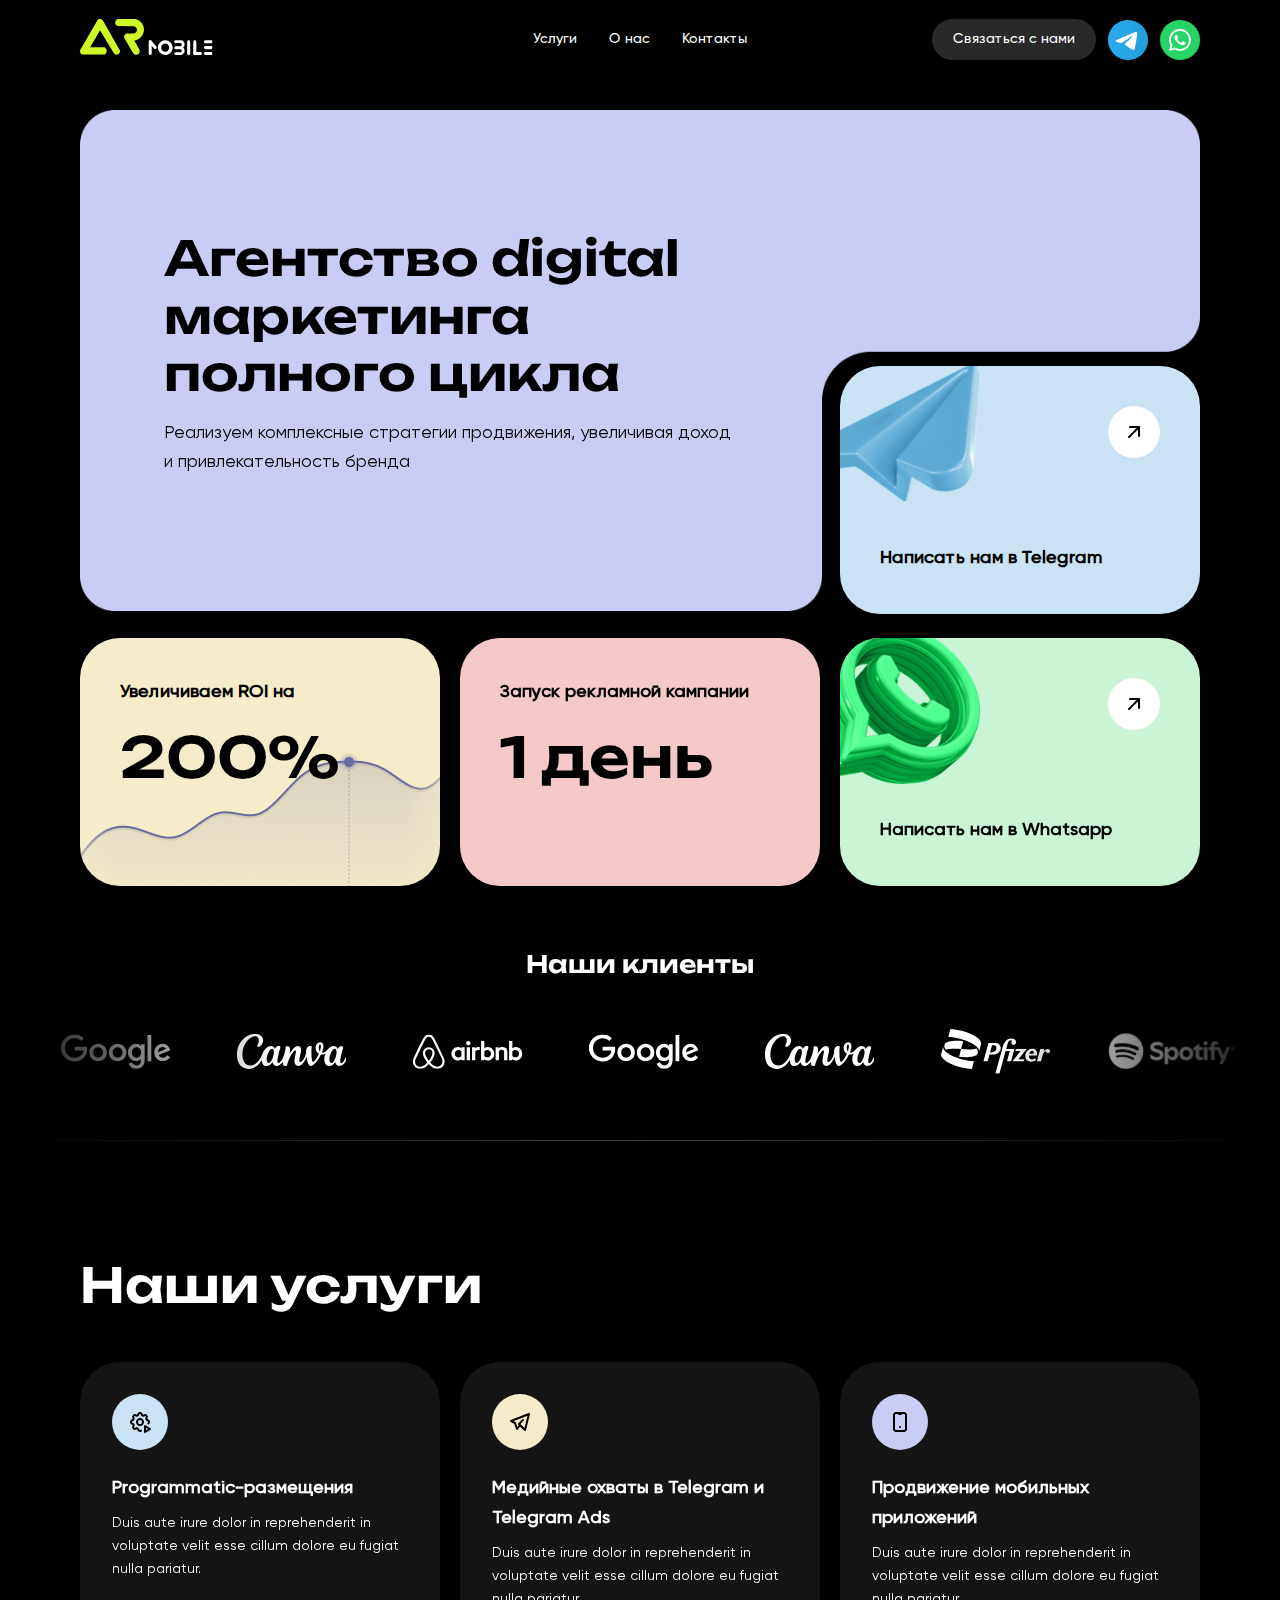
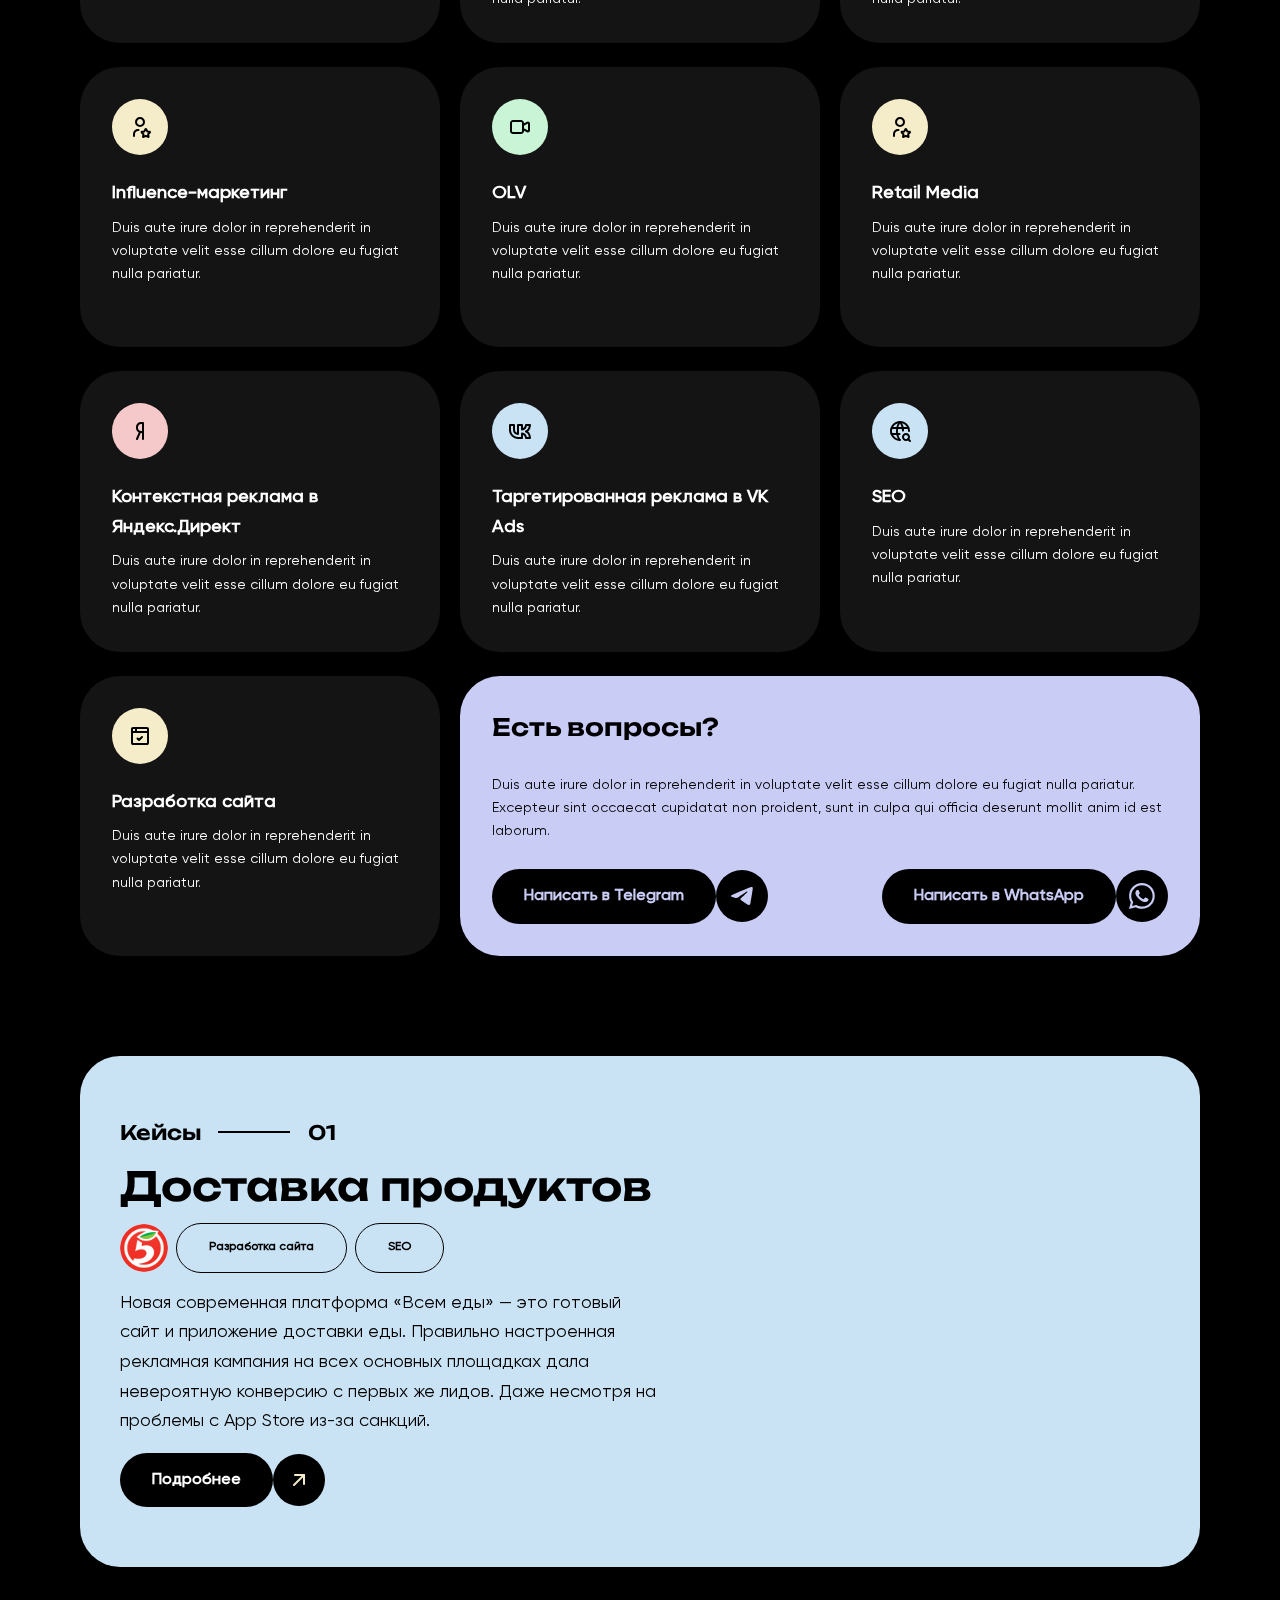
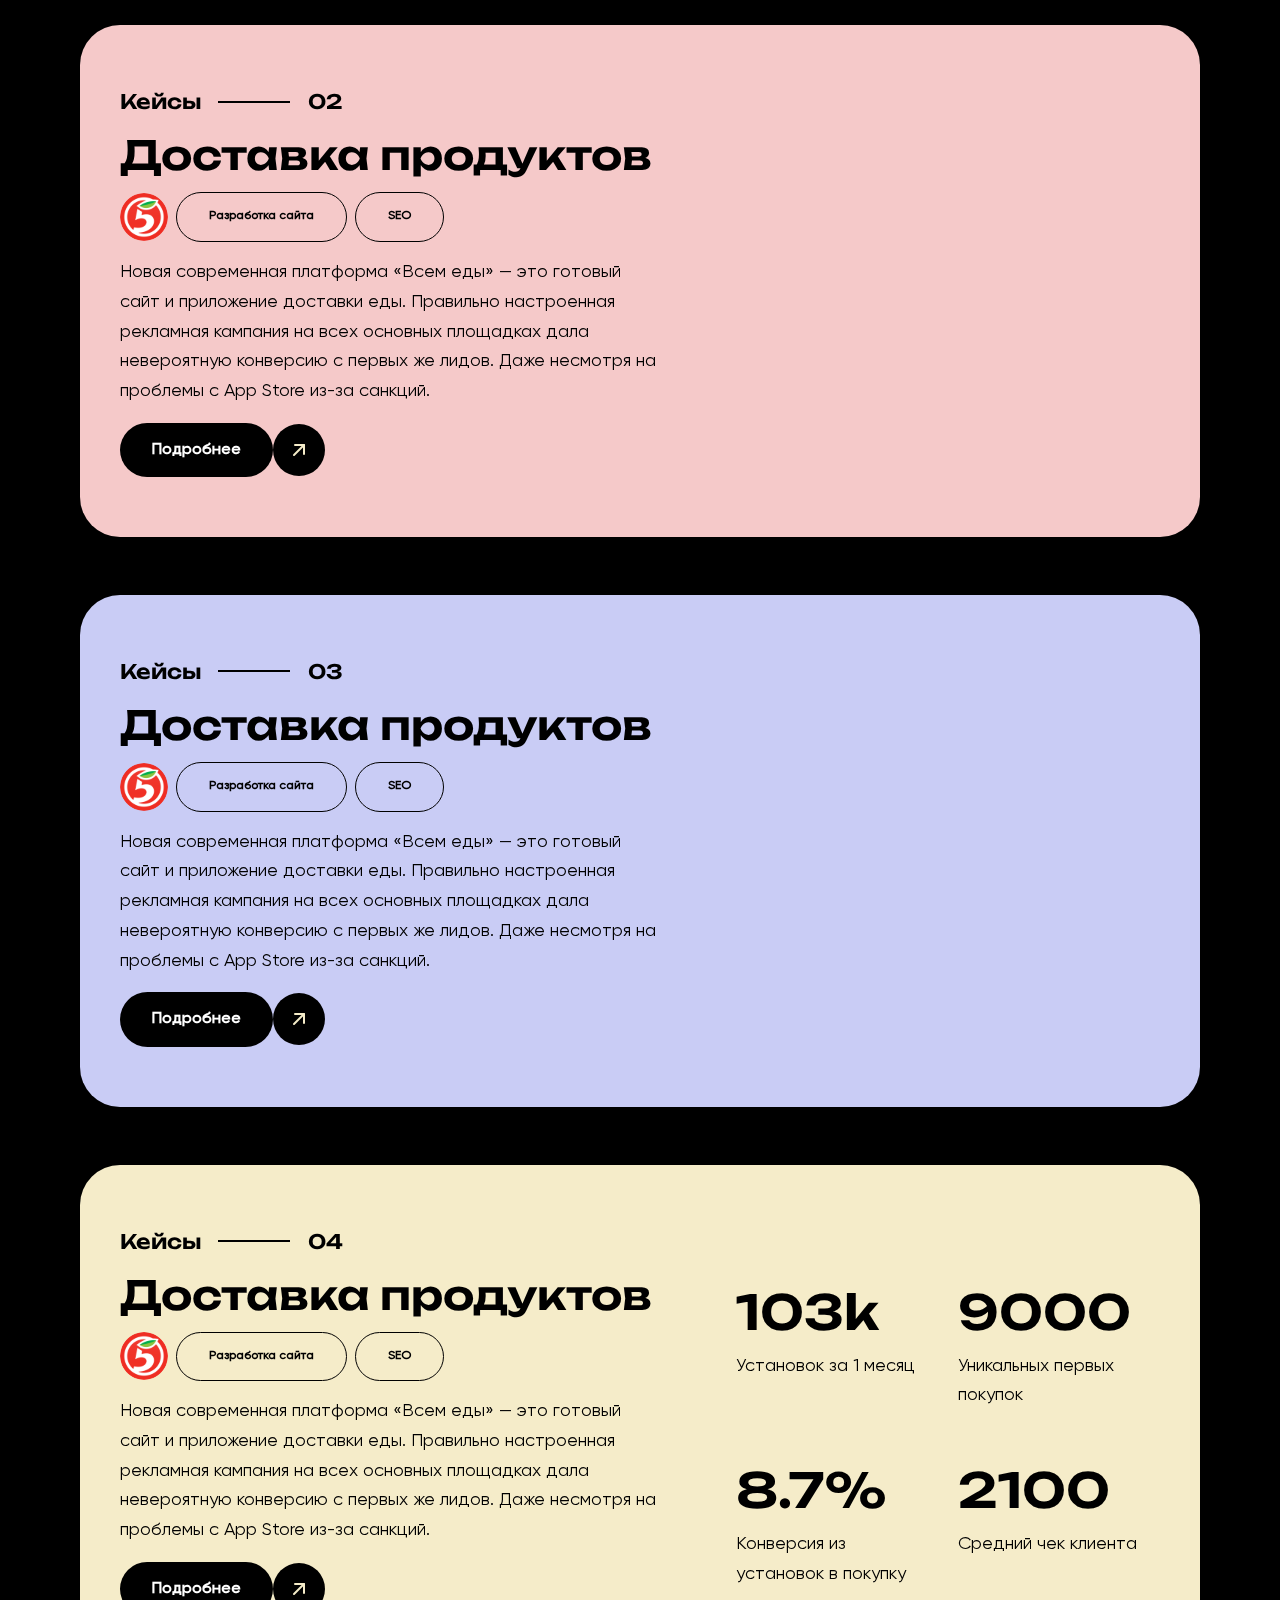
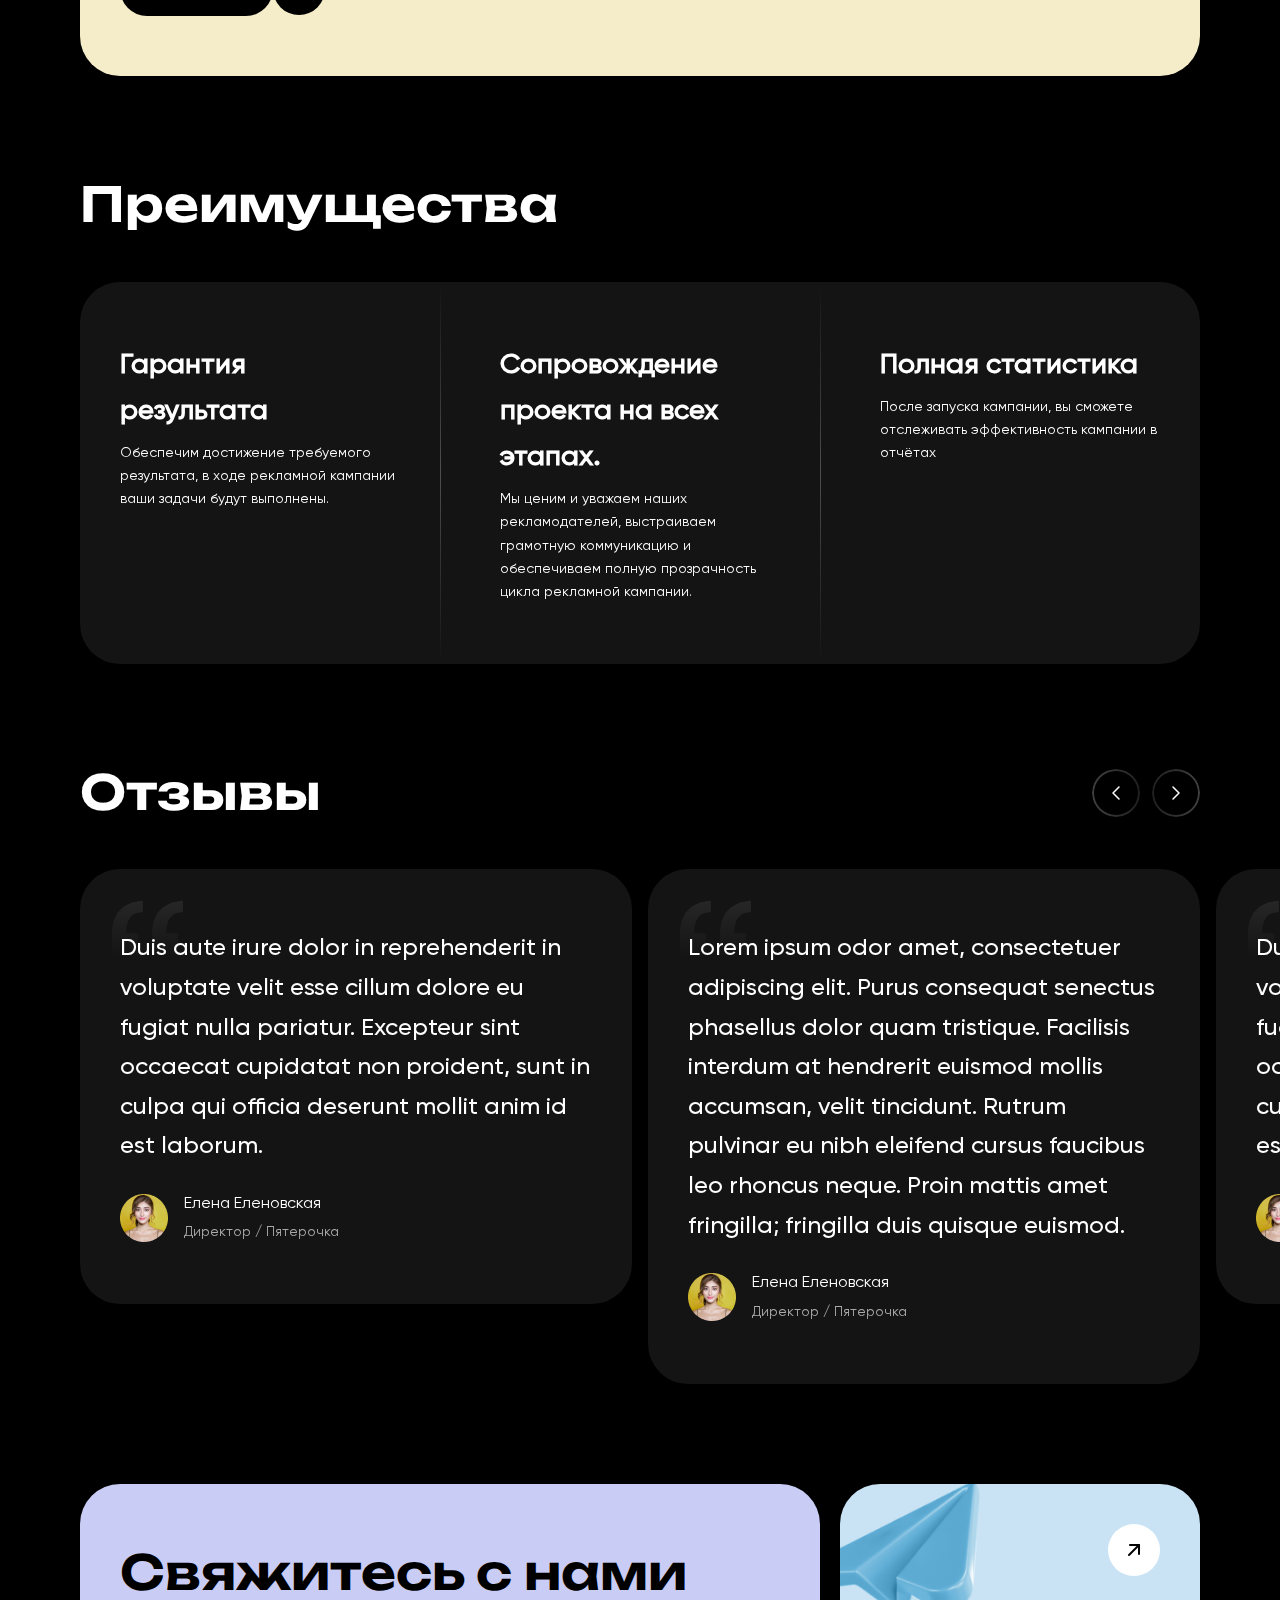
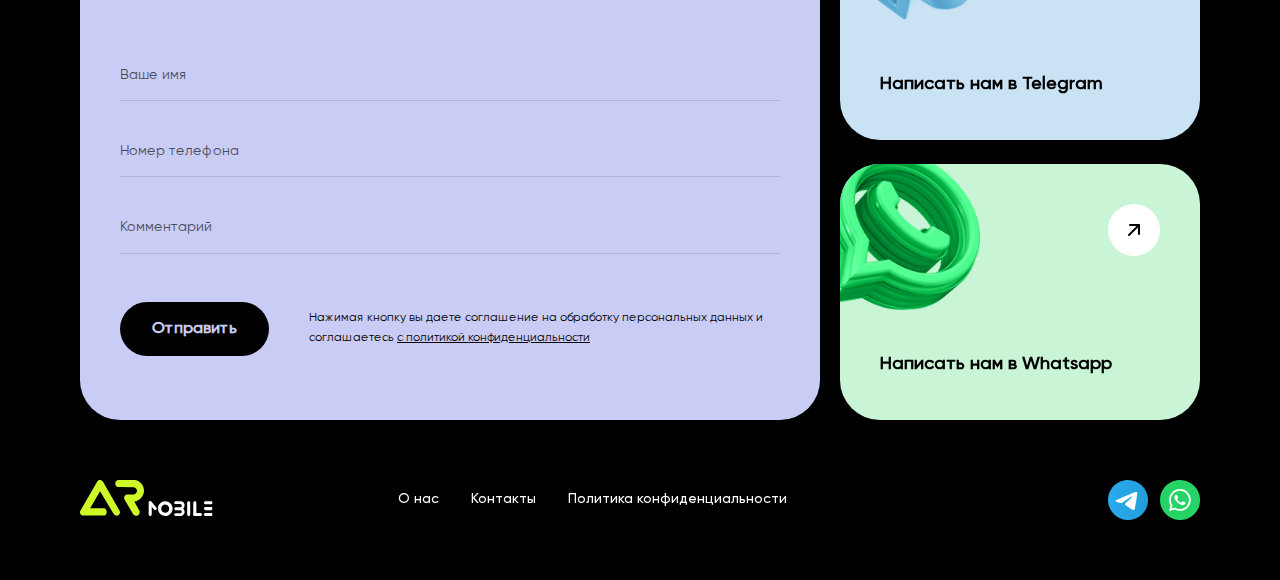
<file: index.html>
<!DOCTYPE html>
<html>

<head>

	<meta charset="utf-8">
	<!-- <base href="/"> -->

	<title>AR Mobile</title>
	<meta name="description" content="">

	<meta name="viewport" content="width=device-width, initial-scale=1.0, minimum-scale=1.0, maximum-scale=1.0, user-scalable=no">

	<link rel="icon" href="images/favicon.png">

	<link rel="stylesheet" href="libs/bootstrap/css/bootstrap-reboot.min.css">
	<link rel="stylesheet" href="libs/bootstrap/css/bootstrap-grid.min.css">
	<link rel="stylesheet" href="libs/swiper/swiper-bundle.min.css">

	<link rel="stylesheet" href="css/main.css">
	<link rel="stylesheet" href="css/media.css">

	<script src="libs/jquery/jquery-3.6.0.min.js" defer></script>
	<script src="libs/swiper/swiper-bundle.min.js" defer></script>
	<script src="libs/gsap/gsap.min.js" defer></script>
	<script src="libs/gsap/ScrollTrigger.min.js" defer></script>
	<script src="libs/input-mask/jquery.maskedinput.min.js" defer></script>
	<script src="js/common.js" defer></script>

</head>

<body>

<div class="app">
	<header>
		<div class="container">
			<div class="row">
				<div class="col">
					<a href="#" class="logo">
						<svg width="133" height="36" viewBox="0 0 133 36" fill="none" xmlns="http://www.w3.org/2000/svg">
							<g clip-path="url(#clip0_222_1810)">
								<path d="M10.1466 28.3502H24.4105C25.0735 28.668 25.637 29.1612 26.0398 29.7763C26.4427 30.3914 26.6695 31.105 26.6958 31.8398C26.7221 32.5746 26.5468 33.3025 26.1889 33.9449C25.8311 34.5872 25.3043 35.1193 24.6657 35.4837H2.24907C1.50009 35.1854 0.870552 34.6482 0.458244 33.9555C-0.355088 32.5512 0.12694 31.12 0.204542 30.8977L17.2785 1.60429C17.4188 1.37298 18.0665 0.362656 19.3156 0.0761247C20.6139 -0.222346 22.0362 0.374594 22.8823 1.60429L39.44 30.3888C40.416 31.9169 40.0473 33.9316 38.6759 34.9733C37.2044 36.091 34.9868 35.7836 33.8362 34.2092L20.0812 11.2867L10.1466 28.3502Z" fill="#CFF828" />
								<path d="M38.034 0.0760101C36.2536 0.592364 35.1015 2.22798 35.2328 3.89643C35.3358 5.21866 36.2297 6.3991 37.5251 6.95426L53.5723 7.20796C55.2139 7.43181 56.5272 8.56152 56.8839 10.0106C57.3316 11.8477 56.1705 13.9325 54.0827 14.5951H47.2075C47.0224 14.613 45.5107 14.7802 44.66 16.1233C44.3309 16.6599 44.1568 17.2771 44.1568 17.9066C44.1568 18.5361 44.3309 19.1533 44.66 19.69L53.3157 34.4643C53.8842 35.1254 54.6706 35.5611 55.5326 35.6925C56.3946 35.8238 57.2752 35.6421 58.0148 35.1803C58.7544 34.7185 59.3042 34.0071 59.5646 33.1749C59.825 32.3428 59.7788 31.4449 59.4343 30.6439L54.3394 21.4734C56.2867 21.1699 58.1265 20.3816 59.6895 19.1811C60.4506 18.5842 62.9189 16.6217 63.7651 13.0625C65.0008 7.86907 61.6833 3.88151 61.4728 3.63825C59.1105 0.895311 56.0586 0.238677 55.1035 0.0715332L38.034 0.0760101Z" fill="#CFF828" />
								<path d="M71.7438 22.754C71.7438 21.91 71.0597 21.2258 70.2157 21.2258C69.3717 21.2258 68.6875 21.91 68.6875 22.754V34.4719C68.6875 35.3159 69.3717 36.0001 70.2157 36.0001C71.0597 36.0001 71.7438 35.3159 71.7438 34.4719V22.754Z" fill="white" />
								<path d="M71.5233 21.7846C70.9813 21.1377 70.0175 21.0527 69.3705 21.5947C68.7236 22.1368 68.6386 23.1006 69.1807 23.7475L73.996 29.4943C74.5381 30.1412 75.5019 30.2263 76.1488 29.6842C76.7957 29.1421 76.8807 28.1783 76.3387 27.5314L71.5233 21.7846Z" fill="white" />
								<path d="M85.2465 21.2273C83.7855 21.2273 82.3572 21.6605 81.1424 22.4723C79.9276 23.284 78.9808 24.4377 78.4217 25.7875C77.8626 27.1373 77.7163 28.6226 78.0013 30.0556C78.2864 31.4886 78.9899 32.8048 80.023 33.8379C81.0561 34.871 82.3724 35.5746 83.8054 35.8596C85.2383 36.1447 86.7236 35.9984 88.0735 35.4393C89.4233 34.8802 90.577 33.9333 91.3887 32.7185C92.2004 31.5037 92.6337 30.0755 92.6337 28.6144C92.6337 26.6552 91.8554 24.7763 90.47 23.3909C89.0847 22.0056 87.2057 21.2273 85.2465 21.2273ZM86.624 32.496C84.4571 33.3124 81.9842 31.9394 81.3649 29.7412C80.7799 27.6608 81.9857 25.3089 84.1198 24.7328C86.1061 24.1971 88.1686 25.3954 88.8774 27.237C89.6519 29.2457 88.6968 31.7141 86.624 32.496Z" fill="white" />
								<path d="M94.1597 22.7555C94.103 21.9914 94.7566 21.2497 95.6147 21.2273H100.456C100.702 21.2168 102.368 21.1765 103.59 22.5003C104.699 23.7061 104.634 25.1701 104.609 25.5581C104.518 26.7372 103.97 27.834 103.081 28.6144C103.242 28.7517 104.77 30.0904 104.609 32.1797C104.537 32.9561 104.256 33.6983 103.794 34.3267C103.332 34.9551 102.708 35.4459 101.989 35.7464C101.588 35.9262 101.153 36.0135 100.714 36.0016C97.5608 36.0016 96.1684 36.0016 95.6401 36.0016H95.6192C94.9999 35.9941 94.0925 35.3464 94.1642 34.4734C94.2164 33.8586 94.7372 33.3109 95.4386 33.1989H100.787C101.108 33.0737 101.38 32.848 101.563 32.5556C101.746 32.2632 101.829 31.9197 101.8 31.5761C101.772 31.2326 101.633 30.9075 101.405 30.6492C101.176 30.3909 100.871 30.2132 100.534 30.1426C98.1577 30.1709 96.3922 30.156 95.6938 30.1426C95.3936 30.1537 95.0983 30.0639 94.8551 29.8874C94.624 29.6923 94.4696 29.4216 94.4193 29.1233C94.3638 28.9056 94.3579 28.6781 94.4021 28.4578C94.4462 28.2374 94.5394 28.0299 94.6746 27.8503C95.1446 27.2683 95.8923 27.334 95.9475 27.34H100.275C100.692 27.3069 101.08 27.1181 101.364 26.8112C101.647 26.5043 101.805 26.1019 101.805 25.6842C101.805 25.2665 101.647 24.8641 101.364 24.5572C101.08 24.2503 100.692 24.0615 100.275 24.0284H95.9475C95.0417 24.2135 94.2209 23.5598 94.1597 22.7555Z" fill="white" />
								<path d="M110.209 22.754C110.209 21.91 109.524 21.2258 108.681 21.2258C107.837 21.2258 107.152 21.91 107.152 22.754V34.4719C107.152 35.3159 107.837 36.0001 108.681 36.0001C109.524 36.0001 110.209 35.3159 110.209 34.4719V22.754Z" fill="white" />
								<path d="M116.322 22.754C116.322 21.91 115.638 21.2258 114.794 21.2258C113.95 21.2258 113.266 21.91 113.266 22.754V34.4719C113.266 35.3159 113.95 36.0001 114.794 36.0001C115.638 36.0001 116.322 35.3159 116.322 34.4719V22.754Z" fill="white" />
								<path d="M120.402 35.9999C121.245 35.9999 121.93 35.3158 121.93 34.4718C121.93 33.6278 121.245 32.9436 120.402 32.9436H114.798C113.954 32.9436 113.27 33.6278 113.27 34.4718C113.27 35.3158 113.954 35.9999 114.798 35.9999H120.402Z" fill="white" />
								<path d="M131.097 36C131.941 36 132.625 35.3158 132.625 34.4718C132.625 33.6278 131.941 32.9436 131.097 32.9436H125.493C124.649 32.9436 123.965 33.6278 123.965 34.4718C123.965 35.3158 124.649 36 125.493 36H131.097Z" fill="white" />
								<path d="M131.097 24.2836C131.941 24.2836 132.625 23.5994 132.625 22.7555C132.625 21.9115 131.941 21.2273 131.097 21.2273H125.493C124.649 21.2273 123.965 21.9115 123.965 22.7555C123.965 23.5994 124.649 24.2836 125.493 24.2836H131.097Z" fill="white" />
								<path d="M131.097 30.1425C131.941 30.1425 132.625 29.4583 132.625 28.6143C132.625 27.7704 131.941 27.0862 131.097 27.0862H125.493C124.649 27.0862 123.965 27.7704 123.965 28.6143C123.965 29.4583 124.649 30.1425 125.493 30.1425H131.097Z" fill="white" />
							</g>
							<defs>
								<clipPath id="clip0_222_1810">
									<rect width="132.627" height="36" fill="white" />
								</clipPath>
							</defs>
						</svg>
					</a>
				</div>
				<div class="col-lg-4 d-none d-lg-flex align-items-center justify-content-center">
					<nav class="nav_widget">
						<ul>
							<li><a href="#">Услуги</a></li>
							<li><a href="#">О нас</a></li>
							<li><a href="#">Контакты</a></li>
						</ul>
					</nav>
				</div>
				<div class="col">
					<div class="d-flex social_widget align-items-center justify-content-end">
						<a href="#" class="btn d-none d-lg-inline contact" data-button="Связаться с нами">Связаться с нами</a>
						<a href="#" class="d-block">
							<svg width="40" height="40" viewBox="0 0 40 40" fill="none" xmlns="http://www.w3.org/2000/svg">
								<g clip-path="url(#clip0_222_1823)">
									<path d="M20.0156 40.0312C31.0699 40.0312 40.0312 31.0699 40.0312 20.0156C40.0312 8.96128 31.0699 0 20.0156 0C8.96128 0 0 8.96128 0 20.0156C0 31.0699 8.96128 40.0312 20.0156 40.0312Z" fill="url(#paint0_linear_222_1823)" />
									<path fill-rule="evenodd" clip-rule="evenodd" d="M9.04164 19.7972C14.8717 17.2407 18.7688 15.5884 20.733 14.7778C26.2825 12.4707 27.436 12.0654 28.1843 12.0342C28.3402 12.0342 28.7143 12.0654 28.9637 12.2524C29.1508 12.4083 29.2131 12.6265 29.2443 12.7824C29.2755 12.9383 29.3066 13.2813 29.2755 13.5618C28.9637 16.7107 27.6854 24.4114 26.9995 27.9344C26.719 29.4309 26.1578 29.9297 25.6278 29.9921C24.4742 30.0856 23.5701 29.2127 22.4477 28.4956C20.7018 27.3421 19.7041 26.625 17.9894 25.5026C16.0253 24.1932 17.3035 23.4761 18.4259 22.3226C18.7065 22.0108 23.8507 17.3654 23.9442 16.929C23.9442 16.8666 23.9754 16.6795 23.8507 16.586C23.726 16.4925 23.5701 16.5237 23.4454 16.5548C23.2583 16.586 20.4524 18.4566 14.9964 22.1355C14.1858 22.6967 13.4688 22.9461 12.814 22.9461C12.097 22.9461 10.7252 22.5408 9.69635 22.1979C8.44927 21.7926 7.45161 21.5743 7.54514 20.8884C7.6075 20.5455 8.10633 20.1714 9.04164 19.7972Z" fill="white" />
								</g>
								<defs>
									<linearGradient id="paint0_linear_222_1823" x1="0" y1="20.0011" x2="40.0022" y2="20.0011" gradientUnits="userSpaceOnUse">
										<stop stop-color="#2AABEE" />
										<stop offset="1" stop-color="#229ED9" />
									</linearGradient>
									<clipPath id="clip0_222_1823">
										<rect width="40" height="40" fill="white" />
									</clipPath>
								</defs>
							</svg>
						</a>
						<a href="#" class="d-block">
							<svg width="40" height="40" viewBox="0 0 40 40" fill="none" xmlns="http://www.w3.org/2000/svg">
								<g clip-path="url(#clip0_222_1828)">
									<path d="M20.0156 40.0312C31.0699 40.0312 40.0312 31.0699 40.0312 20.0156C40.0312 8.96128 31.0699 0 20.0156 0C8.96128 0 0 8.96128 0 20.0156C0 31.0699 8.96128 40.0312 20.0156 40.0312Z" fill="#25D366" />
									<path fill-rule="evenodd" clip-rule="evenodd" d="M19.9481 9C13.9641 9 9.09329 13.8902 9.09075 19.9006C9.09012 21.8219 9.59021 23.6973 10.5403 25.3502L9 31L14.7555 29.484C16.3415 30.3526 18.1267 30.8101 19.9437 30.8107H19.9481C25.9315 30.8107 30.8024 25.9199 30.8049 19.9095C30.8062 16.9967 29.6778 14.2579 27.6279 12.1977C25.578 10.1368 22.8523 9.00127 19.9481 9ZM19.9443 28.9698H19.9481C24.9218 28.9698 28.9702 24.9048 28.9721 19.9089C28.9727 17.488 28.0353 15.2112 26.3313 13.4989C24.628 11.786 22.3623 10.8423 19.952 10.8416C14.9745 10.8416 10.9261 14.9059 10.9242 19.9019C10.9236 21.6135 11.4008 23.2811 12.3039 24.7238L12.5184 25.0667L11.6071 28.4103L15.0221 27.5105L15.3515 27.7068C16.7369 28.532 18.3254 28.9698 19.9443 28.9698ZM24.8977 22.1838C24.6267 22.0474 23.2927 21.3885 23.0439 21.2974C22.7951 21.2063 22.6143 21.161 22.4334 21.4338C22.2525 21.7065 21.7328 22.3202 21.5747 22.5018C21.4167 22.684 21.258 22.7064 20.9871 22.57C20.9427 22.5477 20.8822 22.5213 20.8075 22.4887C20.4255 22.3222 19.672 21.9937 18.8058 21.2178C17.9992 20.4958 17.4547 19.6036 17.2966 19.3309C17.1386 19.0582 17.2795 18.911 17.4159 18.7752C17.4971 18.6942 17.5903 18.5801 17.6837 18.4658C17.7305 18.4085 17.7774 18.3512 17.8227 18.2979C17.9388 18.1618 17.9886 18.0592 18.0568 17.9185C18.0684 17.8946 18.0806 17.8695 18.0937 17.843C18.1839 17.6613 18.1388 17.502 18.0709 17.3657C18.025 17.2736 17.7626 16.6321 17.5275 16.0573C17.4145 15.781 17.3078 15.5201 17.2344 15.3431C17.0399 14.874 16.8428 14.8752 16.6844 14.8761C16.6635 14.8762 16.6433 14.8763 16.6239 14.8753C16.4659 14.867 16.285 14.8658 16.1041 14.8658C15.9233 14.8658 15.6294 14.934 15.3807 15.2067C15.3647 15.2241 15.347 15.2432 15.3277 15.2638C15.0451 15.5665 14.4312 16.2241 14.4312 17.4791C14.4312 18.8097 15.3889 20.0958 15.5355 20.2927L15.5387 20.297C15.5477 20.309 15.5639 20.3324 15.5872 20.3658C15.9145 20.8368 17.6321 23.3084 20.1728 24.4097C20.8201 24.6901 21.3253 24.8577 21.7194 24.9832C22.3693 25.1903 22.9608 25.161 23.4279 25.0909C23.9489 25.0125 25.0329 24.432 25.2588 23.7954C25.4847 23.1594 25.4847 22.614 25.4168 22.4999C25.3622 22.4087 25.2347 22.3468 25.046 22.2551C24.9999 22.2328 24.9502 22.2087 24.8971 22.1819L24.8977 22.1838Z" fill="white" />
								</g>
								<defs>
									<clipPath id="clip0_222_1828">
										<rect width="40" height="40" fill="white" />
									</clipPath>
								</defs>
							</svg>
						</a>
						<button class="menu_button d-flex d-lg-none">
						</button>
					</div>
				</div>
			</div>
		</div>
	</header>
	<aside>
		<div class="container">
			<div class="row">
				<div class="col-12">
					<div class="aside_wrap">
						<nav class="one mb-4">
							<ul>
								<li>
									<a href="">Услуги</a>
								</li>
								<li><a href="#">О нас</a></li>
								<li><a href="#">Контакты</a></li>
							</ul>
						</nav>
						<a href="#" class="btn contact" data-button="Связаться с нами">Связаться с нами</a>
					</div>
				</div>
			</div>
		</div>
		<div class="aside_overlay"></div>
	</aside>
	<main>
		<div class="container">
			<div class="row">
				<div class="col-12">
					<div class="first_screen_home relative">
						<div class="row black_text ">
							<div class="col-xl-8">
								<div class="first_screen_home_widget radius widget h-100">
									<h1 class="two mb-3">Агентство digital маркетинга полного цикла</h1>
									<div class="md_text">Реализуем комплексные стратегии продвижения, увеличивая доход и привлекательность бренда</div>
								</div>
							</div>
							<div class="col-xl-4 d-none d-xl-block">
								<div class="row gy-xxl-3 gy-xl-2">
									<div class="col-12">
										<div class="score_widget d-flex h-100"></div>
									</div>
									<div class="col-12">
										<a href="" class="radius tg_widget bg_widget blue_bg score_widget black_text d-flex flex-column justify-content-between relative">
											<div class="d-flex justify-content-end">
												<div class="lk_btn lkw_btn">
													<svg width="24" height="24" viewBox="0 0 24 24" fill="none" xmlns="http://www.w3.org/2000/svg">
														<path d="M17 7L7 17" stroke="black" stroke-width="2" stroke-linecap="round" stroke-linejoin="round" />
														<path d="M8 7H17V16" stroke="black" stroke-width="2" stroke-linecap="round" stroke-linejoin="round" />
													</svg>
												</div>
											</div>
											<div class="md_text sb_text">Написать нам в Telegram</div>
										</a>
									</div>
								</div>
							</div>
						</div>
					</div>
					<div class="row gy-3 mt-xl-2 mt-lg-1 mt-2">
						<div class="col-xl-4 col-6">
							<div class="radius yellow_bg score_widget score_widget_text black_text relative roi_widget">
								<div class="d-flex flex-column">
									<div class="md_text sb_text mb-3 h-100">Увеличиваем ROI на</div>
									<div class="nm_text">200%</div>
								</div>
							</div>
						</div>
						<div class="col-xl-4 col-6">
							<div class="radius pink_bg score_widget score_widget_text black_text">
								<div class="d-flex flex-column">
									<div class="md_text sb_text mb-3 h-100">Запуск рекламной кампании</div>
									<div class="nm_text">1 день</div>
								</div>
							</div>
						</div>
						<div class="col-xl-4 col-6 d-xl-none d-block">
							<a href="" class="radius tg_widget bg_widget blue_bg score_widget black_text d-flex flex-column justify-content-between relative">
								<div class="d-flex justify-content-end">
									<div class="lk_btn lkw_btn">
										<svg width="24" height="24" viewBox="0 0 24 24" fill="none" xmlns="http://www.w3.org/2000/svg">
											<path d="M17 7L7 17" stroke="black" stroke-width="2" stroke-linecap="round" stroke-linejoin="round" />
											<path d="M8 7H17V16" stroke="black" stroke-width="2" stroke-linecap="round" stroke-linejoin="round" />
										</svg>
									</div>
								</div>
								<div class="md_text sb_text">Написать нам в Telegram</div>
							</a>
						</div>
						<div class="col-xl-4 col-6">
							<a href="" class="radius wa_widget bg_widget green_bg score_widget black_text d-flex flex-column justify-content-between relative">
								<div class="d-flex justify-content-end">
									<div class="lk_btn lkw_btn">
										<svg width="24" height="24" viewBox="0 0 24 24" fill="none" xmlns="http://www.w3.org/2000/svg">
											<path d="M17 7L7 17" stroke="black" stroke-width="2" stroke-linecap="round" stroke-linejoin="round" />
											<path d="M8 7H17V16" stroke="black" stroke-width="2" stroke-linecap="round" stroke-linejoin="round" />
										</svg>
									</div>
								</div>
								<div class="md_text sb_text">Написать нам в Whatsapp</div>
							</a>
						</div>
					</div>
				</div>
			</div>
		</div>
		<section class="slider_layer pt-5 mt-3 overflow-h">
			<div class="container">
				<div class="row">
					<div class="col-12 d-flex justify-content-center">
						<h4 class="mb-3">Наши клиенты</h4>
					</div>
				</div>
				<div class="row">
					<div class="col-12">
						<div class="clients_slider mb-3">
							<div class="swiper-wrapper">
								<div class="swiper-slide">
									<img src="images/pfizer.svg" loading="lazy" alt="">
								</div>
								<div class="swiper-slide">
									<img src="images/spotify.svg" loading="lazy" alt="">
								</div>
								<div class="swiper-slide">
									<img src="images/stripe.svg" loading="lazy" alt="">
								</div>
								<div class="swiper-slide">
									<img src="images/md.png" loading="lazy" alt="">
								</div>
								<div class="swiper-slide">
									<img src="images/google.svg" loading="lazy" alt="">
								</div>
								<div class="swiper-slide">
									<img src="images/canva.svg" loading="lazy" alt="">
								</div>
								<div class="swiper-slide">
									<img src="images/airbnb.svg" loading="lazy" alt="">
								</div>
								<div class="swiper-slide">
									<img src="images/google.svg" loading="lazy" alt="">
								</div>
								<div class="swiper-slide">
									<img src="images/canva.svg" loading="lazy" alt="">
								</div>
							</div>
						</div>
					</div>
				</div>
			</div>
		</section>
		<hr>
		<section>
			<div class="container">
				<div class="row">
					<div class="col-12">
						<h2 class="mb-lg-5 mb-4">Наши услуги</h2>
					</div>
				</div>
				<div class="row gy-lg-4 gy-3">
					<div class="col-xxl-3 col-lg-4 col-sm-6">
						<a href="#" class="service_card radius white_text d-flex flex-column">
							<div class="d-flex flex-sm-column flex-row align-items-center align-items-sm-start mb-3 mb-sm-0">
								<div class="card_icon d-flex align-items-center justify-content-center blue_bg radius50 mb-sm-4">
									<svg width="24" height="24" viewBox="0 0 24 24" fill="none" xmlns="http://www.w3.org/2000/svg">
										<path d="M13 20.693C12.095 21.321 10.64 20.985 10.325 19.683C10.2611 19.4192 10.1358 19.1742 9.95929 18.968C9.7828 18.7618 9.56011 18.6001 9.30935 18.4963C9.05859 18.3924 8.78683 18.3491 8.51621 18.3701C8.24559 18.3911 7.98375 18.4757 7.752 18.617C6.209 19.557 4.442 17.791 5.382 16.247C5.5231 16.0153 5.60755 15.7537 5.62848 15.4832C5.64942 15.2128 5.60624 14.9412 5.50247 14.6906C5.3987 14.44 5.23726 14.2174 5.03127 14.0409C4.82529 13.8645 4.58056 13.7391 4.317 13.675C2.561 13.249 2.561 10.751 4.317 10.325C4.5808 10.2611 4.82578 10.1358 5.032 9.95929C5.23822 9.7828 5.39985 9.56011 5.50375 9.30935C5.60764 9.05859 5.65085 8.78683 5.62987 8.51621C5.60889 8.24559 5.5243 7.98375 5.383 7.752C4.443 6.209 6.209 4.442 7.753 5.382C8.753 5.99 10.049 5.452 10.325 4.317C10.751 2.561 13.249 2.561 13.675 4.317C13.7389 4.5808 13.8642 4.82578 14.0407 5.032C14.2172 5.23822 14.4399 5.39985 14.6907 5.50375C14.9414 5.60764 15.2132 5.65085 15.4838 5.62987C15.7544 5.60889 16.0162 5.5243 16.248 5.383C17.791 4.443 19.558 6.209 18.618 7.753C18.4769 7.98466 18.3924 8.24634 18.3715 8.51677C18.3506 8.78721 18.3938 9.05877 18.4975 9.30938C18.6013 9.55999 18.7627 9.78258 18.9687 9.95905C19.1747 10.1355 19.4194 10.2609 19.683 10.325C21.175 10.687 21.399 12.544 20.357 13.355" stroke="black" stroke-width="2" stroke-linecap="round" stroke-linejoin="round" />
										<path d="M9 12C9 12.7956 9.31607 13.5587 9.87868 14.1213C10.4413 14.6839 11.2044 15 12 15C12.7956 15 13.5587 14.6839 14.1213 14.1213C14.6839 13.5587 15 12.7956 15 12C15 11.2044 14.6839 10.4413 14.1213 9.87868C13.5587 9.31607 12.7956 9 12 9C11.2044 9 10.4413 9.31607 9.87868 9.87868C9.31607 10.4413 9 11.2044 9 12Z" stroke="black" stroke-width="2" stroke-linecap="round" stroke-linejoin="round" />
										<path d="M17 22L22 19L17 16V22Z" stroke="black" stroke-width="2" stroke-linecap="round" stroke-linejoin="round" />
									</svg>
								</div>
								<div class="md_text sb_text mb-sm-2 ">Programmatic-размещения</div>
							</div>
							<div>
								<div>Duis aute irure dolor in reprehenderit in voluptate velit esse cillum dolore eu fugiat nulla pariatur.</div>
							</div>
						</a>
					</div>
					<div class="col-xxl-3 col-lg-4 col-sm-6">
						<a href="#" class="service_card radius white_text d-flex flex-column">
							<div class="d-flex flex-sm-column flex-row align-items-center align-items-sm-start mb-3 mb-sm-0">
								<div class="card_icon d-flex align-items-center justify-content-center yellow_bg radius50 mb-sm-4">
									<svg width="24" height="24" viewBox="0 0 24 24" fill="none" xmlns="http://www.w3.org/2000/svg">
										<path d="M15 10L11 14L17 20L21 4L3 11L7 13L9 19L12 15" stroke="black" stroke-width="2" stroke-linecap="round" stroke-linejoin="round" />
									</svg>
								</div>
								<div class="md_text sb_text mb-sm-2">Медийные охваты в Telegram и Telegram Ads</div>
							</div>
							<div>
								<div>Duis aute irure dolor in reprehenderit in voluptate velit esse cillum dolore eu fugiat nulla pariatur.</div>
							</div>
						</a>
					</div>
					<div class="col-xxl-3 col-lg-4 col-sm-6">
						<a href="#" class="service_card radius white_text d-flex flex-column">
							<div class="d-flex flex-sm-column flex-row align-items-center align-items-sm-start mb-3 mb-sm-0">
								<div class="card_icon d-flex align-items-center justify-content-center purple_bg radius50 mb-sm-4">
									<svg width="24" height="24" viewBox="0 0 24 24" fill="none" xmlns="http://www.w3.org/2000/svg">
										<path d="M6 5C6 4.46957 6.21071 3.96086 6.58579 3.58579C6.96086 3.21071 7.46957 3 8 3H16C16.5304 3 17.0391 3.21071 17.4142 3.58579C17.7893 3.96086 18 4.46957 18 5V19C18 19.5304 17.7893 20.0391 17.4142 20.4142C17.0391 20.7893 16.5304 21 16 21H8C7.46957 21 6.96086 20.7893 6.58579 20.4142C6.21071 20.0391 6 19.5304 6 19V5Z" stroke="black" stroke-width="2" stroke-linecap="round" stroke-linejoin="round" />
										<path d="M11 4H13" stroke="black" stroke-width="2" stroke-linecap="round" stroke-linejoin="round" />
										<path d="M12 17V17.01" stroke="black" stroke-width="2" stroke-linecap="round" stroke-linejoin="round" />
									</svg>
								</div>
								<div class="md_text sb_text mb-sm-2">Продвижение мобильных приложений</div>
							</div>
							<div>
								<div>Duis aute irure dolor in reprehenderit in voluptate velit esse cillum dolore eu fugiat nulla pariatur.</div>
							</div>
						</a>
					</div>
					<div class="col-xxl-3 col-lg-4 col-sm-6">
						<a href="#" class="service_card radius white_text d-flex flex-column">
							<div class="d-flex flex-sm-column flex-row align-items-center align-items-sm-start mb-3 mb-sm-0">
								<div class="card_icon d-flex align-items-center justify-content-center yellow_bg radius50 mb-sm-4">
									<svg width="24" height="24" viewBox="0 0 24 24" fill="none" xmlns="http://www.w3.org/2000/svg">
										<path d="M8 7C8 8.06087 8.42143 9.07828 9.17157 9.82843C9.92172 10.5786 10.9391 11 12 11C13.0609 11 14.0783 10.5786 14.8284 9.82843C15.5786 9.07828 16 8.06087 16 7C16 5.93913 15.5786 4.92172 14.8284 4.17157C14.0783 3.42143 13.0609 3 12 3C10.9391 3 9.92172 3.42143 9.17157 4.17157C8.42143 4.92172 8 5.93913 8 7Z" stroke="black" stroke-width="2" stroke-linecap="round" stroke-linejoin="round" />
										<path d="M6 21V19C6 17.9391 6.42143 16.9217 7.17157 16.1716C7.92172 15.4214 8.93913 15 10 15H10.5" stroke="black" stroke-width="2" stroke-linecap="round" stroke-linejoin="round" />
										<path d="M17.7983 20.817L15.6263 21.955C15.5618 21.9885 15.4893 22.0035 15.4168 21.9982C15.3444 21.9929 15.2748 21.9676 15.2159 21.9251C15.157 21.8826 15.111 21.8245 15.0832 21.7574C15.0554 21.6903 15.0467 21.6167 15.0583 21.545L15.4733 19.134L13.7163 17.427C13.6638 17.3763 13.6267 17.3119 13.6091 17.2411C13.5915 17.1703 13.5942 17.096 13.6168 17.0266C13.6395 16.9573 13.6811 16.8957 13.7371 16.8489C13.7931 16.8021 13.861 16.772 13.9333 16.762L16.3613 16.41L17.4473 14.217C17.4798 14.1517 17.5298 14.0967 17.5918 14.0583C17.6538 14.0199 17.7253 13.9995 17.7983 13.9995C17.8712 13.9995 17.9427 14.0199 18.0047 14.0583C18.0667 14.0967 18.1168 14.1517 18.1493 14.217L19.2353 16.41L21.6633 16.762C21.7353 16.7723 21.803 16.8027 21.8587 16.8495C21.9144 16.8963 21.9559 16.9578 21.9785 17.027C22.0011 17.0962 22.0039 17.1703 21.9865 17.241C21.9691 17.3117 21.9323 17.3761 21.8803 17.427L20.1233 19.134L20.5373 21.544C20.5497 21.6158 20.5417 21.6898 20.5143 21.7573C20.4868 21.8249 20.4409 21.8834 20.3819 21.9262C20.3228 21.969 20.253 21.9944 20.1802 21.9995C20.1074 22.0046 20.0347 21.9891 19.9703 21.955L17.7983 20.817Z" stroke="black" stroke-width="2" stroke-linecap="round" stroke-linejoin="round" />
									</svg>
								</div>
								<div class="md_text sb_text mb-sm-2">Influence-маркетинг</div>
							</div>
							<div>
								<div>Duis aute irure dolor in reprehenderit in voluptate velit esse cillum dolore eu fugiat nulla pariatur.</div>
							</div>
						</a>
					</div>
					<div class="col-xxl-3 col-lg-4 col-sm-6">
						<a href="#" class="service_card radius white_text d-flex flex-column">
							<div class="d-flex flex-sm-column flex-row align-items-center align-items-sm-start mb-3 mb-sm-0">
								<div class="card_icon d-flex align-items-center justify-content-center green_bg radius50 mb-sm-4">
									<svg width="24" height="24" viewBox="0 0 24 24" fill="none" xmlns="http://www.w3.org/2000/svg">
										<path d="M15 10L19.553 7.724C19.7054 7.64783 19.8748 7.61188 20.045 7.61954C20.2152 7.62721 20.3806 7.67824 20.5256 7.7678C20.6706 7.85736 20.7902 7.98247 20.8733 8.13127C20.9563 8.28006 20.9999 8.44761 21 8.618V15.382C20.9999 15.5524 20.9563 15.7199 20.8733 15.8687C20.7902 16.0175 20.6706 16.1426 20.5256 16.2322C20.3806 16.3218 20.2152 16.3728 20.045 16.3805C19.8748 16.3881 19.7054 16.3522 19.553 16.276L15 14V10Z" stroke="black" stroke-width="2" stroke-linecap="round" stroke-linejoin="round" />
										<path d="M3 8C3 7.46957 3.21071 6.96086 3.58579 6.58579C3.96086 6.21071 4.46957 6 5 6H13C13.5304 6 14.0391 6.21071 14.4142 6.58579C14.7893 6.96086 15 7.46957 15 8V16C15 16.5304 14.7893 17.0391 14.4142 17.4142C14.0391 17.7893 13.5304 18 13 18H5C4.46957 18 3.96086 17.7893 3.58579 17.4142C3.21071 17.0391 3 16.5304 3 16V8Z" stroke="black" stroke-width="2" stroke-linecap="round" stroke-linejoin="round" />
									</svg>
								</div>
								<div class="md_text sb_text mb-sm-2">OLV</div>
							</div>
							<div>
								<div>Duis aute irure dolor in reprehenderit in voluptate velit esse cillum dolore eu fugiat nulla pariatur.</div>
							</div>
						</a>
					</div>
					<div class="col-xxl-3 col-lg-4 col-sm-6">
						<a href="#" class="service_card radius white_text d-flex flex-column">
							<div class="d-flex flex-sm-column flex-row align-items-center align-items-sm-start mb-3 mb-sm-0">
								<div class="card_icon d-flex align-items-center justify-content-center yellow_bg radius50 mb-sm-4">
									<svg width="24" height="24" viewBox="0 0 24 24" fill="none" xmlns="http://www.w3.org/2000/svg">
										<path d="M8 7C8 8.06087 8.42143 9.07828 9.17157 9.82843C9.92172 10.5786 10.9391 11 12 11C13.0609 11 14.0783 10.5786 14.8284 9.82843C15.5786 9.07828 16 8.06087 16 7C16 5.93913 15.5786 4.92172 14.8284 4.17157C14.0783 3.42143 13.0609 3 12 3C10.9391 3 9.92172 3.42143 9.17157 4.17157C8.42143 4.92172 8 5.93913 8 7Z" stroke="black" stroke-width="2" stroke-linecap="round" stroke-linejoin="round" />
										<path d="M6 21V19C6 17.9391 6.42143 16.9217 7.17157 16.1716C7.92172 15.4214 8.93913 15 10 15H10.5" stroke="black" stroke-width="2" stroke-linecap="round" stroke-linejoin="round" />
										<path d="M17.7983 20.817L15.6263 21.955C15.5618 21.9885 15.4893 22.0035 15.4168 21.9982C15.3444 21.9929 15.2748 21.9676 15.2159 21.9251C15.157 21.8826 15.111 21.8245 15.0832 21.7574C15.0554 21.6903 15.0467 21.6167 15.0583 21.545L15.4733 19.134L13.7163 17.427C13.6638 17.3763 13.6267 17.3119 13.6091 17.2411C13.5915 17.1703 13.5942 17.096 13.6168 17.0266C13.6395 16.9573 13.6811 16.8957 13.7371 16.8489C13.7931 16.8021 13.861 16.772 13.9333 16.762L16.3613 16.41L17.4473 14.217C17.4798 14.1517 17.5298 14.0967 17.5918 14.0583C17.6538 14.0199 17.7253 13.9995 17.7983 13.9995C17.8712 13.9995 17.9427 14.0199 18.0047 14.0583C18.0667 14.0967 18.1168 14.1517 18.1493 14.217L19.2353 16.41L21.6633 16.762C21.7353 16.7723 21.803 16.8027 21.8587 16.8495C21.9144 16.8963 21.9559 16.9578 21.9785 17.027C22.0011 17.0962 22.0039 17.1703 21.9865 17.241C21.9691 17.3117 21.9323 17.3761 21.8803 17.427L20.1233 19.134L20.5373 21.544C20.5497 21.6158 20.5417 21.6898 20.5143 21.7573C20.4868 21.8249 20.4409 21.8834 20.3819 21.9262C20.3228 21.969 20.253 21.9944 20.1802 21.9995C20.1074 22.0046 20.0347 21.9891 19.9703 21.955L17.7983 20.817Z" stroke="black" stroke-width="2" stroke-linecap="round" stroke-linejoin="round" />
									</svg>
								</div>
								<div class="md_text sb_text mb-sm-2">Retail Media</div>
							</div>
							<div>
								<div>Duis aute irure dolor in reprehenderit in voluptate velit esse cillum dolore eu fugiat nulla pariatur.</div>
							</div>
						</a>
					</div>
					<div class="col-xxl-3 col-lg-4 col-sm-6">
						<a href="#" class="service_card radius white_text d-flex flex-column">
							<div class="d-flex flex-sm-column flex-row align-items-center align-items-sm-start mb-3 mb-sm-0">
								<div class="card_icon d-flex align-items-center justify-content-center pink_bg radius50 mb-sm-4">
									<svg width="24" height="24" viewBox="0 0 24 24" fill="none" xmlns="http://www.w3.org/2000/svg">
										<path d="M15 20V4H13C11.9391 4 10.9217 4.42143 10.1716 5.17157C9.42143 5.92172 9 6.93913 9 8V9C9 10.0609 9.42143 11.0783 10.1716 11.8284C10.9217 12.5786 11.9391 13 13 13H15" stroke="black" stroke-width="2" stroke-linecap="round" stroke-linejoin="round" />
										<path d="M9 20L12 13" stroke="black" stroke-width="2" stroke-linecap="round" stroke-linejoin="round" />
									</svg>
								</div>
								<div class="md_text sb_text mb-sm-2">Контекстная реклама в Яндекс.Директ</div>
							</div>
							<div>
								<div>Duis aute irure dolor in reprehenderit in voluptate velit esse cillum dolore eu fugiat nulla pariatur.</div>
							</div>
						</a>
					</div>
					<div class="col-xxl-3 col-lg-4 col-sm-6">
						<a href="#" class="service_card radius white_text d-flex flex-column">
							<div class="d-flex flex-sm-column flex-row align-items-center align-items-sm-start mb-3 mb-sm-0">
								<div class="card_icon d-flex align-items-center justify-content-center blue_bg radius50 mb-sm-4">
									<svg width="24" height="24" viewBox="0 0 24 24" fill="none" xmlns="http://www.w3.org/2000/svg">
										<path d="M14 19H10C7.87827 19 5.84344 18.1571 4.34315 16.6569C2.84285 15.1566 2 13.1217 2 11V6H6V11C6 12.0609 6.42143 13.0783 7.17157 13.8284C7.92172 14.5786 8.93913 15 10 15V6H14V10.5H14.03C15.126 10.3632 16.1343 9.83086 16.8654 9.00292C17.5965 8.17498 18 7.10852 18 6.004H22L21.658 7.715C21.4532 8.73909 21.0171 9.70286 20.3832 10.5328C19.7493 11.3628 18.9341 12.037 18 12.504C18.9083 12.8066 19.7186 13.3479 20.346 14.0711C20.9734 14.7944 21.3947 15.673 21.566 16.615L22 19.004H18C18 17.8995 17.5965 16.833 16.8654 16.0051C16.1343 15.1771 15.126 14.6448 14.03 14.508V19.008L14 19Z" stroke="black" stroke-width="2" stroke-linecap="round" stroke-linejoin="round" />
									</svg>
								</div>
								<div class="md_text sb_text mb-sm-2">Таргетированная реклама
									в VK Ads</div>
							</div>
							<div>
								<div>Duis aute irure dolor in reprehenderit in voluptate velit esse cillum dolore eu fugiat nulla pariatur.</div>
							</div>
						</a>
					</div>
					<div class="col-xxl-3 col-lg-4 col-sm-6">
						<a href="#" class="service_card radius white_text d-flex flex-column">
							<div class="d-flex flex-sm-column flex-row align-items-center align-items-sm-start mb-3 mb-sm-0">
								<div class="card_icon d-flex align-items-center justify-content-center blue_bg radius50 mb-sm-4">
									<svg width="24" height="24" viewBox="0 0 24 24" fill="none" xmlns="http://www.w3.org/2000/svg">
										<path d="M21 12C21 10.22 20.4722 8.47991 19.4832 6.99987C18.4943 5.51983 17.0887 4.36628 15.4442 3.68509C13.7996 3.0039 11.99 2.82567 10.2442 3.17294C8.49836 3.5202 6.89472 4.37737 5.63604 5.63604C4.37737 6.89472 3.5202 8.49836 3.17294 10.2442C2.82567 11.99 3.0039 13.7996 3.68509 15.4442C4.36628 17.0887 5.51983 18.4943 6.99987 19.4832C8.47991 20.4722 10.22 21 12 21" stroke="black" stroke-width="2" stroke-linecap="round" stroke-linejoin="round" />
										<path d="M3.60156 9H20.4016" stroke="black" stroke-width="2" stroke-linecap="round" stroke-linejoin="round" />
										<path d="M3.60156 15H11.5016" stroke="black" stroke-width="2" stroke-linecap="round" stroke-linejoin="round" />
										<path d="M11.4997 3C9.81501 5.69961 8.92188 8.81787 8.92188 12C8.92188 15.1821 9.81501 18.3004 11.4997 21" stroke="black" stroke-width="2" stroke-linecap="round" stroke-linejoin="round" />
										<path d="M12.5 3C14.1172 5.58974 15.0064 8.56754 15.074 11.62" stroke="black" stroke-width="2" stroke-linecap="round" stroke-linejoin="round" />
										<path d="M15 18C15 18.7956 15.3161 19.5587 15.8787 20.1213C16.4413 20.6839 17.2044 21 18 21C18.7956 21 19.5587 20.6839 20.1213 20.1213C20.6839 19.5587 21 18.7956 21 18C21 17.2044 20.6839 16.4413 20.1213 15.8787C19.5587 15.3161 18.7956 15 18 15C17.2044 15 16.4413 15.3161 15.8787 15.8787C15.3161 16.4413 15 17.2044 15 18Z" stroke="black" stroke-width="2" stroke-linecap="round" stroke-linejoin="round" />
										<path d="M20.1992 20.2L21.9992 22" stroke="black" stroke-width="2" stroke-linecap="round" stroke-linejoin="round" />
									</svg>
								</div>
								<div class="md_text sb_text mb-sm-2">SEO</div>
							</div>
							<div>
								<div>Duis aute irure dolor in reprehenderit in voluptate velit esse cillum dolore eu fugiat nulla pariatur.</div>
							</div>
						</a>
					</div>
					<div class="col-xxl-3 col-lg-4 col-sm-6">
						<a href="#" class="service_card radius white_text d-flex flex-column">
							<div class="d-flex flex-sm-column flex-row align-items-center align-items-sm-start mb-3 mb-sm-0">
								<div class="card_icon d-flex align-items-center justify-content-center yellow_bg radius50 mb-sm-4">
									<svg width="24" height="24" viewBox="0 0 24 24" fill="none" xmlns="http://www.w3.org/2000/svg">
										<path d="M4 5C4 4.73478 4.10536 4.48043 4.29289 4.29289C4.48043 4.10536 4.73478 4 5 4H19C19.2652 4 19.5196 4.10536 19.7071 4.29289C19.8946 4.48043 20 4.73478 20 5V19C20 19.2652 19.8946 19.5196 19.7071 19.7071C19.5196 19.8946 19.2652 20 19 20H5C4.73478 20 4.48043 19.8946 4.29289 19.7071C4.10536 19.5196 4 19.2652 4 19V5Z" stroke="black" stroke-width="2" stroke-linecap="round" stroke-linejoin="round" />
										<path d="M4 8H20" stroke="black" stroke-width="2" stroke-linecap="round" stroke-linejoin="round" />
										<path d="M8 4V8" stroke="black" stroke-width="2" stroke-linecap="round" stroke-linejoin="round" />
										<path d="M9.5 14.5L11 16L14 13" stroke="black" stroke-width="2" stroke-linecap="round" stroke-linejoin="round" />
									</svg>
								</div>
								<div class="md_text sb_text mb-sm-2">Разработка сайта</div>
							</div>
							<div>
								<div>Duis aute irure dolor in reprehenderit in voluptate velit esse cillum dolore eu fugiat nulla pariatur.</div>
							</div>
						</a>
					</div>
					<div class="col d-lg-block d-none">
						<div class="service_card radius d-flex flex-column black_text justify-content-between purple_bg">
							<div class="four mb-0">Есть вопросы?</div>
							<div class="rg_text">Duis aute irure dolor in reprehenderit in voluptate velit esse cillum dolore eu fugiat nulla pariatur. Excepteur sint occaecat cupidatat non proident, sunt in culpa qui officia deserunt mollit anim id est laborum.</div>
							<div class="d-flex justify-content-between align-items-center">
								<a href class="d-flex align-items-center btn_group">
									<div class="btn tr_btn">Написать в Telegram</div>
									<div class="lk_btn">
										<svg width="22" height="18" viewBox="0 0 22 18" fill="none" xmlns="http://www.w3.org/2000/svg">
											<path fill-rule="evenodd" clip-rule="evenodd" d="M1.50257 7.79736C7.33266 5.24085 11.2298 3.58847 13.1939 2.77787C18.7434 0.47078 19.897 0.0654787 20.6452 0.0343018C20.8011 0.0343018 21.1752 0.0654789 21.4246 0.25254C21.6117 0.408425 21.674 0.626664 21.7052 0.782548C21.7364 0.938433 21.7676 1.28138 21.7364 1.56197C21.4246 4.71084 20.1464 12.4115 19.4605 15.9345C19.1799 17.431 18.6187 17.9299 18.0887 17.9922C16.9352 18.0857 16.031 17.2128 14.9087 16.4957C13.1627 15.3422 12.1651 14.6251 10.4504 13.5027C8.48621 12.1933 9.76446 11.4762 10.8868 10.3227C11.1674 10.0109 16.3116 5.36556 16.4051 4.92908C16.4051 4.86673 16.4363 4.67966 16.3116 4.58613C16.1869 4.4926 16.031 4.52378 15.9063 4.55496C15.7193 4.58613 12.9133 6.45675 7.45737 10.1356C6.64677 10.6968 5.9297 10.9462 5.27498 10.9462C4.55791 10.9462 3.18613 10.5409 2.15729 10.198C0.910212 9.79268 -0.0874501 9.57444 0.00608066 8.88855C0.0684345 8.5456 0.567265 8.17148 1.50257 7.79736Z" fill="#C9CCF5" />
										</svg>
									</div>
								</a>
								<a href="" class="d-flex align-items-center btn_group">
									<div class="btn tr_btn">Написать в WhatsApp</div>
									<div class="lk_btn">
										<svg width="26" height="26" viewBox="0 0 26 26" fill="none" xmlns="http://www.w3.org/2000/svg">
											<path fill-rule="evenodd" clip-rule="evenodd" d="M12.9387 0C5.86671 0 0.110254 5.77928 0.107254 12.8825C0.106504 15.1531 0.697526 17.3695 1.82032 19.323L0 26L6.802 24.2084C8.67632 25.2349 10.7861 25.7756 12.9335 25.7763H12.9387C20.01 25.7763 25.7664 19.9963 25.7694 12.8931C25.7709 9.45064 24.4374 6.21382 22.0148 3.77905C19.5922 1.34353 16.3708 0.0015062 12.9387 0ZM12.9342 23.6006H12.9387C18.8167 23.6006 23.6011 18.7966 23.6034 12.8923C23.6041 10.0313 22.4963 7.34046 20.4825 5.31688C18.4694 3.29255 15.7918 2.17721 12.9432 2.17646C7.06076 2.17646 2.27633 6.97972 2.27408 12.884C2.27333 14.9068 2.83735 16.8777 3.90464 18.5827L4.15815 18.9879L3.08111 22.9394L7.11701 21.876L7.50628 22.108C9.14359 23.0832 11.0209 23.6006 12.9342 23.6006ZM18.7882 15.5809C18.4679 15.4197 16.8914 14.641 16.5974 14.5333C16.3033 14.4256 16.0896 14.3721 15.8758 14.6945C15.6621 15.0168 15.0478 15.742 14.861 15.9567C14.6743 16.1721 14.4868 16.1984 14.1665 16.0373C14.1141 16.0109 14.0426 15.9797 13.9543 15.9412C13.5029 15.7444 12.6124 15.3562 11.5887 14.4392C10.6354 13.5859 9.99187 12.5316 9.80511 12.2092C9.61835 11.8869 9.78486 11.713 9.94611 11.5525C10.042 11.4568 10.1522 11.3219 10.2625 11.1869C10.3179 11.1191 10.3733 11.0514 10.4269 10.9885C10.564 10.8276 10.6229 10.7063 10.7035 10.5401C10.7173 10.5118 10.7316 10.4821 10.7471 10.4508C10.8536 10.2361 10.8004 10.0479 10.7201 9.88669C10.6659 9.77784 10.3558 9.01972 10.0779 8.34039C9.94439 8.0139 9.81828 7.70561 9.73161 7.49635C9.50164 6.94204 9.26875 6.94337 9.08157 6.94444C9.05691 6.94458 9.03304 6.94472 9.01008 6.94358C8.82332 6.93379 8.60957 6.93228 8.39581 6.93228C8.18205 6.93228 7.83479 7.01286 7.54078 7.33519C7.52198 7.3558 7.50099 7.37828 7.47818 7.40271C7.14425 7.7604 6.41874 8.53754 6.41874 10.0207C6.41874 11.5933 7.55051 13.1132 7.72375 13.3459L7.72753 13.3509C7.73818 13.3652 7.75737 13.3928 7.78487 13.4324C8.17166 13.989 10.2015 16.91 13.2042 18.2114C13.9693 18.5428 14.5663 18.7409 15.0321 18.8892C15.8001 19.134 16.4991 19.0994 17.0511 19.0165C17.6669 18.9239 18.9479 18.2378 19.215 17.4855C19.482 16.7339 19.482 16.0892 19.4017 15.9544C19.3372 15.8467 19.1864 15.7735 18.9634 15.6652C18.909 15.6387 18.8503 15.6102 18.7874 15.5786L18.7882 15.5809Z" fill="#C9CCF5" />
										</svg>
									</div>
								</a>
							</div>
						</div>
					</div>
				</div>
			</div>
		</section>
		<section class="s-cards">
			<div class="container">
				<div class="row">
					<div class="col-12">
						<div class="stack-cards js-stack-cards" id="cards">
							<div class="card js-stack-cards__item radius blue_bg d-flex flex-column justify-content-lg-center justify-content-start">
								<div class="card_wrapper black_text d-flex flex-column justify-content-between">
									<div class="d-flex justify-content-between flex-lg-row flex-column">
										<div>
											<div>
												<div class="five mb-xxl-3 mb-lg-1 mb-2">
													<span>Кейсы</span>
													<span>01</span>
												</div>
												<div class="three mb-xxl-3 mb-lg-1 mb-2">Доставка продуктов</div>
												<div class="tag_cloud d-flex align-items-center mb-xxl-5 mb-lg-3 mb-3">
													<img src="images/5ka.svg" loading="lazy" alt="">
													<div class="btn">Разработка сайта</div>
													<div class="btn">SEO</div>
												</div>
											</div>
											<div class="md_text mb-xxl-5 mb-lg-3 mb-3">
												Новая современная платформа «Всем еды» — это готовый сайт и приложение доставки еды. Правильно настроенная рекламная кампания на всех основных площадках дала невероятную конверсию с первых же лидов. Даже несмотря на проблемы с App Store из-за санкций.
											</div>
											<div class="d-none d-lg-block">
												<a href="" class="d-flex align-items-center btn_group">
													<div class="btn tr_btn">Подробнее</div>
													<div class="lk_btn tr_btn mix_color">
														<svg width="24" height="24" viewBox="0 0 24 24" fill="none" xmlns="http://www.w3.org/2000/svg">
															<path d="M17 7L7 17" stroke="#F5ECC9" stroke-width="2" stroke-linecap="round" stroke-linejoin="round" />
															<path d="M8 7H17V16" stroke="#F5ECC9" stroke-width="2" stroke-linecap="round" stroke-linejoin="round" />
														</svg>
													</div>
												</a>
											</div>
										</div>
										<div class="grid_two mt-lg-5 mt-0">

										</div>
									</div>
								</div>
							</div>
							<div class="card js-stack-cards__item radius pink_bg d-flex flex-column justify-content-lg-center justify-content-start">
								<div class="card_wrapper black_text d-flex flex-column justify-content-between">
									<div class="d-flex justify-content-between flex-lg-row flex-column">
										<div>
											<div>
												<div class="five mb-xxl-3 mb-lg-1 mb-2">
													<span>Кейсы</span>
													<span>02</span>
												</div>
												<div class="three mb-xxl-3 mb-lg-1 mb-2">Доставка продуктов</div>
												<div class="tag_cloud d-flex align-items-center mb-xxl-5 mb-lg-3 mb-3">
													<img src="images/5ka.svg" loading="lazy" alt="">
													<div class="btn">Разработка сайта</div>
													<div class="btn">SEO</div>
												</div>
											</div>
											<div class="md_text mb-xxl-5 mb-lg-3 mb-3">
												Новая современная платформа «Всем еды» — это готовый сайт и приложение доставки еды. Правильно настроенная рекламная кампания на всех основных площадках дала невероятную конверсию с первых же лидов. Даже несмотря на проблемы с App Store из-за санкций.
											</div>
											<div class="d-none d-lg-block">
												<a href="" class="d-flex align-items-center btn_group">
													<div class="btn tr_btn">Подробнее</div>
													<div class="lk_btn tr_btn mix_color">
														<svg width="24" height="24" viewBox="0 0 24 24" fill="none" xmlns="http://www.w3.org/2000/svg">
															<path d="M17 7L7 17" stroke="#F5ECC9" stroke-width="2" stroke-linecap="round" stroke-linejoin="round" />
															<path d="M8 7H17V16" stroke="#F5ECC9" stroke-width="2" stroke-linecap="round" stroke-linejoin="round" />
														</svg>
													</div>
												</a>
											</div>
										</div>
										<div class="grid_two mt-lg-5 mt-0">

										</div>
									</div>
								</div>
							</div>
							<div class="card js-stack-cards__item radius purple_bg d-flex flex-column justify-content-lg-center justify-content-start">
								<div class="card_wrapper black_text d-flex flex-column justify-content-between">
									<div class="d-flex justify-content-between flex-lg-row flex-column">
										<div>
											<div>
												<div class="five mb-xxl-3 mb-lg-1 mb-2">
													<span>Кейсы</span>
													<span>03</span>
												</div>
												<div class="three mb-xxl-3 mb-lg-1 mb-2">Доставка продуктов</div>
												<div class="tag_cloud d-flex align-items-center mb-xxl-5 mb-lg-3 mb-3">
													<img src="images/5ka.svg" loading="lazy" alt="">
													<div class="btn">Разработка сайта</div>
													<div class="btn">SEO</div>
												</div>
											</div>
											<div class="md_text mb-xxl-5 mb-lg-3 mb-3">
												Новая современная платформа «Всем еды» — это готовый сайт и приложение доставки еды. Правильно настроенная рекламная кампания на всех основных площадках дала невероятную конверсию с первых же лидов. Даже несмотря на проблемы с App Store из-за санкций.
											</div>
											<div class="d-none d-lg-block">
												<a href="" class="d-flex align-items-center btn_group">
													<div class="btn tr_btn">Подробнее</div>
													<div class="lk_btn tr_btn mix_color">
														<svg width="24" height="24" viewBox="0 0 24 24" fill="none" xmlns="http://www.w3.org/2000/svg">
															<path d="M17 7L7 17" stroke="#F5ECC9" stroke-width="2" stroke-linecap="round" stroke-linejoin="round" />
															<path d="M8 7H17V16" stroke="#F5ECC9" stroke-width="2" stroke-linecap="round" stroke-linejoin="round" />
														</svg>
													</div>
												</a>
											</div>
										</div>
										<div class="grid_two mt-lg-5 mt-0">

										</div>
									</div>
								</div>
							</div>
							<div class="card js-stack-cards__item radius yellow_bg d-flex flex-column justify-content-lg-center justify-content-start">
								<div class="card_wrapper black_text d-flex flex-column justify-content-between">
									<div class="d-flex justify-content-between flex-lg-row flex-column">
										<div>
											<div>
												<div class="five mb-xxl-3 mb-lg-1 mb-2">
													<span>Кейсы</span>
													<span>04</span>
												</div>
												<div class="three mb-xxl-3 mb-lg-1 mb-2">Доставка продуктов</div>
												<div class="tag_cloud d-flex align-items-center mb-xxl-5 mb-lg-3 mb-3">
													<img src="images/5ka.svg" loading="lazy" alt="">
													<div class="btn">Разработка сайта</div>
													<div class="btn">SEO</div>
												</div>
											</div>
											<div class="md_text mb-xxl-5 mb-lg-3 mb-3">
												Новая современная платформа «Всем еды» — это готовый сайт и приложение доставки еды. Правильно настроенная рекламная кампания на всех основных площадках дала невероятную конверсию с первых же лидов. Даже несмотря на проблемы с App Store из-за санкций.
											</div>
											<div class="d-none d-lg-block">
												<a href="" class="d-flex align-items-center btn_group">
													<div class="btn tr_btn">Подробнее</div>
													<div class="lk_btn tr_btn mix_color">
														<svg width="24" height="24" viewBox="0 0 24 24" fill="none" xmlns="http://www.w3.org/2000/svg">
															<path d="M17 7L7 17" stroke="#F5ECC9" stroke-width="2" stroke-linecap="round" stroke-linejoin="round" />
															<path d="M8 7H17V16" stroke="#F5ECC9" stroke-width="2" stroke-linecap="round" stroke-linejoin="round" />
														</svg>
													</div>
												</a>
											</div>
										</div>
										<div class="grid_two mt-lg-5 mt-0">
											<div>
												<div class="two">103k</div>
												<div class="md_text">Установок за 1 месяц</div>
											</div>
											<div>
												<div class="two">9000</div>
												<div class="md_text">Уникальных первых покупок</div>
											</div>
											<div>
												<div class="two">8.7%</div>
												<div class="md_text">Конверсия из установок
													в покупку</div>
											</div>
											<div>
												<div class="two">2100</div>
												<div class="md_text">Средний чек клиента</div>
											</div>
										</div>
									</div>
								</div>
							</div>
						</div>
					</div>
				</div>
			</div>
		</section>
		<section>
			<div class="container">
				<div class="row">
					<div class="col-12">
						<h2 class="mb-lg-5 mb-4">Преимущества</h2>
					</div>
				</div>
				<div class="row">
					<div class="col-12">
						<div class="radius ld_bg advantades_widget d-flex justify-content-between flex-lg-row flex-column">
							<div class="advantage_card">
								<div class="xxl_text sb_text mb-2">Гарантия результата</div>
								<div>Обеспечим достижение требуемого результата, в ходе рекламной кампании ваши задачи будут выполнены.</div>
							</div>
							<div class="advantage_card">
								<div class="xxl_text sb_text mb-2">Сопровождение проекта на всех этапах.</div>
								<div>Мы ценим и уважаем наших рекламодателей, выстраиваем грамотную коммуникацию и обеспечиваем полную прозрачность цикла рекламной кампании.</div>
							</div>
							<div class="advantage_card">
								<div class="xxl_text sb_text mb-2">Полная статистика</div>
								<div>После запуска кампании, вы сможете отслеживать эффективность кампании в отчётах</div>
							</div>
						</div>
					</div>
				</div>
			</div>
		</section>
		<section class="overflow-h">
			<div class="container">
				<div class="row mb-lg-5 mb-4">
					<div class="col-12">
						<div class="d-flex align-items-center justify-content-between">
							<h2 class="mb-0">Отзывы</h2>
							<div class="nav_widget d-lg-flex d-none align-items-center justify-content-end">
								<div class="nav_btn prev_btn">
									<svg width="24" height="24" viewBox="0 0 24 24" fill="none" xmlns="http://www.w3.org/2000/svg">
										<path d="M15 18L9 12L15 6" stroke="white" stroke-width="1.5" stroke-linecap="round" stroke-linejoin="round" />
									</svg>
								</div>
								<div class="nav_btn next_btn">
									<svg width="24" height="24" viewBox="0 0 24 24" fill="none" xmlns="http://www.w3.org/2000/svg">
										<path d="M9 18L15 12L9 6" stroke="white" stroke-width="1.5" stroke-linecap="round" stroke-linejoin="round" />
									</svg>
								</div>
							</div>
						</div>
					</div>
				</div>
				<div class="row">
					<div class="col-12">
						<div class="testimonials_carousel">
							<div class="swiper-wrapper">
								<div class="swiper-slide">
									<div class="testimonial_widget pd_widget radius ld_bg relative">
										<div class="xl_text mb_text mb-lg-4 mb-3">Duis aute irure dolor in reprehenderit in voluptate velit esse cillum dolore eu fugiat nulla pariatur. Excepteur sint occaecat cupidatat non proident, sunt in culpa qui officia deserunt mollit anim id est laborum.</div>
										<div class="d-flex align-items-center">
											<img src="images/testi.png" loading="lazy" alt="">
											<div>
												<div class="mb-lg-1 us_text">Елена Еленовская</div>
												<div class="light_text">Директор / Пятерочка</div>
											</div>
										</div>
									</div>
								</div>
								<div class="swiper-slide">
									<div class="testimonial_widget pd_widget radius ld_bg relative">
										<div class="xl_text mb_text mb-lg-4 mb-3">Lorem ipsum odor amet, consectetuer adipiscing elit. Purus consequat senectus phasellus dolor quam tristique. Facilisis interdum at hendrerit euismod mollis accumsan, velit tincidunt. Rutrum pulvinar eu nibh eleifend cursus faucibus leo rhoncus neque. Proin mattis amet fringilla; fringilla duis quisque euismod.</div>
										<div class="d-flex align-items-center">
											<img src="images/testi.png" loading="lazy" alt="">
											<div>
												<div class="mb-lg-1 us_text">Елена Еленовская</div>
												<div class="light_text">Директор / Пятерочка</div>
											</div>
										</div>
									</div>
								</div>
								<div class="swiper-slide">
									<div class="testimonial_widget pd_widget radius ld_bg relative">
										<div class="xl_text mb_text mb-lg-4 mb-3">Duis aute irure dolor in reprehenderit in voluptate velit esse cillum dolore eu fugiat nulla pariatur. Excepteur sint occaecat cupidatat non proident, sunt in culpa qui officia deserunt mollit anim id est laborum.</div>
										<div class="d-flex align-items-center">
											<img src="images/testi.png" loading="lazy" alt="">
											<div>
												<div class="mb-lg-1 us_text">Елена Еленовская</div>
												<div class="light_text">Директор / Пятерочка</div>
											</div>
										</div>
									</div>
								</div>
							</div>
						</div>
					</div>
				</div>
			</div>
		</section>
		<section>
			<div class="container">
				<div class="row gy-lg-4 gy-3">
					<div class="col-lg-8">
						<div class="form_widget purple_bg radius relative d-flex flex-column">
							<h2 class="mb-lg-5 mb-4 black_text">Свяжитесь с нами</h2>
							<form>
								<div class="form-group">
									<input type="text" name="name" id="name" placeholder="имя" required>
									<label for="name">Ваше имя</label>
								</div>
								<div class="form-group">
									<input type="text" name="phone" id="phone" class="phone" placeholder="номер" required>
									<label for="phone">Номер телефона</label>
								</div>
								<div class="form-group">
									<input type="text" name="comment" id="comment" placeholder="комментарий">
									<label for="comment">Комментарий</label>
								</div>
								<div class="d-flex flex-column flex-lg-row align-items-lg-center align-items-start mt-lg-5 mt-3">
									<button class="d-flex align-items-center">
										<div class="btn tr_btn">Отправить</div>
										<div class="lk_btn tr_btn mix_color d-none d-lg-fle">
											<svg width="24" height="24" viewBox="0 0 24 24" fill="none" xmlns="http://www.w3.org/2000/svg">
												<path d="M17 7L7 17" stroke="#F5ECC9" stroke-width="2" stroke-linecap="round" stroke-linejoin="round" />
												<path d="M8 7H17V16" stroke="#F5ECC9" stroke-width="2" stroke-linecap="round" stroke-linejoin="round" />
											</svg>
										</div>
									</button>
									<div class="sm_text black_text">Нажимая кнопку вы даете соглашение на обработку персональных данных  и соглашаетесь <a href="#" class="black_text">с политикой конфиденциальности</a></div>
								</div>
							</form>
						</div>
					</div>
					<div class="col-lg-4">
						<div class="row gy-4">
							<div class="col-lg-12 col-6">
								<a href="" class="radius tg_widget bg_widget blue_bg score_widget score_mh black_text d-flex flex-column justify-content-md-between justify-content-end relative">
									<div class="d-md-flex d-none justify-content-end">
										<div class="lk_btn lkw_btn">
											<svg width="24" height="24" viewBox="0 0 24 24" fill="none" xmlns="http://www.w3.org/2000/svg">
												<path d="M17 7L7 17" stroke="black" stroke-width="2" stroke-linecap="round" stroke-linejoin="round" />
												<path d="M8 7H17V16" stroke="black" stroke-width="2" stroke-linecap="round" stroke-linejoin="round" />
											</svg>
										</div>
									</div>
									<div class="md_text sb_text">Написать нам в Telegram</div>
								</a>
							</div>
							<div class="col-lg-12 col-6">
								<a href="" class="radius wa_widget bg_widget green_bg score_widget score_mh black_text d-flex flex-column justify-content-md-between justify-content-end relative">
									<div class="d-md-flex d-none justify-content-end">
										<div class="lk_btn lkw_btn">
											<svg width="24" height="24" viewBox="0 0 24 24" fill="none" xmlns="http://www.w3.org/2000/svg">
												<path d="M17 7L7 17" stroke="black" stroke-width="2" stroke-linecap="round" stroke-linejoin="round" />
												<path d="M8 7H17V16" stroke="black" stroke-width="2" stroke-linecap="round" stroke-linejoin="round" />
											</svg>
										</div>
									</div>
									<div class="md_text sb_text">Написать нам в Whatsapp</div>
								</a>
							</div>
						</div>
					</div>
				</div>
			</div>
		</section>
	</main>
	<footer>
		<div class="container">
			<div class="row">
				<div class="col-lg-2 col-6">
					<a href="#" class="logo">
						<svg width="133" height="36" viewBox="0 0 133 36" fill="none" xmlns="http://www.w3.org/2000/svg">
							<g clip-path="url(#clip0_222_1810)">
								<path d="M10.1466 28.3502H24.4105C25.0735 28.668 25.637 29.1612 26.0398 29.7763C26.4427 30.3914 26.6695 31.105 26.6958 31.8398C26.7221 32.5746 26.5468 33.3025 26.1889 33.9449C25.8311 34.5872 25.3043 35.1193 24.6657 35.4837H2.24907C1.50009 35.1854 0.870552 34.6482 0.458244 33.9555C-0.355088 32.5512 0.12694 31.12 0.204542 30.8977L17.2785 1.60429C17.4188 1.37298 18.0665 0.362656 19.3156 0.0761247C20.6139 -0.222346 22.0362 0.374594 22.8823 1.60429L39.44 30.3888C40.416 31.9169 40.0473 33.9316 38.6759 34.9733C37.2044 36.091 34.9868 35.7836 33.8362 34.2092L20.0812 11.2867L10.1466 28.3502Z" fill="#CFF828" />
								<path d="M38.034 0.0760101C36.2536 0.592364 35.1015 2.22798 35.2328 3.89643C35.3358 5.21866 36.2297 6.3991 37.5251 6.95426L53.5723 7.20796C55.2139 7.43181 56.5272 8.56152 56.8839 10.0106C57.3316 11.8477 56.1705 13.9325 54.0827 14.5951H47.2075C47.0224 14.613 45.5107 14.7802 44.66 16.1233C44.3309 16.6599 44.1568 17.2771 44.1568 17.9066C44.1568 18.5361 44.3309 19.1533 44.66 19.69L53.3157 34.4643C53.8842 35.1254 54.6706 35.5611 55.5326 35.6925C56.3946 35.8238 57.2752 35.6421 58.0148 35.1803C58.7544 34.7185 59.3042 34.0071 59.5646 33.1749C59.825 32.3428 59.7788 31.4449 59.4343 30.6439L54.3394 21.4734C56.2867 21.1699 58.1265 20.3816 59.6895 19.1811C60.4506 18.5842 62.9189 16.6217 63.7651 13.0625C65.0008 7.86907 61.6833 3.88151 61.4728 3.63825C59.1105 0.895311 56.0586 0.238677 55.1035 0.0715332L38.034 0.0760101Z" fill="#CFF828" />
								<path d="M71.7438 22.754C71.7438 21.91 71.0597 21.2258 70.2157 21.2258C69.3717 21.2258 68.6875 21.91 68.6875 22.754V34.4719C68.6875 35.3159 69.3717 36.0001 70.2157 36.0001C71.0597 36.0001 71.7438 35.3159 71.7438 34.4719V22.754Z" fill="white" />
								<path d="M71.5233 21.7846C70.9813 21.1377 70.0175 21.0527 69.3705 21.5947C68.7236 22.1368 68.6386 23.1006 69.1807 23.7475L73.996 29.4943C74.5381 30.1412 75.5019 30.2263 76.1488 29.6842C76.7957 29.1421 76.8807 28.1783 76.3387 27.5314L71.5233 21.7846Z" fill="white" />
								<path d="M85.2465 21.2273C83.7855 21.2273 82.3572 21.6605 81.1424 22.4723C79.9276 23.284 78.9808 24.4377 78.4217 25.7875C77.8626 27.1373 77.7163 28.6226 78.0013 30.0556C78.2864 31.4886 78.9899 32.8048 80.023 33.8379C81.0561 34.871 82.3724 35.5746 83.8054 35.8596C85.2383 36.1447 86.7236 35.9984 88.0735 35.4393C89.4233 34.8802 90.577 33.9333 91.3887 32.7185C92.2004 31.5037 92.6337 30.0755 92.6337 28.6144C92.6337 26.6552 91.8554 24.7763 90.47 23.3909C89.0847 22.0056 87.2057 21.2273 85.2465 21.2273ZM86.624 32.496C84.4571 33.3124 81.9842 31.9394 81.3649 29.7412C80.7799 27.6608 81.9857 25.3089 84.1198 24.7328C86.1061 24.1971 88.1686 25.3954 88.8774 27.237C89.6519 29.2457 88.6968 31.7141 86.624 32.496Z" fill="white" />
								<path d="M94.1597 22.7555C94.103 21.9914 94.7566 21.2497 95.6147 21.2273H100.456C100.702 21.2168 102.368 21.1765 103.59 22.5003C104.699 23.7061 104.634 25.1701 104.609 25.5581C104.518 26.7372 103.97 27.834 103.081 28.6144C103.242 28.7517 104.77 30.0904 104.609 32.1797C104.537 32.9561 104.256 33.6983 103.794 34.3267C103.332 34.9551 102.708 35.4459 101.989 35.7464C101.588 35.9262 101.153 36.0135 100.714 36.0016C97.5608 36.0016 96.1684 36.0016 95.6401 36.0016H95.6192C94.9999 35.9941 94.0925 35.3464 94.1642 34.4734C94.2164 33.8586 94.7372 33.3109 95.4386 33.1989H100.787C101.108 33.0737 101.38 32.848 101.563 32.5556C101.746 32.2632 101.829 31.9197 101.8 31.5761C101.772 31.2326 101.633 30.9075 101.405 30.6492C101.176 30.3909 100.871 30.2132 100.534 30.1426C98.1577 30.1709 96.3922 30.156 95.6938 30.1426C95.3936 30.1537 95.0983 30.0639 94.8551 29.8874C94.624 29.6923 94.4696 29.4216 94.4193 29.1233C94.3638 28.9056 94.3579 28.6781 94.4021 28.4578C94.4462 28.2374 94.5394 28.0299 94.6746 27.8503C95.1446 27.2683 95.8923 27.334 95.9475 27.34H100.275C100.692 27.3069 101.08 27.1181 101.364 26.8112C101.647 26.5043 101.805 26.1019 101.805 25.6842C101.805 25.2665 101.647 24.8641 101.364 24.5572C101.08 24.2503 100.692 24.0615 100.275 24.0284H95.9475C95.0417 24.2135 94.2209 23.5598 94.1597 22.7555Z" fill="white" />
								<path d="M110.209 22.754C110.209 21.91 109.524 21.2258 108.681 21.2258C107.837 21.2258 107.152 21.91 107.152 22.754V34.4719C107.152 35.3159 107.837 36.0001 108.681 36.0001C109.524 36.0001 110.209 35.3159 110.209 34.4719V22.754Z" fill="white" />
								<path d="M116.322 22.754C116.322 21.91 115.638 21.2258 114.794 21.2258C113.95 21.2258 113.266 21.91 113.266 22.754V34.4719C113.266 35.3159 113.95 36.0001 114.794 36.0001C115.638 36.0001 116.322 35.3159 116.322 34.4719V22.754Z" fill="white" />
								<path d="M120.402 35.9999C121.245 35.9999 121.93 35.3158 121.93 34.4718C121.93 33.6278 121.245 32.9436 120.402 32.9436H114.798C113.954 32.9436 113.27 33.6278 113.27 34.4718C113.27 35.3158 113.954 35.9999 114.798 35.9999H120.402Z" fill="white" />
								<path d="M131.097 36C131.941 36 132.625 35.3158 132.625 34.4718C132.625 33.6278 131.941 32.9436 131.097 32.9436H125.493C124.649 32.9436 123.965 33.6278 123.965 34.4718C123.965 35.3158 124.649 36 125.493 36H131.097Z" fill="white" />
								<path d="M131.097 24.2836C131.941 24.2836 132.625 23.5994 132.625 22.7555C132.625 21.9115 131.941 21.2273 131.097 21.2273H125.493C124.649 21.2273 123.965 21.9115 123.965 22.7555C123.965 23.5994 124.649 24.2836 125.493 24.2836H131.097Z" fill="white" />
								<path d="M131.097 30.1425C131.941 30.1425 132.625 29.4583 132.625 28.6143C132.625 27.7704 131.941 27.0862 131.097 27.0862H125.493C124.649 27.0862 123.965 27.7704 123.965 28.6143C123.965 29.4583 124.649 30.1425 125.493 30.1425H131.097Z" fill="white" />
							</g>
							<defs>
								<clipPath id="clip0_222_1810">
									<rect width="132.627" height="36" fill="white" />
								</clipPath>
							</defs>
						</svg>
					</a>
					<div class="d-flex d-lg-none social_widget align-items-center justify-content-start mt-3">
						<a href="#" class="d-block">
							<svg width="40" height="40" viewBox="0 0 40 40" fill="none" xmlns="http://www.w3.org/2000/svg">
								<g clip-path="url(#clip0_222_1823)">
									<path d="M20.0156 40.0312C31.0699 40.0312 40.0312 31.0699 40.0312 20.0156C40.0312 8.96128 31.0699 0 20.0156 0C8.96128 0 0 8.96128 0 20.0156C0 31.0699 8.96128 40.0312 20.0156 40.0312Z" fill="url(#paint0_linear_222_1823)" />
									<path fill-rule="evenodd" clip-rule="evenodd" d="M9.04164 19.7972C14.8717 17.2407 18.7688 15.5884 20.733 14.7778C26.2825 12.4707 27.436 12.0654 28.1843 12.0342C28.3402 12.0342 28.7143 12.0654 28.9637 12.2524C29.1508 12.4083 29.2131 12.6265 29.2443 12.7824C29.2755 12.9383 29.3066 13.2813 29.2755 13.5618C28.9637 16.7107 27.6854 24.4114 26.9995 27.9344C26.719 29.4309 26.1578 29.9297 25.6278 29.9921C24.4742 30.0856 23.5701 29.2127 22.4477 28.4956C20.7018 27.3421 19.7041 26.625 17.9894 25.5026C16.0253 24.1932 17.3035 23.4761 18.4259 22.3226C18.7065 22.0108 23.8507 17.3654 23.9442 16.929C23.9442 16.8666 23.9754 16.6795 23.8507 16.586C23.726 16.4925 23.5701 16.5237 23.4454 16.5548C23.2583 16.586 20.4524 18.4566 14.9964 22.1355C14.1858 22.6967 13.4688 22.9461 12.814 22.9461C12.097 22.9461 10.7252 22.5408 9.69635 22.1979C8.44927 21.7926 7.45161 21.5743 7.54514 20.8884C7.6075 20.5455 8.10633 20.1714 9.04164 19.7972Z" fill="white" />
								</g>
								<defs>
									<linearGradient id="paint0_linear_222_1823" x1="0" y1="20.0011" x2="40.0022" y2="20.0011" gradientUnits="userSpaceOnUse">
										<stop stop-color="#2AABEE" />
										<stop offset="1" stop-color="#229ED9" />
									</linearGradient>
									<clipPath id="clip0_222_1823">
										<rect width="40" height="40" fill="white" />
									</clipPath>
								</defs>
							</svg>
						</a>
						<a href="#" class="d-block">
							<svg width="40" height="40" viewBox="0 0 40 40" fill="none" xmlns="http://www.w3.org/2000/svg">
								<g clip-path="url(#clip0_222_1828)">
									<path d="M20.0156 40.0312C31.0699 40.0312 40.0312 31.0699 40.0312 20.0156C40.0312 8.96128 31.0699 0 20.0156 0C8.96128 0 0 8.96128 0 20.0156C0 31.0699 8.96128 40.0312 20.0156 40.0312Z" fill="#25D366" />
									<path fill-rule="evenodd" clip-rule="evenodd" d="M19.9481 9C13.9641 9 9.09329 13.8902 9.09075 19.9006C9.09012 21.8219 9.59021 23.6973 10.5403 25.3502L9 31L14.7555 29.484C16.3415 30.3526 18.1267 30.8101 19.9437 30.8107H19.9481C25.9315 30.8107 30.8024 25.9199 30.8049 19.9095C30.8062 16.9967 29.6778 14.2579 27.6279 12.1977C25.578 10.1368 22.8523 9.00127 19.9481 9ZM19.9443 28.9698H19.9481C24.9218 28.9698 28.9702 24.9048 28.9721 19.9089C28.9727 17.488 28.0353 15.2112 26.3313 13.4989C24.628 11.786 22.3623 10.8423 19.952 10.8416C14.9745 10.8416 10.9261 14.9059 10.9242 19.9019C10.9236 21.6135 11.4008 23.2811 12.3039 24.7238L12.5184 25.0667L11.6071 28.4103L15.0221 27.5105L15.3515 27.7068C16.7369 28.532 18.3254 28.9698 19.9443 28.9698ZM24.8977 22.1838C24.6267 22.0474 23.2927 21.3885 23.0439 21.2974C22.7951 21.2063 22.6143 21.161 22.4334 21.4338C22.2525 21.7065 21.7328 22.3202 21.5747 22.5018C21.4167 22.684 21.258 22.7064 20.9871 22.57C20.9427 22.5477 20.8822 22.5213 20.8075 22.4887C20.4255 22.3222 19.672 21.9937 18.8058 21.2178C17.9992 20.4958 17.4547 19.6036 17.2966 19.3309C17.1386 19.0582 17.2795 18.911 17.4159 18.7752C17.4971 18.6942 17.5903 18.5801 17.6837 18.4658C17.7305 18.4085 17.7774 18.3512 17.8227 18.2979C17.9388 18.1618 17.9886 18.0592 18.0568 17.9185C18.0684 17.8946 18.0806 17.8695 18.0937 17.843C18.1839 17.6613 18.1388 17.502 18.0709 17.3657C18.025 17.2736 17.7626 16.6321 17.5275 16.0573C17.4145 15.781 17.3078 15.5201 17.2344 15.3431C17.0399 14.874 16.8428 14.8752 16.6844 14.8761C16.6635 14.8762 16.6433 14.8763 16.6239 14.8753C16.4659 14.867 16.285 14.8658 16.1041 14.8658C15.9233 14.8658 15.6294 14.934 15.3807 15.2067C15.3647 15.2241 15.347 15.2432 15.3277 15.2638C15.0451 15.5665 14.4312 16.2241 14.4312 17.4791C14.4312 18.8097 15.3889 20.0958 15.5355 20.2927L15.5387 20.297C15.5477 20.309 15.5639 20.3324 15.5872 20.3658C15.9145 20.8368 17.6321 23.3084 20.1728 24.4097C20.8201 24.6901 21.3253 24.8577 21.7194 24.9832C22.3693 25.1903 22.9608 25.161 23.4279 25.0909C23.9489 25.0125 25.0329 24.432 25.2588 23.7954C25.4847 23.1594 25.4847 22.614 25.4168 22.4999C25.3622 22.4087 25.2347 22.3468 25.046 22.2551C24.9999 22.2328 24.9502 22.2087 24.8971 22.1819L24.8977 22.1838Z" fill="white" />
								</g>
								<defs>
									<clipPath id="clip0_222_1828">
										<rect width="40" height="40" fill="white" />
									</clipPath>
								</defs>
							</svg>
						</a>
					</div>
				</div>
				<div class="col-lg-7 col-6 d-flex align-items-center justify-content-center">
					<nav class="nav_widget">
						<ul>
							<li><a href="#">О нас</a></li>
							<li><a href="#">Контакты</a></li>
							<li><a href="#">Политика конфиденциальности</a></li>
						</ul>
					</nav>
				</div>
				<div class="col-lg-3">
					<div class="d-lg-flex d-none social_widget align-items-center justify-content-end">
						<a href="#" class="d-block">
							<svg width="40" height="40" viewBox="0 0 40 40" fill="none" xmlns="http://www.w3.org/2000/svg">
								<g clip-path="url(#clip0_222_1823)">
									<path d="M20.0156 40.0312C31.0699 40.0312 40.0312 31.0699 40.0312 20.0156C40.0312 8.96128 31.0699 0 20.0156 0C8.96128 0 0 8.96128 0 20.0156C0 31.0699 8.96128 40.0312 20.0156 40.0312Z" fill="url(#paint0_linear_222_1823)" />
									<path fill-rule="evenodd" clip-rule="evenodd" d="M9.04164 19.7972C14.8717 17.2407 18.7688 15.5884 20.733 14.7778C26.2825 12.4707 27.436 12.0654 28.1843 12.0342C28.3402 12.0342 28.7143 12.0654 28.9637 12.2524C29.1508 12.4083 29.2131 12.6265 29.2443 12.7824C29.2755 12.9383 29.3066 13.2813 29.2755 13.5618C28.9637 16.7107 27.6854 24.4114 26.9995 27.9344C26.719 29.4309 26.1578 29.9297 25.6278 29.9921C24.4742 30.0856 23.5701 29.2127 22.4477 28.4956C20.7018 27.3421 19.7041 26.625 17.9894 25.5026C16.0253 24.1932 17.3035 23.4761 18.4259 22.3226C18.7065 22.0108 23.8507 17.3654 23.9442 16.929C23.9442 16.8666 23.9754 16.6795 23.8507 16.586C23.726 16.4925 23.5701 16.5237 23.4454 16.5548C23.2583 16.586 20.4524 18.4566 14.9964 22.1355C14.1858 22.6967 13.4688 22.9461 12.814 22.9461C12.097 22.9461 10.7252 22.5408 9.69635 22.1979C8.44927 21.7926 7.45161 21.5743 7.54514 20.8884C7.6075 20.5455 8.10633 20.1714 9.04164 19.7972Z" fill="white" />
								</g>
								<defs>
									<linearGradient id="paint0_linear_222_1823" x1="0" y1="20.0011" x2="40.0022" y2="20.0011" gradientUnits="userSpaceOnUse">
										<stop stop-color="#2AABEE" />
										<stop offset="1" stop-color="#229ED9" />
									</linearGradient>
									<clipPath id="clip0_222_1823">
										<rect width="40" height="40" fill="white" />
									</clipPath>
								</defs>
							</svg>
						</a>
						<a href="#" class="d-block">
							<svg width="40" height="40" viewBox="0 0 40 40" fill="none" xmlns="http://www.w3.org/2000/svg">
								<g clip-path="url(#clip0_222_1828)">
									<path d="M20.0156 40.0312C31.0699 40.0312 40.0312 31.0699 40.0312 20.0156C40.0312 8.96128 31.0699 0 20.0156 0C8.96128 0 0 8.96128 0 20.0156C0 31.0699 8.96128 40.0312 20.0156 40.0312Z" fill="#25D366" />
									<path fill-rule="evenodd" clip-rule="evenodd" d="M19.9481 9C13.9641 9 9.09329 13.8902 9.09075 19.9006C9.09012 21.8219 9.59021 23.6973 10.5403 25.3502L9 31L14.7555 29.484C16.3415 30.3526 18.1267 30.8101 19.9437 30.8107H19.9481C25.9315 30.8107 30.8024 25.9199 30.8049 19.9095C30.8062 16.9967 29.6778 14.2579 27.6279 12.1977C25.578 10.1368 22.8523 9.00127 19.9481 9ZM19.9443 28.9698H19.9481C24.9218 28.9698 28.9702 24.9048 28.9721 19.9089C28.9727 17.488 28.0353 15.2112 26.3313 13.4989C24.628 11.786 22.3623 10.8423 19.952 10.8416C14.9745 10.8416 10.9261 14.9059 10.9242 19.9019C10.9236 21.6135 11.4008 23.2811 12.3039 24.7238L12.5184 25.0667L11.6071 28.4103L15.0221 27.5105L15.3515 27.7068C16.7369 28.532 18.3254 28.9698 19.9443 28.9698ZM24.8977 22.1838C24.6267 22.0474 23.2927 21.3885 23.0439 21.2974C22.7951 21.2063 22.6143 21.161 22.4334 21.4338C22.2525 21.7065 21.7328 22.3202 21.5747 22.5018C21.4167 22.684 21.258 22.7064 20.9871 22.57C20.9427 22.5477 20.8822 22.5213 20.8075 22.4887C20.4255 22.3222 19.672 21.9937 18.8058 21.2178C17.9992 20.4958 17.4547 19.6036 17.2966 19.3309C17.1386 19.0582 17.2795 18.911 17.4159 18.7752C17.4971 18.6942 17.5903 18.5801 17.6837 18.4658C17.7305 18.4085 17.7774 18.3512 17.8227 18.2979C17.9388 18.1618 17.9886 18.0592 18.0568 17.9185C18.0684 17.8946 18.0806 17.8695 18.0937 17.843C18.1839 17.6613 18.1388 17.502 18.0709 17.3657C18.025 17.2736 17.7626 16.6321 17.5275 16.0573C17.4145 15.781 17.3078 15.5201 17.2344 15.3431C17.0399 14.874 16.8428 14.8752 16.6844 14.8761C16.6635 14.8762 16.6433 14.8763 16.6239 14.8753C16.4659 14.867 16.285 14.8658 16.1041 14.8658C15.9233 14.8658 15.6294 14.934 15.3807 15.2067C15.3647 15.2241 15.347 15.2432 15.3277 15.2638C15.0451 15.5665 14.4312 16.2241 14.4312 17.4791C14.4312 18.8097 15.3889 20.0958 15.5355 20.2927L15.5387 20.297C15.5477 20.309 15.5639 20.3324 15.5872 20.3658C15.9145 20.8368 17.6321 23.3084 20.1728 24.4097C20.8201 24.6901 21.3253 24.8577 21.7194 24.9832C22.3693 25.1903 22.9608 25.161 23.4279 25.0909C23.9489 25.0125 25.0329 24.432 25.2588 23.7954C25.4847 23.1594 25.4847 22.614 25.4168 22.4999C25.3622 22.4087 25.2347 22.3468 25.046 22.2551C24.9999 22.2328 24.9502 22.2087 24.8971 22.1819L24.8977 22.1838Z" fill="white" />
								</g>
								<defs>
									<clipPath id="clip0_222_1828">
										<rect width="40" height="40" fill="white" />
									</clipPath>
								</defs>
							</svg>
						</a>
					</div>
				</div>
			</div>
		</div>
	</footer>
	<div class="popup for_contact">
		<div class="popup_dialog">
			<div class="popup_wrap radius">
				<div class="preloader" style="display: none;">
					<div class="preloader-container">
						<span class="animated-preloader"></span>
					</div>
				</div>
				<div class="d-flex justify-content-between mb-4 mb-lg-5">
					<div class="three popup_output_text">Закажите Programmatic-размещение</div>
					<div class="btn_close lk_btn">
						<svg width="14" height="14" viewBox="0 0 14 14" fill="none" xmlns="http://www.w3.org/2000/svg">
							<path d="M13 1L1 13M1 1L13 13" stroke="white" stroke-width="2" stroke-linecap="round" stroke-linejoin="round" />
						</svg>
					</div>
				</div>
				<form>
					<div class="form-group">
						<input type="text" name="phone" class="phone" id="phone-p" placeholder="номер" required>
						<label for="phone-p">Номер телефона</label>
					</div>
					<button class="btn white_btn mt-lg-5 mt-4" style="width: 100%">Отправить</button>
					<div class="sm_text mt-lg-4 mt-3 mb_text light_text">Нажимая кнопку вы даете соглашение на обработку персональных данных  и соглашаетесь с <a href="#" target="_blank">политикой конфиденциальности</a></div>
				</form>
			</div>
		</div>
	</div>
</div>

</body>
</html>
</file>
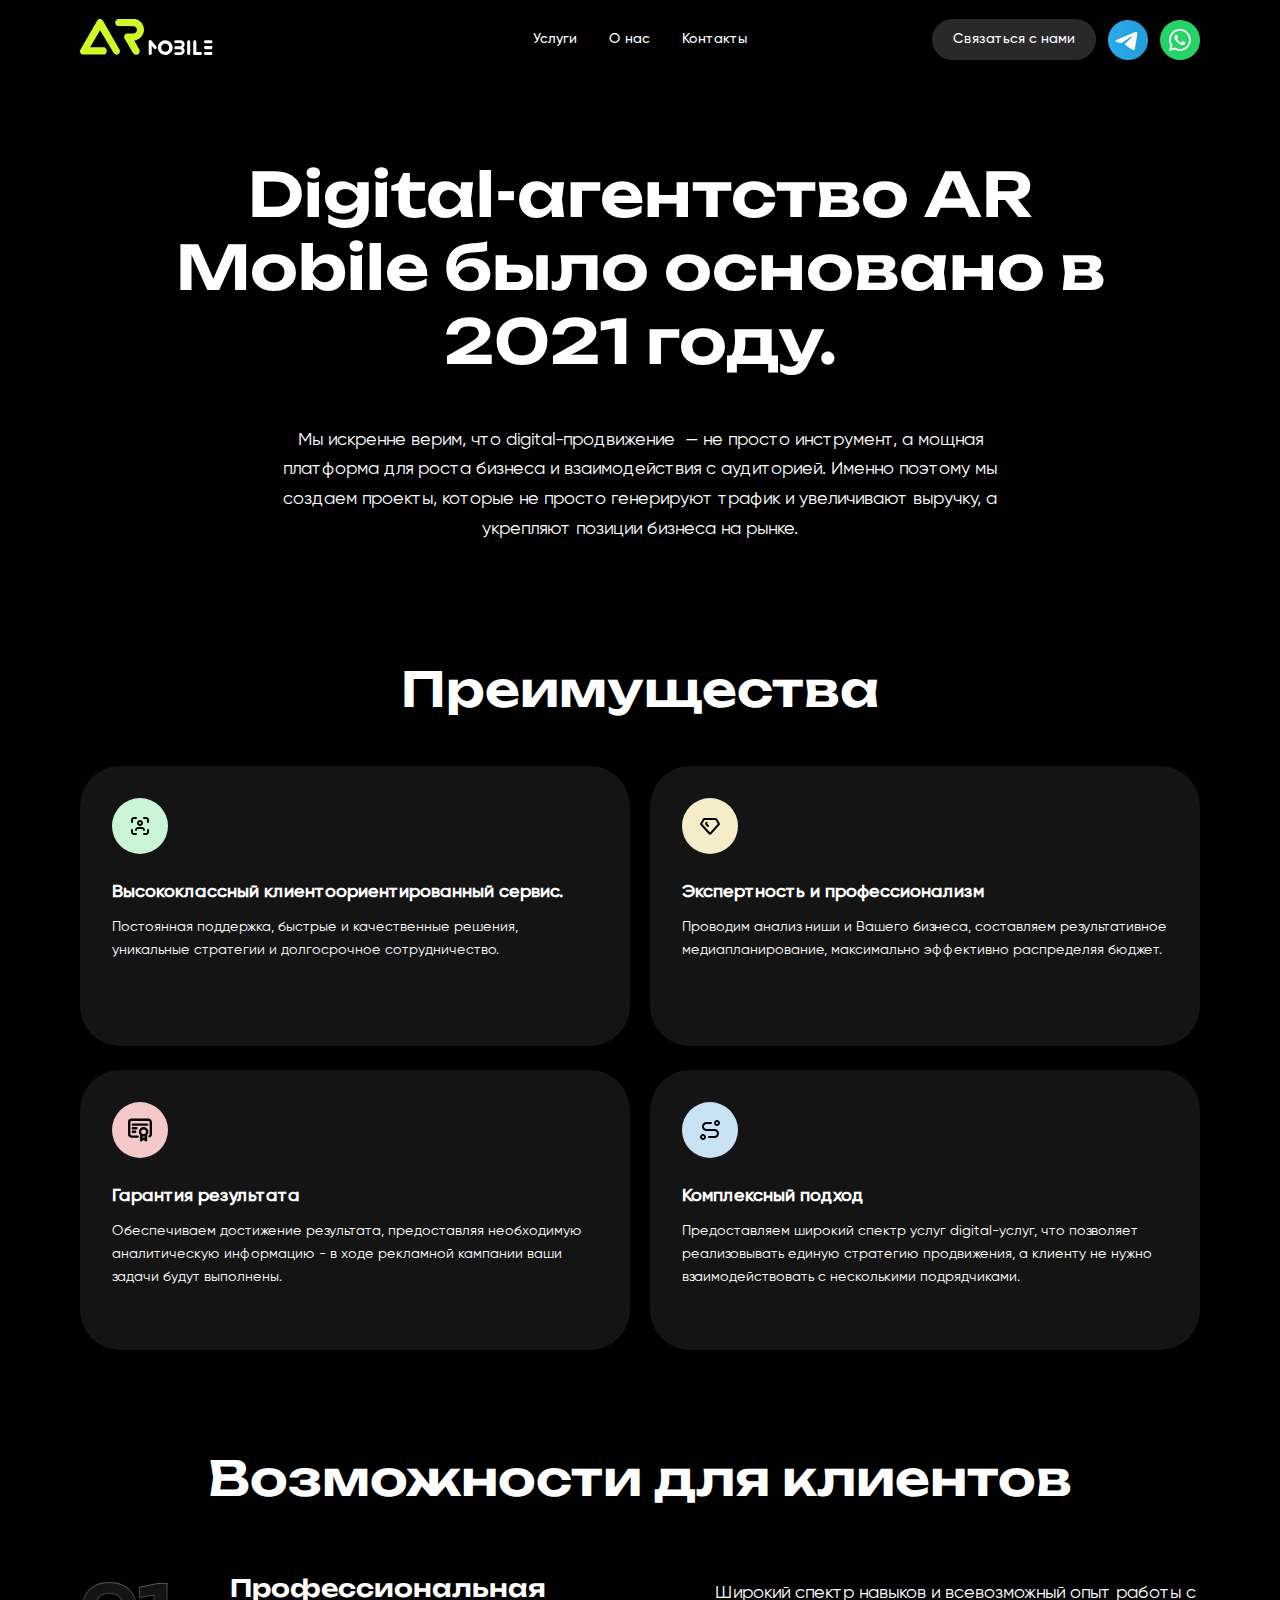
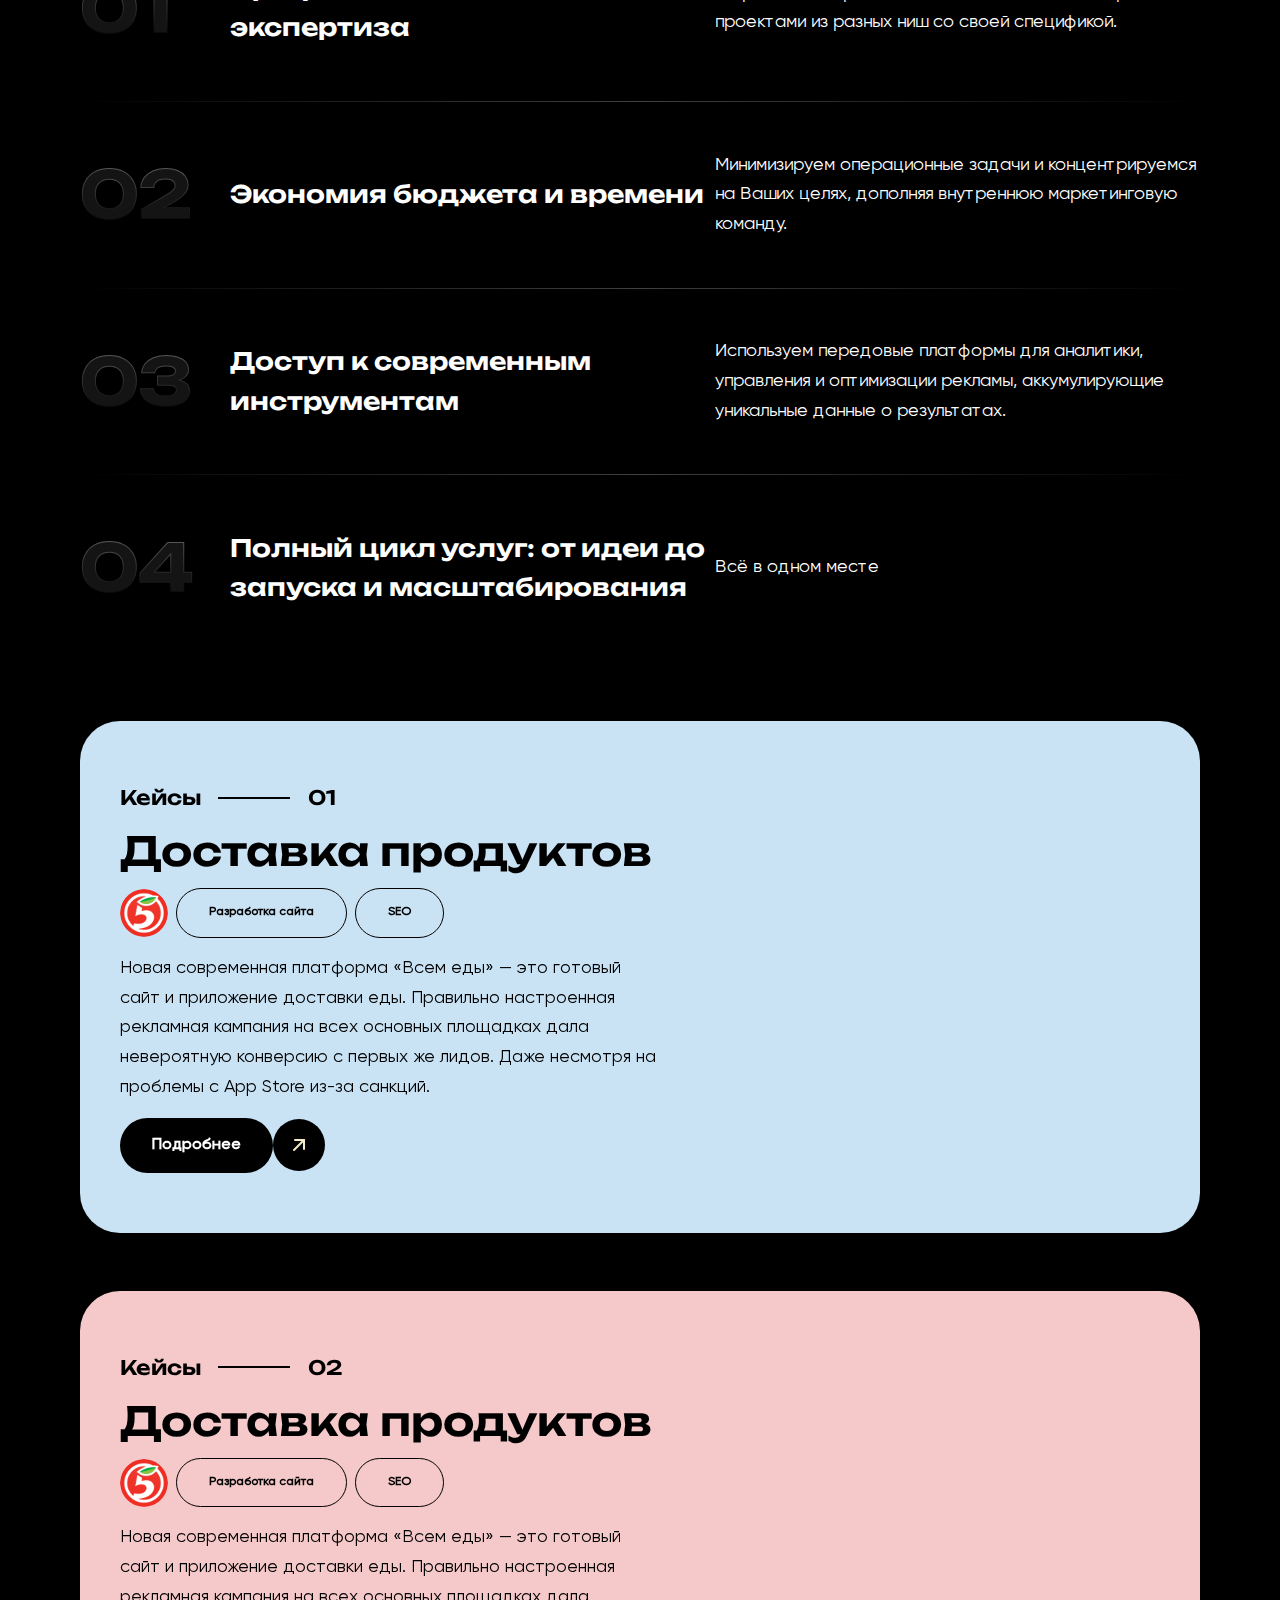
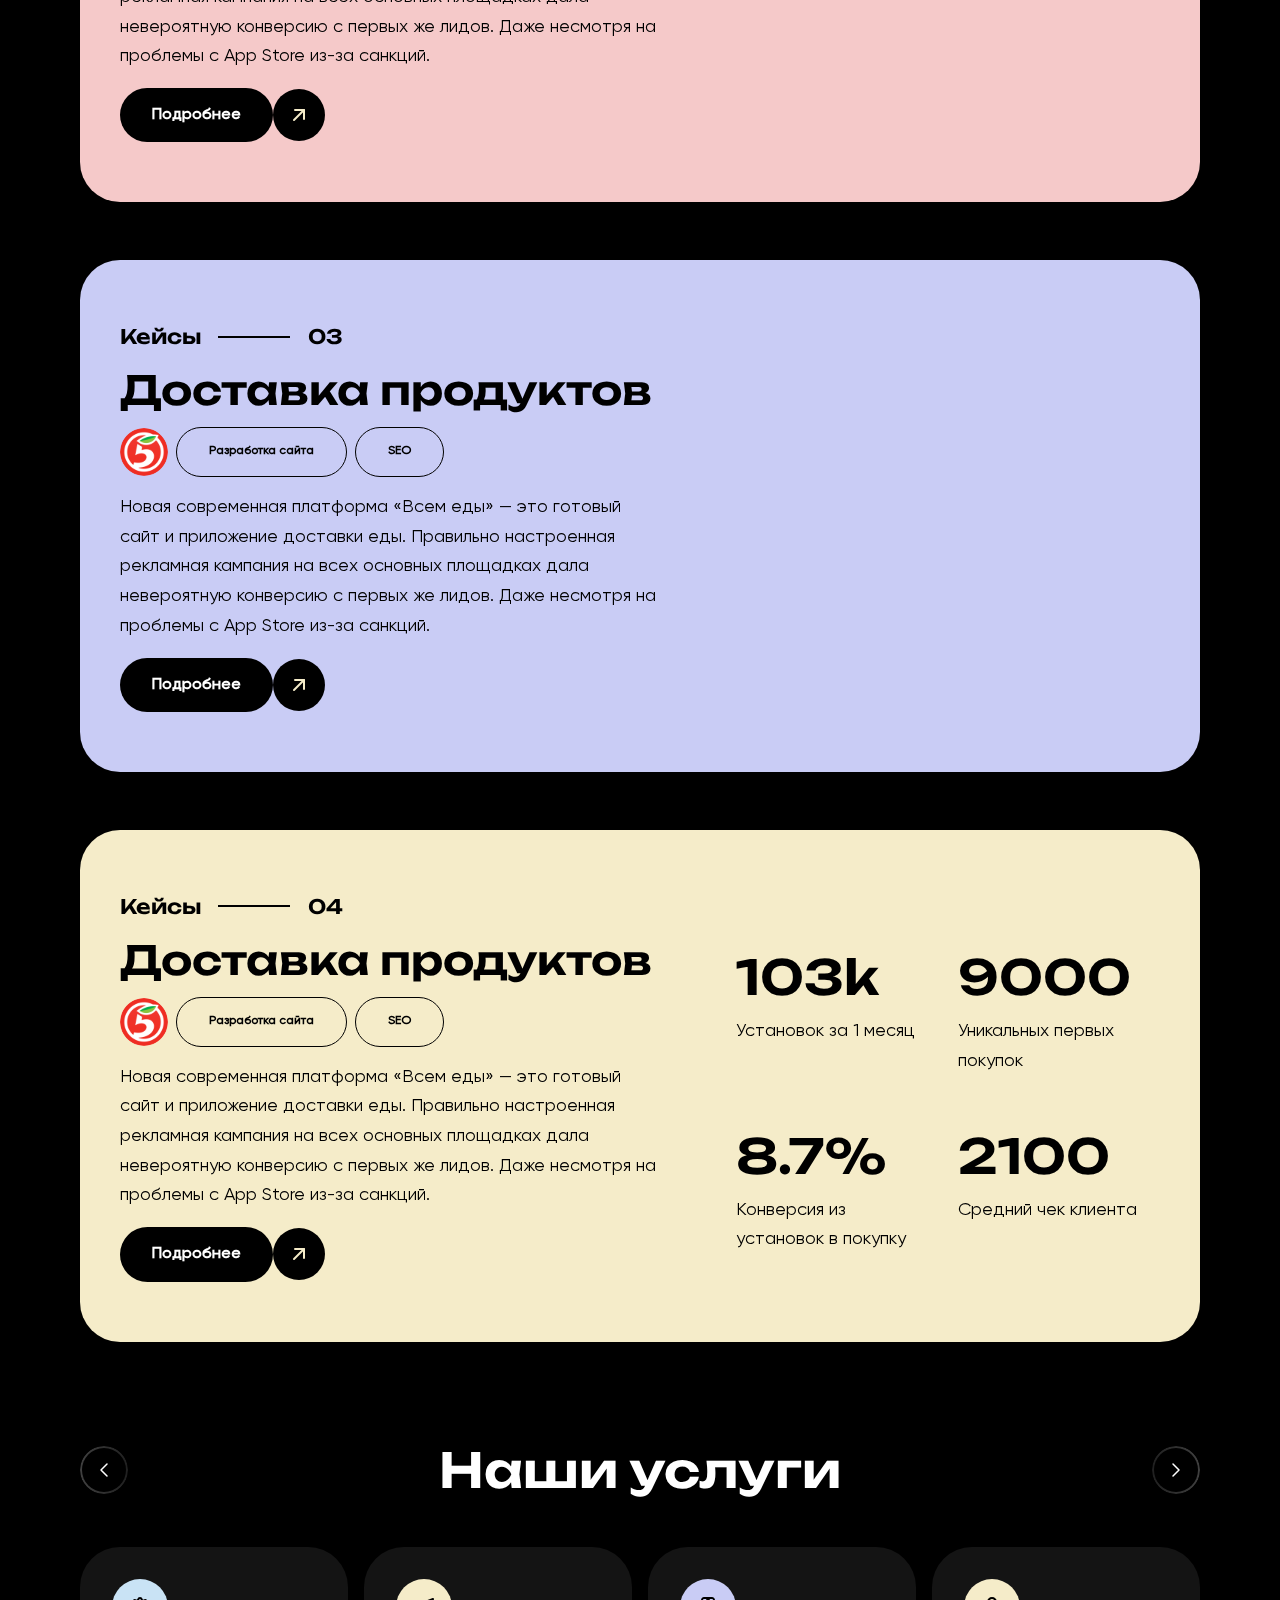
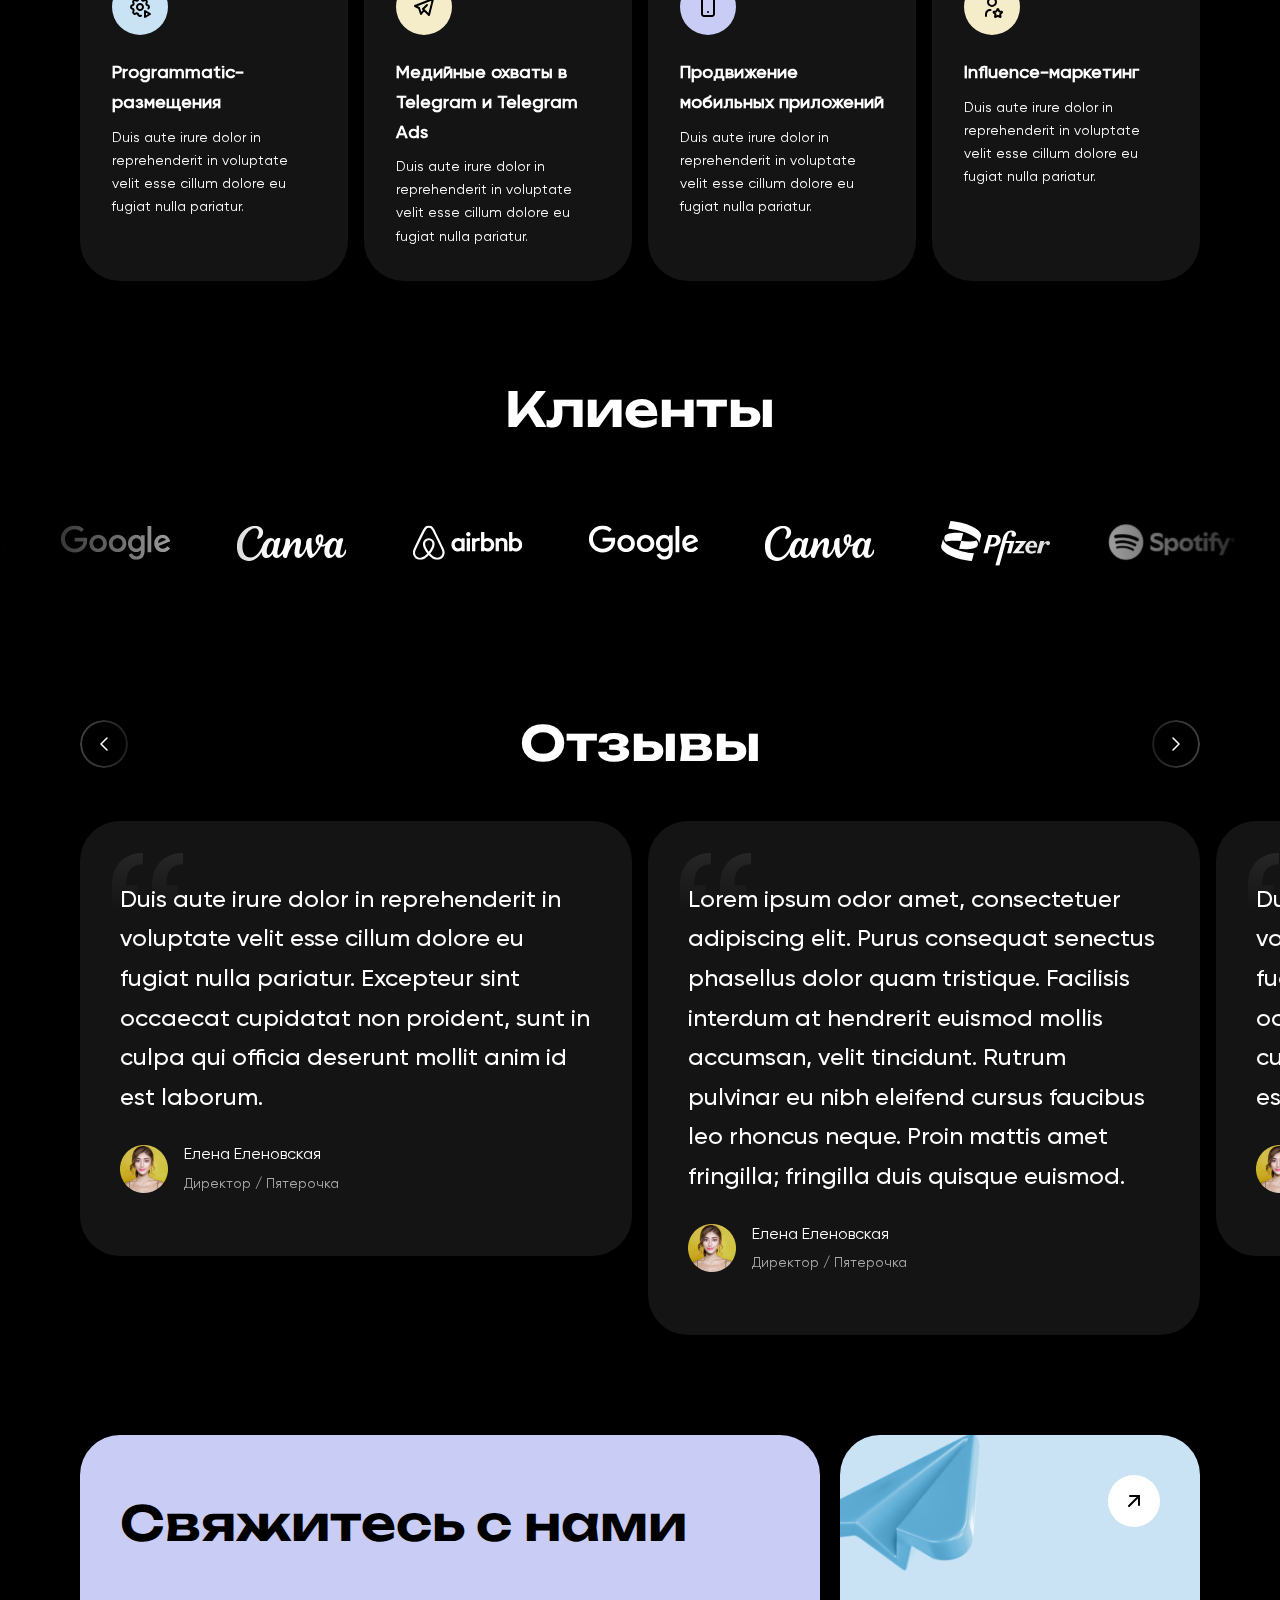
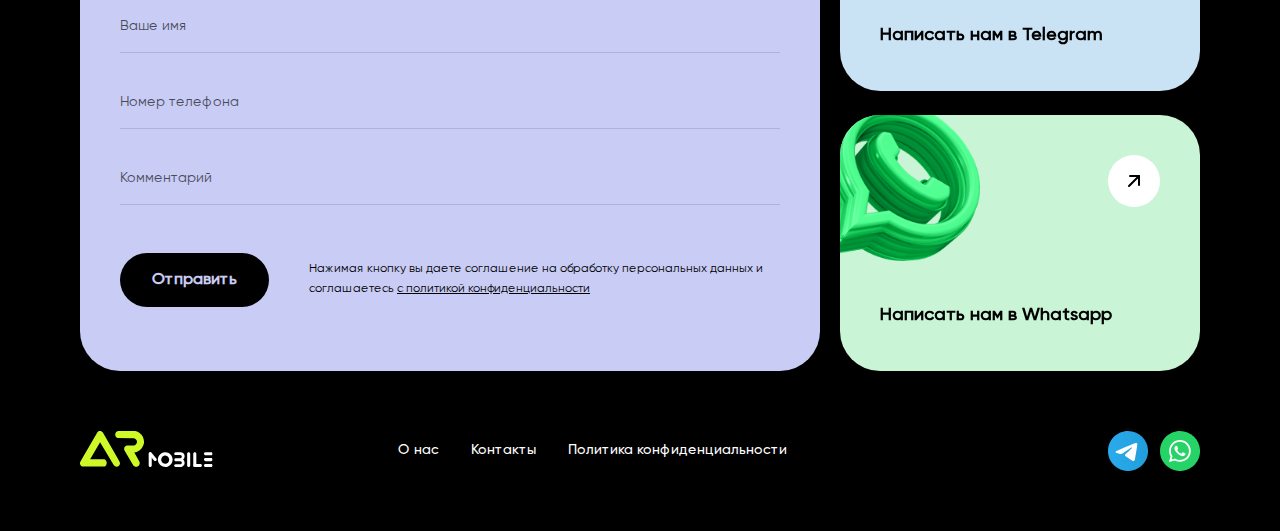
<file: about.html>
<!DOCTYPE html>
<html>

<head>

	<meta charset="utf-8">
	<!-- <base href="/"> -->

	<title>AR Mobile</title>
	<meta name="description" content="">

	<meta name="viewport" content="width=device-width, initial-scale=1.0, minimum-scale=1.0, maximum-scale=1.0, user-scalable=no">

	<link rel="icon" href="images/favicon.png">

	<link rel="stylesheet" href="libs/bootstrap/css/bootstrap-reboot.min.css">
	<link rel="stylesheet" href="libs/bootstrap/css/bootstrap-grid.min.css">
	<link rel="stylesheet" href="libs/swiper/swiper-bundle.min.css">

	<link rel="stylesheet" href="css/main.css">
	<link rel="stylesheet" href="css/media.css">

	<script src="libs/jquery/jquery-3.6.0.min.js" defer></script>
	<script src="libs/swiper/swiper-bundle.min.js" defer></script>
	<script src="libs/gsap/gsap.min.js" defer></script>
	<script src="libs/gsap/ScrollTrigger.min.js" defer></script>
	<script src="libs/input-mask/jquery.maskedinput.min.js" defer></script>
	<script src="js/common.js" defer></script>

</head>

<body>

<div class="app">
	<header>
		<div class="container">
			<div class="row">
				<div class="col">
					<a href="#" class="logo">
						<svg width="133" height="36" viewBox="0 0 133 36" fill="none" xmlns="http://www.w3.org/2000/svg">
							<g clip-path="url(#clip0_222_1810)">
								<path d="M10.1466 28.3502H24.4105C25.0735 28.668 25.637 29.1612 26.0398 29.7763C26.4427 30.3914 26.6695 31.105 26.6958 31.8398C26.7221 32.5746 26.5468 33.3025 26.1889 33.9449C25.8311 34.5872 25.3043 35.1193 24.6657 35.4837H2.24907C1.50009 35.1854 0.870552 34.6482 0.458244 33.9555C-0.355088 32.5512 0.12694 31.12 0.204542 30.8977L17.2785 1.60429C17.4188 1.37298 18.0665 0.362656 19.3156 0.0761247C20.6139 -0.222346 22.0362 0.374594 22.8823 1.60429L39.44 30.3888C40.416 31.9169 40.0473 33.9316 38.6759 34.9733C37.2044 36.091 34.9868 35.7836 33.8362 34.2092L20.0812 11.2867L10.1466 28.3502Z" fill="#CFF828" />
								<path d="M38.034 0.0760101C36.2536 0.592364 35.1015 2.22798 35.2328 3.89643C35.3358 5.21866 36.2297 6.3991 37.5251 6.95426L53.5723 7.20796C55.2139 7.43181 56.5272 8.56152 56.8839 10.0106C57.3316 11.8477 56.1705 13.9325 54.0827 14.5951H47.2075C47.0224 14.613 45.5107 14.7802 44.66 16.1233C44.3309 16.6599 44.1568 17.2771 44.1568 17.9066C44.1568 18.5361 44.3309 19.1533 44.66 19.69L53.3157 34.4643C53.8842 35.1254 54.6706 35.5611 55.5326 35.6925C56.3946 35.8238 57.2752 35.6421 58.0148 35.1803C58.7544 34.7185 59.3042 34.0071 59.5646 33.1749C59.825 32.3428 59.7788 31.4449 59.4343 30.6439L54.3394 21.4734C56.2867 21.1699 58.1265 20.3816 59.6895 19.1811C60.4506 18.5842 62.9189 16.6217 63.7651 13.0625C65.0008 7.86907 61.6833 3.88151 61.4728 3.63825C59.1105 0.895311 56.0586 0.238677 55.1035 0.0715332L38.034 0.0760101Z" fill="#CFF828" />
								<path d="M71.7438 22.754C71.7438 21.91 71.0597 21.2258 70.2157 21.2258C69.3717 21.2258 68.6875 21.91 68.6875 22.754V34.4719C68.6875 35.3159 69.3717 36.0001 70.2157 36.0001C71.0597 36.0001 71.7438 35.3159 71.7438 34.4719V22.754Z" fill="white" />
								<path d="M71.5233 21.7846C70.9813 21.1377 70.0175 21.0527 69.3705 21.5947C68.7236 22.1368 68.6386 23.1006 69.1807 23.7475L73.996 29.4943C74.5381 30.1412 75.5019 30.2263 76.1488 29.6842C76.7957 29.1421 76.8807 28.1783 76.3387 27.5314L71.5233 21.7846Z" fill="white" />
								<path d="M85.2465 21.2273C83.7855 21.2273 82.3572 21.6605 81.1424 22.4723C79.9276 23.284 78.9808 24.4377 78.4217 25.7875C77.8626 27.1373 77.7163 28.6226 78.0013 30.0556C78.2864 31.4886 78.9899 32.8048 80.023 33.8379C81.0561 34.871 82.3724 35.5746 83.8054 35.8596C85.2383 36.1447 86.7236 35.9984 88.0735 35.4393C89.4233 34.8802 90.577 33.9333 91.3887 32.7185C92.2004 31.5037 92.6337 30.0755 92.6337 28.6144C92.6337 26.6552 91.8554 24.7763 90.47 23.3909C89.0847 22.0056 87.2057 21.2273 85.2465 21.2273ZM86.624 32.496C84.4571 33.3124 81.9842 31.9394 81.3649 29.7412C80.7799 27.6608 81.9857 25.3089 84.1198 24.7328C86.1061 24.1971 88.1686 25.3954 88.8774 27.237C89.6519 29.2457 88.6968 31.7141 86.624 32.496Z" fill="white" />
								<path d="M94.1597 22.7555C94.103 21.9914 94.7566 21.2497 95.6147 21.2273H100.456C100.702 21.2168 102.368 21.1765 103.59 22.5003C104.699 23.7061 104.634 25.1701 104.609 25.5581C104.518 26.7372 103.97 27.834 103.081 28.6144C103.242 28.7517 104.77 30.0904 104.609 32.1797C104.537 32.9561 104.256 33.6983 103.794 34.3267C103.332 34.9551 102.708 35.4459 101.989 35.7464C101.588 35.9262 101.153 36.0135 100.714 36.0016C97.5608 36.0016 96.1684 36.0016 95.6401 36.0016H95.6192C94.9999 35.9941 94.0925 35.3464 94.1642 34.4734C94.2164 33.8586 94.7372 33.3109 95.4386 33.1989H100.787C101.108 33.0737 101.38 32.848 101.563 32.5556C101.746 32.2632 101.829 31.9197 101.8 31.5761C101.772 31.2326 101.633 30.9075 101.405 30.6492C101.176 30.3909 100.871 30.2132 100.534 30.1426C98.1577 30.1709 96.3922 30.156 95.6938 30.1426C95.3936 30.1537 95.0983 30.0639 94.8551 29.8874C94.624 29.6923 94.4696 29.4216 94.4193 29.1233C94.3638 28.9056 94.3579 28.6781 94.4021 28.4578C94.4462 28.2374 94.5394 28.0299 94.6746 27.8503C95.1446 27.2683 95.8923 27.334 95.9475 27.34H100.275C100.692 27.3069 101.08 27.1181 101.364 26.8112C101.647 26.5043 101.805 26.1019 101.805 25.6842C101.805 25.2665 101.647 24.8641 101.364 24.5572C101.08 24.2503 100.692 24.0615 100.275 24.0284H95.9475C95.0417 24.2135 94.2209 23.5598 94.1597 22.7555Z" fill="white" />
								<path d="M110.209 22.754C110.209 21.91 109.524 21.2258 108.681 21.2258C107.837 21.2258 107.152 21.91 107.152 22.754V34.4719C107.152 35.3159 107.837 36.0001 108.681 36.0001C109.524 36.0001 110.209 35.3159 110.209 34.4719V22.754Z" fill="white" />
								<path d="M116.322 22.754C116.322 21.91 115.638 21.2258 114.794 21.2258C113.95 21.2258 113.266 21.91 113.266 22.754V34.4719C113.266 35.3159 113.95 36.0001 114.794 36.0001C115.638 36.0001 116.322 35.3159 116.322 34.4719V22.754Z" fill="white" />
								<path d="M120.402 35.9999C121.245 35.9999 121.93 35.3158 121.93 34.4718C121.93 33.6278 121.245 32.9436 120.402 32.9436H114.798C113.954 32.9436 113.27 33.6278 113.27 34.4718C113.27 35.3158 113.954 35.9999 114.798 35.9999H120.402Z" fill="white" />
								<path d="M131.097 36C131.941 36 132.625 35.3158 132.625 34.4718C132.625 33.6278 131.941 32.9436 131.097 32.9436H125.493C124.649 32.9436 123.965 33.6278 123.965 34.4718C123.965 35.3158 124.649 36 125.493 36H131.097Z" fill="white" />
								<path d="M131.097 24.2836C131.941 24.2836 132.625 23.5994 132.625 22.7555C132.625 21.9115 131.941 21.2273 131.097 21.2273H125.493C124.649 21.2273 123.965 21.9115 123.965 22.7555C123.965 23.5994 124.649 24.2836 125.493 24.2836H131.097Z" fill="white" />
								<path d="M131.097 30.1425C131.941 30.1425 132.625 29.4583 132.625 28.6143C132.625 27.7704 131.941 27.0862 131.097 27.0862H125.493C124.649 27.0862 123.965 27.7704 123.965 28.6143C123.965 29.4583 124.649 30.1425 125.493 30.1425H131.097Z" fill="white" />
							</g>
							<defs>
								<clipPath id="clip0_222_1810">
									<rect width="132.627" height="36" fill="white" />
								</clipPath>
							</defs>
						</svg>
					</a>
				</div>
				<div class="col-lg-4 d-none d-lg-flex align-items-center justify-content-center">
					<nav class="nav_widget">
						<ul>
							<li><a href="#">Услуги</a></li>
							<li><a href="#">О нас</a></li>
							<li><a href="#">Контакты</a></li>
						</ul>
					</nav>
				</div>
				<div class="col">
					<div class="d-flex social_widget align-items-center justify-content-end">
						<a href="#" class="btn d-none d-lg-inline contact" data-button="Связаться с нами">Связаться с нами</a>
						<a href="#" class="d-block">
							<svg width="40" height="40" viewBox="0 0 40 40" fill="none" xmlns="http://www.w3.org/2000/svg">
								<g clip-path="url(#clip0_222_1823)">
									<path d="M20.0156 40.0312C31.0699 40.0312 40.0312 31.0699 40.0312 20.0156C40.0312 8.96128 31.0699 0 20.0156 0C8.96128 0 0 8.96128 0 20.0156C0 31.0699 8.96128 40.0312 20.0156 40.0312Z" fill="url(#paint0_linear_222_1823)" />
									<path fill-rule="evenodd" clip-rule="evenodd" d="M9.04164 19.7972C14.8717 17.2407 18.7688 15.5884 20.733 14.7778C26.2825 12.4707 27.436 12.0654 28.1843 12.0342C28.3402 12.0342 28.7143 12.0654 28.9637 12.2524C29.1508 12.4083 29.2131 12.6265 29.2443 12.7824C29.2755 12.9383 29.3066 13.2813 29.2755 13.5618C28.9637 16.7107 27.6854 24.4114 26.9995 27.9344C26.719 29.4309 26.1578 29.9297 25.6278 29.9921C24.4742 30.0856 23.5701 29.2127 22.4477 28.4956C20.7018 27.3421 19.7041 26.625 17.9894 25.5026C16.0253 24.1932 17.3035 23.4761 18.4259 22.3226C18.7065 22.0108 23.8507 17.3654 23.9442 16.929C23.9442 16.8666 23.9754 16.6795 23.8507 16.586C23.726 16.4925 23.5701 16.5237 23.4454 16.5548C23.2583 16.586 20.4524 18.4566 14.9964 22.1355C14.1858 22.6967 13.4688 22.9461 12.814 22.9461C12.097 22.9461 10.7252 22.5408 9.69635 22.1979C8.44927 21.7926 7.45161 21.5743 7.54514 20.8884C7.6075 20.5455 8.10633 20.1714 9.04164 19.7972Z" fill="white" />
								</g>
								<defs>
									<linearGradient id="paint0_linear_222_1823" x1="0" y1="20.0011" x2="40.0022" y2="20.0011" gradientUnits="userSpaceOnUse">
										<stop stop-color="#2AABEE" />
										<stop offset="1" stop-color="#229ED9" />
									</linearGradient>
									<clipPath id="clip0_222_1823">
										<rect width="40" height="40" fill="white" />
									</clipPath>
								</defs>
							</svg>
						</a>
						<a href="#" class="d-block">
							<svg width="40" height="40" viewBox="0 0 40 40" fill="none" xmlns="http://www.w3.org/2000/svg">
								<g clip-path="url(#clip0_222_1828)">
									<path d="M20.0156 40.0312C31.0699 40.0312 40.0312 31.0699 40.0312 20.0156C40.0312 8.96128 31.0699 0 20.0156 0C8.96128 0 0 8.96128 0 20.0156C0 31.0699 8.96128 40.0312 20.0156 40.0312Z" fill="#25D366" />
									<path fill-rule="evenodd" clip-rule="evenodd" d="M19.9481 9C13.9641 9 9.09329 13.8902 9.09075 19.9006C9.09012 21.8219 9.59021 23.6973 10.5403 25.3502L9 31L14.7555 29.484C16.3415 30.3526 18.1267 30.8101 19.9437 30.8107H19.9481C25.9315 30.8107 30.8024 25.9199 30.8049 19.9095C30.8062 16.9967 29.6778 14.2579 27.6279 12.1977C25.578 10.1368 22.8523 9.00127 19.9481 9ZM19.9443 28.9698H19.9481C24.9218 28.9698 28.9702 24.9048 28.9721 19.9089C28.9727 17.488 28.0353 15.2112 26.3313 13.4989C24.628 11.786 22.3623 10.8423 19.952 10.8416C14.9745 10.8416 10.9261 14.9059 10.9242 19.9019C10.9236 21.6135 11.4008 23.2811 12.3039 24.7238L12.5184 25.0667L11.6071 28.4103L15.0221 27.5105L15.3515 27.7068C16.7369 28.532 18.3254 28.9698 19.9443 28.9698ZM24.8977 22.1838C24.6267 22.0474 23.2927 21.3885 23.0439 21.2974C22.7951 21.2063 22.6143 21.161 22.4334 21.4338C22.2525 21.7065 21.7328 22.3202 21.5747 22.5018C21.4167 22.684 21.258 22.7064 20.9871 22.57C20.9427 22.5477 20.8822 22.5213 20.8075 22.4887C20.4255 22.3222 19.672 21.9937 18.8058 21.2178C17.9992 20.4958 17.4547 19.6036 17.2966 19.3309C17.1386 19.0582 17.2795 18.911 17.4159 18.7752C17.4971 18.6942 17.5903 18.5801 17.6837 18.4658C17.7305 18.4085 17.7774 18.3512 17.8227 18.2979C17.9388 18.1618 17.9886 18.0592 18.0568 17.9185C18.0684 17.8946 18.0806 17.8695 18.0937 17.843C18.1839 17.6613 18.1388 17.502 18.0709 17.3657C18.025 17.2736 17.7626 16.6321 17.5275 16.0573C17.4145 15.781 17.3078 15.5201 17.2344 15.3431C17.0399 14.874 16.8428 14.8752 16.6844 14.8761C16.6635 14.8762 16.6433 14.8763 16.6239 14.8753C16.4659 14.867 16.285 14.8658 16.1041 14.8658C15.9233 14.8658 15.6294 14.934 15.3807 15.2067C15.3647 15.2241 15.347 15.2432 15.3277 15.2638C15.0451 15.5665 14.4312 16.2241 14.4312 17.4791C14.4312 18.8097 15.3889 20.0958 15.5355 20.2927L15.5387 20.297C15.5477 20.309 15.5639 20.3324 15.5872 20.3658C15.9145 20.8368 17.6321 23.3084 20.1728 24.4097C20.8201 24.6901 21.3253 24.8577 21.7194 24.9832C22.3693 25.1903 22.9608 25.161 23.4279 25.0909C23.9489 25.0125 25.0329 24.432 25.2588 23.7954C25.4847 23.1594 25.4847 22.614 25.4168 22.4999C25.3622 22.4087 25.2347 22.3468 25.046 22.2551C24.9999 22.2328 24.9502 22.2087 24.8971 22.1819L24.8977 22.1838Z" fill="white" />
								</g>
								<defs>
									<clipPath id="clip0_222_1828">
										<rect width="40" height="40" fill="white" />
									</clipPath>
								</defs>
							</svg>
						</a>
						<button class="menu_button d-flex d-lg-none">
						</button>
					</div>
				</div>
			</div>
		</div>
	</header>
	<aside>
		<div class="container">
			<div class="row">
				<div class="col-12">
					<div class="aside_wrap">
						<nav class="one mb-4">
							<ul>
								<li>
									<a href="">Услуги</a>
								</li>
								<li><a href="#">О нас</a></li>
								<li><a href="#">Контакты</a></li>
							</ul>
						</nav>
						<a href="#" class="btn contact" data-button="Связаться с нами">Связаться с нами</a>
					</div>
				</div>
			</div>
		</div>
		<div class="aside_overlay"></div>
	</aside>
	<main>
		<div class="page_content pt-5">
			<div class="container">
				<div class="row justify-content-center">
					<div class="col-lg-10">
						<div class="text-center">
							<h1 class="mb-lg-5 mb-3">Digital-агентство
								AR Mobile было основано
								в 2021 году.</h1>	
						</div>
					</div>
				</div>
				<div class="row justify-content-center">
					<div class="col-lg-8">
						<div class="md_text text-center">
							<p>Мы искренне верим, что digital-продвижение  — не просто инструмент, а мощная платформа для роста бизнеса и взаимодействия с аудиторией. Именно поэтому мы создаем проекты, которые не просто генерируют трафик и увеличивают выручку, а укрепляют позиции бизнеса на рынке.</p>
						</div>
					</div>
				</div>
			</div>
		</div>

		<section>
			<div class="container">
				<div class="row">
					<div class="col-12">
						<h2 class="mb-lg-5 mb-4 text-center">Преимущества</h2>
					</div>
				</div>
				<div class="row gy-lg-4 gy-3">
					<div class="col-xxl-3 col-md-6">
						<div class="service_card ld_bg radius white_text d-flex flex-column">
							<div class="d-flex flex-sm-column flex-row align-items-center align-items-sm-start mb-3 mb-sm-0">
								<div class="card_icon d-flex align-items-center justify-content-center green_bg radius50 mb-sm-4">
									<svg width="24" height="24" viewBox="0 0 24 24" fill="none" xmlns="http://www.w3.org/2000/svg">
										<path d="M4 8V6C4 5.46957 4.21071 4.96086 4.58579 4.58579C4.96086 4.21071 5.46957 4 6 4H8M4 16V18C4 18.5304 4.21071 19.0391 4.58579 19.4142C4.96086 19.7893 5.46957 20 6 20H8M16 4H18C18.5304 4 19.0391 4.21071 19.4142 4.58579C19.7893 4.96086 20 5.46957 20 6V8M16 20H18C18.5304 20 19.0391 19.7893 19.4142 19.4142C19.7893 19.0391 20 18.5304 20 18V16M8 16C8 15.4696 8.21071 14.9609 8.58579 14.5858C8.96086 14.2107 9.46957 14 10 14H14C14.5304 14 15.0391 14.2107 15.4142 14.5858C15.7893 14.9609 16 15.4696 16 16M10 9C10 9.53043 10.2107 10.0391 10.5858 10.4142C10.9609 10.7893 11.4696 11 12 11C12.5304 11 13.0391 10.7893 13.4142 10.4142C13.7893 10.0391 14 9.53043 14 9C14 8.46957 13.7893 7.96086 13.4142 7.58579C13.0391 7.21071 12.5304 7 12 7C11.4696 7 10.9609 7.21071 10.5858 7.58579C10.2107 7.96086 10 8.46957 10 9Z" stroke="black" stroke-width="2" stroke-linecap="round" stroke-linejoin="round" />
									</svg>
								</div>
								<div class="md_text sb_text mb-sm-2 ">Высококлассный клиентоориентированный сервис.</div>
							</div>
							<div>
								<div>Постоянная поддержка, быстрые и качественные решения, уникальные стратегии и долгосрочное сотрудничество.</div>
							</div>
						</div>
					</div>
					<div class="col-xxl-3 col-md-6">
						<div class="service_card ld_bg radius white_text d-flex flex-column">
							<div class="d-flex flex-sm-column flex-row align-items-center align-items-sm-start mb-3 mb-sm-0">
								<div class="card_icon d-flex align-items-center justify-content-center yellow_bg radius50 mb-sm-4">
									<svg width="24" height="24" viewBox="0 0 24 24" fill="none" xmlns="http://www.w3.org/2000/svg">
										<path d="M10 12L8 9.80005L8.6 8.80005M6 5H18L21 10L12.5 19.5C12.4348 19.5665 12.357 19.6194 12.2712 19.6554C12.1853 19.6915 12.0931 19.7101 12 19.7101C11.9069 19.7101 11.8147 19.6915 11.7288 19.6554C11.643 19.6194 11.5652 19.5665 11.5 19.5L3 10L6 5Z" stroke="black" stroke-width="2" stroke-linecap="round" stroke-linejoin="round" />
									</svg>
								</div>
								<div class="md_text sb_text mb-sm-2 ">Экспертность и профессионализм</div>
							</div>
							<div>
								<div>Проводим анализ ниши и Вашего бизнеса, составляем результативное медиапланирование, максимально эффективно распределяя бюджет.</div>
							</div>
						</div>
					</div>
					<div class="col-xxl-3 col-md-6">
						<div class="service_card ld_bg radius white_text d-flex flex-column">
							<div class="d-flex flex-sm-column flex-row align-items-center align-items-sm-start mb-3 mb-sm-0">
								<div class="card_icon d-flex align-items-center justify-content-center pink_bg radius50 mb-sm-4">
									<svg width="20" height="19" viewBox="0 0 20 19" fill="none" xmlns="http://www.w3.org/2000/svg">
										<path d="M11 13.5V18L13 16.5L15 18V13.5M8 15H3C2.46957 15 1.96086 14.7893 1.58579 14.4142C1.21071 14.0391 1 13.5304 1 13V3C1 1.9 1.9 1 3 1H17C17.5304 1 18.0391 1.21071 18.4142 1.58579C18.7893 1.96086 19 2.46957 19 3V13C18.9996 13.3507 18.9071 13.6952 18.7315 13.9988C18.556 14.3025 18.3037 14.5546 18 14.73M4 5H16M4 8H7M4 11H6M10 11C10 11.7956 10.3161 12.5587 10.8787 13.1213C11.4413 13.6839 12.2044 14 13 14C13.7956 14 14.5587 13.6839 15.1213 13.1213C15.6839 12.5587 16 11.7956 16 11C16 10.2044 15.6839 9.44129 15.1213 8.87868C14.5587 8.31607 13.7956 8 13 8C12.2044 8 11.4413 8.31607 10.8787 8.87868C10.3161 9.44129 10 10.2044 10 11Z" stroke="black" stroke-width="2" stroke-linecap="round" stroke-linejoin="round" />
									</svg>
								</div>
								<div class="md_text sb_text mb-sm-2 ">Гарантия результата</div>
							</div>
							<div>
								<div>Обеспечиваем достижение результата, предоставляя необходимую аналитическую информацию - в ходе рекламной кампании ваши задачи будут выполнены.</div>
							</div>
						</div>
					</div>
					<div class="col-xxl-3 col-md-6">
						<div class="service_card ld_bg radius white_text d-flex flex-column">
							<div class="d-flex flex-sm-column flex-row align-items-center align-items-sm-start mb-3 mb-sm-0">
								<div class="card_icon d-flex align-items-center justify-content-center blue_bg radius50 mb-sm-4">
									<svg width="24" height="24" viewBox="0 0 24 24" fill="none" xmlns="http://www.w3.org/2000/svg">
										<path d="M11 19H16.5C17.4283 19 18.3185 18.6313 18.9749 17.9749C19.6313 17.3185 20 16.4283 20 15.5C20 14.5717 19.6313 13.6815 18.9749 13.0251C18.3185 12.3687 17.4283 12 16.5 12H8.5C7.57174 12 6.6815 11.6313 6.02513 10.9749C5.36875 10.3185 5 9.42826 5 8.5C5 7.57174 5.36875 6.6815 6.02513 6.02513C6.6815 5.36875 7.57174 5 8.5 5H13M3 19C3 19.5304 3.21071 20.0391 3.58579 20.4142C3.96086 20.7893 4.46957 21 5 21C5.53043 21 6.03914 20.7893 6.41421 20.4142C6.78929 20.0391 7 19.5304 7 19C7 18.4696 6.78929 17.9609 6.41421 17.5858C6.03914 17.2107 5.53043 17 5 17C4.46957 17 3.96086 17.2107 3.58579 17.5858C3.21071 17.9609 3 18.4696 3 19ZM19 7C19.5304 7 20.0391 6.78929 20.4142 6.41421C20.7893 6.03914 21 5.53043 21 5C21 4.46957 20.7893 3.96086 20.4142 3.58579C20.0391 3.21071 19.5304 3 19 3C18.4696 3 17.9609 3.21071 17.5858 3.58579C17.2107 3.96086 17 4.46957 17 5C17 5.53043 17.2107 6.03914 17.5858 6.41421C17.9609 6.78929 18.4696 7 19 7Z" stroke="black" stroke-width="2" stroke-linecap="round" stroke-linejoin="round" />
									</svg>
								</div>
								<div class="md_text sb_text mb-sm-2 ">Комплексный подход</div>
							</div>
							<div>
								<div>Предоставляем широкий спектр услуг digital-услуг, что позволяет реализовывать единую стратегию продвижения, а клиенту не нужно взаимодействовать с несколькими подрядчиками.</div>
							</div>
						</div>
					</div>
				</div>
			</div>
		</section>
		<section>
			<div class="container">
				<div class="row">
					<div class="col-12">
						<h2 class="mb-lg-5 mb-4 text-center">Возможности для клиентов</h2>
					</div>
				</div>
				<div class="row">
					<div class="col-12">
						<div class="scope_widget">
							<div class="scope_widget_item d-flex align-items-start justify-content-between align-items-lg-center">
								
								<div class="d-flex scope_widget_top flex-lg-row flex-column align-items-lg-center align-items-start">
									<span class="one mb-2 mb-lg-0" data-count="01">01</span>
									<div class="d-flex align-items-center flex-column flex-lg-row">
									
										<div class="four mb-3 mb-lg-0">Профессиональная
										экспертиза</div>
									</div>
									<div class="md_text">
										Широкий спектр навыков  и всевозможный опыт работы с проектами из разных ниш со своей спецификой.
									</div>	
								</div>
							</div>
							<hr>
							<div class="scope_widget_item d-flex align-items-start justify-content-between align-items-lg-center">
								
								<div class="d-flex scope_widget_top flex-lg-row flex-column align-items-lg-center align-items-start">
									<span class="one mb-2 mb-lg-0" data-count="02">02</span>
									<div class="d-flex align-items-center flex-column flex-lg-row">
									
										<div class="four mb-3 mb-lg-0">Экономия бюджета
											и времени</div>
									</div>
									<div class="md_text">
										Минимизируем операционные задачи и концентрируемся на Ваших целях, дополняя внутреннюю маркетинговую команду.
									</div>	
								</div>
							</div>
							<hr>
							<div class="scope_widget_item d-flex align-items-start justify-content-between align-items-lg-center">
								
								<div class="d-flex scope_widget_top flex-lg-row flex-column align-items-lg-center align-items-start">
									<span class="one mb-2 mb-lg-0" data-count="03">03</span>
									<div class="d-flex align-items-center flex-column flex-lg-row">
									
										<div class="four mb-3 mb-lg-0">Доступ к современным инструментам</div>
									</div>
									<div class="md_text">
										Используем передовые платформы для аналитики, управления и оптимизации рекламы, аккумулирующие уникальные данные о результатах.
									</div>	
								</div>
							</div>
							<hr>
							<div class="scope_widget_item d-flex align-items-start justify-content-between align-items-lg-center">
								
								<div class="d-flex scope_widget_top flex-lg-row flex-column align-items-lg-center align-items-start">
									<span class="one mb-2 mb-lg-0" data-count="04">04</span>
									<div class="d-flex align-items-center flex-column flex-lg-row">
									
										<div class="four mb-3 mb-lg-0">Полный цикл услуг: от идеи до запуска и масштабирования</div>
									</div>
									<div class="md_text">
										Всё в одном месте
									</div>	
								</div>
							</div>
							<hr>
						</div>
					</div>
				</div>
			</div>
		</section>
		<section class="s-cards">
			<div class="container">
				<div class="row">
					<div class="col-12">
						<div class="stack-cards js-stack-cards" id="cards">
							<div class="card js-stack-cards__item radius blue_bg d-flex flex-column justify-content-lg-center justify-content-start">
								<div class="card_wrapper black_text d-flex flex-column justify-content-between">
									<div class="d-flex justify-content-between flex-lg-row flex-column">
										<div>
											<div>
												<div class="five mb-xxl-3 mb-lg-1 mb-2">
													<span>Кейсы</span>
													<span>01</span>
												</div>
												<div class="three mb-xxl-3 mb-lg-1 mb-2">Доставка продуктов</div>
												<div class="tag_cloud d-flex align-items-center mb-xxl-5 mb-lg-3 mb-3">
													<img src="images/5ka.svg" loading="lazy" alt="">
													<div class="btn">Разработка сайта</div>
													<div class="btn">SEO</div>
												</div>
											</div>
											<div class="md_text mb-xxl-5 mb-lg-3 mb-3">
												Новая современная платформа «Всем еды» — это готовый сайт и приложение доставки еды. Правильно настроенная рекламная кампания на всех основных площадках дала невероятную конверсию с первых же лидов. Даже несмотря на проблемы с App Store из-за санкций.
											</div>
											<div class="d-none d-lg-block">
												<a href="" class="d-flex align-items-center btn_group">
													<div class="btn tr_btn">Подробнее</div>
													<div class="lk_btn tr_btn mix_color">
														<svg width="24" height="24" viewBox="0 0 24 24" fill="none" xmlns="http://www.w3.org/2000/svg">
															<path d="M17 7L7 17" stroke="#F5ECC9" stroke-width="2" stroke-linecap="round" stroke-linejoin="round" />
															<path d="M8 7H17V16" stroke="#F5ECC9" stroke-width="2" stroke-linecap="round" stroke-linejoin="round" />
														</svg>
													</div>
												</a>
											</div>
										</div>
										<div class="grid_two mt-lg-5 mt-0">

										</div>
									</div>
								</div>
							</div>
							<div class="card js-stack-cards__item radius pink_bg d-flex flex-column justify-content-lg-center justify-content-start">
								<div class="card_wrapper black_text d-flex flex-column justify-content-between">
									<div class="d-flex justify-content-between flex-lg-row flex-column">
										<div>
											<div>
												<div class="five mb-xxl-3 mb-lg-1 mb-2">
													<span>Кейсы</span>
													<span>02</span>
												</div>
												<div class="three mb-xxl-3 mb-lg-1 mb-2">Доставка продуктов</div>
												<div class="tag_cloud d-flex align-items-center mb-xxl-5 mb-lg-3 mb-3">
													<img src="images/5ka.svg" loading="lazy" alt="">
													<div class="btn">Разработка сайта</div>
													<div class="btn">SEO</div>
												</div>
											</div>
											<div class="md_text mb-xxl-5 mb-lg-3 mb-3">
												Новая современная платформа «Всем еды» — это готовый сайт и приложение доставки еды. Правильно настроенная рекламная кампания на всех основных площадках дала невероятную конверсию с первых же лидов. Даже несмотря на проблемы с App Store из-за санкций.
											</div>
											<div class="d-none d-lg-block">
												<a href="" class="d-flex align-items-center btn_group">
													<div class="btn tr_btn">Подробнее</div>
													<div class="lk_btn tr_btn mix_color">
														<svg width="24" height="24" viewBox="0 0 24 24" fill="none" xmlns="http://www.w3.org/2000/svg">
															<path d="M17 7L7 17" stroke="#F5ECC9" stroke-width="2" stroke-linecap="round" stroke-linejoin="round" />
															<path d="M8 7H17V16" stroke="#F5ECC9" stroke-width="2" stroke-linecap="round" stroke-linejoin="round" />
														</svg>
													</div>
												</a>
											</div>
										</div>
										<div class="grid_two mt-lg-5 mt-0">

										</div>
									</div>
								</div>
							</div>
							<div class="card js-stack-cards__item radius purple_bg d-flex flex-column justify-content-lg-center justify-content-start">
								<div class="card_wrapper black_text d-flex flex-column justify-content-between">
									<div class="d-flex justify-content-between flex-lg-row flex-column">
										<div>
											<div>
												<div class="five mb-xxl-3 mb-lg-1 mb-2">
													<span>Кейсы</span>
													<span>03</span>
												</div>
												<div class="three mb-xxl-3 mb-lg-1 mb-2">Доставка продуктов</div>
												<div class="tag_cloud d-flex align-items-center mb-xxl-5 mb-lg-3 mb-3">
													<img src="images/5ka.svg" loading="lazy" alt="">
													<div class="btn">Разработка сайта</div>
													<div class="btn">SEO</div>
												</div>
											</div>
											<div class="md_text mb-xxl-5 mb-lg-3 mb-3">
												Новая современная платформа «Всем еды» — это готовый сайт и приложение доставки еды. Правильно настроенная рекламная кампания на всех основных площадках дала невероятную конверсию с первых же лидов. Даже несмотря на проблемы с App Store из-за санкций.
											</div>
											<div class="d-none d-lg-block">
												<a href="" class="d-flex align-items-center btn_group">
													<div class="btn tr_btn">Подробнее</div>
													<div class="lk_btn tr_btn mix_color">
														<svg width="24" height="24" viewBox="0 0 24 24" fill="none" xmlns="http://www.w3.org/2000/svg">
															<path d="M17 7L7 17" stroke="#F5ECC9" stroke-width="2" stroke-linecap="round" stroke-linejoin="round" />
															<path d="M8 7H17V16" stroke="#F5ECC9" stroke-width="2" stroke-linecap="round" stroke-linejoin="round" />
														</svg>
													</div>
												</a>
											</div>
										</div>
										<div class="grid_two mt-lg-5 mt-0">

										</div>
									</div>
								</div>
							</div>
							<div class="card js-stack-cards__item radius yellow_bg d-flex flex-column justify-content-lg-center justify-content-start">
								<div class="card_wrapper black_text d-flex flex-column justify-content-between">
									<div class="d-flex justify-content-between flex-lg-row flex-column">
										<div>
											<div>
												<div class="five mb-xxl-3 mb-lg-1 mb-2">
													<span>Кейсы</span>
													<span>04</span>
												</div>
												<div class="three mb-xxl-3 mb-lg-1 mb-2">Доставка продуктов</div>
												<div class="tag_cloud d-flex align-items-center mb-xxl-5 mb-lg-3 mb-3">
													<img src="images/5ka.svg" loading="lazy" alt="">
													<div class="btn">Разработка сайта</div>
													<div class="btn">SEO</div>
												</div>
											</div>
											<div class="md_text mb-xxl-5 mb-lg-3 mb-3">
												Новая современная платформа «Всем еды» — это готовый сайт и приложение доставки еды. Правильно настроенная рекламная кампания на всех основных площадках дала невероятную конверсию с первых же лидов. Даже несмотря на проблемы с App Store из-за санкций.
											</div>
											<div class="d-none d-lg-block">
												<a href="" class="d-flex align-items-center btn_group">
													<div class="btn tr_btn">Подробнее</div>
													<div class="lk_btn tr_btn mix_color">
														<svg width="24" height="24" viewBox="0 0 24 24" fill="none" xmlns="http://www.w3.org/2000/svg">
															<path d="M17 7L7 17" stroke="#F5ECC9" stroke-width="2" stroke-linecap="round" stroke-linejoin="round" />
															<path d="M8 7H17V16" stroke="#F5ECC9" stroke-width="2" stroke-linecap="round" stroke-linejoin="round" />
														</svg>
													</div>
												</a>
											</div>
										</div>
										<div class="grid_two mt-lg-5 mt-0">
											<div>
												<div class="two">103k</div>
												<div class="md_text">Установок за 1 месяц</div>
											</div>
											<div>
												<div class="two">9000</div>
												<div class="md_text">Уникальных первых покупок</div>
											</div>
											<div>
												<div class="two">8.7%</div>
												<div class="md_text">Конверсия из установок
													в покупку</div>
											</div>
											<div>
												<div class="two">2100</div>
												<div class="md_text">Средний чек клиента</div>
											</div>
										</div>
									</div>
								</div>
							</div>
						</div>
					</div>
				</div>
			</div>
		</section>
		<section class="overflow-h">
			<div class="container">
				<div class="row mb-lg-5 mb-4">
					<div class="col-12">
						<div class="nav_widget m-0 d-flex align-items-center justify-content-start justify-content-lg-between">
							<div class="nav_btn prev_btn service_prev d-lg-flex d-none">
								<svg width="24" height="24" viewBox="0 0 24 24" fill="none" xmlns="http://www.w3.org/2000/svg">
									<path d="M15 18L9 12L15 6" stroke="white" stroke-width="1.5" stroke-linecap="round" stroke-linejoin="round" />
								</svg>
							</div>
							<h2 class="mb-0 m-0 text-center">Наши услуги</h2>
							<div class="nav_btn m-0 next_btn service_next d-lg-flex d-none">
								<svg width="24" height="24" viewBox="0 0 24 24" fill="none" xmlns="http://www.w3.org/2000/svg">
									<path d="M9 18L15 12L9 6" stroke="white" stroke-width="1.5" stroke-linecap="round" stroke-linejoin="round" />
								</svg>
							</div>
						</div>
					</div>
				</div>
				<div class="row">
					<div class="col-12">
						<div class="service_carousel">
							<div class="swiper-wrapper">
								<div class="swiper-slide">
									<a href="#" class="service_card radius white_text d-flex flex-column">
										<div class="d-flex flex-sm-column flex-row align-items-center align-items-sm-start mb-3 mb-sm-0">
											<div class="card_icon d-flex align-items-center justify-content-center blue_bg radius50 mb-sm-4">
												<svg width="24" height="24" viewBox="0 0 24 24" fill="none" xmlns="http://www.w3.org/2000/svg">
													<path d="M13 20.693C12.095 21.321 10.64 20.985 10.325 19.683C10.2611 19.4192 10.1358 19.1742 9.95929 18.968C9.7828 18.7618 9.56011 18.6001 9.30935 18.4963C9.05859 18.3924 8.78683 18.3491 8.51621 18.3701C8.24559 18.3911 7.98375 18.4757 7.752 18.617C6.209 19.557 4.442 17.791 5.382 16.247C5.5231 16.0153 5.60755 15.7537 5.62848 15.4832C5.64942 15.2128 5.60624 14.9412 5.50247 14.6906C5.3987 14.44 5.23726 14.2174 5.03127 14.0409C4.82529 13.8645 4.58056 13.7391 4.317 13.675C2.561 13.249 2.561 10.751 4.317 10.325C4.5808 10.2611 4.82578 10.1358 5.032 9.95929C5.23822 9.7828 5.39985 9.56011 5.50375 9.30935C5.60764 9.05859 5.65085 8.78683 5.62987 8.51621C5.60889 8.24559 5.5243 7.98375 5.383 7.752C4.443 6.209 6.209 4.442 7.753 5.382C8.753 5.99 10.049 5.452 10.325 4.317C10.751 2.561 13.249 2.561 13.675 4.317C13.7389 4.5808 13.8642 4.82578 14.0407 5.032C14.2172 5.23822 14.4399 5.39985 14.6907 5.50375C14.9414 5.60764 15.2132 5.65085 15.4838 5.62987C15.7544 5.60889 16.0162 5.5243 16.248 5.383C17.791 4.443 19.558 6.209 18.618 7.753C18.4769 7.98466 18.3924 8.24634 18.3715 8.51677C18.3506 8.78721 18.3938 9.05877 18.4975 9.30938C18.6013 9.55999 18.7627 9.78258 18.9687 9.95905C19.1747 10.1355 19.4194 10.2609 19.683 10.325C21.175 10.687 21.399 12.544 20.357 13.355" stroke="black" stroke-width="2" stroke-linecap="round" stroke-linejoin="round" />
													<path d="M9 12C9 12.7956 9.31607 13.5587 9.87868 14.1213C10.4413 14.6839 11.2044 15 12 15C12.7956 15 13.5587 14.6839 14.1213 14.1213C14.6839 13.5587 15 12.7956 15 12C15 11.2044 14.6839 10.4413 14.1213 9.87868C13.5587 9.31607 12.7956 9 12 9C11.2044 9 10.4413 9.31607 9.87868 9.87868C9.31607 10.4413 9 11.2044 9 12Z" stroke="black" stroke-width="2" stroke-linecap="round" stroke-linejoin="round" />
													<path d="M17 22L22 19L17 16V22Z" stroke="black" stroke-width="2" stroke-linecap="round" stroke-linejoin="round" />
												</svg>
											</div>
											<div class="md_text sb_text mb-sm-2 ">Programmatic-размещения</div>
										</div>
										<div>
											<div>Duis aute irure dolor in reprehenderit in voluptate velit esse cillum dolore eu fugiat nulla pariatur.</div>
										</div>
									</a>
								</div>
								<div class="swiper-slide">
									<a href="#" class="service_card radius white_text d-flex flex-column">
										<div class="d-flex flex-sm-column flex-row align-items-center align-items-sm-start mb-3 mb-sm-0">
											<div class="card_icon d-flex align-items-center justify-content-center yellow_bg radius50 mb-sm-4">
												<svg width="24" height="24" viewBox="0 0 24 24" fill="none" xmlns="http://www.w3.org/2000/svg">
													<path d="M15 10L11 14L17 20L21 4L3 11L7 13L9 19L12 15" stroke="black" stroke-width="2" stroke-linecap="round" stroke-linejoin="round" />
												</svg>
											</div>
											<div class="md_text sb_text mb-sm-2">Медийные охваты в Telegram и Telegram Ads</div>
										</div>
										<div>
											<div>Duis aute irure dolor in reprehenderit in voluptate velit esse cillum dolore eu fugiat nulla pariatur.</div>
										</div>
									</a>
								</div>
								<div class="swiper-slide">
									<a href="#" class="service_card radius white_text d-flex flex-column">
										<div class="d-flex flex-sm-column flex-row align-items-center align-items-sm-start mb-3 mb-sm-0">
											<div class="card_icon d-flex align-items-center justify-content-center purple_bg radius50 mb-sm-4">
												<svg width="24" height="24" viewBox="0 0 24 24" fill="none" xmlns="http://www.w3.org/2000/svg">
													<path d="M6 5C6 4.46957 6.21071 3.96086 6.58579 3.58579C6.96086 3.21071 7.46957 3 8 3H16C16.5304 3 17.0391 3.21071 17.4142 3.58579C17.7893 3.96086 18 4.46957 18 5V19C18 19.5304 17.7893 20.0391 17.4142 20.4142C17.0391 20.7893 16.5304 21 16 21H8C7.46957 21 6.96086 20.7893 6.58579 20.4142C6.21071 20.0391 6 19.5304 6 19V5Z" stroke="black" stroke-width="2" stroke-linecap="round" stroke-linejoin="round" />
													<path d="M11 4H13" stroke="black" stroke-width="2" stroke-linecap="round" stroke-linejoin="round" />
													<path d="M12 17V17.01" stroke="black" stroke-width="2" stroke-linecap="round" stroke-linejoin="round" />
												</svg>
											</div>
											<div class="md_text sb_text mb-sm-2">Продвижение мобильных приложений</div>
										</div>
										<div>
											<div>Duis aute irure dolor in reprehenderit in voluptate velit esse cillum dolore eu fugiat nulla pariatur.</div>
										</div>
									</a>
								</div>
								<div class="swiper-slide">
									<a href="#" class="service_card radius white_text d-flex flex-column">
										<div class="d-flex flex-sm-column flex-row align-items-center align-items-sm-start mb-3 mb-sm-0">
											<div class="card_icon d-flex align-items-center justify-content-center yellow_bg radius50 mb-sm-4">
												<svg width="24" height="24" viewBox="0 0 24 24" fill="none" xmlns="http://www.w3.org/2000/svg">
													<path d="M8 7C8 8.06087 8.42143 9.07828 9.17157 9.82843C9.92172 10.5786 10.9391 11 12 11C13.0609 11 14.0783 10.5786 14.8284 9.82843C15.5786 9.07828 16 8.06087 16 7C16 5.93913 15.5786 4.92172 14.8284 4.17157C14.0783 3.42143 13.0609 3 12 3C10.9391 3 9.92172 3.42143 9.17157 4.17157C8.42143 4.92172 8 5.93913 8 7Z" stroke="black" stroke-width="2" stroke-linecap="round" stroke-linejoin="round" />
													<path d="M6 21V19C6 17.9391 6.42143 16.9217 7.17157 16.1716C7.92172 15.4214 8.93913 15 10 15H10.5" stroke="black" stroke-width="2" stroke-linecap="round" stroke-linejoin="round" />
													<path d="M17.7983 20.817L15.6263 21.955C15.5618 21.9885 15.4893 22.0035 15.4168 21.9982C15.3444 21.9929 15.2748 21.9676 15.2159 21.9251C15.157 21.8826 15.111 21.8245 15.0832 21.7574C15.0554 21.6903 15.0467 21.6167 15.0583 21.545L15.4733 19.134L13.7163 17.427C13.6638 17.3763 13.6267 17.3119 13.6091 17.2411C13.5915 17.1703 13.5942 17.096 13.6168 17.0266C13.6395 16.9573 13.6811 16.8957 13.7371 16.8489C13.7931 16.8021 13.861 16.772 13.9333 16.762L16.3613 16.41L17.4473 14.217C17.4798 14.1517 17.5298 14.0967 17.5918 14.0583C17.6538 14.0199 17.7253 13.9995 17.7983 13.9995C17.8712 13.9995 17.9427 14.0199 18.0047 14.0583C18.0667 14.0967 18.1168 14.1517 18.1493 14.217L19.2353 16.41L21.6633 16.762C21.7353 16.7723 21.803 16.8027 21.8587 16.8495C21.9144 16.8963 21.9559 16.9578 21.9785 17.027C22.0011 17.0962 22.0039 17.1703 21.9865 17.241C21.9691 17.3117 21.9323 17.3761 21.8803 17.427L20.1233 19.134L20.5373 21.544C20.5497 21.6158 20.5417 21.6898 20.5143 21.7573C20.4868 21.8249 20.4409 21.8834 20.3819 21.9262C20.3228 21.969 20.253 21.9944 20.1802 21.9995C20.1074 22.0046 20.0347 21.9891 19.9703 21.955L17.7983 20.817Z" stroke="black" stroke-width="2" stroke-linecap="round" stroke-linejoin="round" />
												</svg>
											</div>
											<div class="md_text sb_text mb-sm-2">Influence-маркетинг</div>
										</div>
										<div>
											<div>Duis aute irure dolor in reprehenderit in voluptate velit esse cillum dolore eu fugiat nulla pariatur.</div>
										</div>
									</a>
								</div>
								<div class="swiper-slide">
									<a href="#" class="service_card radius white_text d-flex flex-column">
										<div class="d-flex flex-sm-column flex-row align-items-center align-items-sm-start mb-3 mb-sm-0">
											<div class="card_icon d-flex align-items-center justify-content-center green_bg radius50 mb-sm-4">
												<svg width="24" height="24" viewBox="0 0 24 24" fill="none" xmlns="http://www.w3.org/2000/svg">
													<path d="M15 10L19.553 7.724C19.7054 7.64783 19.8748 7.61188 20.045 7.61954C20.2152 7.62721 20.3806 7.67824 20.5256 7.7678C20.6706 7.85736 20.7902 7.98247 20.8733 8.13127C20.9563 8.28006 20.9999 8.44761 21 8.618V15.382C20.9999 15.5524 20.9563 15.7199 20.8733 15.8687C20.7902 16.0175 20.6706 16.1426 20.5256 16.2322C20.3806 16.3218 20.2152 16.3728 20.045 16.3805C19.8748 16.3881 19.7054 16.3522 19.553 16.276L15 14V10Z" stroke="black" stroke-width="2" stroke-linecap="round" stroke-linejoin="round" />
													<path d="M3 8C3 7.46957 3.21071 6.96086 3.58579 6.58579C3.96086 6.21071 4.46957 6 5 6H13C13.5304 6 14.0391 6.21071 14.4142 6.58579C14.7893 6.96086 15 7.46957 15 8V16C15 16.5304 14.7893 17.0391 14.4142 17.4142C14.0391 17.7893 13.5304 18 13 18H5C4.46957 18 3.96086 17.7893 3.58579 17.4142C3.21071 17.0391 3 16.5304 3 16V8Z" stroke="black" stroke-width="2" stroke-linecap="round" stroke-linejoin="round" />
												</svg>
											</div>
											<div class="md_text sb_text mb-sm-2">OLV</div>
										</div>
										<div>
											<div>Duis aute irure dolor in reprehenderit in voluptate velit esse cillum dolore eu fugiat nulla pariatur.</div>
										</div>
									</a>
								</div>
								<div class="swiper-slide">
									<a href="#" class="service_card radius white_text d-flex flex-column">
										<div class="d-flex flex-sm-column flex-row align-items-center align-items-sm-start mb-3 mb-sm-0">
											<div class="card_icon d-flex align-items-center justify-content-center yellow_bg radius50 mb-sm-4">
												<svg width="24" height="24" viewBox="0 0 24 24" fill="none" xmlns="http://www.w3.org/2000/svg">
													<path d="M8 7C8 8.06087 8.42143 9.07828 9.17157 9.82843C9.92172 10.5786 10.9391 11 12 11C13.0609 11 14.0783 10.5786 14.8284 9.82843C15.5786 9.07828 16 8.06087 16 7C16 5.93913 15.5786 4.92172 14.8284 4.17157C14.0783 3.42143 13.0609 3 12 3C10.9391 3 9.92172 3.42143 9.17157 4.17157C8.42143 4.92172 8 5.93913 8 7Z" stroke="black" stroke-width="2" stroke-linecap="round" stroke-linejoin="round" />
													<path d="M6 21V19C6 17.9391 6.42143 16.9217 7.17157 16.1716C7.92172 15.4214 8.93913 15 10 15H10.5" stroke="black" stroke-width="2" stroke-linecap="round" stroke-linejoin="round" />
													<path d="M17.7983 20.817L15.6263 21.955C15.5618 21.9885 15.4893 22.0035 15.4168 21.9982C15.3444 21.9929 15.2748 21.9676 15.2159 21.9251C15.157 21.8826 15.111 21.8245 15.0832 21.7574C15.0554 21.6903 15.0467 21.6167 15.0583 21.545L15.4733 19.134L13.7163 17.427C13.6638 17.3763 13.6267 17.3119 13.6091 17.2411C13.5915 17.1703 13.5942 17.096 13.6168 17.0266C13.6395 16.9573 13.6811 16.8957 13.7371 16.8489C13.7931 16.8021 13.861 16.772 13.9333 16.762L16.3613 16.41L17.4473 14.217C17.4798 14.1517 17.5298 14.0967 17.5918 14.0583C17.6538 14.0199 17.7253 13.9995 17.7983 13.9995C17.8712 13.9995 17.9427 14.0199 18.0047 14.0583C18.0667 14.0967 18.1168 14.1517 18.1493 14.217L19.2353 16.41L21.6633 16.762C21.7353 16.7723 21.803 16.8027 21.8587 16.8495C21.9144 16.8963 21.9559 16.9578 21.9785 17.027C22.0011 17.0962 22.0039 17.1703 21.9865 17.241C21.9691 17.3117 21.9323 17.3761 21.8803 17.427L20.1233 19.134L20.5373 21.544C20.5497 21.6158 20.5417 21.6898 20.5143 21.7573C20.4868 21.8249 20.4409 21.8834 20.3819 21.9262C20.3228 21.969 20.253 21.9944 20.1802 21.9995C20.1074 22.0046 20.0347 21.9891 19.9703 21.955L17.7983 20.817Z" stroke="black" stroke-width="2" stroke-linecap="round" stroke-linejoin="round" />
												</svg>
											</div>
											<div class="md_text sb_text mb-sm-2">Retail Media</div>
										</div>
										<div>
											<div>Duis aute irure dolor in reprehenderit in voluptate velit esse cillum dolore eu fugiat nulla pariatur.</div>
										</div>
									</a>
								</div>
								<div class="swiper-slide">
									<a href="#" class="service_card radius white_text d-flex flex-column">
										<div class="d-flex flex-sm-column flex-row align-items-center align-items-sm-start mb-3 mb-sm-0">
											<div class="card_icon d-flex align-items-center justify-content-center pink_bg radius50 mb-sm-4">
												<svg width="24" height="24" viewBox="0 0 24 24" fill="none" xmlns="http://www.w3.org/2000/svg">
													<path d="M15 20V4H13C11.9391 4 10.9217 4.42143 10.1716 5.17157C9.42143 5.92172 9 6.93913 9 8V9C9 10.0609 9.42143 11.0783 10.1716 11.8284C10.9217 12.5786 11.9391 13 13 13H15" stroke="black" stroke-width="2" stroke-linecap="round" stroke-linejoin="round" />
													<path d="M9 20L12 13" stroke="black" stroke-width="2" stroke-linecap="round" stroke-linejoin="round" />
												</svg>
											</div>
											<div class="md_text sb_text mb-sm-2">Контекстная реклама в Яндекс.Директ</div>
										</div>
										<div>
											<div>Duis aute irure dolor in reprehenderit in voluptate velit esse cillum dolore eu fugiat nulla pariatur.</div>
										</div>
									</a>
								</div>
								<div class="swiper-slide">
									<a href="#" class="service_card radius white_text d-flex flex-column">
										<div class="d-flex flex-sm-column flex-row align-items-center align-items-sm-start mb-3 mb-sm-0">
											<div class="card_icon d-flex align-items-center justify-content-center blue_bg radius50 mb-sm-4">
												<svg width="24" height="24" viewBox="0 0 24 24" fill="none" xmlns="http://www.w3.org/2000/svg">
													<path d="M14 19H10C7.87827 19 5.84344 18.1571 4.34315 16.6569C2.84285 15.1566 2 13.1217 2 11V6H6V11C6 12.0609 6.42143 13.0783 7.17157 13.8284C7.92172 14.5786 8.93913 15 10 15V6H14V10.5H14.03C15.126 10.3632 16.1343 9.83086 16.8654 9.00292C17.5965 8.17498 18 7.10852 18 6.004H22L21.658 7.715C21.4532 8.73909 21.0171 9.70286 20.3832 10.5328C19.7493 11.3628 18.9341 12.037 18 12.504C18.9083 12.8066 19.7186 13.3479 20.346 14.0711C20.9734 14.7944 21.3947 15.673 21.566 16.615L22 19.004H18C18 17.8995 17.5965 16.833 16.8654 16.0051C16.1343 15.1771 15.126 14.6448 14.03 14.508V19.008L14 19Z" stroke="black" stroke-width="2" stroke-linecap="round" stroke-linejoin="round" />
												</svg>
											</div>
											<div class="md_text sb_text mb-sm-2">Таргетированная реклама
												в VK Ads</div>
										</div>
										<div>
											<div>Duis aute irure dolor in reprehenderit in voluptate velit esse cillum dolore eu fugiat nulla pariatur.</div>
										</div>
									</a>
								</div>
							</div>
						</div>
					</div>
				</div>
			</div>
		</section>
		<section class="slider_layer overflow-h">
			<div class="container">
				<div class="row">
					<div class="col-12 d-flex justify-content-center">
						<h2 class="mb-lg-5 mb-4 text-center">Клиенты</h2>
					</div>
				</div>
				<div class="row">
					<div class="col-12">
						<div class="clients_slider mb-3">
							<div class="swiper-wrapper">
								<div class="swiper-slide">
									<img src="images/pfizer.svg" loading="lazy" alt="">
								</div>
								<div class="swiper-slide">
									<img src="images/spotify.svg" loading="lazy" alt="">
								</div>
								<div class="swiper-slide">
									<img src="images/stripe.svg" loading="lazy" alt="">
								</div>
								<div class="swiper-slide">
									<img src="images/md.png" loading="lazy" alt="">
								</div>
								<div class="swiper-slide">
									<img src="images/google.svg" loading="lazy" alt="">
								</div>
								<div class="swiper-slide">
									<img src="images/canva.svg" loading="lazy" alt="">
								</div>
								<div class="swiper-slide">
									<img src="images/airbnb.svg" loading="lazy" alt="">
								</div>
								<div class="swiper-slide">
									<img src="images/google.svg" loading="lazy" alt="">
								</div>
								<div class="swiper-slide">
									<img src="images/canva.svg" loading="lazy" alt="">
								</div>
							</div>
						</div>
					</div>
				</div>
			</div>
		</section>
		<section  class="overflow-h">
			<div class="container">
				<div class="row mb-lg-5 mb-4">
					<div class="col-12">
						<div class="nav_widget m-0 d-flex align-items-center justify-content-start justify-content-lg-between">
							<div class="nav_btn prev_btn d-lg-flex d-none">
								<svg width="24" height="24" viewBox="0 0 24 24" fill="none" xmlns="http://www.w3.org/2000/svg">
									<path d="M15 18L9 12L15 6" stroke="white" stroke-width="1.5" stroke-linecap="round" stroke-linejoin="round" />
								</svg>
							</div>
							<h2 class="mb-0 m-0 text-center">Отзывы</h2>
							<div class="nav_btn m-0 next_btn d-lg-flex d-none">
								<svg width="24" height="24" viewBox="0 0 24 24" fill="none" xmlns="http://www.w3.org/2000/svg">
									<path d="M9 18L15 12L9 6" stroke="white" stroke-width="1.5" stroke-linecap="round" stroke-linejoin="round" />
								</svg>
							</div>
						</div>
					</div>
				</div>
				<div class="row">
					<div class="col-12">
						<div class="testimonials_carousel">
							<div class="swiper-wrapper">
								<div class="swiper-slide">
									<div class="testimonial_widget pd_widget radius ld_bg relative">
										<div class="xl_text mb_text mb-lg-4 mb-3">Duis aute irure dolor in reprehenderit in voluptate velit esse cillum dolore eu fugiat nulla pariatur. Excepteur sint occaecat cupidatat non proident, sunt in culpa qui officia deserunt mollit anim id est laborum.</div>
										<div class="d-flex align-items-center">
											<img src="images/testi.png" loading="lazy" alt="">
											<div>
												<div class="mb-lg-1 us_text">Елена Еленовская</div>
												<div class="light_text">Директор / Пятерочка</div>
											</div>
										</div>
									</div>
								</div>
								<div class="swiper-slide">
									<div class="testimonial_widget pd_widget radius ld_bg relative">
										<div class="xl_text mb_text mb-lg-4 mb-3">Lorem ipsum odor amet, consectetuer adipiscing elit. Purus consequat senectus phasellus dolor quam tristique. Facilisis interdum at hendrerit euismod mollis accumsan, velit tincidunt. Rutrum pulvinar eu nibh eleifend cursus faucibus leo rhoncus neque. Proin mattis amet fringilla; fringilla duis quisque euismod.</div>
										<div class="d-flex align-items-center">
											<img src="images/testi.png" loading="lazy" alt="">
											<div>
												<div class="mb-lg-1 us_text">Елена Еленовская</div>
												<div class="light_text">Директор / Пятерочка</div>
											</div>
										</div>
									</div>
								</div>
								<div class="swiper-slide">
									<div class="testimonial_widget pd_widget radius ld_bg relative">
										<div class="xl_text mb_text mb-lg-4 mb-3">Duis aute irure dolor in reprehenderit in voluptate velit esse cillum dolore eu fugiat nulla pariatur. Excepteur sint occaecat cupidatat non proident, sunt in culpa qui officia deserunt mollit anim id est laborum.</div>
										<div class="d-flex align-items-center">
											<img src="images/testi.png" loading="lazy" alt="">
											<div>
												<div class="mb-lg-1 us_text">Елена Еленовская</div>
												<div class="light_text">Директор / Пятерочка</div>
											</div>
										</div>
									</div>
								</div>
							</div>
						</div>
					</div>
				</div>
			</div>
		</section>
		<section>
			<div class="container">
				<div class="row gy-lg-4 gy-3">
					<div class="col-lg-8">
						<div class="form_widget purple_bg radius relative d-flex flex-column">
							<h2 class="mb-lg-5 mb-4 black_text">Свяжитесь с нами</h2>
							<form>
								<div class="form-group">
									<input type="text" name="name" id="name" placeholder="имя" required>
									<label for="name">Ваше имя</label>
								</div>
								<div class="form-group">
									<input type="text" name="phone" id="phone" class="phone" placeholder="номер" required>
									<label for="phone">Номер телефона</label>
								</div>
								<div class="form-group">
									<input type="text" name="comment" id="comment" placeholder="комментарий">
									<label for="comment">Комментарий</label>
								</div>
								<div class="d-flex flex-column flex-lg-row align-items-lg-center align-items-start mt-lg-5 mt-3">
									<button class="d-flex align-items-center">
										<div class="btn tr_btn">Отправить</div>
										<div class="lk_btn tr_btn mix_color d-none d-lg-fle">
											<svg width="24" height="24" viewBox="0 0 24 24" fill="none" xmlns="http://www.w3.org/2000/svg">
												<path d="M17 7L7 17" stroke="#F5ECC9" stroke-width="2" stroke-linecap="round" stroke-linejoin="round" />
												<path d="M8 7H17V16" stroke="#F5ECC9" stroke-width="2" stroke-linecap="round" stroke-linejoin="round" />
											</svg>
										</div>
									</button>
									<div class="sm_text black_text">Нажимая кнопку вы даете соглашение на обработку персональных данных  и соглашаетесь <a href="#" class="black_text">с политикой конфиденциальности</a></div>
								</div>
							</form>
						</div>
					</div>
					<div class="col-lg-4">
						<div class="row gy-4">
							<div class="col-lg-12 col-6">
								<a href="" class="radius tg_widget bg_widget blue_bg score_widget score_mh black_text d-flex flex-column justify-content-md-between justify-content-end relative">
									<div class="d-md-flex d-none justify-content-end">
										<div class="lk_btn lkw_btn">
											<svg width="24" height="24" viewBox="0 0 24 24" fill="none" xmlns="http://www.w3.org/2000/svg">
												<path d="M17 7L7 17" stroke="black" stroke-width="2" stroke-linecap="round" stroke-linejoin="round" />
												<path d="M8 7H17V16" stroke="black" stroke-width="2" stroke-linecap="round" stroke-linejoin="round" />
											</svg>
										</div>
									</div>
									<div class="md_text sb_text">Написать нам в Telegram</div>
								</a>
							</div>
							<div class="col-lg-12 col-6">
								<a href="" class="radius wa_widget bg_widget green_bg score_widget score_mh black_text d-flex flex-column justify-content-md-between justify-content-end relative">
									<div class="d-md-flex d-none justify-content-end">
										<div class="lk_btn lkw_btn">
											<svg width="24" height="24" viewBox="0 0 24 24" fill="none" xmlns="http://www.w3.org/2000/svg">
												<path d="M17 7L7 17" stroke="black" stroke-width="2" stroke-linecap="round" stroke-linejoin="round" />
												<path d="M8 7H17V16" stroke="black" stroke-width="2" stroke-linecap="round" stroke-linejoin="round" />
											</svg>
										</div>
									</div>
									<div class="md_text sb_text">Написать нам в Whatsapp</div>
								</a>
							</div>
						</div>
					</div>
				</div>
			</div>
		</section>
	</main>
	<footer>
		<div class="container">
			<div class="row">
				<div class="col-lg-2 col-6">
					<a href="#" class="logo">
						<svg width="133" height="36" viewBox="0 0 133 36" fill="none" xmlns="http://www.w3.org/2000/svg">
							<g clip-path="url(#clip0_222_1810)">
								<path d="M10.1466 28.3502H24.4105C25.0735 28.668 25.637 29.1612 26.0398 29.7763C26.4427 30.3914 26.6695 31.105 26.6958 31.8398C26.7221 32.5746 26.5468 33.3025 26.1889 33.9449C25.8311 34.5872 25.3043 35.1193 24.6657 35.4837H2.24907C1.50009 35.1854 0.870552 34.6482 0.458244 33.9555C-0.355088 32.5512 0.12694 31.12 0.204542 30.8977L17.2785 1.60429C17.4188 1.37298 18.0665 0.362656 19.3156 0.0761247C20.6139 -0.222346 22.0362 0.374594 22.8823 1.60429L39.44 30.3888C40.416 31.9169 40.0473 33.9316 38.6759 34.9733C37.2044 36.091 34.9868 35.7836 33.8362 34.2092L20.0812 11.2867L10.1466 28.3502Z" fill="#CFF828" />
								<path d="M38.034 0.0760101C36.2536 0.592364 35.1015 2.22798 35.2328 3.89643C35.3358 5.21866 36.2297 6.3991 37.5251 6.95426L53.5723 7.20796C55.2139 7.43181 56.5272 8.56152 56.8839 10.0106C57.3316 11.8477 56.1705 13.9325 54.0827 14.5951H47.2075C47.0224 14.613 45.5107 14.7802 44.66 16.1233C44.3309 16.6599 44.1568 17.2771 44.1568 17.9066C44.1568 18.5361 44.3309 19.1533 44.66 19.69L53.3157 34.4643C53.8842 35.1254 54.6706 35.5611 55.5326 35.6925C56.3946 35.8238 57.2752 35.6421 58.0148 35.1803C58.7544 34.7185 59.3042 34.0071 59.5646 33.1749C59.825 32.3428 59.7788 31.4449 59.4343 30.6439L54.3394 21.4734C56.2867 21.1699 58.1265 20.3816 59.6895 19.1811C60.4506 18.5842 62.9189 16.6217 63.7651 13.0625C65.0008 7.86907 61.6833 3.88151 61.4728 3.63825C59.1105 0.895311 56.0586 0.238677 55.1035 0.0715332L38.034 0.0760101Z" fill="#CFF828" />
								<path d="M71.7438 22.754C71.7438 21.91 71.0597 21.2258 70.2157 21.2258C69.3717 21.2258 68.6875 21.91 68.6875 22.754V34.4719C68.6875 35.3159 69.3717 36.0001 70.2157 36.0001C71.0597 36.0001 71.7438 35.3159 71.7438 34.4719V22.754Z" fill="white" />
								<path d="M71.5233 21.7846C70.9813 21.1377 70.0175 21.0527 69.3705 21.5947C68.7236 22.1368 68.6386 23.1006 69.1807 23.7475L73.996 29.4943C74.5381 30.1412 75.5019 30.2263 76.1488 29.6842C76.7957 29.1421 76.8807 28.1783 76.3387 27.5314L71.5233 21.7846Z" fill="white" />
								<path d="M85.2465 21.2273C83.7855 21.2273 82.3572 21.6605 81.1424 22.4723C79.9276 23.284 78.9808 24.4377 78.4217 25.7875C77.8626 27.1373 77.7163 28.6226 78.0013 30.0556C78.2864 31.4886 78.9899 32.8048 80.023 33.8379C81.0561 34.871 82.3724 35.5746 83.8054 35.8596C85.2383 36.1447 86.7236 35.9984 88.0735 35.4393C89.4233 34.8802 90.577 33.9333 91.3887 32.7185C92.2004 31.5037 92.6337 30.0755 92.6337 28.6144C92.6337 26.6552 91.8554 24.7763 90.47 23.3909C89.0847 22.0056 87.2057 21.2273 85.2465 21.2273ZM86.624 32.496C84.4571 33.3124 81.9842 31.9394 81.3649 29.7412C80.7799 27.6608 81.9857 25.3089 84.1198 24.7328C86.1061 24.1971 88.1686 25.3954 88.8774 27.237C89.6519 29.2457 88.6968 31.7141 86.624 32.496Z" fill="white" />
								<path d="M94.1597 22.7555C94.103 21.9914 94.7566 21.2497 95.6147 21.2273H100.456C100.702 21.2168 102.368 21.1765 103.59 22.5003C104.699 23.7061 104.634 25.1701 104.609 25.5581C104.518 26.7372 103.97 27.834 103.081 28.6144C103.242 28.7517 104.77 30.0904 104.609 32.1797C104.537 32.9561 104.256 33.6983 103.794 34.3267C103.332 34.9551 102.708 35.4459 101.989 35.7464C101.588 35.9262 101.153 36.0135 100.714 36.0016C97.5608 36.0016 96.1684 36.0016 95.6401 36.0016H95.6192C94.9999 35.9941 94.0925 35.3464 94.1642 34.4734C94.2164 33.8586 94.7372 33.3109 95.4386 33.1989H100.787C101.108 33.0737 101.38 32.848 101.563 32.5556C101.746 32.2632 101.829 31.9197 101.8 31.5761C101.772 31.2326 101.633 30.9075 101.405 30.6492C101.176 30.3909 100.871 30.2132 100.534 30.1426C98.1577 30.1709 96.3922 30.156 95.6938 30.1426C95.3936 30.1537 95.0983 30.0639 94.8551 29.8874C94.624 29.6923 94.4696 29.4216 94.4193 29.1233C94.3638 28.9056 94.3579 28.6781 94.4021 28.4578C94.4462 28.2374 94.5394 28.0299 94.6746 27.8503C95.1446 27.2683 95.8923 27.334 95.9475 27.34H100.275C100.692 27.3069 101.08 27.1181 101.364 26.8112C101.647 26.5043 101.805 26.1019 101.805 25.6842C101.805 25.2665 101.647 24.8641 101.364 24.5572C101.08 24.2503 100.692 24.0615 100.275 24.0284H95.9475C95.0417 24.2135 94.2209 23.5598 94.1597 22.7555Z" fill="white" />
								<path d="M110.209 22.754C110.209 21.91 109.524 21.2258 108.681 21.2258C107.837 21.2258 107.152 21.91 107.152 22.754V34.4719C107.152 35.3159 107.837 36.0001 108.681 36.0001C109.524 36.0001 110.209 35.3159 110.209 34.4719V22.754Z" fill="white" />
								<path d="M116.322 22.754C116.322 21.91 115.638 21.2258 114.794 21.2258C113.95 21.2258 113.266 21.91 113.266 22.754V34.4719C113.266 35.3159 113.95 36.0001 114.794 36.0001C115.638 36.0001 116.322 35.3159 116.322 34.4719V22.754Z" fill="white" />
								<path d="M120.402 35.9999C121.245 35.9999 121.93 35.3158 121.93 34.4718C121.93 33.6278 121.245 32.9436 120.402 32.9436H114.798C113.954 32.9436 113.27 33.6278 113.27 34.4718C113.27 35.3158 113.954 35.9999 114.798 35.9999H120.402Z" fill="white" />
								<path d="M131.097 36C131.941 36 132.625 35.3158 132.625 34.4718C132.625 33.6278 131.941 32.9436 131.097 32.9436H125.493C124.649 32.9436 123.965 33.6278 123.965 34.4718C123.965 35.3158 124.649 36 125.493 36H131.097Z" fill="white" />
								<path d="M131.097 24.2836C131.941 24.2836 132.625 23.5994 132.625 22.7555C132.625 21.9115 131.941 21.2273 131.097 21.2273H125.493C124.649 21.2273 123.965 21.9115 123.965 22.7555C123.965 23.5994 124.649 24.2836 125.493 24.2836H131.097Z" fill="white" />
								<path d="M131.097 30.1425C131.941 30.1425 132.625 29.4583 132.625 28.6143C132.625 27.7704 131.941 27.0862 131.097 27.0862H125.493C124.649 27.0862 123.965 27.7704 123.965 28.6143C123.965 29.4583 124.649 30.1425 125.493 30.1425H131.097Z" fill="white" />
							</g>
							<defs>
								<clipPath id="clip0_222_1810">
									<rect width="132.627" height="36" fill="white" />
								</clipPath>
							</defs>
						</svg>
					</a>
					<div class="d-flex d-lg-none social_widget align-items-center justify-content-start mt-3">
						<a href="#" class="d-block">
							<svg width="40" height="40" viewBox="0 0 40 40" fill="none" xmlns="http://www.w3.org/2000/svg">
								<g clip-path="url(#clip0_222_1823)">
									<path d="M20.0156 40.0312C31.0699 40.0312 40.0312 31.0699 40.0312 20.0156C40.0312 8.96128 31.0699 0 20.0156 0C8.96128 0 0 8.96128 0 20.0156C0 31.0699 8.96128 40.0312 20.0156 40.0312Z" fill="url(#paint0_linear_222_1823)" />
									<path fill-rule="evenodd" clip-rule="evenodd" d="M9.04164 19.7972C14.8717 17.2407 18.7688 15.5884 20.733 14.7778C26.2825 12.4707 27.436 12.0654 28.1843 12.0342C28.3402 12.0342 28.7143 12.0654 28.9637 12.2524C29.1508 12.4083 29.2131 12.6265 29.2443 12.7824C29.2755 12.9383 29.3066 13.2813 29.2755 13.5618C28.9637 16.7107 27.6854 24.4114 26.9995 27.9344C26.719 29.4309 26.1578 29.9297 25.6278 29.9921C24.4742 30.0856 23.5701 29.2127 22.4477 28.4956C20.7018 27.3421 19.7041 26.625 17.9894 25.5026C16.0253 24.1932 17.3035 23.4761 18.4259 22.3226C18.7065 22.0108 23.8507 17.3654 23.9442 16.929C23.9442 16.8666 23.9754 16.6795 23.8507 16.586C23.726 16.4925 23.5701 16.5237 23.4454 16.5548C23.2583 16.586 20.4524 18.4566 14.9964 22.1355C14.1858 22.6967 13.4688 22.9461 12.814 22.9461C12.097 22.9461 10.7252 22.5408 9.69635 22.1979C8.44927 21.7926 7.45161 21.5743 7.54514 20.8884C7.6075 20.5455 8.10633 20.1714 9.04164 19.7972Z" fill="white" />
								</g>
								<defs>
									<linearGradient id="paint0_linear_222_1823" x1="0" y1="20.0011" x2="40.0022" y2="20.0011" gradientUnits="userSpaceOnUse">
										<stop stop-color="#2AABEE" />
										<stop offset="1" stop-color="#229ED9" />
									</linearGradient>
									<clipPath id="clip0_222_1823">
										<rect width="40" height="40" fill="white" />
									</clipPath>
								</defs>
							</svg>
						</a>
						<a href="#" class="d-block">
							<svg width="40" height="40" viewBox="0 0 40 40" fill="none" xmlns="http://www.w3.org/2000/svg">
								<g clip-path="url(#clip0_222_1828)">
									<path d="M20.0156 40.0312C31.0699 40.0312 40.0312 31.0699 40.0312 20.0156C40.0312 8.96128 31.0699 0 20.0156 0C8.96128 0 0 8.96128 0 20.0156C0 31.0699 8.96128 40.0312 20.0156 40.0312Z" fill="#25D366" />
									<path fill-rule="evenodd" clip-rule="evenodd" d="M19.9481 9C13.9641 9 9.09329 13.8902 9.09075 19.9006C9.09012 21.8219 9.59021 23.6973 10.5403 25.3502L9 31L14.7555 29.484C16.3415 30.3526 18.1267 30.8101 19.9437 30.8107H19.9481C25.9315 30.8107 30.8024 25.9199 30.8049 19.9095C30.8062 16.9967 29.6778 14.2579 27.6279 12.1977C25.578 10.1368 22.8523 9.00127 19.9481 9ZM19.9443 28.9698H19.9481C24.9218 28.9698 28.9702 24.9048 28.9721 19.9089C28.9727 17.488 28.0353 15.2112 26.3313 13.4989C24.628 11.786 22.3623 10.8423 19.952 10.8416C14.9745 10.8416 10.9261 14.9059 10.9242 19.9019C10.9236 21.6135 11.4008 23.2811 12.3039 24.7238L12.5184 25.0667L11.6071 28.4103L15.0221 27.5105L15.3515 27.7068C16.7369 28.532 18.3254 28.9698 19.9443 28.9698ZM24.8977 22.1838C24.6267 22.0474 23.2927 21.3885 23.0439 21.2974C22.7951 21.2063 22.6143 21.161 22.4334 21.4338C22.2525 21.7065 21.7328 22.3202 21.5747 22.5018C21.4167 22.684 21.258 22.7064 20.9871 22.57C20.9427 22.5477 20.8822 22.5213 20.8075 22.4887C20.4255 22.3222 19.672 21.9937 18.8058 21.2178C17.9992 20.4958 17.4547 19.6036 17.2966 19.3309C17.1386 19.0582 17.2795 18.911 17.4159 18.7752C17.4971 18.6942 17.5903 18.5801 17.6837 18.4658C17.7305 18.4085 17.7774 18.3512 17.8227 18.2979C17.9388 18.1618 17.9886 18.0592 18.0568 17.9185C18.0684 17.8946 18.0806 17.8695 18.0937 17.843C18.1839 17.6613 18.1388 17.502 18.0709 17.3657C18.025 17.2736 17.7626 16.6321 17.5275 16.0573C17.4145 15.781 17.3078 15.5201 17.2344 15.3431C17.0399 14.874 16.8428 14.8752 16.6844 14.8761C16.6635 14.8762 16.6433 14.8763 16.6239 14.8753C16.4659 14.867 16.285 14.8658 16.1041 14.8658C15.9233 14.8658 15.6294 14.934 15.3807 15.2067C15.3647 15.2241 15.347 15.2432 15.3277 15.2638C15.0451 15.5665 14.4312 16.2241 14.4312 17.4791C14.4312 18.8097 15.3889 20.0958 15.5355 20.2927L15.5387 20.297C15.5477 20.309 15.5639 20.3324 15.5872 20.3658C15.9145 20.8368 17.6321 23.3084 20.1728 24.4097C20.8201 24.6901 21.3253 24.8577 21.7194 24.9832C22.3693 25.1903 22.9608 25.161 23.4279 25.0909C23.9489 25.0125 25.0329 24.432 25.2588 23.7954C25.4847 23.1594 25.4847 22.614 25.4168 22.4999C25.3622 22.4087 25.2347 22.3468 25.046 22.2551C24.9999 22.2328 24.9502 22.2087 24.8971 22.1819L24.8977 22.1838Z" fill="white" />
								</g>
								<defs>
									<clipPath id="clip0_222_1828">
										<rect width="40" height="40" fill="white" />
									</clipPath>
								</defs>
							</svg>
						</a>
					</div>
				</div>
				<div class="col-lg-7 col-6 d-flex align-items-center justify-content-center">
					<nav class="nav_widget">
						<ul>
							<li><a href="#">О нас</a></li>
							<li><a href="#">Контакты</a></li>
							<li><a href="#">Политика конфиденциальности</a></li>
						</ul>
					</nav>
				</div>
				<div class="col-lg-3">
					<div class="d-lg-flex d-none social_widget align-items-center justify-content-end">
						<a href="#" class="d-block">
							<svg width="40" height="40" viewBox="0 0 40 40" fill="none" xmlns="http://www.w3.org/2000/svg">
								<g clip-path="url(#clip0_222_1823)">
									<path d="M20.0156 40.0312C31.0699 40.0312 40.0312 31.0699 40.0312 20.0156C40.0312 8.96128 31.0699 0 20.0156 0C8.96128 0 0 8.96128 0 20.0156C0 31.0699 8.96128 40.0312 20.0156 40.0312Z" fill="url(#paint0_linear_222_1823)" />
									<path fill-rule="evenodd" clip-rule="evenodd" d="M9.04164 19.7972C14.8717 17.2407 18.7688 15.5884 20.733 14.7778C26.2825 12.4707 27.436 12.0654 28.1843 12.0342C28.3402 12.0342 28.7143 12.0654 28.9637 12.2524C29.1508 12.4083 29.2131 12.6265 29.2443 12.7824C29.2755 12.9383 29.3066 13.2813 29.2755 13.5618C28.9637 16.7107 27.6854 24.4114 26.9995 27.9344C26.719 29.4309 26.1578 29.9297 25.6278 29.9921C24.4742 30.0856 23.5701 29.2127 22.4477 28.4956C20.7018 27.3421 19.7041 26.625 17.9894 25.5026C16.0253 24.1932 17.3035 23.4761 18.4259 22.3226C18.7065 22.0108 23.8507 17.3654 23.9442 16.929C23.9442 16.8666 23.9754 16.6795 23.8507 16.586C23.726 16.4925 23.5701 16.5237 23.4454 16.5548C23.2583 16.586 20.4524 18.4566 14.9964 22.1355C14.1858 22.6967 13.4688 22.9461 12.814 22.9461C12.097 22.9461 10.7252 22.5408 9.69635 22.1979C8.44927 21.7926 7.45161 21.5743 7.54514 20.8884C7.6075 20.5455 8.10633 20.1714 9.04164 19.7972Z" fill="white" />
								</g>
								<defs>
									<linearGradient id="paint0_linear_222_1823" x1="0" y1="20.0011" x2="40.0022" y2="20.0011" gradientUnits="userSpaceOnUse">
										<stop stop-color="#2AABEE" />
										<stop offset="1" stop-color="#229ED9" />
									</linearGradient>
									<clipPath id="clip0_222_1823">
										<rect width="40" height="40" fill="white" />
									</clipPath>
								</defs>
							</svg>
						</a>
						<a href="#" class="d-block">
							<svg width="40" height="40" viewBox="0 0 40 40" fill="none" xmlns="http://www.w3.org/2000/svg">
								<g clip-path="url(#clip0_222_1828)">
									<path d="M20.0156 40.0312C31.0699 40.0312 40.0312 31.0699 40.0312 20.0156C40.0312 8.96128 31.0699 0 20.0156 0C8.96128 0 0 8.96128 0 20.0156C0 31.0699 8.96128 40.0312 20.0156 40.0312Z" fill="#25D366" />
									<path fill-rule="evenodd" clip-rule="evenodd" d="M19.9481 9C13.9641 9 9.09329 13.8902 9.09075 19.9006C9.09012 21.8219 9.59021 23.6973 10.5403 25.3502L9 31L14.7555 29.484C16.3415 30.3526 18.1267 30.8101 19.9437 30.8107H19.9481C25.9315 30.8107 30.8024 25.9199 30.8049 19.9095C30.8062 16.9967 29.6778 14.2579 27.6279 12.1977C25.578 10.1368 22.8523 9.00127 19.9481 9ZM19.9443 28.9698H19.9481C24.9218 28.9698 28.9702 24.9048 28.9721 19.9089C28.9727 17.488 28.0353 15.2112 26.3313 13.4989C24.628 11.786 22.3623 10.8423 19.952 10.8416C14.9745 10.8416 10.9261 14.9059 10.9242 19.9019C10.9236 21.6135 11.4008 23.2811 12.3039 24.7238L12.5184 25.0667L11.6071 28.4103L15.0221 27.5105L15.3515 27.7068C16.7369 28.532 18.3254 28.9698 19.9443 28.9698ZM24.8977 22.1838C24.6267 22.0474 23.2927 21.3885 23.0439 21.2974C22.7951 21.2063 22.6143 21.161 22.4334 21.4338C22.2525 21.7065 21.7328 22.3202 21.5747 22.5018C21.4167 22.684 21.258 22.7064 20.9871 22.57C20.9427 22.5477 20.8822 22.5213 20.8075 22.4887C20.4255 22.3222 19.672 21.9937 18.8058 21.2178C17.9992 20.4958 17.4547 19.6036 17.2966 19.3309C17.1386 19.0582 17.2795 18.911 17.4159 18.7752C17.4971 18.6942 17.5903 18.5801 17.6837 18.4658C17.7305 18.4085 17.7774 18.3512 17.8227 18.2979C17.9388 18.1618 17.9886 18.0592 18.0568 17.9185C18.0684 17.8946 18.0806 17.8695 18.0937 17.843C18.1839 17.6613 18.1388 17.502 18.0709 17.3657C18.025 17.2736 17.7626 16.6321 17.5275 16.0573C17.4145 15.781 17.3078 15.5201 17.2344 15.3431C17.0399 14.874 16.8428 14.8752 16.6844 14.8761C16.6635 14.8762 16.6433 14.8763 16.6239 14.8753C16.4659 14.867 16.285 14.8658 16.1041 14.8658C15.9233 14.8658 15.6294 14.934 15.3807 15.2067C15.3647 15.2241 15.347 15.2432 15.3277 15.2638C15.0451 15.5665 14.4312 16.2241 14.4312 17.4791C14.4312 18.8097 15.3889 20.0958 15.5355 20.2927L15.5387 20.297C15.5477 20.309 15.5639 20.3324 15.5872 20.3658C15.9145 20.8368 17.6321 23.3084 20.1728 24.4097C20.8201 24.6901 21.3253 24.8577 21.7194 24.9832C22.3693 25.1903 22.9608 25.161 23.4279 25.0909C23.9489 25.0125 25.0329 24.432 25.2588 23.7954C25.4847 23.1594 25.4847 22.614 25.4168 22.4999C25.3622 22.4087 25.2347 22.3468 25.046 22.2551C24.9999 22.2328 24.9502 22.2087 24.8971 22.1819L24.8977 22.1838Z" fill="white" />
								</g>
								<defs>
									<clipPath id="clip0_222_1828">
										<rect width="40" height="40" fill="white" />
									</clipPath>
								</defs>
							</svg>
						</a>
					</div>
				</div>
			</div>
		</div>
	</footer>
	<div class="popup for_contact">
		<div class="popup_dialog">
			<div class="popup_wrap radius">
				<div class="preloader" style="display: none;">
					<div class="preloader-container">
						<span class="animated-preloader"></span>
					</div>
				</div>
				<div class="d-flex justify-content-between mb-4 mb-lg-5">
					<div class="three popup_output_text">Закажите Programmatic-размещение</div>
					<div class="btn_close lk_btn">
						<svg width="14" height="14" viewBox="0 0 14 14" fill="none" xmlns="http://www.w3.org/2000/svg">
							<path d="M13 1L1 13M1 1L13 13" stroke="white" stroke-width="2" stroke-linecap="round" stroke-linejoin="round" />
						</svg>
					</div>
				</div>
				<form>
					<div class="form-group">
						<input type="text" name="phone" class="phone" id="phone-p" placeholder="номер" required>
						<label for="phone-p">Номер телефона</label>
					</div>
					<button class="btn white_btn mt-lg-5 mt-4" style="width: 100%">Отправить</button>
					<div class="sm_text mt-lg-4 mt-3 mb_text light_text">Нажимая кнопку вы даете соглашение на обработку персональных данных  и соглашаетесь с <a href="#" target="_blank">политикой конфиденциальности</a></div>
				</form>
			</div>
		</div>
	</div>
</div>

</body>
</html>
</file>
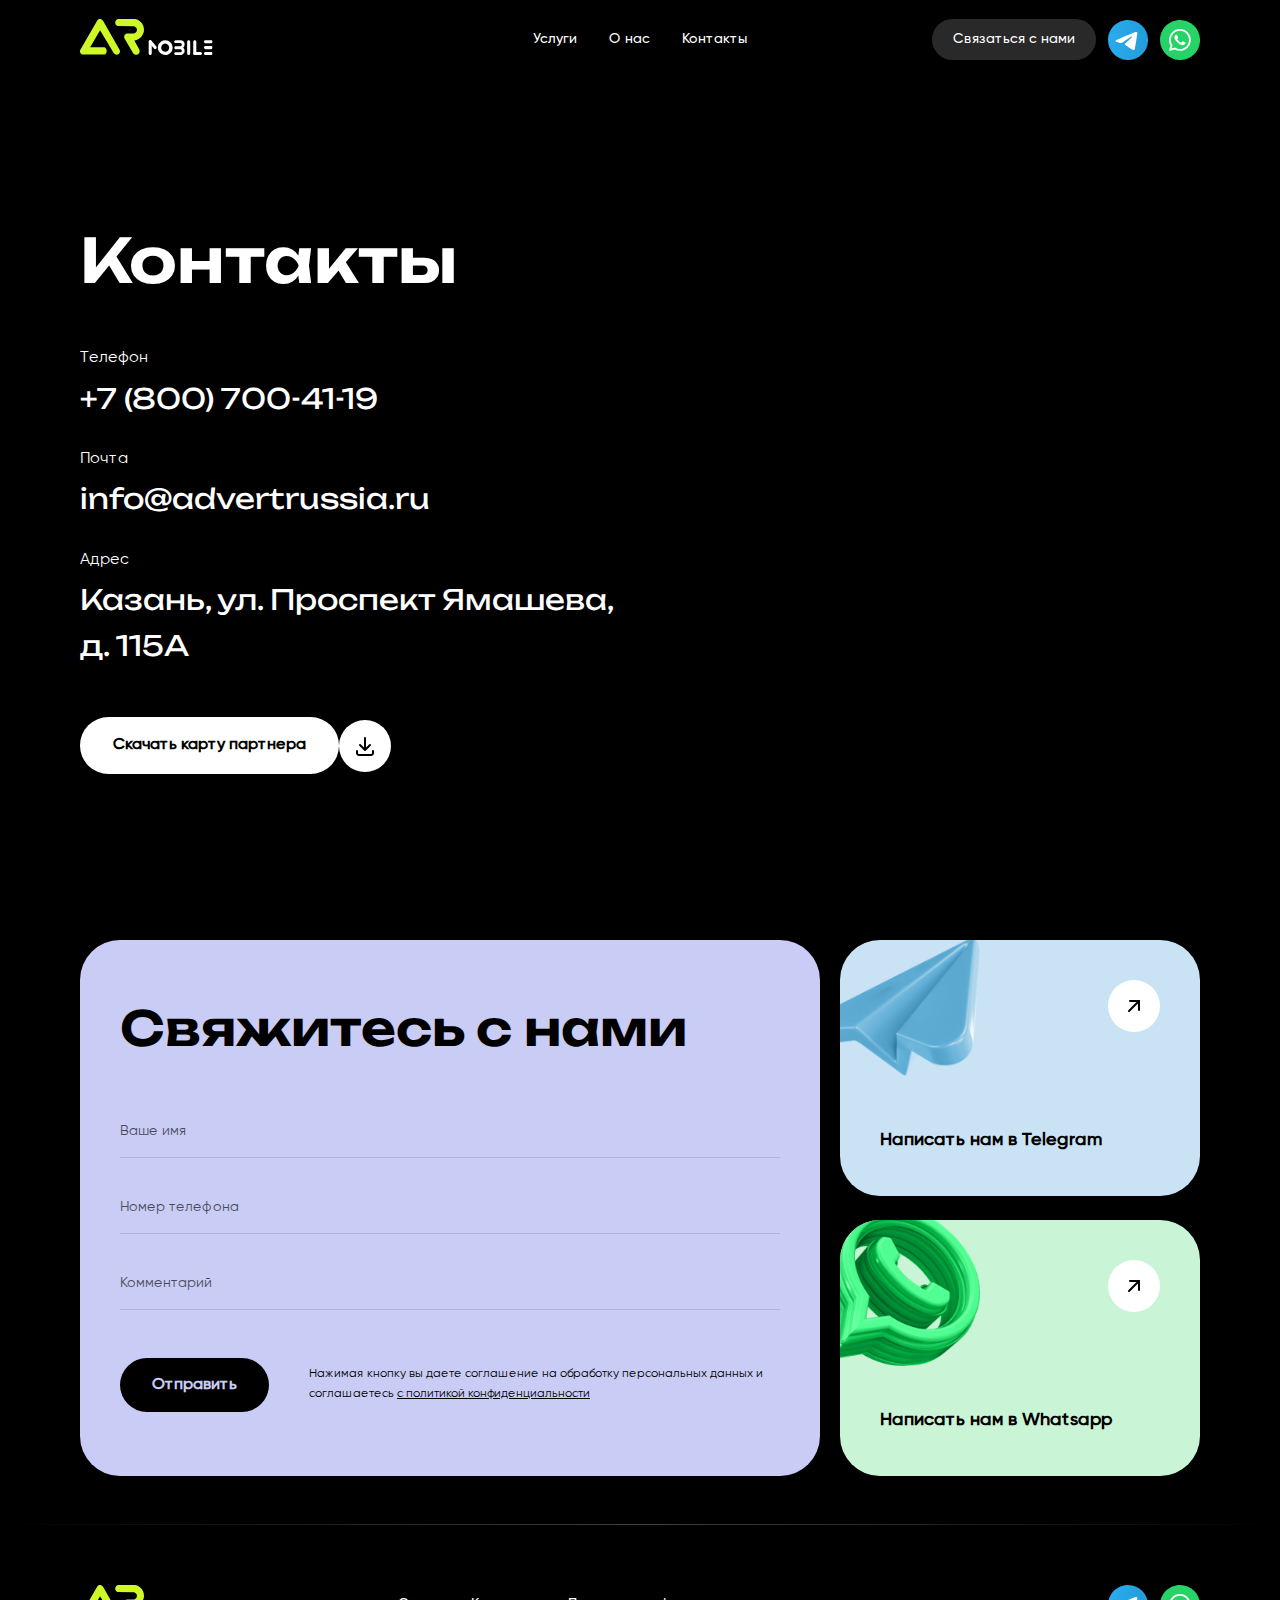
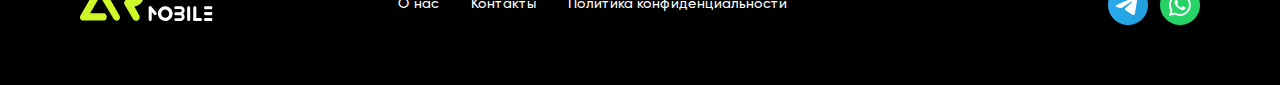
<file: contacts.html>
<!DOCTYPE html>
<html>

<head>

	<meta charset="utf-8">
	<!-- <base href="/"> -->

	<title>AR Mobile</title>
	<meta name="description" content="">

	<meta name="viewport" content="width=device-width, initial-scale=1.0, minimum-scale=1.0, maximum-scale=1.0, user-scalable=no">

	<link rel="icon" href="images/favicon.png">

	<link rel="stylesheet" href="libs/bootstrap/css/bootstrap-reboot.min.css">
	<link rel="stylesheet" href="libs/bootstrap/css/bootstrap-grid.min.css">
	<link rel="stylesheet" href="libs/swiper/swiper-bundle.min.css">

	<link rel="stylesheet" href="css/main.css">
	<link rel="stylesheet" href="css/media.css">

	<script src="libs/jquery/jquery-3.6.0.min.js" defer></script>
	<script src="libs/swiper/swiper-bundle.min.js" defer></script>
	<script src="libs/gsap/gsap.min.js" defer></script>
	<script src="libs/gsap/ScrollTrigger.min.js" defer></script>
	<script src="libs/input-mask/jquery.maskedinput.min.js" defer></script>
	<script src="js/common.js" defer></script>

</head>

<body>

<div class="app">
	<header>
		<div class="container">
			<div class="row">
				<div class="col">
					<a href="#" class="logo">
						<svg width="133" height="36" viewBox="0 0 133 36" fill="none" xmlns="http://www.w3.org/2000/svg">
							<g clip-path="url(#clip0_222_1810)">
								<path d="M10.1466 28.3502H24.4105C25.0735 28.668 25.637 29.1612 26.0398 29.7763C26.4427 30.3914 26.6695 31.105 26.6958 31.8398C26.7221 32.5746 26.5468 33.3025 26.1889 33.9449C25.8311 34.5872 25.3043 35.1193 24.6657 35.4837H2.24907C1.50009 35.1854 0.870552 34.6482 0.458244 33.9555C-0.355088 32.5512 0.12694 31.12 0.204542 30.8977L17.2785 1.60429C17.4188 1.37298 18.0665 0.362656 19.3156 0.0761247C20.6139 -0.222346 22.0362 0.374594 22.8823 1.60429L39.44 30.3888C40.416 31.9169 40.0473 33.9316 38.6759 34.9733C37.2044 36.091 34.9868 35.7836 33.8362 34.2092L20.0812 11.2867L10.1466 28.3502Z" fill="#CFF828" />
								<path d="M38.034 0.0760101C36.2536 0.592364 35.1015 2.22798 35.2328 3.89643C35.3358 5.21866 36.2297 6.3991 37.5251 6.95426L53.5723 7.20796C55.2139 7.43181 56.5272 8.56152 56.8839 10.0106C57.3316 11.8477 56.1705 13.9325 54.0827 14.5951H47.2075C47.0224 14.613 45.5107 14.7802 44.66 16.1233C44.3309 16.6599 44.1568 17.2771 44.1568 17.9066C44.1568 18.5361 44.3309 19.1533 44.66 19.69L53.3157 34.4643C53.8842 35.1254 54.6706 35.5611 55.5326 35.6925C56.3946 35.8238 57.2752 35.6421 58.0148 35.1803C58.7544 34.7185 59.3042 34.0071 59.5646 33.1749C59.825 32.3428 59.7788 31.4449 59.4343 30.6439L54.3394 21.4734C56.2867 21.1699 58.1265 20.3816 59.6895 19.1811C60.4506 18.5842 62.9189 16.6217 63.7651 13.0625C65.0008 7.86907 61.6833 3.88151 61.4728 3.63825C59.1105 0.895311 56.0586 0.238677 55.1035 0.0715332L38.034 0.0760101Z" fill="#CFF828" />
								<path d="M71.7438 22.754C71.7438 21.91 71.0597 21.2258 70.2157 21.2258C69.3717 21.2258 68.6875 21.91 68.6875 22.754V34.4719C68.6875 35.3159 69.3717 36.0001 70.2157 36.0001C71.0597 36.0001 71.7438 35.3159 71.7438 34.4719V22.754Z" fill="white" />
								<path d="M71.5233 21.7846C70.9813 21.1377 70.0175 21.0527 69.3705 21.5947C68.7236 22.1368 68.6386 23.1006 69.1807 23.7475L73.996 29.4943C74.5381 30.1412 75.5019 30.2263 76.1488 29.6842C76.7957 29.1421 76.8807 28.1783 76.3387 27.5314L71.5233 21.7846Z" fill="white" />
								<path d="M85.2465 21.2273C83.7855 21.2273 82.3572 21.6605 81.1424 22.4723C79.9276 23.284 78.9808 24.4377 78.4217 25.7875C77.8626 27.1373 77.7163 28.6226 78.0013 30.0556C78.2864 31.4886 78.9899 32.8048 80.023 33.8379C81.0561 34.871 82.3724 35.5746 83.8054 35.8596C85.2383 36.1447 86.7236 35.9984 88.0735 35.4393C89.4233 34.8802 90.577 33.9333 91.3887 32.7185C92.2004 31.5037 92.6337 30.0755 92.6337 28.6144C92.6337 26.6552 91.8554 24.7763 90.47 23.3909C89.0847 22.0056 87.2057 21.2273 85.2465 21.2273ZM86.624 32.496C84.4571 33.3124 81.9842 31.9394 81.3649 29.7412C80.7799 27.6608 81.9857 25.3089 84.1198 24.7328C86.1061 24.1971 88.1686 25.3954 88.8774 27.237C89.6519 29.2457 88.6968 31.7141 86.624 32.496Z" fill="white" />
								<path d="M94.1597 22.7555C94.103 21.9914 94.7566 21.2497 95.6147 21.2273H100.456C100.702 21.2168 102.368 21.1765 103.59 22.5003C104.699 23.7061 104.634 25.1701 104.609 25.5581C104.518 26.7372 103.97 27.834 103.081 28.6144C103.242 28.7517 104.77 30.0904 104.609 32.1797C104.537 32.9561 104.256 33.6983 103.794 34.3267C103.332 34.9551 102.708 35.4459 101.989 35.7464C101.588 35.9262 101.153 36.0135 100.714 36.0016C97.5608 36.0016 96.1684 36.0016 95.6401 36.0016H95.6192C94.9999 35.9941 94.0925 35.3464 94.1642 34.4734C94.2164 33.8586 94.7372 33.3109 95.4386 33.1989H100.787C101.108 33.0737 101.38 32.848 101.563 32.5556C101.746 32.2632 101.829 31.9197 101.8 31.5761C101.772 31.2326 101.633 30.9075 101.405 30.6492C101.176 30.3909 100.871 30.2132 100.534 30.1426C98.1577 30.1709 96.3922 30.156 95.6938 30.1426C95.3936 30.1537 95.0983 30.0639 94.8551 29.8874C94.624 29.6923 94.4696 29.4216 94.4193 29.1233C94.3638 28.9056 94.3579 28.6781 94.4021 28.4578C94.4462 28.2374 94.5394 28.0299 94.6746 27.8503C95.1446 27.2683 95.8923 27.334 95.9475 27.34H100.275C100.692 27.3069 101.08 27.1181 101.364 26.8112C101.647 26.5043 101.805 26.1019 101.805 25.6842C101.805 25.2665 101.647 24.8641 101.364 24.5572C101.08 24.2503 100.692 24.0615 100.275 24.0284H95.9475C95.0417 24.2135 94.2209 23.5598 94.1597 22.7555Z" fill="white" />
								<path d="M110.209 22.754C110.209 21.91 109.524 21.2258 108.681 21.2258C107.837 21.2258 107.152 21.91 107.152 22.754V34.4719C107.152 35.3159 107.837 36.0001 108.681 36.0001C109.524 36.0001 110.209 35.3159 110.209 34.4719V22.754Z" fill="white" />
								<path d="M116.322 22.754C116.322 21.91 115.638 21.2258 114.794 21.2258C113.95 21.2258 113.266 21.91 113.266 22.754V34.4719C113.266 35.3159 113.95 36.0001 114.794 36.0001C115.638 36.0001 116.322 35.3159 116.322 34.4719V22.754Z" fill="white" />
								<path d="M120.402 35.9999C121.245 35.9999 121.93 35.3158 121.93 34.4718C121.93 33.6278 121.245 32.9436 120.402 32.9436H114.798C113.954 32.9436 113.27 33.6278 113.27 34.4718C113.27 35.3158 113.954 35.9999 114.798 35.9999H120.402Z" fill="white" />
								<path d="M131.097 36C131.941 36 132.625 35.3158 132.625 34.4718C132.625 33.6278 131.941 32.9436 131.097 32.9436H125.493C124.649 32.9436 123.965 33.6278 123.965 34.4718C123.965 35.3158 124.649 36 125.493 36H131.097Z" fill="white" />
								<path d="M131.097 24.2836C131.941 24.2836 132.625 23.5994 132.625 22.7555C132.625 21.9115 131.941 21.2273 131.097 21.2273H125.493C124.649 21.2273 123.965 21.9115 123.965 22.7555C123.965 23.5994 124.649 24.2836 125.493 24.2836H131.097Z" fill="white" />
								<path d="M131.097 30.1425C131.941 30.1425 132.625 29.4583 132.625 28.6143C132.625 27.7704 131.941 27.0862 131.097 27.0862H125.493C124.649 27.0862 123.965 27.7704 123.965 28.6143C123.965 29.4583 124.649 30.1425 125.493 30.1425H131.097Z" fill="white" />
							</g>
							<defs>
								<clipPath id="clip0_222_1810">
									<rect width="132.627" height="36" fill="white" />
								</clipPath>
							</defs>
						</svg>
					</a>
				</div>
				<div class="col-lg-4 d-none d-lg-flex align-items-center justify-content-center">
					<nav class="nav_widget">
						<ul>
							<li><a href="#">Услуги</a></li>
							<li><a href="#">О нас</a></li>
							<li><a href="#">Контакты</a></li>
						</ul>
					</nav>
				</div>
				<div class="col">
					<div class="d-flex social_widget align-items-center justify-content-end">
						<a href="#" class="btn d-none d-lg-inline contact" data-button="Связаться с нами">Связаться с нами</a>
						<a href="#" class="d-block">
							<svg width="40" height="40" viewBox="0 0 40 40" fill="none" xmlns="http://www.w3.org/2000/svg">
								<g clip-path="url(#clip0_222_1823)">
									<path d="M20.0156 40.0312C31.0699 40.0312 40.0312 31.0699 40.0312 20.0156C40.0312 8.96128 31.0699 0 20.0156 0C8.96128 0 0 8.96128 0 20.0156C0 31.0699 8.96128 40.0312 20.0156 40.0312Z" fill="url(#paint0_linear_222_1823)" />
									<path fill-rule="evenodd" clip-rule="evenodd" d="M9.04164 19.7972C14.8717 17.2407 18.7688 15.5884 20.733 14.7778C26.2825 12.4707 27.436 12.0654 28.1843 12.0342C28.3402 12.0342 28.7143 12.0654 28.9637 12.2524C29.1508 12.4083 29.2131 12.6265 29.2443 12.7824C29.2755 12.9383 29.3066 13.2813 29.2755 13.5618C28.9637 16.7107 27.6854 24.4114 26.9995 27.9344C26.719 29.4309 26.1578 29.9297 25.6278 29.9921C24.4742 30.0856 23.5701 29.2127 22.4477 28.4956C20.7018 27.3421 19.7041 26.625 17.9894 25.5026C16.0253 24.1932 17.3035 23.4761 18.4259 22.3226C18.7065 22.0108 23.8507 17.3654 23.9442 16.929C23.9442 16.8666 23.9754 16.6795 23.8507 16.586C23.726 16.4925 23.5701 16.5237 23.4454 16.5548C23.2583 16.586 20.4524 18.4566 14.9964 22.1355C14.1858 22.6967 13.4688 22.9461 12.814 22.9461C12.097 22.9461 10.7252 22.5408 9.69635 22.1979C8.44927 21.7926 7.45161 21.5743 7.54514 20.8884C7.6075 20.5455 8.10633 20.1714 9.04164 19.7972Z" fill="white" />
								</g>
								<defs>
									<linearGradient id="paint0_linear_222_1823" x1="0" y1="20.0011" x2="40.0022" y2="20.0011" gradientUnits="userSpaceOnUse">
										<stop stop-color="#2AABEE" />
										<stop offset="1" stop-color="#229ED9" />
									</linearGradient>
									<clipPath id="clip0_222_1823">
										<rect width="40" height="40" fill="white" />
									</clipPath>
								</defs>
							</svg>
						</a>
						<a href="#" class="d-block">
							<svg width="40" height="40" viewBox="0 0 40 40" fill="none" xmlns="http://www.w3.org/2000/svg">
								<g clip-path="url(#clip0_222_1828)">
									<path d="M20.0156 40.0312C31.0699 40.0312 40.0312 31.0699 40.0312 20.0156C40.0312 8.96128 31.0699 0 20.0156 0C8.96128 0 0 8.96128 0 20.0156C0 31.0699 8.96128 40.0312 20.0156 40.0312Z" fill="#25D366" />
									<path fill-rule="evenodd" clip-rule="evenodd" d="M19.9481 9C13.9641 9 9.09329 13.8902 9.09075 19.9006C9.09012 21.8219 9.59021 23.6973 10.5403 25.3502L9 31L14.7555 29.484C16.3415 30.3526 18.1267 30.8101 19.9437 30.8107H19.9481C25.9315 30.8107 30.8024 25.9199 30.8049 19.9095C30.8062 16.9967 29.6778 14.2579 27.6279 12.1977C25.578 10.1368 22.8523 9.00127 19.9481 9ZM19.9443 28.9698H19.9481C24.9218 28.9698 28.9702 24.9048 28.9721 19.9089C28.9727 17.488 28.0353 15.2112 26.3313 13.4989C24.628 11.786 22.3623 10.8423 19.952 10.8416C14.9745 10.8416 10.9261 14.9059 10.9242 19.9019C10.9236 21.6135 11.4008 23.2811 12.3039 24.7238L12.5184 25.0667L11.6071 28.4103L15.0221 27.5105L15.3515 27.7068C16.7369 28.532 18.3254 28.9698 19.9443 28.9698ZM24.8977 22.1838C24.6267 22.0474 23.2927 21.3885 23.0439 21.2974C22.7951 21.2063 22.6143 21.161 22.4334 21.4338C22.2525 21.7065 21.7328 22.3202 21.5747 22.5018C21.4167 22.684 21.258 22.7064 20.9871 22.57C20.9427 22.5477 20.8822 22.5213 20.8075 22.4887C20.4255 22.3222 19.672 21.9937 18.8058 21.2178C17.9992 20.4958 17.4547 19.6036 17.2966 19.3309C17.1386 19.0582 17.2795 18.911 17.4159 18.7752C17.4971 18.6942 17.5903 18.5801 17.6837 18.4658C17.7305 18.4085 17.7774 18.3512 17.8227 18.2979C17.9388 18.1618 17.9886 18.0592 18.0568 17.9185C18.0684 17.8946 18.0806 17.8695 18.0937 17.843C18.1839 17.6613 18.1388 17.502 18.0709 17.3657C18.025 17.2736 17.7626 16.6321 17.5275 16.0573C17.4145 15.781 17.3078 15.5201 17.2344 15.3431C17.0399 14.874 16.8428 14.8752 16.6844 14.8761C16.6635 14.8762 16.6433 14.8763 16.6239 14.8753C16.4659 14.867 16.285 14.8658 16.1041 14.8658C15.9233 14.8658 15.6294 14.934 15.3807 15.2067C15.3647 15.2241 15.347 15.2432 15.3277 15.2638C15.0451 15.5665 14.4312 16.2241 14.4312 17.4791C14.4312 18.8097 15.3889 20.0958 15.5355 20.2927L15.5387 20.297C15.5477 20.309 15.5639 20.3324 15.5872 20.3658C15.9145 20.8368 17.6321 23.3084 20.1728 24.4097C20.8201 24.6901 21.3253 24.8577 21.7194 24.9832C22.3693 25.1903 22.9608 25.161 23.4279 25.0909C23.9489 25.0125 25.0329 24.432 25.2588 23.7954C25.4847 23.1594 25.4847 22.614 25.4168 22.4999C25.3622 22.4087 25.2347 22.3468 25.046 22.2551C24.9999 22.2328 24.9502 22.2087 24.8971 22.1819L24.8977 22.1838Z" fill="white" />
								</g>
								<defs>
									<clipPath id="clip0_222_1828">
										<rect width="40" height="40" fill="white" />
									</clipPath>
								</defs>
							</svg>
						</a>
						<button class="menu_button d-flex d-lg-none">
						</button>
					</div>
				</div>
			</div>
		</div>
	</header>
	<aside>
		<div class="container">
			<div class="row">
				<div class="col-12">
					<div class="aside_wrap">
						<nav class="one mb-4">
							<ul>
								<li>
									<a href="">Услуги</a>
								</li>
								<li><a href="#">О нас</a></li>
								<li><a href="#">Контакты</a></li>
							</ul>
						</nav>
						<a href="#" class="btn contact" data-button="Связаться с нами">Связаться с нами</a>
					</div>
				</div>
			</div>
		</div>
		<div class="aside_overlay"></div>
	</aside>
	<main>
		<div class="page_content pt-5">
			<div class="container">
				<div class="row align-items-center gy-5 gy-lg-3">
					<div class="col-lg-6">
						<h1 class="mb-lg-5 mb-3">Контакты</h1>
						<div class="mt-2">
							<div class="us_text mb-1">Телефон</div>
							<div class="xxl_text four rb_text"><a href="#">+7 (800) 700-41-19</a></div>
							<div class="us_text mb-1 mt-4">Почта</div>
							<div class="xxl_text four rb_text"><a href="#">info@advertrussia.ru</a></div>
							<div class="us_text mb-1 mt-4">Адрес</div>
							<div class="xxl_text four rb_text">Казань, ул. Проспект Ямашева, д. 115А</div>
							<a href="#" class="d-lg-flex d-block align-items-center btn_group mt-lg-5 mt-4">
								<div class="btn white_btn">Скачать карту партнера</div>
								<div class="lk_btn lkw_btn d-none d-lg-flex">
									<svg width="24" height="24" viewBox="0 0 24 24" fill="none" xmlns="http://www.w3.org/2000/svg">
										<path d="M4 17V19C4 19.5304 4.21071 20.0391 4.58579 20.4142C4.96086 20.7893 5.46957 21 6 21H18C18.5304 21 19.0391 20.7893 19.4142 20.4142C19.7893 20.0391 20 19.5304 20 19V17M7 11L12 16M12 16L17 11M12 16V4" stroke="black" stroke-width="2" stroke-linecap="round" stroke-linejoin="round" />
									</svg>
								</div>
							</a>
						</div>
					</div>
					<div class="col-lg-6 relative">
						<div class="map_widget radius">
							<iframe src="https://yandex.com/map-widget/v1/?um=constructor%3A0a613e4d4a47d70cc447d38250a723f70e02b66cf50653b1ce9ed8285b8ae5b1&amp;source=constructor" width="100%" height="682" frameborder="0"></iframe>
						</div>
					</div>
				</div>
			</div>
		</div>
		<section>
			<div class="container">
				<div class="row gy-lg-4 gy-3">
					<div class="col-lg-8">
						<div class="form_widget purple_bg radius relative d-flex flex-column">
							<h2 class="mb-lg-5 mb-4 black_text">Свяжитесь с нами</h2>
							<form>
								<div class="form-group">
									<input type="text" name="name" id="name" placeholder="имя" required>
									<label for="name">Ваше имя</label>
								</div>
								<div class="form-group">
									<input type="text" name="phone" id="phone" class="phone" placeholder="номер" required>
									<label for="phone">Номер телефона</label>
								</div>
								<div class="form-group">
									<input type="text" name="comment" id="comment" placeholder="комментарий">
									<label for="comment">Комментарий</label>
								</div>
								<div class="d-flex flex-column flex-lg-row align-items-lg-center align-items-start mt-lg-5 mt-3">
									<button class="d-flex align-items-center">
										<div class="btn tr_btn">Отправить</div>
										<div class="lk_btn tr_btn mix_color d-none d-lg-fle">
											<svg width="24" height="24" viewBox="0 0 24 24" fill="none" xmlns="http://www.w3.org/2000/svg">
												<path d="M17 7L7 17" stroke="#F5ECC9" stroke-width="2" stroke-linecap="round" stroke-linejoin="round" />
												<path d="M8 7H17V16" stroke="#F5ECC9" stroke-width="2" stroke-linecap="round" stroke-linejoin="round" />
											</svg>
										</div>
									</button>
									<div class="sm_text black_text">Нажимая кнопку вы даете соглашение на обработку персональных данных  и соглашаетесь <a href="#" class="black_text">с политикой конфиденциальности</a></div>
								</div>
							</form>
						</div>
					</div>
					<div class="col-lg-4">
						<div class="row gy-4">
							<div class="col-lg-12 col-6">
								<a href="" class="radius tg_widget bg_widget blue_bg score_widget score_mh black_text d-flex flex-column justify-content-md-between justify-content-end relative">
									<div class="d-md-flex d-none justify-content-end">
										<div class="lk_btn lkw_btn">
											<svg width="24" height="24" viewBox="0 0 24 24" fill="none" xmlns="http://www.w3.org/2000/svg">
												<path d="M17 7L7 17" stroke="black" stroke-width="2" stroke-linecap="round" stroke-linejoin="round" />
												<path d="M8 7H17V16" stroke="black" stroke-width="2" stroke-linecap="round" stroke-linejoin="round" />
											</svg>
										</div>
									</div>
									<div class="md_text sb_text">Написать нам в Telegram</div>
								</a>
							</div>
							<div class="col-lg-12 col-6">
								<a href="" class="radius wa_widget bg_widget green_bg score_widget score_mh black_text d-flex flex-column justify-content-md-between justify-content-end relative">
									<div class="d-md-flex d-none justify-content-end">
										<div class="lk_btn lkw_btn">
											<svg width="24" height="24" viewBox="0 0 24 24" fill="none" xmlns="http://www.w3.org/2000/svg">
												<path d="M17 7L7 17" stroke="black" stroke-width="2" stroke-linecap="round" stroke-linejoin="round" />
												<path d="M8 7H17V16" stroke="black" stroke-width="2" stroke-linecap="round" stroke-linejoin="round" />
											</svg>
										</div>
									</div>
									<div class="md_text sb_text">Написать нам в Whatsapp</div>
								</a>
							</div>
						</div>
					</div>
				</div>
			</div>
		</section>
		<hr class="mt-5 mb-0">
	</main>
	<footer>
		<div class="container">
			<div class="row">
				<div class="col-lg-2 col-6">
					<a href="#" class="logo">
						<svg width="133" height="36" viewBox="0 0 133 36" fill="none" xmlns="http://www.w3.org/2000/svg">
							<g clip-path="url(#clip0_222_1810)">
								<path d="M10.1466 28.3502H24.4105C25.0735 28.668 25.637 29.1612 26.0398 29.7763C26.4427 30.3914 26.6695 31.105 26.6958 31.8398C26.7221 32.5746 26.5468 33.3025 26.1889 33.9449C25.8311 34.5872 25.3043 35.1193 24.6657 35.4837H2.24907C1.50009 35.1854 0.870552 34.6482 0.458244 33.9555C-0.355088 32.5512 0.12694 31.12 0.204542 30.8977L17.2785 1.60429C17.4188 1.37298 18.0665 0.362656 19.3156 0.0761247C20.6139 -0.222346 22.0362 0.374594 22.8823 1.60429L39.44 30.3888C40.416 31.9169 40.0473 33.9316 38.6759 34.9733C37.2044 36.091 34.9868 35.7836 33.8362 34.2092L20.0812 11.2867L10.1466 28.3502Z" fill="#CFF828" />
								<path d="M38.034 0.0760101C36.2536 0.592364 35.1015 2.22798 35.2328 3.89643C35.3358 5.21866 36.2297 6.3991 37.5251 6.95426L53.5723 7.20796C55.2139 7.43181 56.5272 8.56152 56.8839 10.0106C57.3316 11.8477 56.1705 13.9325 54.0827 14.5951H47.2075C47.0224 14.613 45.5107 14.7802 44.66 16.1233C44.3309 16.6599 44.1568 17.2771 44.1568 17.9066C44.1568 18.5361 44.3309 19.1533 44.66 19.69L53.3157 34.4643C53.8842 35.1254 54.6706 35.5611 55.5326 35.6925C56.3946 35.8238 57.2752 35.6421 58.0148 35.1803C58.7544 34.7185 59.3042 34.0071 59.5646 33.1749C59.825 32.3428 59.7788 31.4449 59.4343 30.6439L54.3394 21.4734C56.2867 21.1699 58.1265 20.3816 59.6895 19.1811C60.4506 18.5842 62.9189 16.6217 63.7651 13.0625C65.0008 7.86907 61.6833 3.88151 61.4728 3.63825C59.1105 0.895311 56.0586 0.238677 55.1035 0.0715332L38.034 0.0760101Z" fill="#CFF828" />
								<path d="M71.7438 22.754C71.7438 21.91 71.0597 21.2258 70.2157 21.2258C69.3717 21.2258 68.6875 21.91 68.6875 22.754V34.4719C68.6875 35.3159 69.3717 36.0001 70.2157 36.0001C71.0597 36.0001 71.7438 35.3159 71.7438 34.4719V22.754Z" fill="white" />
								<path d="M71.5233 21.7846C70.9813 21.1377 70.0175 21.0527 69.3705 21.5947C68.7236 22.1368 68.6386 23.1006 69.1807 23.7475L73.996 29.4943C74.5381 30.1412 75.5019 30.2263 76.1488 29.6842C76.7957 29.1421 76.8807 28.1783 76.3387 27.5314L71.5233 21.7846Z" fill="white" />
								<path d="M85.2465 21.2273C83.7855 21.2273 82.3572 21.6605 81.1424 22.4723C79.9276 23.284 78.9808 24.4377 78.4217 25.7875C77.8626 27.1373 77.7163 28.6226 78.0013 30.0556C78.2864 31.4886 78.9899 32.8048 80.023 33.8379C81.0561 34.871 82.3724 35.5746 83.8054 35.8596C85.2383 36.1447 86.7236 35.9984 88.0735 35.4393C89.4233 34.8802 90.577 33.9333 91.3887 32.7185C92.2004 31.5037 92.6337 30.0755 92.6337 28.6144C92.6337 26.6552 91.8554 24.7763 90.47 23.3909C89.0847 22.0056 87.2057 21.2273 85.2465 21.2273ZM86.624 32.496C84.4571 33.3124 81.9842 31.9394 81.3649 29.7412C80.7799 27.6608 81.9857 25.3089 84.1198 24.7328C86.1061 24.1971 88.1686 25.3954 88.8774 27.237C89.6519 29.2457 88.6968 31.7141 86.624 32.496Z" fill="white" />
								<path d="M94.1597 22.7555C94.103 21.9914 94.7566 21.2497 95.6147 21.2273H100.456C100.702 21.2168 102.368 21.1765 103.59 22.5003C104.699 23.7061 104.634 25.1701 104.609 25.5581C104.518 26.7372 103.97 27.834 103.081 28.6144C103.242 28.7517 104.77 30.0904 104.609 32.1797C104.537 32.9561 104.256 33.6983 103.794 34.3267C103.332 34.9551 102.708 35.4459 101.989 35.7464C101.588 35.9262 101.153 36.0135 100.714 36.0016C97.5608 36.0016 96.1684 36.0016 95.6401 36.0016H95.6192C94.9999 35.9941 94.0925 35.3464 94.1642 34.4734C94.2164 33.8586 94.7372 33.3109 95.4386 33.1989H100.787C101.108 33.0737 101.38 32.848 101.563 32.5556C101.746 32.2632 101.829 31.9197 101.8 31.5761C101.772 31.2326 101.633 30.9075 101.405 30.6492C101.176 30.3909 100.871 30.2132 100.534 30.1426C98.1577 30.1709 96.3922 30.156 95.6938 30.1426C95.3936 30.1537 95.0983 30.0639 94.8551 29.8874C94.624 29.6923 94.4696 29.4216 94.4193 29.1233C94.3638 28.9056 94.3579 28.6781 94.4021 28.4578C94.4462 28.2374 94.5394 28.0299 94.6746 27.8503C95.1446 27.2683 95.8923 27.334 95.9475 27.34H100.275C100.692 27.3069 101.08 27.1181 101.364 26.8112C101.647 26.5043 101.805 26.1019 101.805 25.6842C101.805 25.2665 101.647 24.8641 101.364 24.5572C101.08 24.2503 100.692 24.0615 100.275 24.0284H95.9475C95.0417 24.2135 94.2209 23.5598 94.1597 22.7555Z" fill="white" />
								<path d="M110.209 22.754C110.209 21.91 109.524 21.2258 108.681 21.2258C107.837 21.2258 107.152 21.91 107.152 22.754V34.4719C107.152 35.3159 107.837 36.0001 108.681 36.0001C109.524 36.0001 110.209 35.3159 110.209 34.4719V22.754Z" fill="white" />
								<path d="M116.322 22.754C116.322 21.91 115.638 21.2258 114.794 21.2258C113.95 21.2258 113.266 21.91 113.266 22.754V34.4719C113.266 35.3159 113.95 36.0001 114.794 36.0001C115.638 36.0001 116.322 35.3159 116.322 34.4719V22.754Z" fill="white" />
								<path d="M120.402 35.9999C121.245 35.9999 121.93 35.3158 121.93 34.4718C121.93 33.6278 121.245 32.9436 120.402 32.9436H114.798C113.954 32.9436 113.27 33.6278 113.27 34.4718C113.27 35.3158 113.954 35.9999 114.798 35.9999H120.402Z" fill="white" />
								<path d="M131.097 36C131.941 36 132.625 35.3158 132.625 34.4718C132.625 33.6278 131.941 32.9436 131.097 32.9436H125.493C124.649 32.9436 123.965 33.6278 123.965 34.4718C123.965 35.3158 124.649 36 125.493 36H131.097Z" fill="white" />
								<path d="M131.097 24.2836C131.941 24.2836 132.625 23.5994 132.625 22.7555C132.625 21.9115 131.941 21.2273 131.097 21.2273H125.493C124.649 21.2273 123.965 21.9115 123.965 22.7555C123.965 23.5994 124.649 24.2836 125.493 24.2836H131.097Z" fill="white" />
								<path d="M131.097 30.1425C131.941 30.1425 132.625 29.4583 132.625 28.6143C132.625 27.7704 131.941 27.0862 131.097 27.0862H125.493C124.649 27.0862 123.965 27.7704 123.965 28.6143C123.965 29.4583 124.649 30.1425 125.493 30.1425H131.097Z" fill="white" />
							</g>
							<defs>
								<clipPath id="clip0_222_1810">
									<rect width="132.627" height="36" fill="white" />
								</clipPath>
							</defs>
						</svg>
					</a>
					<div class="d-flex d-lg-none social_widget align-items-center justify-content-start mt-3">
						<a href="#" class="d-block">
							<svg width="40" height="40" viewBox="0 0 40 40" fill="none" xmlns="http://www.w3.org/2000/svg">
								<g clip-path="url(#clip0_222_1823)">
									<path d="M20.0156 40.0312C31.0699 40.0312 40.0312 31.0699 40.0312 20.0156C40.0312 8.96128 31.0699 0 20.0156 0C8.96128 0 0 8.96128 0 20.0156C0 31.0699 8.96128 40.0312 20.0156 40.0312Z" fill="url(#paint0_linear_222_1823)" />
									<path fill-rule="evenodd" clip-rule="evenodd" d="M9.04164 19.7972C14.8717 17.2407 18.7688 15.5884 20.733 14.7778C26.2825 12.4707 27.436 12.0654 28.1843 12.0342C28.3402 12.0342 28.7143 12.0654 28.9637 12.2524C29.1508 12.4083 29.2131 12.6265 29.2443 12.7824C29.2755 12.9383 29.3066 13.2813 29.2755 13.5618C28.9637 16.7107 27.6854 24.4114 26.9995 27.9344C26.719 29.4309 26.1578 29.9297 25.6278 29.9921C24.4742 30.0856 23.5701 29.2127 22.4477 28.4956C20.7018 27.3421 19.7041 26.625 17.9894 25.5026C16.0253 24.1932 17.3035 23.4761 18.4259 22.3226C18.7065 22.0108 23.8507 17.3654 23.9442 16.929C23.9442 16.8666 23.9754 16.6795 23.8507 16.586C23.726 16.4925 23.5701 16.5237 23.4454 16.5548C23.2583 16.586 20.4524 18.4566 14.9964 22.1355C14.1858 22.6967 13.4688 22.9461 12.814 22.9461C12.097 22.9461 10.7252 22.5408 9.69635 22.1979C8.44927 21.7926 7.45161 21.5743 7.54514 20.8884C7.6075 20.5455 8.10633 20.1714 9.04164 19.7972Z" fill="white" />
								</g>
								<defs>
									<linearGradient id="paint0_linear_222_1823" x1="0" y1="20.0011" x2="40.0022" y2="20.0011" gradientUnits="userSpaceOnUse">
										<stop stop-color="#2AABEE" />
										<stop offset="1" stop-color="#229ED9" />
									</linearGradient>
									<clipPath id="clip0_222_1823">
										<rect width="40" height="40" fill="white" />
									</clipPath>
								</defs>
							</svg>
						</a>
						<a href="#" class="d-block">
							<svg width="40" height="40" viewBox="0 0 40 40" fill="none" xmlns="http://www.w3.org/2000/svg">
								<g clip-path="url(#clip0_222_1828)">
									<path d="M20.0156 40.0312C31.0699 40.0312 40.0312 31.0699 40.0312 20.0156C40.0312 8.96128 31.0699 0 20.0156 0C8.96128 0 0 8.96128 0 20.0156C0 31.0699 8.96128 40.0312 20.0156 40.0312Z" fill="#25D366" />
									<path fill-rule="evenodd" clip-rule="evenodd" d="M19.9481 9C13.9641 9 9.09329 13.8902 9.09075 19.9006C9.09012 21.8219 9.59021 23.6973 10.5403 25.3502L9 31L14.7555 29.484C16.3415 30.3526 18.1267 30.8101 19.9437 30.8107H19.9481C25.9315 30.8107 30.8024 25.9199 30.8049 19.9095C30.8062 16.9967 29.6778 14.2579 27.6279 12.1977C25.578 10.1368 22.8523 9.00127 19.9481 9ZM19.9443 28.9698H19.9481C24.9218 28.9698 28.9702 24.9048 28.9721 19.9089C28.9727 17.488 28.0353 15.2112 26.3313 13.4989C24.628 11.786 22.3623 10.8423 19.952 10.8416C14.9745 10.8416 10.9261 14.9059 10.9242 19.9019C10.9236 21.6135 11.4008 23.2811 12.3039 24.7238L12.5184 25.0667L11.6071 28.4103L15.0221 27.5105L15.3515 27.7068C16.7369 28.532 18.3254 28.9698 19.9443 28.9698ZM24.8977 22.1838C24.6267 22.0474 23.2927 21.3885 23.0439 21.2974C22.7951 21.2063 22.6143 21.161 22.4334 21.4338C22.2525 21.7065 21.7328 22.3202 21.5747 22.5018C21.4167 22.684 21.258 22.7064 20.9871 22.57C20.9427 22.5477 20.8822 22.5213 20.8075 22.4887C20.4255 22.3222 19.672 21.9937 18.8058 21.2178C17.9992 20.4958 17.4547 19.6036 17.2966 19.3309C17.1386 19.0582 17.2795 18.911 17.4159 18.7752C17.4971 18.6942 17.5903 18.5801 17.6837 18.4658C17.7305 18.4085 17.7774 18.3512 17.8227 18.2979C17.9388 18.1618 17.9886 18.0592 18.0568 17.9185C18.0684 17.8946 18.0806 17.8695 18.0937 17.843C18.1839 17.6613 18.1388 17.502 18.0709 17.3657C18.025 17.2736 17.7626 16.6321 17.5275 16.0573C17.4145 15.781 17.3078 15.5201 17.2344 15.3431C17.0399 14.874 16.8428 14.8752 16.6844 14.8761C16.6635 14.8762 16.6433 14.8763 16.6239 14.8753C16.4659 14.867 16.285 14.8658 16.1041 14.8658C15.9233 14.8658 15.6294 14.934 15.3807 15.2067C15.3647 15.2241 15.347 15.2432 15.3277 15.2638C15.0451 15.5665 14.4312 16.2241 14.4312 17.4791C14.4312 18.8097 15.3889 20.0958 15.5355 20.2927L15.5387 20.297C15.5477 20.309 15.5639 20.3324 15.5872 20.3658C15.9145 20.8368 17.6321 23.3084 20.1728 24.4097C20.8201 24.6901 21.3253 24.8577 21.7194 24.9832C22.3693 25.1903 22.9608 25.161 23.4279 25.0909C23.9489 25.0125 25.0329 24.432 25.2588 23.7954C25.4847 23.1594 25.4847 22.614 25.4168 22.4999C25.3622 22.4087 25.2347 22.3468 25.046 22.2551C24.9999 22.2328 24.9502 22.2087 24.8971 22.1819L24.8977 22.1838Z" fill="white" />
								</g>
								<defs>
									<clipPath id="clip0_222_1828">
										<rect width="40" height="40" fill="white" />
									</clipPath>
								</defs>
							</svg>
						</a>
					</div>
				</div>
				<div class="col-lg-7 col-6 d-flex align-items-center justify-content-center">
					<nav class="nav_widget">
						<ul>
							<li><a href="#">О нас</a></li>
							<li><a href="#">Контакты</a></li>
							<li><a href="#">Политика конфиденциальности</a></li>
						</ul>
					</nav>
				</div>
				<div class="col-lg-3">
					<div class="d-lg-flex d-none social_widget align-items-center justify-content-end">
						<a href="#" class="d-block">
							<svg width="40" height="40" viewBox="0 0 40 40" fill="none" xmlns="http://www.w3.org/2000/svg">
								<g clip-path="url(#clip0_222_1823)">
									<path d="M20.0156 40.0312C31.0699 40.0312 40.0312 31.0699 40.0312 20.0156C40.0312 8.96128 31.0699 0 20.0156 0C8.96128 0 0 8.96128 0 20.0156C0 31.0699 8.96128 40.0312 20.0156 40.0312Z" fill="url(#paint0_linear_222_1823)" />
									<path fill-rule="evenodd" clip-rule="evenodd" d="M9.04164 19.7972C14.8717 17.2407 18.7688 15.5884 20.733 14.7778C26.2825 12.4707 27.436 12.0654 28.1843 12.0342C28.3402 12.0342 28.7143 12.0654 28.9637 12.2524C29.1508 12.4083 29.2131 12.6265 29.2443 12.7824C29.2755 12.9383 29.3066 13.2813 29.2755 13.5618C28.9637 16.7107 27.6854 24.4114 26.9995 27.9344C26.719 29.4309 26.1578 29.9297 25.6278 29.9921C24.4742 30.0856 23.5701 29.2127 22.4477 28.4956C20.7018 27.3421 19.7041 26.625 17.9894 25.5026C16.0253 24.1932 17.3035 23.4761 18.4259 22.3226C18.7065 22.0108 23.8507 17.3654 23.9442 16.929C23.9442 16.8666 23.9754 16.6795 23.8507 16.586C23.726 16.4925 23.5701 16.5237 23.4454 16.5548C23.2583 16.586 20.4524 18.4566 14.9964 22.1355C14.1858 22.6967 13.4688 22.9461 12.814 22.9461C12.097 22.9461 10.7252 22.5408 9.69635 22.1979C8.44927 21.7926 7.45161 21.5743 7.54514 20.8884C7.6075 20.5455 8.10633 20.1714 9.04164 19.7972Z" fill="white" />
								</g>
								<defs>
									<linearGradient id="paint0_linear_222_1823" x1="0" y1="20.0011" x2="40.0022" y2="20.0011" gradientUnits="userSpaceOnUse">
										<stop stop-color="#2AABEE" />
										<stop offset="1" stop-color="#229ED9" />
									</linearGradient>
									<clipPath id="clip0_222_1823">
										<rect width="40" height="40" fill="white" />
									</clipPath>
								</defs>
							</svg>
						</a>
						<a href="#" class="d-block">
							<svg width="40" height="40" viewBox="0 0 40 40" fill="none" xmlns="http://www.w3.org/2000/svg">
								<g clip-path="url(#clip0_222_1828)">
									<path d="M20.0156 40.0312C31.0699 40.0312 40.0312 31.0699 40.0312 20.0156C40.0312 8.96128 31.0699 0 20.0156 0C8.96128 0 0 8.96128 0 20.0156C0 31.0699 8.96128 40.0312 20.0156 40.0312Z" fill="#25D366" />
									<path fill-rule="evenodd" clip-rule="evenodd" d="M19.9481 9C13.9641 9 9.09329 13.8902 9.09075 19.9006C9.09012 21.8219 9.59021 23.6973 10.5403 25.3502L9 31L14.7555 29.484C16.3415 30.3526 18.1267 30.8101 19.9437 30.8107H19.9481C25.9315 30.8107 30.8024 25.9199 30.8049 19.9095C30.8062 16.9967 29.6778 14.2579 27.6279 12.1977C25.578 10.1368 22.8523 9.00127 19.9481 9ZM19.9443 28.9698H19.9481C24.9218 28.9698 28.9702 24.9048 28.9721 19.9089C28.9727 17.488 28.0353 15.2112 26.3313 13.4989C24.628 11.786 22.3623 10.8423 19.952 10.8416C14.9745 10.8416 10.9261 14.9059 10.9242 19.9019C10.9236 21.6135 11.4008 23.2811 12.3039 24.7238L12.5184 25.0667L11.6071 28.4103L15.0221 27.5105L15.3515 27.7068C16.7369 28.532 18.3254 28.9698 19.9443 28.9698ZM24.8977 22.1838C24.6267 22.0474 23.2927 21.3885 23.0439 21.2974C22.7951 21.2063 22.6143 21.161 22.4334 21.4338C22.2525 21.7065 21.7328 22.3202 21.5747 22.5018C21.4167 22.684 21.258 22.7064 20.9871 22.57C20.9427 22.5477 20.8822 22.5213 20.8075 22.4887C20.4255 22.3222 19.672 21.9937 18.8058 21.2178C17.9992 20.4958 17.4547 19.6036 17.2966 19.3309C17.1386 19.0582 17.2795 18.911 17.4159 18.7752C17.4971 18.6942 17.5903 18.5801 17.6837 18.4658C17.7305 18.4085 17.7774 18.3512 17.8227 18.2979C17.9388 18.1618 17.9886 18.0592 18.0568 17.9185C18.0684 17.8946 18.0806 17.8695 18.0937 17.843C18.1839 17.6613 18.1388 17.502 18.0709 17.3657C18.025 17.2736 17.7626 16.6321 17.5275 16.0573C17.4145 15.781 17.3078 15.5201 17.2344 15.3431C17.0399 14.874 16.8428 14.8752 16.6844 14.8761C16.6635 14.8762 16.6433 14.8763 16.6239 14.8753C16.4659 14.867 16.285 14.8658 16.1041 14.8658C15.9233 14.8658 15.6294 14.934 15.3807 15.2067C15.3647 15.2241 15.347 15.2432 15.3277 15.2638C15.0451 15.5665 14.4312 16.2241 14.4312 17.4791C14.4312 18.8097 15.3889 20.0958 15.5355 20.2927L15.5387 20.297C15.5477 20.309 15.5639 20.3324 15.5872 20.3658C15.9145 20.8368 17.6321 23.3084 20.1728 24.4097C20.8201 24.6901 21.3253 24.8577 21.7194 24.9832C22.3693 25.1903 22.9608 25.161 23.4279 25.0909C23.9489 25.0125 25.0329 24.432 25.2588 23.7954C25.4847 23.1594 25.4847 22.614 25.4168 22.4999C25.3622 22.4087 25.2347 22.3468 25.046 22.2551C24.9999 22.2328 24.9502 22.2087 24.8971 22.1819L24.8977 22.1838Z" fill="white" />
								</g>
								<defs>
									<clipPath id="clip0_222_1828">
										<rect width="40" height="40" fill="white" />
									</clipPath>
								</defs>
							</svg>
						</a>
					</div>
				</div>
			</div>
		</div>
	</footer>
	<div class="popup for_contact">
		<div class="popup_dialog">
			<div class="popup_wrap radius">
				<div class="preloader" style="display: none;">
					<div class="preloader-container">
						<span class="animated-preloader"></span>
					</div>
				</div>
				<div class="d-flex justify-content-between mb-4 mb-lg-5">
					<div class="three popup_output_text">Закажите Programmatic-размещение</div>
					<div class="btn_close lk_btn">
						<svg width="14" height="14" viewBox="0 0 14 14" fill="none" xmlns="http://www.w3.org/2000/svg">
							<path d="M13 1L1 13M1 1L13 13" stroke="white" stroke-width="2" stroke-linecap="round" stroke-linejoin="round" />
						</svg>
					</div>
				</div>
				<form>
					<div class="form-group">
						<input type="text" name="phone" class="phone" id="phone-p" placeholder="номер" required>
						<label for="phone-p">Номер телефона</label>
					</div>
					<button class="btn white_btn mt-lg-5 mt-4" style="width: 100%">Отправить</button>
					<div class="sm_text mt-lg-4 mt-3 mb_text light_text">Нажимая кнопку вы даете соглашение на обработку персональных данных  и соглашаетесь с <a href="#" target="_blank">политикой конфиденциальности</a></div>
				</form>
			</div>
		</div>
	</div>
</div>

</body>
</html>
</file>
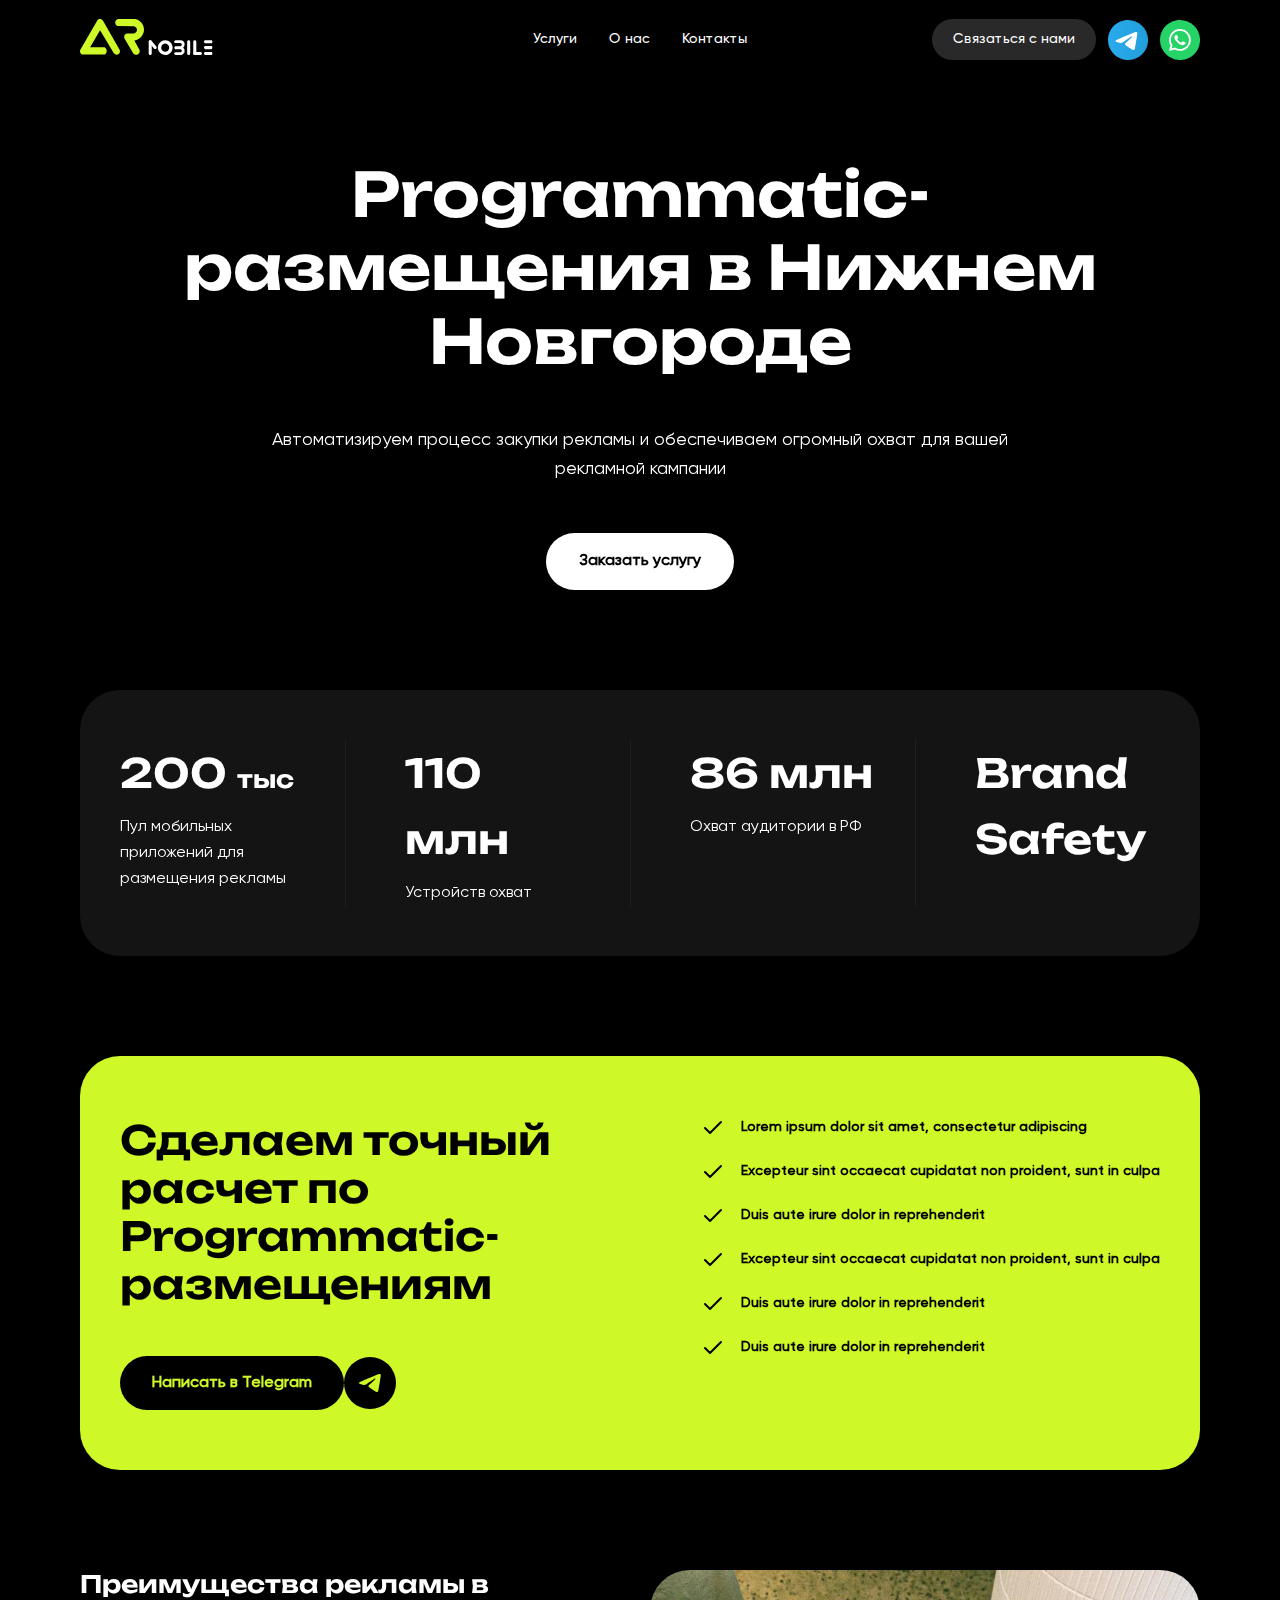
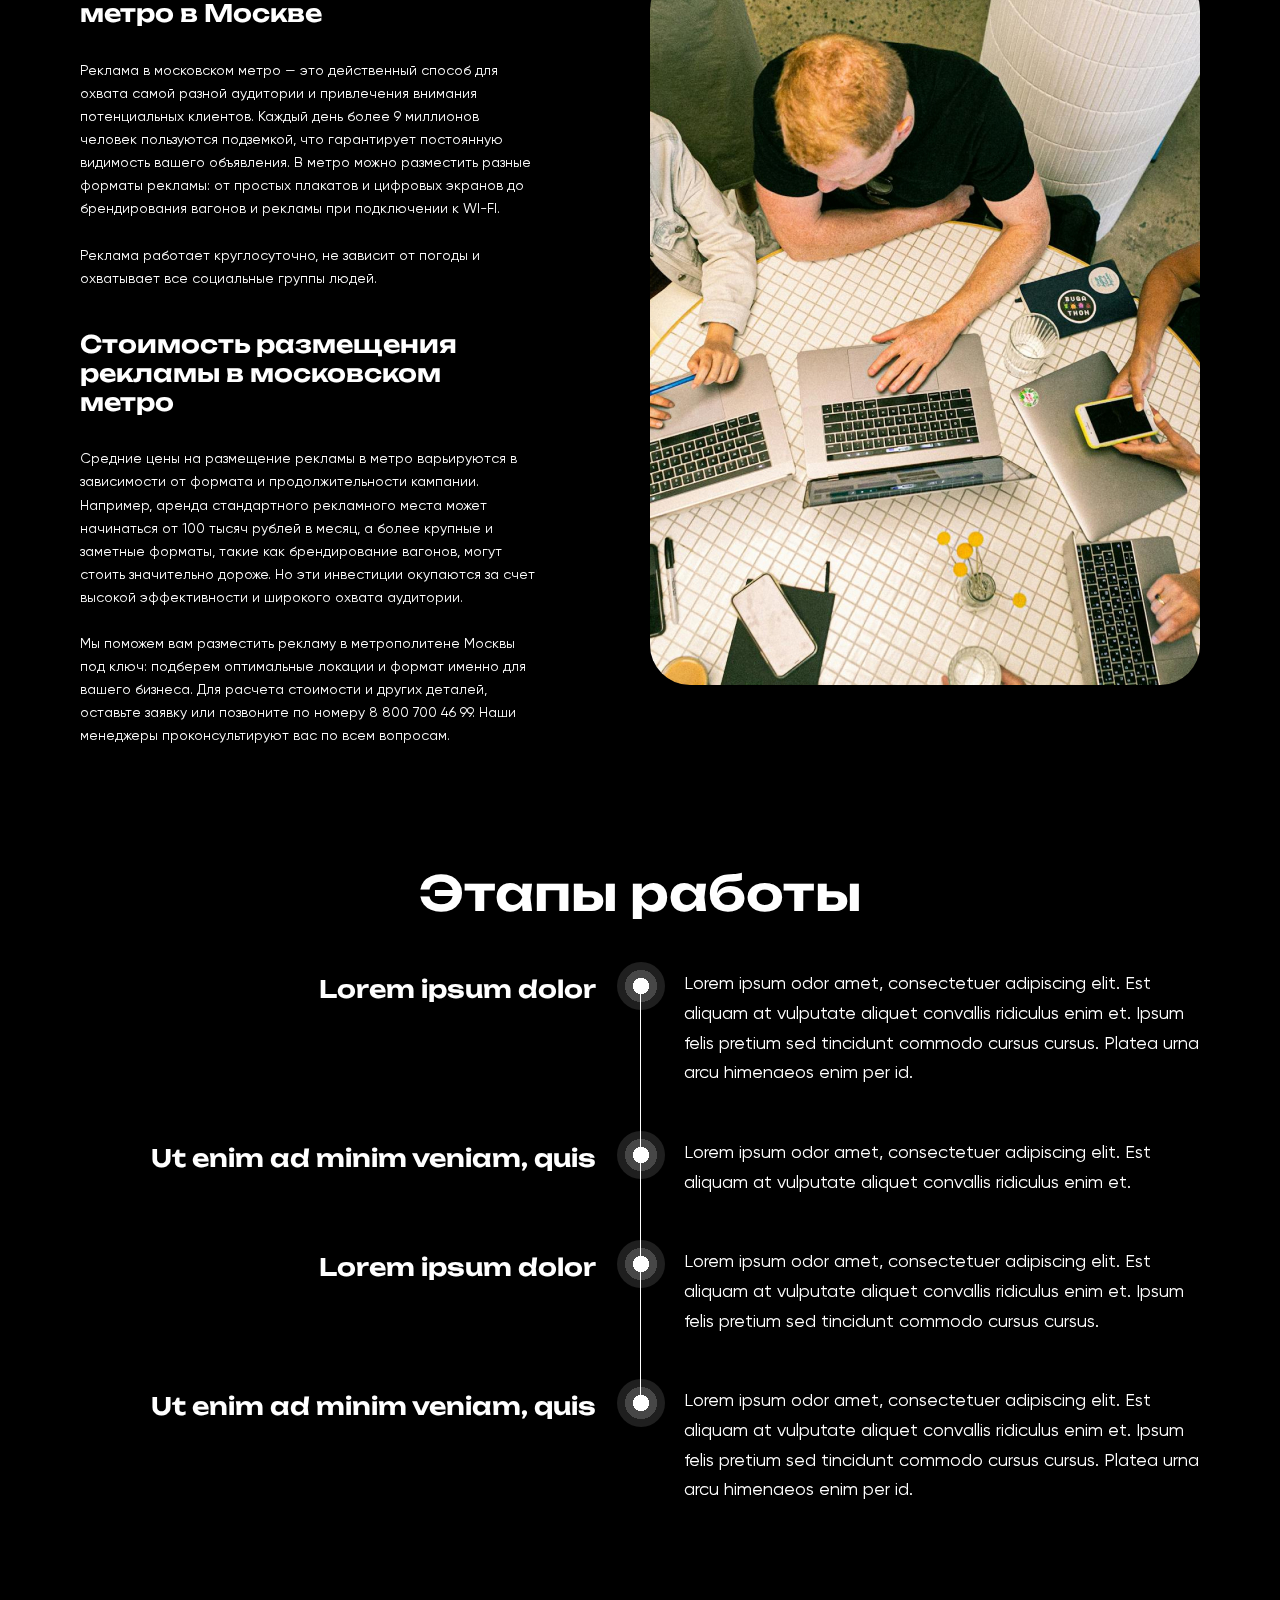
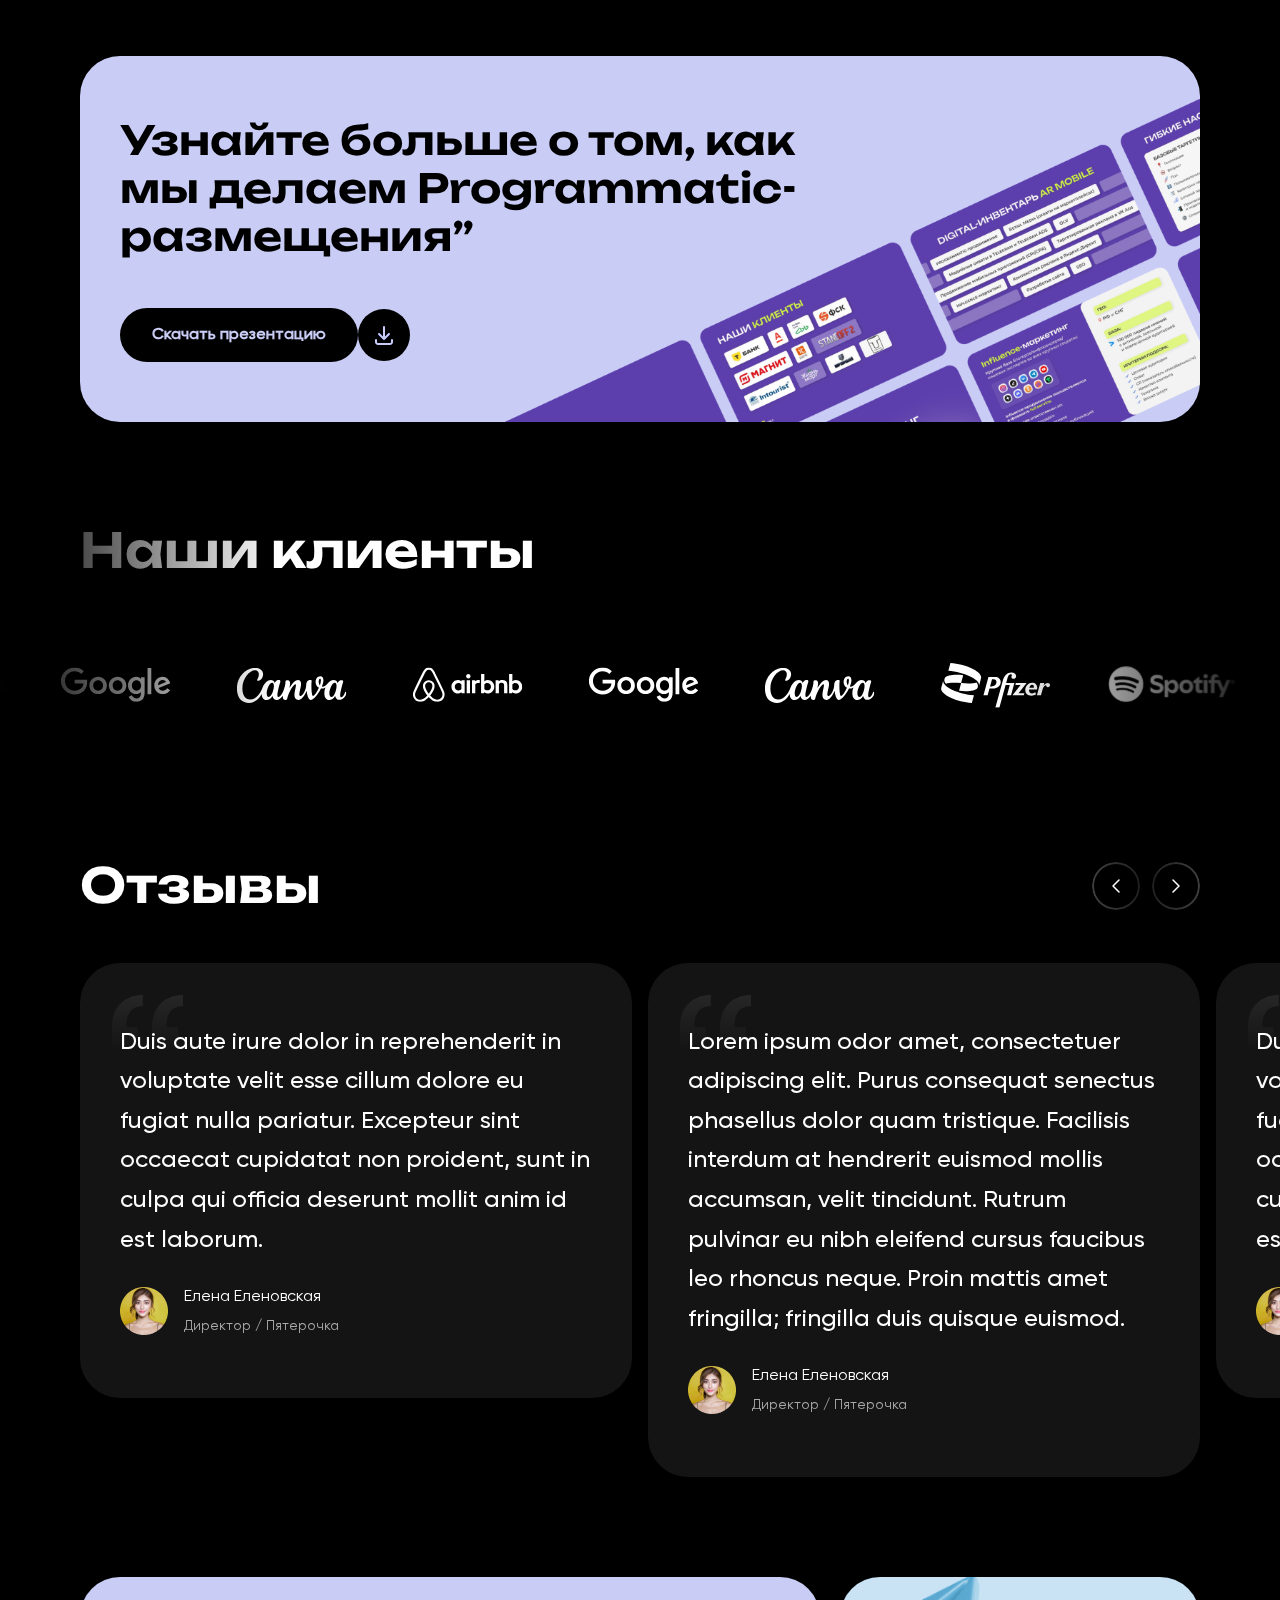
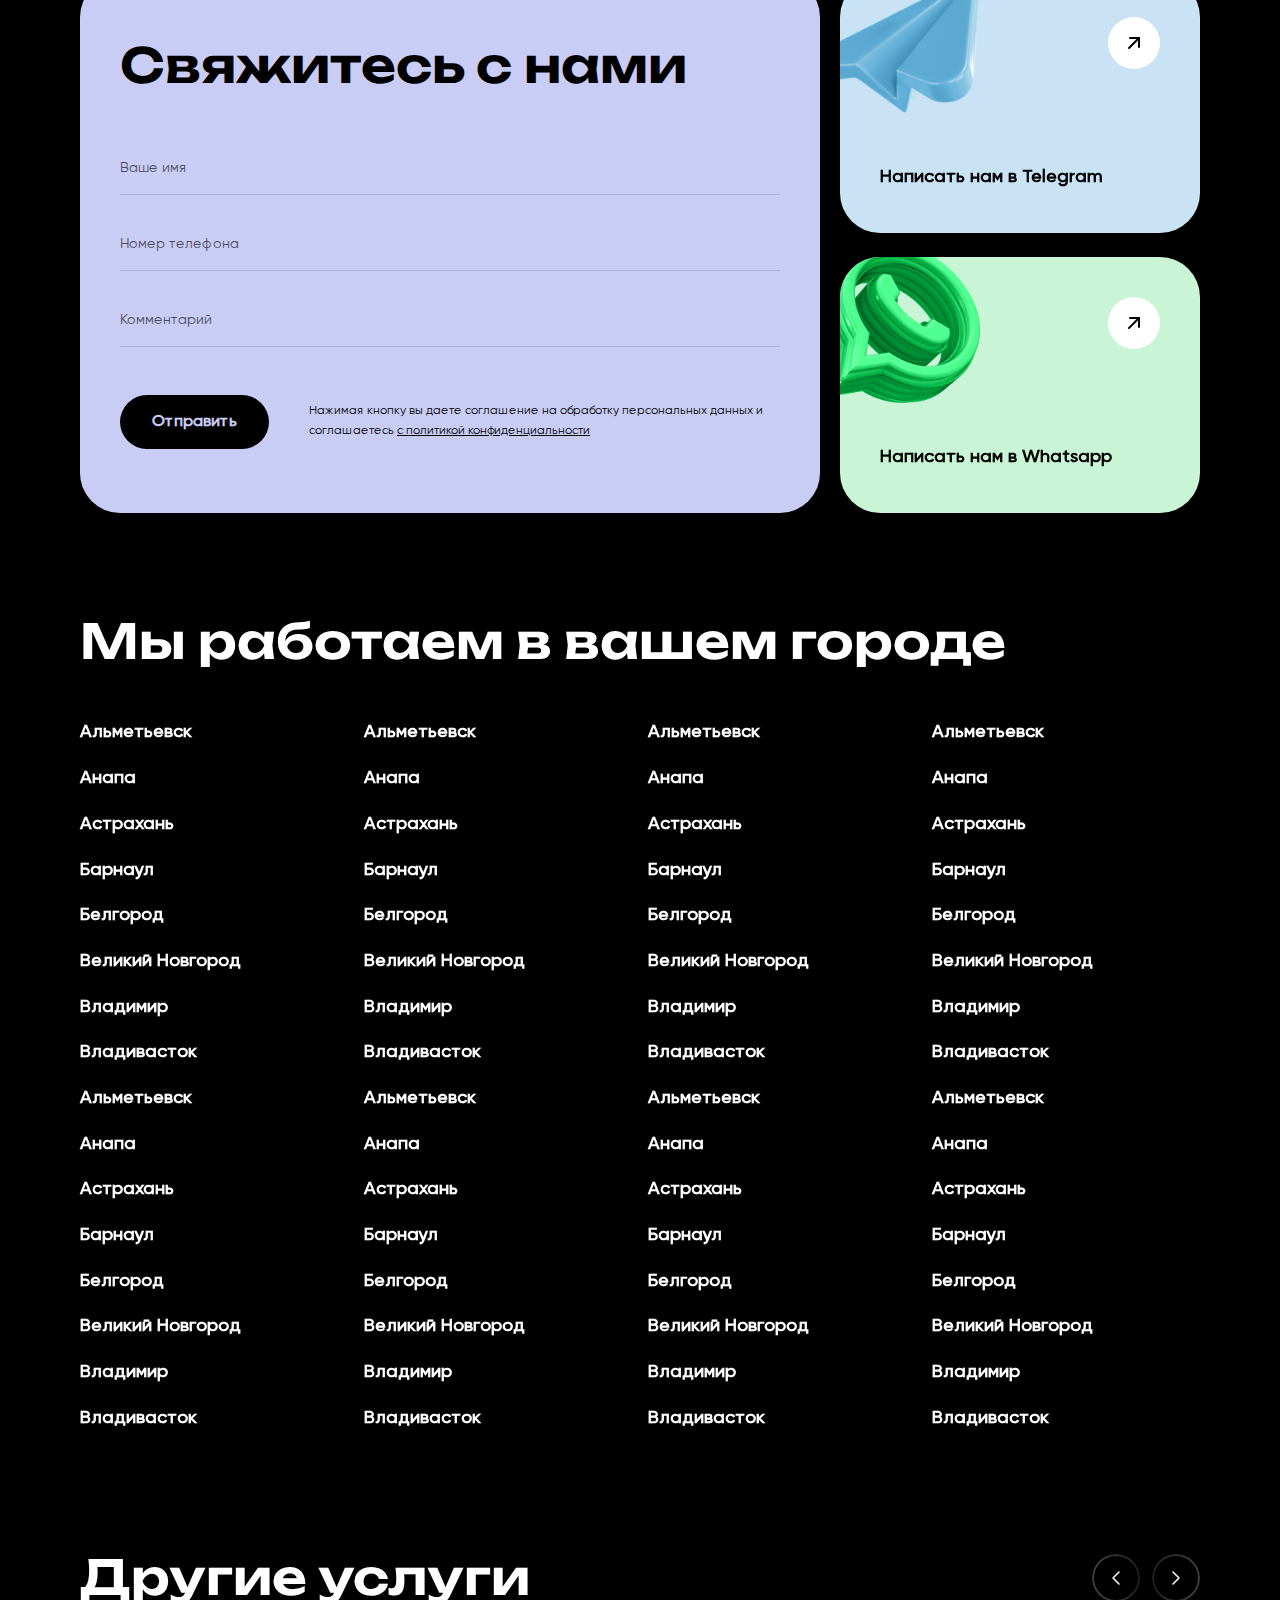
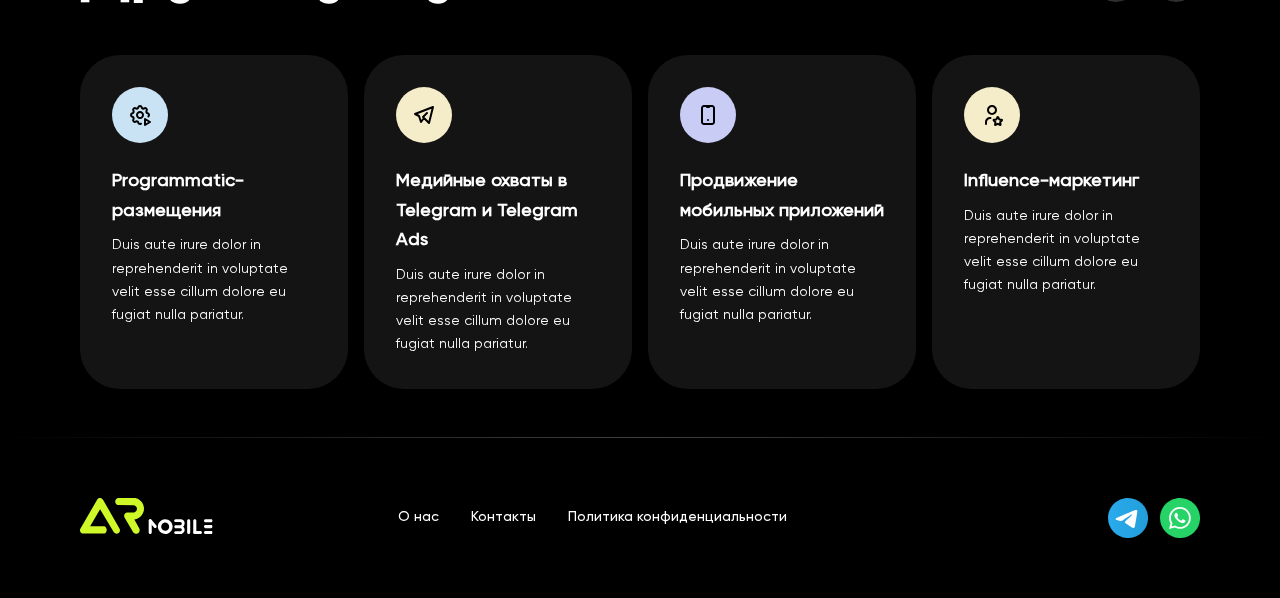
<file: service.html>
<!DOCTYPE html>
<html>

<head>

	<meta charset="utf-8">
	<!-- <base href="/"> -->

	<title>AR Mobile</title>
	<meta name="description" content="">

	<meta name="viewport" content="width=device-width, initial-scale=1.0, minimum-scale=1.0, maximum-scale=1.0, user-scalable=no">

	<link rel="icon" href="images/favicon.png">

	<link rel="stylesheet" href="libs/bootstrap/css/bootstrap-reboot.min.css">
	<link rel="stylesheet" href="libs/bootstrap/css/bootstrap-grid.min.css">
	<link rel="stylesheet" href="libs/swiper/swiper-bundle.min.css">

	<link rel="stylesheet" href="css/main.css">
	<link rel="stylesheet" href="css/media.css">

	<script src="libs/jquery/jquery-3.6.0.min.js" defer></script>
	<script src="libs/swiper/swiper-bundle.min.js" defer></script>
	<script src="libs/gsap/gsap.min.js" defer></script>
	<script src="libs/gsap/ScrollTrigger.min.js" defer></script>
	<script src="libs/input-mask/jquery.maskedinput.min.js" defer></script>
	<script src="js/common.js" defer></script>

</head>

<body>

<div class="app">
	<header>
		<div class="container">
			<div class="row">
				<div class="col">
					<a href="#" class="logo">
						<svg width="133" height="36" viewBox="0 0 133 36" fill="none" xmlns="http://www.w3.org/2000/svg">
							<g clip-path="url(#clip0_222_1810)">
								<path d="M10.1466 28.3502H24.4105C25.0735 28.668 25.637 29.1612 26.0398 29.7763C26.4427 30.3914 26.6695 31.105 26.6958 31.8398C26.7221 32.5746 26.5468 33.3025 26.1889 33.9449C25.8311 34.5872 25.3043 35.1193 24.6657 35.4837H2.24907C1.50009 35.1854 0.870552 34.6482 0.458244 33.9555C-0.355088 32.5512 0.12694 31.12 0.204542 30.8977L17.2785 1.60429C17.4188 1.37298 18.0665 0.362656 19.3156 0.0761247C20.6139 -0.222346 22.0362 0.374594 22.8823 1.60429L39.44 30.3888C40.416 31.9169 40.0473 33.9316 38.6759 34.9733C37.2044 36.091 34.9868 35.7836 33.8362 34.2092L20.0812 11.2867L10.1466 28.3502Z" fill="#CFF828" />
								<path d="M38.034 0.0760101C36.2536 0.592364 35.1015 2.22798 35.2328 3.89643C35.3358 5.21866 36.2297 6.3991 37.5251 6.95426L53.5723 7.20796C55.2139 7.43181 56.5272 8.56152 56.8839 10.0106C57.3316 11.8477 56.1705 13.9325 54.0827 14.5951H47.2075C47.0224 14.613 45.5107 14.7802 44.66 16.1233C44.3309 16.6599 44.1568 17.2771 44.1568 17.9066C44.1568 18.5361 44.3309 19.1533 44.66 19.69L53.3157 34.4643C53.8842 35.1254 54.6706 35.5611 55.5326 35.6925C56.3946 35.8238 57.2752 35.6421 58.0148 35.1803C58.7544 34.7185 59.3042 34.0071 59.5646 33.1749C59.825 32.3428 59.7788 31.4449 59.4343 30.6439L54.3394 21.4734C56.2867 21.1699 58.1265 20.3816 59.6895 19.1811C60.4506 18.5842 62.9189 16.6217 63.7651 13.0625C65.0008 7.86907 61.6833 3.88151 61.4728 3.63825C59.1105 0.895311 56.0586 0.238677 55.1035 0.0715332L38.034 0.0760101Z" fill="#CFF828" />
								<path d="M71.7438 22.754C71.7438 21.91 71.0597 21.2258 70.2157 21.2258C69.3717 21.2258 68.6875 21.91 68.6875 22.754V34.4719C68.6875 35.3159 69.3717 36.0001 70.2157 36.0001C71.0597 36.0001 71.7438 35.3159 71.7438 34.4719V22.754Z" fill="white" />
								<path d="M71.5233 21.7846C70.9813 21.1377 70.0175 21.0527 69.3705 21.5947C68.7236 22.1368 68.6386 23.1006 69.1807 23.7475L73.996 29.4943C74.5381 30.1412 75.5019 30.2263 76.1488 29.6842C76.7957 29.1421 76.8807 28.1783 76.3387 27.5314L71.5233 21.7846Z" fill="white" />
								<path d="M85.2465 21.2273C83.7855 21.2273 82.3572 21.6605 81.1424 22.4723C79.9276 23.284 78.9808 24.4377 78.4217 25.7875C77.8626 27.1373 77.7163 28.6226 78.0013 30.0556C78.2864 31.4886 78.9899 32.8048 80.023 33.8379C81.0561 34.871 82.3724 35.5746 83.8054 35.8596C85.2383 36.1447 86.7236 35.9984 88.0735 35.4393C89.4233 34.8802 90.577 33.9333 91.3887 32.7185C92.2004 31.5037 92.6337 30.0755 92.6337 28.6144C92.6337 26.6552 91.8554 24.7763 90.47 23.3909C89.0847 22.0056 87.2057 21.2273 85.2465 21.2273ZM86.624 32.496C84.4571 33.3124 81.9842 31.9394 81.3649 29.7412C80.7799 27.6608 81.9857 25.3089 84.1198 24.7328C86.1061 24.1971 88.1686 25.3954 88.8774 27.237C89.6519 29.2457 88.6968 31.7141 86.624 32.496Z" fill="white" />
								<path d="M94.1597 22.7555C94.103 21.9914 94.7566 21.2497 95.6147 21.2273H100.456C100.702 21.2168 102.368 21.1765 103.59 22.5003C104.699 23.7061 104.634 25.1701 104.609 25.5581C104.518 26.7372 103.97 27.834 103.081 28.6144C103.242 28.7517 104.77 30.0904 104.609 32.1797C104.537 32.9561 104.256 33.6983 103.794 34.3267C103.332 34.9551 102.708 35.4459 101.989 35.7464C101.588 35.9262 101.153 36.0135 100.714 36.0016C97.5608 36.0016 96.1684 36.0016 95.6401 36.0016H95.6192C94.9999 35.9941 94.0925 35.3464 94.1642 34.4734C94.2164 33.8586 94.7372 33.3109 95.4386 33.1989H100.787C101.108 33.0737 101.38 32.848 101.563 32.5556C101.746 32.2632 101.829 31.9197 101.8 31.5761C101.772 31.2326 101.633 30.9075 101.405 30.6492C101.176 30.3909 100.871 30.2132 100.534 30.1426C98.1577 30.1709 96.3922 30.156 95.6938 30.1426C95.3936 30.1537 95.0983 30.0639 94.8551 29.8874C94.624 29.6923 94.4696 29.4216 94.4193 29.1233C94.3638 28.9056 94.3579 28.6781 94.4021 28.4578C94.4462 28.2374 94.5394 28.0299 94.6746 27.8503C95.1446 27.2683 95.8923 27.334 95.9475 27.34H100.275C100.692 27.3069 101.08 27.1181 101.364 26.8112C101.647 26.5043 101.805 26.1019 101.805 25.6842C101.805 25.2665 101.647 24.8641 101.364 24.5572C101.08 24.2503 100.692 24.0615 100.275 24.0284H95.9475C95.0417 24.2135 94.2209 23.5598 94.1597 22.7555Z" fill="white" />
								<path d="M110.209 22.754C110.209 21.91 109.524 21.2258 108.681 21.2258C107.837 21.2258 107.152 21.91 107.152 22.754V34.4719C107.152 35.3159 107.837 36.0001 108.681 36.0001C109.524 36.0001 110.209 35.3159 110.209 34.4719V22.754Z" fill="white" />
								<path d="M116.322 22.754C116.322 21.91 115.638 21.2258 114.794 21.2258C113.95 21.2258 113.266 21.91 113.266 22.754V34.4719C113.266 35.3159 113.95 36.0001 114.794 36.0001C115.638 36.0001 116.322 35.3159 116.322 34.4719V22.754Z" fill="white" />
								<path d="M120.402 35.9999C121.245 35.9999 121.93 35.3158 121.93 34.4718C121.93 33.6278 121.245 32.9436 120.402 32.9436H114.798C113.954 32.9436 113.27 33.6278 113.27 34.4718C113.27 35.3158 113.954 35.9999 114.798 35.9999H120.402Z" fill="white" />
								<path d="M131.097 36C131.941 36 132.625 35.3158 132.625 34.4718C132.625 33.6278 131.941 32.9436 131.097 32.9436H125.493C124.649 32.9436 123.965 33.6278 123.965 34.4718C123.965 35.3158 124.649 36 125.493 36H131.097Z" fill="white" />
								<path d="M131.097 24.2836C131.941 24.2836 132.625 23.5994 132.625 22.7555C132.625 21.9115 131.941 21.2273 131.097 21.2273H125.493C124.649 21.2273 123.965 21.9115 123.965 22.7555C123.965 23.5994 124.649 24.2836 125.493 24.2836H131.097Z" fill="white" />
								<path d="M131.097 30.1425C131.941 30.1425 132.625 29.4583 132.625 28.6143C132.625 27.7704 131.941 27.0862 131.097 27.0862H125.493C124.649 27.0862 123.965 27.7704 123.965 28.6143C123.965 29.4583 124.649 30.1425 125.493 30.1425H131.097Z" fill="white" />
							</g>
							<defs>
								<clipPath id="clip0_222_1810">
									<rect width="132.627" height="36" fill="white" />
								</clipPath>
							</defs>
						</svg>
					</a>
				</div>
				<div class="col-lg-4 d-none d-lg-flex align-items-center justify-content-center">
					<nav class="nav_widget">
						<ul>
							<li><a href="#">Услуги</a></li>
							<li><a href="#">О нас</a></li>
							<li><a href="#">Контакты</a></li>
						</ul>
					</nav>
				</div>
				<div class="col">
					<div class="d-flex social_widget align-items-center justify-content-end">
						<a href="#" class="btn d-none d-lg-inline contact" data-button="Связаться с нами">Связаться с нами</a>
						<a href="#" class="d-block">
							<svg width="40" height="40" viewBox="0 0 40 40" fill="none" xmlns="http://www.w3.org/2000/svg">
								<g clip-path="url(#clip0_222_1823)">
									<path d="M20.0156 40.0312C31.0699 40.0312 40.0312 31.0699 40.0312 20.0156C40.0312 8.96128 31.0699 0 20.0156 0C8.96128 0 0 8.96128 0 20.0156C0 31.0699 8.96128 40.0312 20.0156 40.0312Z" fill="url(#paint0_linear_222_1823)" />
									<path fill-rule="evenodd" clip-rule="evenodd" d="M9.04164 19.7972C14.8717 17.2407 18.7688 15.5884 20.733 14.7778C26.2825 12.4707 27.436 12.0654 28.1843 12.0342C28.3402 12.0342 28.7143 12.0654 28.9637 12.2524C29.1508 12.4083 29.2131 12.6265 29.2443 12.7824C29.2755 12.9383 29.3066 13.2813 29.2755 13.5618C28.9637 16.7107 27.6854 24.4114 26.9995 27.9344C26.719 29.4309 26.1578 29.9297 25.6278 29.9921C24.4742 30.0856 23.5701 29.2127 22.4477 28.4956C20.7018 27.3421 19.7041 26.625 17.9894 25.5026C16.0253 24.1932 17.3035 23.4761 18.4259 22.3226C18.7065 22.0108 23.8507 17.3654 23.9442 16.929C23.9442 16.8666 23.9754 16.6795 23.8507 16.586C23.726 16.4925 23.5701 16.5237 23.4454 16.5548C23.2583 16.586 20.4524 18.4566 14.9964 22.1355C14.1858 22.6967 13.4688 22.9461 12.814 22.9461C12.097 22.9461 10.7252 22.5408 9.69635 22.1979C8.44927 21.7926 7.45161 21.5743 7.54514 20.8884C7.6075 20.5455 8.10633 20.1714 9.04164 19.7972Z" fill="white" />
								</g>
								<defs>
									<linearGradient id="paint0_linear_222_1823" x1="0" y1="20.0011" x2="40.0022" y2="20.0011" gradientUnits="userSpaceOnUse">
										<stop stop-color="#2AABEE" />
										<stop offset="1" stop-color="#229ED9" />
									</linearGradient>
									<clipPath id="clip0_222_1823">
										<rect width="40" height="40" fill="white" />
									</clipPath>
								</defs>
							</svg>
						</a>
						<a href="#" class="d-block">
							<svg width="40" height="40" viewBox="0 0 40 40" fill="none" xmlns="http://www.w3.org/2000/svg">
								<g clip-path="url(#clip0_222_1828)">
									<path d="M20.0156 40.0312C31.0699 40.0312 40.0312 31.0699 40.0312 20.0156C40.0312 8.96128 31.0699 0 20.0156 0C8.96128 0 0 8.96128 0 20.0156C0 31.0699 8.96128 40.0312 20.0156 40.0312Z" fill="#25D366" />
									<path fill-rule="evenodd" clip-rule="evenodd" d="M19.9481 9C13.9641 9 9.09329 13.8902 9.09075 19.9006C9.09012 21.8219 9.59021 23.6973 10.5403 25.3502L9 31L14.7555 29.484C16.3415 30.3526 18.1267 30.8101 19.9437 30.8107H19.9481C25.9315 30.8107 30.8024 25.9199 30.8049 19.9095C30.8062 16.9967 29.6778 14.2579 27.6279 12.1977C25.578 10.1368 22.8523 9.00127 19.9481 9ZM19.9443 28.9698H19.9481C24.9218 28.9698 28.9702 24.9048 28.9721 19.9089C28.9727 17.488 28.0353 15.2112 26.3313 13.4989C24.628 11.786 22.3623 10.8423 19.952 10.8416C14.9745 10.8416 10.9261 14.9059 10.9242 19.9019C10.9236 21.6135 11.4008 23.2811 12.3039 24.7238L12.5184 25.0667L11.6071 28.4103L15.0221 27.5105L15.3515 27.7068C16.7369 28.532 18.3254 28.9698 19.9443 28.9698ZM24.8977 22.1838C24.6267 22.0474 23.2927 21.3885 23.0439 21.2974C22.7951 21.2063 22.6143 21.161 22.4334 21.4338C22.2525 21.7065 21.7328 22.3202 21.5747 22.5018C21.4167 22.684 21.258 22.7064 20.9871 22.57C20.9427 22.5477 20.8822 22.5213 20.8075 22.4887C20.4255 22.3222 19.672 21.9937 18.8058 21.2178C17.9992 20.4958 17.4547 19.6036 17.2966 19.3309C17.1386 19.0582 17.2795 18.911 17.4159 18.7752C17.4971 18.6942 17.5903 18.5801 17.6837 18.4658C17.7305 18.4085 17.7774 18.3512 17.8227 18.2979C17.9388 18.1618 17.9886 18.0592 18.0568 17.9185C18.0684 17.8946 18.0806 17.8695 18.0937 17.843C18.1839 17.6613 18.1388 17.502 18.0709 17.3657C18.025 17.2736 17.7626 16.6321 17.5275 16.0573C17.4145 15.781 17.3078 15.5201 17.2344 15.3431C17.0399 14.874 16.8428 14.8752 16.6844 14.8761C16.6635 14.8762 16.6433 14.8763 16.6239 14.8753C16.4659 14.867 16.285 14.8658 16.1041 14.8658C15.9233 14.8658 15.6294 14.934 15.3807 15.2067C15.3647 15.2241 15.347 15.2432 15.3277 15.2638C15.0451 15.5665 14.4312 16.2241 14.4312 17.4791C14.4312 18.8097 15.3889 20.0958 15.5355 20.2927L15.5387 20.297C15.5477 20.309 15.5639 20.3324 15.5872 20.3658C15.9145 20.8368 17.6321 23.3084 20.1728 24.4097C20.8201 24.6901 21.3253 24.8577 21.7194 24.9832C22.3693 25.1903 22.9608 25.161 23.4279 25.0909C23.9489 25.0125 25.0329 24.432 25.2588 23.7954C25.4847 23.1594 25.4847 22.614 25.4168 22.4999C25.3622 22.4087 25.2347 22.3468 25.046 22.2551C24.9999 22.2328 24.9502 22.2087 24.8971 22.1819L24.8977 22.1838Z" fill="white" />
								</g>
								<defs>
									<clipPath id="clip0_222_1828">
										<rect width="40" height="40" fill="white" />
									</clipPath>
								</defs>
							</svg>
						</a>
						<button class="menu_button d-flex d-lg-none">
						</button>
					</div>
				</div>
			</div>
		</div>
	</header>
	<aside>
		<div class="container">
			<div class="row">
				<div class="col-12">
					<div class="aside_wrap">
						<nav class="one mb-4">
							<ul>
								<li>
									<a href="">Услуги</a>
								</li>
								<li><a href="#">О нас</a></li>
								<li><a href="#">Контакты</a></li>
							</ul>
						</nav>
						<a href="#" class="btn contact" data-button="Связаться с нами">Связаться с нами</a>
					</div>
				</div>
			</div>
		</div>
		<div class="aside_overlay"></div>
	</aside>
	<main>
		<div class="page_content pt-5">
			<div class="container">
				<div class="row justify-content-center">
					<div class="col-lg-10">
						<div class="text-center">
							<h1 class="mb-lg-5 mb-3">Programmatic-размещения в Нижнем Новгороде</h1>	
						</div>
					</div>
				</div>
				<div class="row justify-content-center">
					<div class="col-lg-8">
						<div class="md_text text-center">
							<p>Автоматизируем процесс закупки рекламы и обеспечиваем огромный охват для вашей рекламной кампании</p>
						</div>
						<div class="d-flex justify-content-center mt-lg-5 mt-3">
							<a href="#" data-button="Закажите Programmatic-размещение" class="btn white_btn contact">Заказать услугу</a>
						</div>
					</div>
				</div>
			</div>
		</div>

		<section>
			<div class="container">
				<div class="row">
					<div class="col-12">
						<div class="radius ld_bg result_widget d-grid d-lg-flex justify-content-between flex-lg-row flex-column">
							<div class="advantage_card">
								<div class="three mb-2">200 <span class="xl_text">тыс</span></div>
								<div class="us_text">Пул мобильных приложений для размещения рекламы</div>
							</div>
							<div class="advantage_card">
								<div class="three mb-2">110 млн</div>
								<div class="us_text">Устройств охват</div>
							</div>
							<div class="advantage_card">
								<div class="three mb-2">86 млн</div>
								<div class="us_text">Охват аудитории в РФ</div>
							</div>
							<div class="advantage_card">
								<div class="three mb-2">Brand <br>Safety</div>
							</div>
						</div>
					</div>
				</div>
			</div>
		</section>
		<section>
			<div class="container">
				<div class="row">
					<div class="col-12">
						<div class="radius accent_bg promo_widget black_text d-flex flex-column flex-lg-row">
							<div>
								<h3 class="mb-0 mb-lg-5">Сделаем точный <br> расчет по Programmatic-размещениям</h3>
								<a href="#" class="d-lg-flex d-none align-items-center btn_group">
									<div class="btn tr_btn">Написать в Telegram</div>
									<div class="lk_btn tr_btn mix_color">
										<svg width="22" height="18" viewBox="0 0 22 18" fill="none" xmlns="http://www.w3.org/2000/svg">
											<path fill-rule="evenodd" clip-rule="evenodd" d="M1.50257 7.79736C7.33266 5.24085 11.2298 3.58847 13.1939 2.77787C18.7434 0.47078 19.897 0.0654787 20.6452 0.0343018C20.8011 0.0343018 21.1752 0.0654789 21.4246 0.25254C21.6117 0.408425 21.674 0.626664 21.7052 0.782548C21.7364 0.938433 21.7676 1.28138 21.7364 1.56197C21.4246 4.71084 20.1464 12.4115 19.4605 15.9345C19.1799 17.431 18.6187 17.9299 18.0887 17.9922C16.9352 18.0857 16.031 17.2128 14.9087 16.4957C13.1627 15.3422 12.1651 14.6251 10.4504 13.5027C8.48621 12.1933 9.76446 11.4762 10.8868 10.3227C11.1674 10.0109 16.3116 5.36556 16.4051 4.92908C16.4051 4.86673 16.4363 4.67966 16.3116 4.58613C16.1869 4.4926 16.031 4.52378 15.9063 4.55496C15.7193 4.58613 12.9133 6.45675 7.45737 10.1356C6.64677 10.6968 5.9297 10.9462 5.27498 10.9462C4.55791 10.9462 3.18613 10.5409 2.15729 10.198C0.910212 9.79268 -0.0874501 9.57444 0.00608066 8.88855C0.0684345 8.5456 0.567265 8.17148 1.50257 7.79736Z" fill="#CFF828" />
										</svg>
									</div>
								</a>
							</div>
							<div class="check_list">
								<div class="d-flex">
									<svg width="24" height="24" viewBox="0 0 24 24" fill="none" xmlns="http://www.w3.org/2000/svg">
										<path d="M20 6L9 17L4 12" stroke="black" stroke-width="2" stroke-linecap="round" stroke-linejoin="round" />
									</svg>
									<div class="sb_text black_text">Lorem ipsum dolor sit amet, consectetur adipiscing</div>
								</div>
								<div class="d-flex">
									<svg width="24" height="24" viewBox="0 0 24 24" fill="none" xmlns="http://www.w3.org/2000/svg">
										<path d="M20 6L9 17L4 12" stroke="black" stroke-width="2" stroke-linecap="round" stroke-linejoin="round" />
									</svg>
									<div class="sb_text black_text">Excepteur sint occaecat cupidatat non proident, sunt in culpa</div>
								</div>
								<div class="d-flex">
									<svg width="24" height="24" viewBox="0 0 24 24" fill="none" xmlns="http://www.w3.org/2000/svg">
										<path d="M20 6L9 17L4 12" stroke="black" stroke-width="2" stroke-linecap="round" stroke-linejoin="round" />
									</svg>
									<div class="sb_text black_text">Duis aute irure dolor in reprehenderit</div>
								</div>
								<div class="d-flex">
									<svg width="24" height="24" viewBox="0 0 24 24" fill="none" xmlns="http://www.w3.org/2000/svg">
										<path d="M20 6L9 17L4 12" stroke="black" stroke-width="2" stroke-linecap="round" stroke-linejoin="round" />
									</svg>
									<div class="sb_text black_text">Excepteur sint occaecat cupidatat non proident, sunt in culpa</div>
								</div>
								<div class="d-flex">
									<svg width="24" height="24" viewBox="0 0 24 24" fill="none" xmlns="http://www.w3.org/2000/svg">
										<path d="M20 6L9 17L4 12" stroke="black" stroke-width="2" stroke-linecap="round" stroke-linejoin="round" />
									</svg>
									<div class="sb_text black_text">Duis aute irure dolor in reprehenderit</div>
								</div>
								<div class="d-flex">
									<svg width="24" height="24" viewBox="0 0 24 24" fill="none" xmlns="http://www.w3.org/2000/svg">
										<path d="M20 6L9 17L4 12" stroke="black" stroke-width="2" stroke-linecap="round" stroke-linejoin="round" />
									</svg>
									<div class="sb_text black_text">Duis aute irure dolor in reprehenderit</div>
								</div>
							</div>
							<a href="#" class="btn tr_btn d-inline-block d-lg-none">Написать в Telegram</a>
						</div>
					</div>
				</div>
			</div>
		</section>
		<section>
			<div class="container">
				<div class="row gy-3">
					<div class="col-lg-5">
						<div class="seo_widget">
							<h4>Преимущества рекламы в метро в Москве</h4>
							<p>
								Реклама в московском метро — это действенный способ для охвата самой разной аудитории и привлечения внимания потенциальных клиентов. Каждый день более 9 миллионов человек пользуются подземкой, что гарантирует постоянную видимость вашего объявления. В метро можно разместить разные форматы рекламы: от простых плакатов и цифровых экранов до брендирования вагонов и рекламы при подключении к WI-FI. 
<br><br>
Реклама работает круглосуточно, не зависит от погоды и охватывает все социальные группы людей.
							</p>
							<br>

							<h4>Стоимость размещения рекламы в московском метро</h4>
							<p>
								Средние цены на размещение рекламы в метро варьируются в зависимости от формата и продолжительности кампании. Например, аренда стандартного рекламного места может начинаться от 100 тысяч рублей в месяц, а более крупные и заметные форматы, такие как брендирование вагонов, могут стоить значительно дороже. Но эти инвестиции окупаются за счет высокой эффективности и широкого охвата аудитории.
<br><br>
Мы поможем вам разместить рекламу в метрополитене Москвы под ключ: подберем оптимальные локации и формат именно для вашего бизнеса. Для расчета стоимости и других деталей, оставьте заявку или позвоните по номеру 8 800 700 46 99. Наши менеджеры проконсультируют вас по всем вопросам. 
							</p>
						</div>
					</div>
					<div class="col-lg-6 offset-lg-1">
						<img src="images/image.jpg" loading="lazy" class="radius image" alt="">
					</div>
				</div>
			</div>
		</section>
		<section>
			<div class="container">
				<div class="row">
					<div class="col-12">
						<h2 class="mb-lg-5 mb-4 text-center">Этапы работы</h2>
					</div>
				</div>
				<div class="row">
					<div class="col-12">
						<div class="steps_widget">
							<div class="steps_widget_item d-flex flex-lg-row flex-column align-items-start justify-content-between">
								<div>
									<div class="four">Lorem ipsum dolor</div>
								</div>
								<div>
									<div class="md_text">Lorem ipsum odor amet, consectetuer adipiscing elit. Est aliquam at vulputate aliquet convallis ridiculus enim et. Ipsum felis pretium sed tincidunt commodo cursus cursus. Platea urna arcu himenaeos enim per id. </div>
								</div>
							</div>
							<div class="steps_widget_item d-flex flex-lg-row flex-column align-items-start justify-content-between">
								<div>
									<div class="four">Ut enim ad minim veniam, quis</div>
								</div>
								<div>
									<div class="md_text">Lorem ipsum odor amet, consectetuer adipiscing elit. Est aliquam at vulputate aliquet convallis ridiculus enim et.</div>
								</div>
							</div>
							<div class="steps_widget_item d-flex flex-lg-row flex-column align-items-start justify-content-between">
								<div>
									<div class="four">Lorem ipsum dolor</div>
								</div>
								<div>
									<div class="md_text">Lorem ipsum odor amet, consectetuer adipiscing elit. Est aliquam at vulputate aliquet convallis ridiculus enim et. Ipsum felis pretium sed tincidunt commodo cursus cursus.</div>
								</div>
							</div>
							<div class="steps_widget_item d-flex flex-lg-row flex-column align-items-start justify-content-between">
								<div>
									<div class="four">Ut enim ad minim veniam, quis</div>
								</div>
								<div>
									<div class="md_text">Lorem ipsum odor amet, consectetuer adipiscing elit. Est aliquam at vulputate aliquet convallis ridiculus enim et. Ipsum felis pretium sed tincidunt commodo cursus cursus. Platea urna arcu himenaeos enim per id. </div>
								</div>
							</div>
						</div>
					</div>
				</div>
			</div>
		</section>
		<section>
			<div class="container">
				<div class="row">
					<div class="col-12">
						<div class="radius purple_bg promo_widget promo_layer relative black_text d-flex flex-column flex-lg-row">
							<div class="row">
								<div class="col-sm-8">
									<h3 class="mb-4 mb-lg-5">Узнайте больше о том, как мы делаем Programmatic-размещения”</h3>
								<a href="#" class="d-lg-flex align-items-center btn_group">
									<div class="btn tr_btn">Скачать презентацию</div>
									<div class="lk_btn tr_btn mix_color d-none d-lg-flex">
										<svg width="24" height="24" viewBox="0 0 24 24" fill="none" xmlns="http://www.w3.org/2000/svg">
											<path d="M4 17V19C4 19.5304 4.21071 20.0391 4.58579 20.4142C4.96086 20.7893 5.46957 21 6 21H18C18.5304 21 19.0391 20.7893 19.4142 20.4142C19.7893 20.0391 20 19.5304 20 19V17M7 11L12 16M12 16L17 11M12 16V4" stroke="#C9CCF5" stroke-width="2" stroke-linecap="round" stroke-linejoin="round" />
										</svg>
									</div>
								</a>
								</div>
							</div>
						</div>
					</div>
				</div>
			</div>
		</section>
		<section class="slider_layer overflow-h">
			<div class="container">
				<div class="row">
					<div class="col-12">
						<h2 class="mb-lg-5 mb-4">Наши клиенты</h2>
					</div>
				</div>
				<div class="row">
					<div class="col-12">
						<div class="clients_slider mb-3">
							<div class="swiper-wrapper">
								<div class="swiper-slide">
									<img src="images/pfizer.svg" loading="lazy" alt="">
								</div>
								<div class="swiper-slide">
									<img src="images/spotify.svg" loading="lazy" alt="">
								</div>
								<div class="swiper-slide">
									<img src="images/stripe.svg" loading="lazy" alt="">
								</div>
								<div class="swiper-slide">
									<img src="images/md.png" loading="lazy" alt="">
								</div>
								<div class="swiper-slide">
									<img src="images/google.svg" loading="lazy" alt="">
								</div>
								<div class="swiper-slide">
									<img src="images/canva.svg" loading="lazy" alt="">
								</div>
								<div class="swiper-slide">
									<img src="images/airbnb.svg" loading="lazy" alt="">
								</div>
								<div class="swiper-slide">
									<img src="images/google.svg" loading="lazy" alt="">
								</div>
								<div class="swiper-slide">
									<img src="images/canva.svg" loading="lazy" alt="">
								</div>
							</div>
						</div>
					</div>
				</div>
			</div>
		</section>
		<section class="overflow-h">
			<div class="container">
				<div class="row mb-lg-5 mb-4">
					<div class="col-12">
						<div class="d-flex align-items-center justify-content-between">
							<h2 class="mb-0">Отзывы</h2>
							<div class="nav_widget d-lg-flex d-none align-items-center justify-content-end">
								<div class="nav_btn prev_btn">
									<svg width="24" height="24" viewBox="0 0 24 24" fill="none" xmlns="http://www.w3.org/2000/svg">
										<path d="M15 18L9 12L15 6" stroke="white" stroke-width="1.5" stroke-linecap="round" stroke-linejoin="round" />
									</svg>
								</div>
								<div class="nav_btn next_btn">
									<svg width="24" height="24" viewBox="0 0 24 24" fill="none" xmlns="http://www.w3.org/2000/svg">
										<path d="M9 18L15 12L9 6" stroke="white" stroke-width="1.5" stroke-linecap="round" stroke-linejoin="round" />
									</svg>
								</div>
							</div>
						</div>
					</div>
				</div>
				<div class="row">
					<div class="col-12">
						<div class="testimonials_carousel">
							<div class="swiper-wrapper">
								<div class="swiper-slide">
									<div class="testimonial_widget pd_widget radius ld_bg relative">
										<div class="xl_text mb_text mb-lg-4 mb-3">Duis aute irure dolor in reprehenderit in voluptate velit esse cillum dolore eu fugiat nulla pariatur. Excepteur sint occaecat cupidatat non proident, sunt in culpa qui officia deserunt mollit anim id est laborum.</div>
										<div class="d-flex align-items-center">
											<img src="images/testi.png" loading="lazy" alt="">
											<div>
												<div class="mb-lg-1 us_text">Елена Еленовская</div>
												<div class="light_text">Директор / Пятерочка</div>
											</div>
										</div>
									</div>
								</div>
								<div class="swiper-slide">
									<div class="testimonial_widget pd_widget radius ld_bg relative">
										<div class="xl_text mb_text mb-lg-4 mb-3">Lorem ipsum odor amet, consectetuer adipiscing elit. Purus consequat senectus phasellus dolor quam tristique. Facilisis interdum at hendrerit euismod mollis accumsan, velit tincidunt. Rutrum pulvinar eu nibh eleifend cursus faucibus leo rhoncus neque. Proin mattis amet fringilla; fringilla duis quisque euismod.</div>
										<div class="d-flex align-items-center">
											<img src="images/testi.png" loading="lazy" alt="">
											<div>
												<div class="mb-lg-1 us_text">Елена Еленовская</div>
												<div class="light_text">Директор / Пятерочка</div>
											</div>
										</div>
									</div>
								</div>
								<div class="swiper-slide">
									<div class="testimonial_widget pd_widget radius ld_bg relative">
										<div class="xl_text mb_text mb-lg-4 mb-3">Duis aute irure dolor in reprehenderit in voluptate velit esse cillum dolore eu fugiat nulla pariatur. Excepteur sint occaecat cupidatat non proident, sunt in culpa qui officia deserunt mollit anim id est laborum.</div>
										<div class="d-flex align-items-center">
											<img src="images/testi.png" loading="lazy" alt="">
											<div>
												<div class="mb-lg-1 us_text">Елена Еленовская</div>
												<div class="light_text">Директор / Пятерочка</div>
											</div>
										</div>
									</div>
								</div>
							</div>
						</div>
					</div>
				</div>
			</div>
		</section>
		<section>
			<div class="container">
				<div class="row gy-lg-4 gy-3">
					<div class="col-lg-8">
						<div class="form_widget purple_bg radius relative d-flex flex-column">
							<h2 class="mb-lg-5 mb-4 black_text">Свяжитесь с нами</h2>
							<form>
								<div class="form-group">
									<input type="text" name="name" id="name" placeholder="имя" required>
									<label for="name">Ваше имя</label>
								</div>
								<div class="form-group">
									<input type="text" name="phone" id="phone" class="phone" placeholder="номер" required>
									<label for="phone">Номер телефона</label>
								</div>
								<div class="form-group">
									<input type="text" name="comment" id="comment" placeholder="комментарий">
									<label for="comment">Комментарий</label>
								</div>
								<div class="d-flex flex-column flex-lg-row align-items-lg-center align-items-start mt-lg-5 mt-3">
									<button class="d-flex align-items-center">
										<div class="btn tr_btn">Отправить</div>
										<div class="lk_btn tr_btn mix_color d-none d-lg-fle">
											<svg width="24" height="24" viewBox="0 0 24 24" fill="none" xmlns="http://www.w3.org/2000/svg">
												<path d="M17 7L7 17" stroke="#F5ECC9" stroke-width="2" stroke-linecap="round" stroke-linejoin="round" />
												<path d="M8 7H17V16" stroke="#F5ECC9" stroke-width="2" stroke-linecap="round" stroke-linejoin="round" />
											</svg>
										</div>
									</button>
									<div class="sm_text black_text">Нажимая кнопку вы даете соглашение на обработку персональных данных  и соглашаетесь <a href="#" class="black_text">с политикой конфиденциальности</a></div>
								</div>
							</form>
						</div>
					</div>
					<div class="col-lg-4">
						<div class="row gy-4">
							<div class="col-lg-12 col-6">
								<a href="" class="radius tg_widget bg_widget blue_bg score_widget score_mh black_text d-flex flex-column justify-content-md-between justify-content-end relative">
									<div class="d-md-flex d-none justify-content-end">
										<div class="lk_btn lkw_btn">
											<svg width="24" height="24" viewBox="0 0 24 24" fill="none" xmlns="http://www.w3.org/2000/svg">
												<path d="M17 7L7 17" stroke="black" stroke-width="2" stroke-linecap="round" stroke-linejoin="round" />
												<path d="M8 7H17V16" stroke="black" stroke-width="2" stroke-linecap="round" stroke-linejoin="round" />
											</svg>
										</div>
									</div>
									<div class="md_text sb_text">Написать нам в Telegram</div>
								</a>
							</div>
							<div class="col-lg-12 col-6">
								<a href="" class="radius wa_widget bg_widget green_bg score_widget score_mh black_text d-flex flex-column justify-content-md-between justify-content-end relative">
									<div class="d-md-flex d-none justify-content-end">
										<div class="lk_btn lkw_btn">
											<svg width="24" height="24" viewBox="0 0 24 24" fill="none" xmlns="http://www.w3.org/2000/svg">
												<path d="M17 7L7 17" stroke="black" stroke-width="2" stroke-linecap="round" stroke-linejoin="round" />
												<path d="M8 7H17V16" stroke="black" stroke-width="2" stroke-linecap="round" stroke-linejoin="round" />
											</svg>
										</div>
									</div>
									<div class="md_text sb_text">Написать нам в Whatsapp</div>
								</a>
							</div>
						</div>
					</div>
				</div>
			</div>
		</section>
		<section>
			<div class="container">
				<div class="row">
					<div class="col-12">
						<h2 class="mb-lg-5 mb-4">Мы работаем в вашем городе</h2>
					</div>
				</div>
				<div class="row">
					<div class="col-12">
						<div class="grid_four city_list">
							<div class="md_text sb_text">
								<a href="#">Альметьевск</a>
							</div>
							<div class="md_text sb_text">
								<a href="#">Анапа</a>
							</div>
							<div class="md_text sb_text">
								<a href="#">Астрахань</a>
							</div>
							<div class="md_text sb_text">
								<a href="#">Барнаул</a>
							</div>
							<div class="md_text sb_text">
								<a href="#">Белгород</a>
							</div>
							<div class="md_text sb_text">
								<a href="#">Великий Новгород</a>
							</div>
							<div class="md_text sb_text">
								<a href="#">Владимир</a>
							</div>
							<div class="md_text sb_text">
								<a href="#">Владивасток</a>
							</div>
							<div class="md_text sb_text">
								<a href="#">Альметьевск</a>
							</div>
							<div class="md_text sb_text">
								<a href="#">Анапа</a>
							</div>
							<div class="md_text sb_text">
								<a href="#">Астрахань</a>
							</div>
							<div class="md_text sb_text">
								<a href="#">Барнаул</a>
							</div>
							<div class="md_text sb_text">
								<a href="#">Белгород</a>
							</div>
							<div class="md_text sb_text">
								<a href="#">Великий Новгород</a>
							</div>
							<div class="md_text sb_text">
								<a href="#">Владимир</a>
							</div>
							<div class="md_text sb_text">
								<a href="#">Владивасток</a>
							</div>
							<div class="md_text sb_text">
								<a href="#">Альметьевск</a>
							</div>
							<div class="md_text sb_text">
								<a href="#">Анапа</a>
							</div>
							<div class="md_text sb_text">
								<a href="#">Астрахань</a>
							</div>
							<div class="md_text sb_text">
								<a href="#">Барнаул</a>
							</div>
							<div class="md_text sb_text">
								<a href="#">Белгород</a>
							</div>
							<div class="md_text sb_text">
								<a href="#">Великий Новгород</a>
							</div>
							<div class="md_text sb_text">
								<a href="#">Владимир</a>
							</div>
							<div class="md_text sb_text">
								<a href="#">Владивасток</a>
							</div>
							<div class="md_text sb_text">
								<a href="#">Альметьевск</a>
							</div>
							<div class="md_text sb_text">
								<a href="#">Анапа</a>
							</div>
							<div class="md_text sb_text">
								<a href="#">Астрахань</a>
							</div>
							<div class="md_text sb_text">
								<a href="#">Барнаул</a>
							</div>
							<div class="md_text sb_text">
								<a href="#">Белгород</a>
							</div>
							<div class="md_text sb_text">
								<a href="#">Великий Новгород</a>
							</div>
							<div class="md_text sb_text">
								<a href="#">Владимир</a>
							</div>
							<div class="md_text sb_text">
								<a href="#">Владивасток</a>
							</div>
							<div class="md_text sb_text">
								<a href="#">Альметьевск</a>
							</div>
							<div class="md_text sb_text">
								<a href="#">Анапа</a>
							</div>
							<div class="md_text sb_text">
								<a href="#">Астрахань</a>
							</div>
							<div class="md_text sb_text">
								<a href="#">Барнаул</a>
							</div>
							<div class="md_text sb_text">
								<a href="#">Белгород</a>
							</div>
							<div class="md_text sb_text">
								<a href="#">Великий Новгород</a>
							</div>
							<div class="md_text sb_text">
								<a href="#">Владимир</a>
							</div>
							<div class="md_text sb_text">
								<a href="#">Владивасток</a>
							</div>
							<div class="md_text sb_text">
								<a href="#">Альметьевск</a>
							</div>
							<div class="md_text sb_text">
								<a href="#">Анапа</a>
							</div>
							<div class="md_text sb_text">
								<a href="#">Астрахань</a>
							</div>
							<div class="md_text sb_text">
								<a href="#">Барнаул</a>
							</div>
							<div class="md_text sb_text">
								<a href="#">Белгород</a>
							</div>
							<div class="md_text sb_text">
								<a href="#">Великий Новгород</a>
							</div>
							<div class="md_text sb_text">
								<a href="#">Владимир</a>
							</div>
							<div class="md_text sb_text">
								<a href="#">Владивасток</a>
							</div>
							<div class="md_text sb_text">
								<a href="#">Альметьевск</a>
							</div>
							<div class="md_text sb_text">
								<a href="#">Анапа</a>
							</div>
							<div class="md_text sb_text">
								<a href="#">Астрахань</a>
							</div>
							<div class="md_text sb_text">
								<a href="#">Барнаул</a>
							</div>
							<div class="md_text sb_text">
								<a href="#">Белгород</a>
							</div>
							<div class="md_text sb_text">
								<a href="#">Великий Новгород</a>
							</div>
							<div class="md_text sb_text">
								<a href="#">Владимир</a>
							</div>
							<div class="md_text sb_text">
								<a href="#">Владивасток</a>
							</div>
							<div class="md_text sb_text">
								<a href="#">Альметьевск</a>
							</div>
							<div class="md_text sb_text">
								<a href="#">Анапа</a>
							</div>
							<div class="md_text sb_text">
								<a href="#">Астрахань</a>
							</div>
							<div class="md_text sb_text">
								<a href="#">Барнаул</a>
							</div>
							<div class="md_text sb_text">
								<a href="#">Белгород</a>
							</div>
							<div class="md_text sb_text">
								<a href="#">Великий Новгород</a>
							</div>
							<div class="md_text sb_text">
								<a href="#">Владимир</a>
							</div>
							<div class="md_text sb_text">
								<a href="#">Владивасток</a>
							</div>
						</div>
					</div>
				</div>
			</div>
		</section>
		<section class="overflow-h">
			<div class="container">
				<div class="row mb-lg-5 mb-4">
					<div class="col-12">
						<div class="d-flex align-items-center justify-content-between">
							<h2 class="mb-0">Другие услуги</h2>
							<div class="nav_widget d-lg-flex d-none align-items-center justify-content-end">
								<div class="nav_btn prev_btn service_prev">
									<svg width="24" height="24" viewBox="0 0 24 24" fill="none" xmlns="http://www.w3.org/2000/svg">
										<path d="M15 18L9 12L15 6" stroke="white" stroke-width="1.5" stroke-linecap="round" stroke-linejoin="round" />
									</svg>
								</div>
								<div class="nav_btn next_btn service_next">
									<svg width="24" height="24" viewBox="0 0 24 24" fill="none" xmlns="http://www.w3.org/2000/svg">
										<path d="M9 18L15 12L9 6" stroke="white" stroke-width="1.5" stroke-linecap="round" stroke-linejoin="round" />
									</svg>
								</div>
							</div>
						</div>
					</div>
				</div>
				<div class="row">
					<div class="col-12">
						<div class="service_carousel">
							<div class="swiper-wrapper">
								<div class="swiper-slide">
									<a href="#" class="service_card radius white_text d-flex flex-column">
										<div class="d-flex flex-sm-column flex-row align-items-center align-items-sm-start mb-3 mb-sm-0">
											<div class="card_icon d-flex align-items-center justify-content-center blue_bg radius50 mb-sm-4">
												<svg width="24" height="24" viewBox="0 0 24 24" fill="none" xmlns="http://www.w3.org/2000/svg">
													<path d="M13 20.693C12.095 21.321 10.64 20.985 10.325 19.683C10.2611 19.4192 10.1358 19.1742 9.95929 18.968C9.7828 18.7618 9.56011 18.6001 9.30935 18.4963C9.05859 18.3924 8.78683 18.3491 8.51621 18.3701C8.24559 18.3911 7.98375 18.4757 7.752 18.617C6.209 19.557 4.442 17.791 5.382 16.247C5.5231 16.0153 5.60755 15.7537 5.62848 15.4832C5.64942 15.2128 5.60624 14.9412 5.50247 14.6906C5.3987 14.44 5.23726 14.2174 5.03127 14.0409C4.82529 13.8645 4.58056 13.7391 4.317 13.675C2.561 13.249 2.561 10.751 4.317 10.325C4.5808 10.2611 4.82578 10.1358 5.032 9.95929C5.23822 9.7828 5.39985 9.56011 5.50375 9.30935C5.60764 9.05859 5.65085 8.78683 5.62987 8.51621C5.60889 8.24559 5.5243 7.98375 5.383 7.752C4.443 6.209 6.209 4.442 7.753 5.382C8.753 5.99 10.049 5.452 10.325 4.317C10.751 2.561 13.249 2.561 13.675 4.317C13.7389 4.5808 13.8642 4.82578 14.0407 5.032C14.2172 5.23822 14.4399 5.39985 14.6907 5.50375C14.9414 5.60764 15.2132 5.65085 15.4838 5.62987C15.7544 5.60889 16.0162 5.5243 16.248 5.383C17.791 4.443 19.558 6.209 18.618 7.753C18.4769 7.98466 18.3924 8.24634 18.3715 8.51677C18.3506 8.78721 18.3938 9.05877 18.4975 9.30938C18.6013 9.55999 18.7627 9.78258 18.9687 9.95905C19.1747 10.1355 19.4194 10.2609 19.683 10.325C21.175 10.687 21.399 12.544 20.357 13.355" stroke="black" stroke-width="2" stroke-linecap="round" stroke-linejoin="round" />
													<path d="M9 12C9 12.7956 9.31607 13.5587 9.87868 14.1213C10.4413 14.6839 11.2044 15 12 15C12.7956 15 13.5587 14.6839 14.1213 14.1213C14.6839 13.5587 15 12.7956 15 12C15 11.2044 14.6839 10.4413 14.1213 9.87868C13.5587 9.31607 12.7956 9 12 9C11.2044 9 10.4413 9.31607 9.87868 9.87868C9.31607 10.4413 9 11.2044 9 12Z" stroke="black" stroke-width="2" stroke-linecap="round" stroke-linejoin="round" />
													<path d="M17 22L22 19L17 16V22Z" stroke="black" stroke-width="2" stroke-linecap="round" stroke-linejoin="round" />
												</svg>
											</div>
											<div class="md_text sb_text mb-sm-2 ">Programmatic-размещения</div>
										</div>
										<div>
											<div>Duis aute irure dolor in reprehenderit in voluptate velit esse cillum dolore eu fugiat nulla pariatur.</div>
										</div>
									</a>
								</div>
								<div class="swiper-slide">
									<a href="#" class="service_card radius white_text d-flex flex-column">
										<div class="d-flex flex-sm-column flex-row align-items-center align-items-sm-start mb-3 mb-sm-0">
											<div class="card_icon d-flex align-items-center justify-content-center yellow_bg radius50 mb-sm-4">
												<svg width="24" height="24" viewBox="0 0 24 24" fill="none" xmlns="http://www.w3.org/2000/svg">
													<path d="M15 10L11 14L17 20L21 4L3 11L7 13L9 19L12 15" stroke="black" stroke-width="2" stroke-linecap="round" stroke-linejoin="round" />
												</svg>
											</div>
											<div class="md_text sb_text mb-sm-2">Медийные охваты в Telegram и Telegram Ads</div>
										</div>
										<div>
											<div>Duis aute irure dolor in reprehenderit in voluptate velit esse cillum dolore eu fugiat nulla pariatur.</div>
										</div>
									</a>
								</div>
								<div class="swiper-slide">
									<a href="#" class="service_card radius white_text d-flex flex-column">
										<div class="d-flex flex-sm-column flex-row align-items-center align-items-sm-start mb-3 mb-sm-0">
											<div class="card_icon d-flex align-items-center justify-content-center purple_bg radius50 mb-sm-4">
												<svg width="24" height="24" viewBox="0 0 24 24" fill="none" xmlns="http://www.w3.org/2000/svg">
													<path d="M6 5C6 4.46957 6.21071 3.96086 6.58579 3.58579C6.96086 3.21071 7.46957 3 8 3H16C16.5304 3 17.0391 3.21071 17.4142 3.58579C17.7893 3.96086 18 4.46957 18 5V19C18 19.5304 17.7893 20.0391 17.4142 20.4142C17.0391 20.7893 16.5304 21 16 21H8C7.46957 21 6.96086 20.7893 6.58579 20.4142C6.21071 20.0391 6 19.5304 6 19V5Z" stroke="black" stroke-width="2" stroke-linecap="round" stroke-linejoin="round" />
													<path d="M11 4H13" stroke="black" stroke-width="2" stroke-linecap="round" stroke-linejoin="round" />
													<path d="M12 17V17.01" stroke="black" stroke-width="2" stroke-linecap="round" stroke-linejoin="round" />
												</svg>
											</div>
											<div class="md_text sb_text mb-sm-2">Продвижение мобильных приложений</div>
										</div>
										<div>
											<div>Duis aute irure dolor in reprehenderit in voluptate velit esse cillum dolore eu fugiat nulla pariatur.</div>
										</div>
									</a>
								</div>
								<div class="swiper-slide">
									<a href="#" class="service_card radius white_text d-flex flex-column">
										<div class="d-flex flex-sm-column flex-row align-items-center align-items-sm-start mb-3 mb-sm-0">
											<div class="card_icon d-flex align-items-center justify-content-center yellow_bg radius50 mb-sm-4">
												<svg width="24" height="24" viewBox="0 0 24 24" fill="none" xmlns="http://www.w3.org/2000/svg">
													<path d="M8 7C8 8.06087 8.42143 9.07828 9.17157 9.82843C9.92172 10.5786 10.9391 11 12 11C13.0609 11 14.0783 10.5786 14.8284 9.82843C15.5786 9.07828 16 8.06087 16 7C16 5.93913 15.5786 4.92172 14.8284 4.17157C14.0783 3.42143 13.0609 3 12 3C10.9391 3 9.92172 3.42143 9.17157 4.17157C8.42143 4.92172 8 5.93913 8 7Z" stroke="black" stroke-width="2" stroke-linecap="round" stroke-linejoin="round" />
													<path d="M6 21V19C6 17.9391 6.42143 16.9217 7.17157 16.1716C7.92172 15.4214 8.93913 15 10 15H10.5" stroke="black" stroke-width="2" stroke-linecap="round" stroke-linejoin="round" />
													<path d="M17.7983 20.817L15.6263 21.955C15.5618 21.9885 15.4893 22.0035 15.4168 21.9982C15.3444 21.9929 15.2748 21.9676 15.2159 21.9251C15.157 21.8826 15.111 21.8245 15.0832 21.7574C15.0554 21.6903 15.0467 21.6167 15.0583 21.545L15.4733 19.134L13.7163 17.427C13.6638 17.3763 13.6267 17.3119 13.6091 17.2411C13.5915 17.1703 13.5942 17.096 13.6168 17.0266C13.6395 16.9573 13.6811 16.8957 13.7371 16.8489C13.7931 16.8021 13.861 16.772 13.9333 16.762L16.3613 16.41L17.4473 14.217C17.4798 14.1517 17.5298 14.0967 17.5918 14.0583C17.6538 14.0199 17.7253 13.9995 17.7983 13.9995C17.8712 13.9995 17.9427 14.0199 18.0047 14.0583C18.0667 14.0967 18.1168 14.1517 18.1493 14.217L19.2353 16.41L21.6633 16.762C21.7353 16.7723 21.803 16.8027 21.8587 16.8495C21.9144 16.8963 21.9559 16.9578 21.9785 17.027C22.0011 17.0962 22.0039 17.1703 21.9865 17.241C21.9691 17.3117 21.9323 17.3761 21.8803 17.427L20.1233 19.134L20.5373 21.544C20.5497 21.6158 20.5417 21.6898 20.5143 21.7573C20.4868 21.8249 20.4409 21.8834 20.3819 21.9262C20.3228 21.969 20.253 21.9944 20.1802 21.9995C20.1074 22.0046 20.0347 21.9891 19.9703 21.955L17.7983 20.817Z" stroke="black" stroke-width="2" stroke-linecap="round" stroke-linejoin="round" />
												</svg>
											</div>
											<div class="md_text sb_text mb-sm-2">Influence-маркетинг</div>
										</div>
										<div>
											<div>Duis aute irure dolor in reprehenderit in voluptate velit esse cillum dolore eu fugiat nulla pariatur.</div>
										</div>
									</a>
								</div>
								<div class="swiper-slide">
									<a href="#" class="service_card radius white_text d-flex flex-column">
										<div class="d-flex flex-sm-column flex-row align-items-center align-items-sm-start mb-3 mb-sm-0">
											<div class="card_icon d-flex align-items-center justify-content-center green_bg radius50 mb-sm-4">
												<svg width="24" height="24" viewBox="0 0 24 24" fill="none" xmlns="http://www.w3.org/2000/svg">
													<path d="M15 10L19.553 7.724C19.7054 7.64783 19.8748 7.61188 20.045 7.61954C20.2152 7.62721 20.3806 7.67824 20.5256 7.7678C20.6706 7.85736 20.7902 7.98247 20.8733 8.13127C20.9563 8.28006 20.9999 8.44761 21 8.618V15.382C20.9999 15.5524 20.9563 15.7199 20.8733 15.8687C20.7902 16.0175 20.6706 16.1426 20.5256 16.2322C20.3806 16.3218 20.2152 16.3728 20.045 16.3805C19.8748 16.3881 19.7054 16.3522 19.553 16.276L15 14V10Z" stroke="black" stroke-width="2" stroke-linecap="round" stroke-linejoin="round" />
													<path d="M3 8C3 7.46957 3.21071 6.96086 3.58579 6.58579C3.96086 6.21071 4.46957 6 5 6H13C13.5304 6 14.0391 6.21071 14.4142 6.58579C14.7893 6.96086 15 7.46957 15 8V16C15 16.5304 14.7893 17.0391 14.4142 17.4142C14.0391 17.7893 13.5304 18 13 18H5C4.46957 18 3.96086 17.7893 3.58579 17.4142C3.21071 17.0391 3 16.5304 3 16V8Z" stroke="black" stroke-width="2" stroke-linecap="round" stroke-linejoin="round" />
												</svg>
											</div>
											<div class="md_text sb_text mb-sm-2">OLV</div>
										</div>
										<div>
											<div>Duis aute irure dolor in reprehenderit in voluptate velit esse cillum dolore eu fugiat nulla pariatur.</div>
										</div>
									</a>
								</div>
								<div class="swiper-slide">
									<a href="#" class="service_card radius white_text d-flex flex-column">
										<div class="d-flex flex-sm-column flex-row align-items-center align-items-sm-start mb-3 mb-sm-0">
											<div class="card_icon d-flex align-items-center justify-content-center yellow_bg radius50 mb-sm-4">
												<svg width="24" height="24" viewBox="0 0 24 24" fill="none" xmlns="http://www.w3.org/2000/svg">
													<path d="M8 7C8 8.06087 8.42143 9.07828 9.17157 9.82843C9.92172 10.5786 10.9391 11 12 11C13.0609 11 14.0783 10.5786 14.8284 9.82843C15.5786 9.07828 16 8.06087 16 7C16 5.93913 15.5786 4.92172 14.8284 4.17157C14.0783 3.42143 13.0609 3 12 3C10.9391 3 9.92172 3.42143 9.17157 4.17157C8.42143 4.92172 8 5.93913 8 7Z" stroke="black" stroke-width="2" stroke-linecap="round" stroke-linejoin="round" />
													<path d="M6 21V19C6 17.9391 6.42143 16.9217 7.17157 16.1716C7.92172 15.4214 8.93913 15 10 15H10.5" stroke="black" stroke-width="2" stroke-linecap="round" stroke-linejoin="round" />
													<path d="M17.7983 20.817L15.6263 21.955C15.5618 21.9885 15.4893 22.0035 15.4168 21.9982C15.3444 21.9929 15.2748 21.9676 15.2159 21.9251C15.157 21.8826 15.111 21.8245 15.0832 21.7574C15.0554 21.6903 15.0467 21.6167 15.0583 21.545L15.4733 19.134L13.7163 17.427C13.6638 17.3763 13.6267 17.3119 13.6091 17.2411C13.5915 17.1703 13.5942 17.096 13.6168 17.0266C13.6395 16.9573 13.6811 16.8957 13.7371 16.8489C13.7931 16.8021 13.861 16.772 13.9333 16.762L16.3613 16.41L17.4473 14.217C17.4798 14.1517 17.5298 14.0967 17.5918 14.0583C17.6538 14.0199 17.7253 13.9995 17.7983 13.9995C17.8712 13.9995 17.9427 14.0199 18.0047 14.0583C18.0667 14.0967 18.1168 14.1517 18.1493 14.217L19.2353 16.41L21.6633 16.762C21.7353 16.7723 21.803 16.8027 21.8587 16.8495C21.9144 16.8963 21.9559 16.9578 21.9785 17.027C22.0011 17.0962 22.0039 17.1703 21.9865 17.241C21.9691 17.3117 21.9323 17.3761 21.8803 17.427L20.1233 19.134L20.5373 21.544C20.5497 21.6158 20.5417 21.6898 20.5143 21.7573C20.4868 21.8249 20.4409 21.8834 20.3819 21.9262C20.3228 21.969 20.253 21.9944 20.1802 21.9995C20.1074 22.0046 20.0347 21.9891 19.9703 21.955L17.7983 20.817Z" stroke="black" stroke-width="2" stroke-linecap="round" stroke-linejoin="round" />
												</svg>
											</div>
											<div class="md_text sb_text mb-sm-2">Retail Media</div>
										</div>
										<div>
											<div>Duis aute irure dolor in reprehenderit in voluptate velit esse cillum dolore eu fugiat nulla pariatur.</div>
										</div>
									</a>
								</div>
								<div class="swiper-slide">
									<a href="#" class="service_card radius white_text d-flex flex-column">
										<div class="d-flex flex-sm-column flex-row align-items-center align-items-sm-start mb-3 mb-sm-0">
											<div class="card_icon d-flex align-items-center justify-content-center pink_bg radius50 mb-sm-4">
												<svg width="24" height="24" viewBox="0 0 24 24" fill="none" xmlns="http://www.w3.org/2000/svg">
													<path d="M15 20V4H13C11.9391 4 10.9217 4.42143 10.1716 5.17157C9.42143 5.92172 9 6.93913 9 8V9C9 10.0609 9.42143 11.0783 10.1716 11.8284C10.9217 12.5786 11.9391 13 13 13H15" stroke="black" stroke-width="2" stroke-linecap="round" stroke-linejoin="round" />
													<path d="M9 20L12 13" stroke="black" stroke-width="2" stroke-linecap="round" stroke-linejoin="round" />
												</svg>
											</div>
											<div class="md_text sb_text mb-sm-2">Контекстная реклама в Яндекс.Директ</div>
										</div>
										<div>
											<div>Duis aute irure dolor in reprehenderit in voluptate velit esse cillum dolore eu fugiat nulla pariatur.</div>
										</div>
									</a>
								</div>
								<div class="swiper-slide">
									<a href="#" class="service_card radius white_text d-flex flex-column">
										<div class="d-flex flex-sm-column flex-row align-items-center align-items-sm-start mb-3 mb-sm-0">
											<div class="card_icon d-flex align-items-center justify-content-center blue_bg radius50 mb-sm-4">
												<svg width="24" height="24" viewBox="0 0 24 24" fill="none" xmlns="http://www.w3.org/2000/svg">
													<path d="M14 19H10C7.87827 19 5.84344 18.1571 4.34315 16.6569C2.84285 15.1566 2 13.1217 2 11V6H6V11C6 12.0609 6.42143 13.0783 7.17157 13.8284C7.92172 14.5786 8.93913 15 10 15V6H14V10.5H14.03C15.126 10.3632 16.1343 9.83086 16.8654 9.00292C17.5965 8.17498 18 7.10852 18 6.004H22L21.658 7.715C21.4532 8.73909 21.0171 9.70286 20.3832 10.5328C19.7493 11.3628 18.9341 12.037 18 12.504C18.9083 12.8066 19.7186 13.3479 20.346 14.0711C20.9734 14.7944 21.3947 15.673 21.566 16.615L22 19.004H18C18 17.8995 17.5965 16.833 16.8654 16.0051C16.1343 15.1771 15.126 14.6448 14.03 14.508V19.008L14 19Z" stroke="black" stroke-width="2" stroke-linecap="round" stroke-linejoin="round" />
												</svg>
											</div>
											<div class="md_text sb_text mb-sm-2">Таргетированная реклама
												в VK Ads</div>
										</div>
										<div>
											<div>Duis aute irure dolor in reprehenderit in voluptate velit esse cillum dolore eu fugiat nulla pariatur.</div>
										</div>
									</a>
								</div>
							</div>
						</div>
					</div>
				</div>
			</div>
		</section>
		<hr class="mt-5 mb-0">
	</main>
	<footer>
		<div class="container">
			<div class="row">
				<div class="col-lg-2 col-6">
					<a href="#" class="logo">
						<svg width="133" height="36" viewBox="0 0 133 36" fill="none" xmlns="http://www.w3.org/2000/svg">
							<g clip-path="url(#clip0_222_1810)">
								<path d="M10.1466 28.3502H24.4105C25.0735 28.668 25.637 29.1612 26.0398 29.7763C26.4427 30.3914 26.6695 31.105 26.6958 31.8398C26.7221 32.5746 26.5468 33.3025 26.1889 33.9449C25.8311 34.5872 25.3043 35.1193 24.6657 35.4837H2.24907C1.50009 35.1854 0.870552 34.6482 0.458244 33.9555C-0.355088 32.5512 0.12694 31.12 0.204542 30.8977L17.2785 1.60429C17.4188 1.37298 18.0665 0.362656 19.3156 0.0761247C20.6139 -0.222346 22.0362 0.374594 22.8823 1.60429L39.44 30.3888C40.416 31.9169 40.0473 33.9316 38.6759 34.9733C37.2044 36.091 34.9868 35.7836 33.8362 34.2092L20.0812 11.2867L10.1466 28.3502Z" fill="#CFF828" />
								<path d="M38.034 0.0760101C36.2536 0.592364 35.1015 2.22798 35.2328 3.89643C35.3358 5.21866 36.2297 6.3991 37.5251 6.95426L53.5723 7.20796C55.2139 7.43181 56.5272 8.56152 56.8839 10.0106C57.3316 11.8477 56.1705 13.9325 54.0827 14.5951H47.2075C47.0224 14.613 45.5107 14.7802 44.66 16.1233C44.3309 16.6599 44.1568 17.2771 44.1568 17.9066C44.1568 18.5361 44.3309 19.1533 44.66 19.69L53.3157 34.4643C53.8842 35.1254 54.6706 35.5611 55.5326 35.6925C56.3946 35.8238 57.2752 35.6421 58.0148 35.1803C58.7544 34.7185 59.3042 34.0071 59.5646 33.1749C59.825 32.3428 59.7788 31.4449 59.4343 30.6439L54.3394 21.4734C56.2867 21.1699 58.1265 20.3816 59.6895 19.1811C60.4506 18.5842 62.9189 16.6217 63.7651 13.0625C65.0008 7.86907 61.6833 3.88151 61.4728 3.63825C59.1105 0.895311 56.0586 0.238677 55.1035 0.0715332L38.034 0.0760101Z" fill="#CFF828" />
								<path d="M71.7438 22.754C71.7438 21.91 71.0597 21.2258 70.2157 21.2258C69.3717 21.2258 68.6875 21.91 68.6875 22.754V34.4719C68.6875 35.3159 69.3717 36.0001 70.2157 36.0001C71.0597 36.0001 71.7438 35.3159 71.7438 34.4719V22.754Z" fill="white" />
								<path d="M71.5233 21.7846C70.9813 21.1377 70.0175 21.0527 69.3705 21.5947C68.7236 22.1368 68.6386 23.1006 69.1807 23.7475L73.996 29.4943C74.5381 30.1412 75.5019 30.2263 76.1488 29.6842C76.7957 29.1421 76.8807 28.1783 76.3387 27.5314L71.5233 21.7846Z" fill="white" />
								<path d="M85.2465 21.2273C83.7855 21.2273 82.3572 21.6605 81.1424 22.4723C79.9276 23.284 78.9808 24.4377 78.4217 25.7875C77.8626 27.1373 77.7163 28.6226 78.0013 30.0556C78.2864 31.4886 78.9899 32.8048 80.023 33.8379C81.0561 34.871 82.3724 35.5746 83.8054 35.8596C85.2383 36.1447 86.7236 35.9984 88.0735 35.4393C89.4233 34.8802 90.577 33.9333 91.3887 32.7185C92.2004 31.5037 92.6337 30.0755 92.6337 28.6144C92.6337 26.6552 91.8554 24.7763 90.47 23.3909C89.0847 22.0056 87.2057 21.2273 85.2465 21.2273ZM86.624 32.496C84.4571 33.3124 81.9842 31.9394 81.3649 29.7412C80.7799 27.6608 81.9857 25.3089 84.1198 24.7328C86.1061 24.1971 88.1686 25.3954 88.8774 27.237C89.6519 29.2457 88.6968 31.7141 86.624 32.496Z" fill="white" />
								<path d="M94.1597 22.7555C94.103 21.9914 94.7566 21.2497 95.6147 21.2273H100.456C100.702 21.2168 102.368 21.1765 103.59 22.5003C104.699 23.7061 104.634 25.1701 104.609 25.5581C104.518 26.7372 103.97 27.834 103.081 28.6144C103.242 28.7517 104.77 30.0904 104.609 32.1797C104.537 32.9561 104.256 33.6983 103.794 34.3267C103.332 34.9551 102.708 35.4459 101.989 35.7464C101.588 35.9262 101.153 36.0135 100.714 36.0016C97.5608 36.0016 96.1684 36.0016 95.6401 36.0016H95.6192C94.9999 35.9941 94.0925 35.3464 94.1642 34.4734C94.2164 33.8586 94.7372 33.3109 95.4386 33.1989H100.787C101.108 33.0737 101.38 32.848 101.563 32.5556C101.746 32.2632 101.829 31.9197 101.8 31.5761C101.772 31.2326 101.633 30.9075 101.405 30.6492C101.176 30.3909 100.871 30.2132 100.534 30.1426C98.1577 30.1709 96.3922 30.156 95.6938 30.1426C95.3936 30.1537 95.0983 30.0639 94.8551 29.8874C94.624 29.6923 94.4696 29.4216 94.4193 29.1233C94.3638 28.9056 94.3579 28.6781 94.4021 28.4578C94.4462 28.2374 94.5394 28.0299 94.6746 27.8503C95.1446 27.2683 95.8923 27.334 95.9475 27.34H100.275C100.692 27.3069 101.08 27.1181 101.364 26.8112C101.647 26.5043 101.805 26.1019 101.805 25.6842C101.805 25.2665 101.647 24.8641 101.364 24.5572C101.08 24.2503 100.692 24.0615 100.275 24.0284H95.9475C95.0417 24.2135 94.2209 23.5598 94.1597 22.7555Z" fill="white" />
								<path d="M110.209 22.754C110.209 21.91 109.524 21.2258 108.681 21.2258C107.837 21.2258 107.152 21.91 107.152 22.754V34.4719C107.152 35.3159 107.837 36.0001 108.681 36.0001C109.524 36.0001 110.209 35.3159 110.209 34.4719V22.754Z" fill="white" />
								<path d="M116.322 22.754C116.322 21.91 115.638 21.2258 114.794 21.2258C113.95 21.2258 113.266 21.91 113.266 22.754V34.4719C113.266 35.3159 113.95 36.0001 114.794 36.0001C115.638 36.0001 116.322 35.3159 116.322 34.4719V22.754Z" fill="white" />
								<path d="M120.402 35.9999C121.245 35.9999 121.93 35.3158 121.93 34.4718C121.93 33.6278 121.245 32.9436 120.402 32.9436H114.798C113.954 32.9436 113.27 33.6278 113.27 34.4718C113.27 35.3158 113.954 35.9999 114.798 35.9999H120.402Z" fill="white" />
								<path d="M131.097 36C131.941 36 132.625 35.3158 132.625 34.4718C132.625 33.6278 131.941 32.9436 131.097 32.9436H125.493C124.649 32.9436 123.965 33.6278 123.965 34.4718C123.965 35.3158 124.649 36 125.493 36H131.097Z" fill="white" />
								<path d="M131.097 24.2836C131.941 24.2836 132.625 23.5994 132.625 22.7555C132.625 21.9115 131.941 21.2273 131.097 21.2273H125.493C124.649 21.2273 123.965 21.9115 123.965 22.7555C123.965 23.5994 124.649 24.2836 125.493 24.2836H131.097Z" fill="white" />
								<path d="M131.097 30.1425C131.941 30.1425 132.625 29.4583 132.625 28.6143C132.625 27.7704 131.941 27.0862 131.097 27.0862H125.493C124.649 27.0862 123.965 27.7704 123.965 28.6143C123.965 29.4583 124.649 30.1425 125.493 30.1425H131.097Z" fill="white" />
							</g>
							<defs>
								<clipPath id="clip0_222_1810">
									<rect width="132.627" height="36" fill="white" />
								</clipPath>
							</defs>
						</svg>
					</a>
					<div class="d-flex d-lg-none social_widget align-items-center justify-content-start mt-3">
						<a href="#" class="d-block">
							<svg width="40" height="40" viewBox="0 0 40 40" fill="none" xmlns="http://www.w3.org/2000/svg">
								<g clip-path="url(#clip0_222_1823)">
									<path d="M20.0156 40.0312C31.0699 40.0312 40.0312 31.0699 40.0312 20.0156C40.0312 8.96128 31.0699 0 20.0156 0C8.96128 0 0 8.96128 0 20.0156C0 31.0699 8.96128 40.0312 20.0156 40.0312Z" fill="url(#paint0_linear_222_1823)" />
									<path fill-rule="evenodd" clip-rule="evenodd" d="M9.04164 19.7972C14.8717 17.2407 18.7688 15.5884 20.733 14.7778C26.2825 12.4707 27.436 12.0654 28.1843 12.0342C28.3402 12.0342 28.7143 12.0654 28.9637 12.2524C29.1508 12.4083 29.2131 12.6265 29.2443 12.7824C29.2755 12.9383 29.3066 13.2813 29.2755 13.5618C28.9637 16.7107 27.6854 24.4114 26.9995 27.9344C26.719 29.4309 26.1578 29.9297 25.6278 29.9921C24.4742 30.0856 23.5701 29.2127 22.4477 28.4956C20.7018 27.3421 19.7041 26.625 17.9894 25.5026C16.0253 24.1932 17.3035 23.4761 18.4259 22.3226C18.7065 22.0108 23.8507 17.3654 23.9442 16.929C23.9442 16.8666 23.9754 16.6795 23.8507 16.586C23.726 16.4925 23.5701 16.5237 23.4454 16.5548C23.2583 16.586 20.4524 18.4566 14.9964 22.1355C14.1858 22.6967 13.4688 22.9461 12.814 22.9461C12.097 22.9461 10.7252 22.5408 9.69635 22.1979C8.44927 21.7926 7.45161 21.5743 7.54514 20.8884C7.6075 20.5455 8.10633 20.1714 9.04164 19.7972Z" fill="white" />
								</g>
								<defs>
									<linearGradient id="paint0_linear_222_1823" x1="0" y1="20.0011" x2="40.0022" y2="20.0011" gradientUnits="userSpaceOnUse">
										<stop stop-color="#2AABEE" />
										<stop offset="1" stop-color="#229ED9" />
									</linearGradient>
									<clipPath id="clip0_222_1823">
										<rect width="40" height="40" fill="white" />
									</clipPath>
								</defs>
							</svg>
						</a>
						<a href="#" class="d-block">
							<svg width="40" height="40" viewBox="0 0 40 40" fill="none" xmlns="http://www.w3.org/2000/svg">
								<g clip-path="url(#clip0_222_1828)">
									<path d="M20.0156 40.0312C31.0699 40.0312 40.0312 31.0699 40.0312 20.0156C40.0312 8.96128 31.0699 0 20.0156 0C8.96128 0 0 8.96128 0 20.0156C0 31.0699 8.96128 40.0312 20.0156 40.0312Z" fill="#25D366" />
									<path fill-rule="evenodd" clip-rule="evenodd" d="M19.9481 9C13.9641 9 9.09329 13.8902 9.09075 19.9006C9.09012 21.8219 9.59021 23.6973 10.5403 25.3502L9 31L14.7555 29.484C16.3415 30.3526 18.1267 30.8101 19.9437 30.8107H19.9481C25.9315 30.8107 30.8024 25.9199 30.8049 19.9095C30.8062 16.9967 29.6778 14.2579 27.6279 12.1977C25.578 10.1368 22.8523 9.00127 19.9481 9ZM19.9443 28.9698H19.9481C24.9218 28.9698 28.9702 24.9048 28.9721 19.9089C28.9727 17.488 28.0353 15.2112 26.3313 13.4989C24.628 11.786 22.3623 10.8423 19.952 10.8416C14.9745 10.8416 10.9261 14.9059 10.9242 19.9019C10.9236 21.6135 11.4008 23.2811 12.3039 24.7238L12.5184 25.0667L11.6071 28.4103L15.0221 27.5105L15.3515 27.7068C16.7369 28.532 18.3254 28.9698 19.9443 28.9698ZM24.8977 22.1838C24.6267 22.0474 23.2927 21.3885 23.0439 21.2974C22.7951 21.2063 22.6143 21.161 22.4334 21.4338C22.2525 21.7065 21.7328 22.3202 21.5747 22.5018C21.4167 22.684 21.258 22.7064 20.9871 22.57C20.9427 22.5477 20.8822 22.5213 20.8075 22.4887C20.4255 22.3222 19.672 21.9937 18.8058 21.2178C17.9992 20.4958 17.4547 19.6036 17.2966 19.3309C17.1386 19.0582 17.2795 18.911 17.4159 18.7752C17.4971 18.6942 17.5903 18.5801 17.6837 18.4658C17.7305 18.4085 17.7774 18.3512 17.8227 18.2979C17.9388 18.1618 17.9886 18.0592 18.0568 17.9185C18.0684 17.8946 18.0806 17.8695 18.0937 17.843C18.1839 17.6613 18.1388 17.502 18.0709 17.3657C18.025 17.2736 17.7626 16.6321 17.5275 16.0573C17.4145 15.781 17.3078 15.5201 17.2344 15.3431C17.0399 14.874 16.8428 14.8752 16.6844 14.8761C16.6635 14.8762 16.6433 14.8763 16.6239 14.8753C16.4659 14.867 16.285 14.8658 16.1041 14.8658C15.9233 14.8658 15.6294 14.934 15.3807 15.2067C15.3647 15.2241 15.347 15.2432 15.3277 15.2638C15.0451 15.5665 14.4312 16.2241 14.4312 17.4791C14.4312 18.8097 15.3889 20.0958 15.5355 20.2927L15.5387 20.297C15.5477 20.309 15.5639 20.3324 15.5872 20.3658C15.9145 20.8368 17.6321 23.3084 20.1728 24.4097C20.8201 24.6901 21.3253 24.8577 21.7194 24.9832C22.3693 25.1903 22.9608 25.161 23.4279 25.0909C23.9489 25.0125 25.0329 24.432 25.2588 23.7954C25.4847 23.1594 25.4847 22.614 25.4168 22.4999C25.3622 22.4087 25.2347 22.3468 25.046 22.2551C24.9999 22.2328 24.9502 22.2087 24.8971 22.1819L24.8977 22.1838Z" fill="white" />
								</g>
								<defs>
									<clipPath id="clip0_222_1828">
										<rect width="40" height="40" fill="white" />
									</clipPath>
								</defs>
							</svg>
						</a>
					</div>
				</div>
				<div class="col-lg-7 col-6 d-flex align-items-center justify-content-center">
					<nav class="nav_widget">
						<ul>
							<li><a href="#">О нас</a></li>
							<li><a href="#">Контакты</a></li>
							<li><a href="#">Политика конфиденциальности</a></li>
						</ul>
					</nav>
				</div>
				<div class="col-lg-3">
					<div class="d-lg-flex d-none social_widget align-items-center justify-content-end">
						<a href="#" class="d-block">
							<svg width="40" height="40" viewBox="0 0 40 40" fill="none" xmlns="http://www.w3.org/2000/svg">
								<g clip-path="url(#clip0_222_1823)">
									<path d="M20.0156 40.0312C31.0699 40.0312 40.0312 31.0699 40.0312 20.0156C40.0312 8.96128 31.0699 0 20.0156 0C8.96128 0 0 8.96128 0 20.0156C0 31.0699 8.96128 40.0312 20.0156 40.0312Z" fill="url(#paint0_linear_222_1823)" />
									<path fill-rule="evenodd" clip-rule="evenodd" d="M9.04164 19.7972C14.8717 17.2407 18.7688 15.5884 20.733 14.7778C26.2825 12.4707 27.436 12.0654 28.1843 12.0342C28.3402 12.0342 28.7143 12.0654 28.9637 12.2524C29.1508 12.4083 29.2131 12.6265 29.2443 12.7824C29.2755 12.9383 29.3066 13.2813 29.2755 13.5618C28.9637 16.7107 27.6854 24.4114 26.9995 27.9344C26.719 29.4309 26.1578 29.9297 25.6278 29.9921C24.4742 30.0856 23.5701 29.2127 22.4477 28.4956C20.7018 27.3421 19.7041 26.625 17.9894 25.5026C16.0253 24.1932 17.3035 23.4761 18.4259 22.3226C18.7065 22.0108 23.8507 17.3654 23.9442 16.929C23.9442 16.8666 23.9754 16.6795 23.8507 16.586C23.726 16.4925 23.5701 16.5237 23.4454 16.5548C23.2583 16.586 20.4524 18.4566 14.9964 22.1355C14.1858 22.6967 13.4688 22.9461 12.814 22.9461C12.097 22.9461 10.7252 22.5408 9.69635 22.1979C8.44927 21.7926 7.45161 21.5743 7.54514 20.8884C7.6075 20.5455 8.10633 20.1714 9.04164 19.7972Z" fill="white" />
								</g>
								<defs>
									<linearGradient id="paint0_linear_222_1823" x1="0" y1="20.0011" x2="40.0022" y2="20.0011" gradientUnits="userSpaceOnUse">
										<stop stop-color="#2AABEE" />
										<stop offset="1" stop-color="#229ED9" />
									</linearGradient>
									<clipPath id="clip0_222_1823">
										<rect width="40" height="40" fill="white" />
									</clipPath>
								</defs>
							</svg>
						</a>
						<a href="#" class="d-block">
							<svg width="40" height="40" viewBox="0 0 40 40" fill="none" xmlns="http://www.w3.org/2000/svg">
								<g clip-path="url(#clip0_222_1828)">
									<path d="M20.0156 40.0312C31.0699 40.0312 40.0312 31.0699 40.0312 20.0156C40.0312 8.96128 31.0699 0 20.0156 0C8.96128 0 0 8.96128 0 20.0156C0 31.0699 8.96128 40.0312 20.0156 40.0312Z" fill="#25D366" />
									<path fill-rule="evenodd" clip-rule="evenodd" d="M19.9481 9C13.9641 9 9.09329 13.8902 9.09075 19.9006C9.09012 21.8219 9.59021 23.6973 10.5403 25.3502L9 31L14.7555 29.484C16.3415 30.3526 18.1267 30.8101 19.9437 30.8107H19.9481C25.9315 30.8107 30.8024 25.9199 30.8049 19.9095C30.8062 16.9967 29.6778 14.2579 27.6279 12.1977C25.578 10.1368 22.8523 9.00127 19.9481 9ZM19.9443 28.9698H19.9481C24.9218 28.9698 28.9702 24.9048 28.9721 19.9089C28.9727 17.488 28.0353 15.2112 26.3313 13.4989C24.628 11.786 22.3623 10.8423 19.952 10.8416C14.9745 10.8416 10.9261 14.9059 10.9242 19.9019C10.9236 21.6135 11.4008 23.2811 12.3039 24.7238L12.5184 25.0667L11.6071 28.4103L15.0221 27.5105L15.3515 27.7068C16.7369 28.532 18.3254 28.9698 19.9443 28.9698ZM24.8977 22.1838C24.6267 22.0474 23.2927 21.3885 23.0439 21.2974C22.7951 21.2063 22.6143 21.161 22.4334 21.4338C22.2525 21.7065 21.7328 22.3202 21.5747 22.5018C21.4167 22.684 21.258 22.7064 20.9871 22.57C20.9427 22.5477 20.8822 22.5213 20.8075 22.4887C20.4255 22.3222 19.672 21.9937 18.8058 21.2178C17.9992 20.4958 17.4547 19.6036 17.2966 19.3309C17.1386 19.0582 17.2795 18.911 17.4159 18.7752C17.4971 18.6942 17.5903 18.5801 17.6837 18.4658C17.7305 18.4085 17.7774 18.3512 17.8227 18.2979C17.9388 18.1618 17.9886 18.0592 18.0568 17.9185C18.0684 17.8946 18.0806 17.8695 18.0937 17.843C18.1839 17.6613 18.1388 17.502 18.0709 17.3657C18.025 17.2736 17.7626 16.6321 17.5275 16.0573C17.4145 15.781 17.3078 15.5201 17.2344 15.3431C17.0399 14.874 16.8428 14.8752 16.6844 14.8761C16.6635 14.8762 16.6433 14.8763 16.6239 14.8753C16.4659 14.867 16.285 14.8658 16.1041 14.8658C15.9233 14.8658 15.6294 14.934 15.3807 15.2067C15.3647 15.2241 15.347 15.2432 15.3277 15.2638C15.0451 15.5665 14.4312 16.2241 14.4312 17.4791C14.4312 18.8097 15.3889 20.0958 15.5355 20.2927L15.5387 20.297C15.5477 20.309 15.5639 20.3324 15.5872 20.3658C15.9145 20.8368 17.6321 23.3084 20.1728 24.4097C20.8201 24.6901 21.3253 24.8577 21.7194 24.9832C22.3693 25.1903 22.9608 25.161 23.4279 25.0909C23.9489 25.0125 25.0329 24.432 25.2588 23.7954C25.4847 23.1594 25.4847 22.614 25.4168 22.4999C25.3622 22.4087 25.2347 22.3468 25.046 22.2551C24.9999 22.2328 24.9502 22.2087 24.8971 22.1819L24.8977 22.1838Z" fill="white" />
								</g>
								<defs>
									<clipPath id="clip0_222_1828">
										<rect width="40" height="40" fill="white" />
									</clipPath>
								</defs>
							</svg>
						</a>
					</div>
				</div>
			</div>
		</div>
	</footer>
	<div class="popup for_contact">
		<div class="popup_dialog">
			<div class="popup_wrap radius">
				<div class="preloader" style="display: none;">
					<div class="preloader-container">
						<span class="animated-preloader"></span>
					</div>
				</div>
				<div class="d-flex justify-content-between mb-4 mb-lg-5">
					<div class="three popup_output_text">Закажите Programmatic-размещение</div>
					<div class="btn_close lk_btn">
						<svg width="14" height="14" viewBox="0 0 14 14" fill="none" xmlns="http://www.w3.org/2000/svg">
							<path d="M13 1L1 13M1 1L13 13" stroke="white" stroke-width="2" stroke-linecap="round" stroke-linejoin="round" />
						</svg>
					</div>
				</div>
				<form>
					<div class="form-group">
						<input type="text" name="phone" class="phone" id="phone-p" placeholder="номер" required>
						<label for="phone-p">Номер телефона</label>
					</div>
					<button class="btn white_btn mt-lg-5 mt-4" style="width: 100%">Отправить</button>
					<div class="sm_text mt-lg-4 mt-3 mb_text light_text">Нажимая кнопку вы даете соглашение на обработку персональных данных  и соглашаетесь с <a href="#" target="_blank">политикой конфиденциальности</a></div>
				</form>
			</div>
		</div>
	</div>
</div>

</body>
</html>
</file>
<file: css/main.css>
/* USER VARIABLES SECTION */

:root {
	--light_dark: rgba(255, 255, 255, 0.08);
	--ld_dark: rgba(255, 255, 255, 0.16);
	--accent: #CFF828;
	--pink: #f5c9c9;
	--yellow: #f5ecc9;
	--blue: #c9e3f5;
	--green: #c9f5d6;
	--purple: #c9ccf5;
	--text: #fff;
	--light: rgba(255, 255, 255, 0.64);
	--regular-text: 14px;
	--lineheight: 1.65;
	--userfont: Gilroy, sans-serif;
	--systemfont: -apple-system, BlinkMacSystemFont, Arial, sans-serif;
	--radius: 40px;
	--transition: 0.2s ease all;
	--pd_widget: 60px 40px;
	--index: calc(1vw + 1vh);
	--sg0-space-sm: 1.125rem;
	--sg0-space-md: 2rem;
}

/* BOOTSTRAP SETTINGS SECTION */

/* gutter 20px (10px + 10px). Comment this code for default gutter start at 1.5rem (24px) wide. */
.container, .container-fluid, .container-lg, .container-md, .container-sm, .container-xl, .container-xxl { --bs-gutter-x: .625rem; }
.row, .row > * { --bs-gutter-x: 1.25rem; }

/* FONTS LOAD SECTION */

@font-face { src: url("../fonts/Gilroy-Regular.woff2") format("woff2"); font-family: "Gilroy"; font-weight: 400; font-style: normal; }
@font-face { src: url("../fonts/Gilroy-Medium.woff2") format("woff2"); font-family: "Gilroy"; font-weight: 500; font-style: normal; }
@font-face { src: url("../fonts/Gilroy-Semibold.woff2") format("woff2"); font-family: "Gilrot"; font-weight: 600; font-style: normal; }
@font-face { src: url("../fonts/Unbounded-Regular.woff2") format("woff2"); font-family: "Unbounded"; font-weight: 400; font-style: normal; }
@font-face { src: url("../fonts/Unbounded-SemiBold.woff2") format("woff2"); font-family: "Unbounded"; font-weight: 600; font-style: normal; }


/* GENERAL CSS SETTINGS */

::placeholder { color: #000; }
::selection { background-color: var(--accent); color: #fff; }
input, textarea { outline: none; }
/* input:focus:required:invalid, textarea:focus:required:invalid { border-color: red; }
input:required:valid, textarea:required:valid { border-color: green; } */

body {
	font-family: var(--userfont);
	font-size: var(--regular-text);
	line-height: var(--lineheight);
	color: var(--text);
	min-width: 320px;
	background: #000;
	position: relative;
	overflow-x: hidden;
}
body.lock{
	overflow: hidden;
}
/* fix full height page */
html, body {
	height: 100%;
}
.app {
	min-height: 100%;
	display: flex;
	flex-direction: column;
}
main {
	flex: 1 1 auto;
	margin-top: 110px;
}

/*TEXT STYLES*/
h1,.one,h2,.two,h3,.three,h4,.four,h5,.five,.nm_text{
	font-family: 'Unbounded';
	font-weight: 600;
}
h1,.one{
	font-size: 72px;
}
h2,.two{
	font-size: 48px;
}
h3,.three{
	font-size: 40px;
}
h4,.four{
	font-size: 24px;
}
h5,.five{
	font-size: 20px;
}
.nm_text{
	font-size: 56px;
	line-height: 1.2;
}
.xxl_text{
	font-size: 28px;
}
.xl_text{
	font-size: 24px;
}
.lg_text{
	font-size: 20px;
}
.md_text{
	font-size: 18px;
}
.us_text{
	font-size: 16px;
}
.rg_text{
	font-size: 14px;
}
.sm_text{
	font-size: 12px;
}

.sb_text{
	font-weight: 600;
}
.mb_text{
	font-weight: 500;
}
.rb_text{
	font-weight: 400;
}

.accent_text{
	color: var(--accent);
}
.blue_text{
	color: var(--blue);
}
.green_text{
	color: var(--green);
}
.purple_text{
	color: var(--purple) !important;
}
.pink_text{
	color: var(--pink);
}
.black_text{
	color: #000;
}
.white_text{
	color: #fff;
}
.light_text{
	color: var(--light);
}

/*COLORS*/
.accent_bg{
	background: var(--accent);
}
.blue_bg{
	background: var(--blue);
}
.yellow_bg{
	background: var(--yellow);
}
.green_bg{
	background: var(--green);
}
.pink_bg{
	background: var(--pink);
}
.purple_bg{
	background: var(--purple);
}
.ld_bg{
	background: var(--light_dark);
}
.bg_widget{
	z-index: 1;
}
.bg_widget::before{
	z-index: -1;
	content: '';
	position: absolute;
	width: 100%;
	height: 100%;
	top: 0;
	left: 0;
}
.tg_widget::before{
	background-image: url('../images/tg_widget.png');
	background-repeat: no-repeat;
	background-position: top left;
}
.wa_widget::before{
	background-image: url('../images/wa_widget.png');
	background-repeat: no-repeat;
	background-position: top left;
}

/*BTNS*/
.btn{
	font-size: 16px;
	display: inline-block;
	text-align: center;
	color: white;
	font-weight: 600;
	text-decoration: none;
	padding: 14px 32px;
	border-radius: var(--radius);
	background: #000;
	border: 1px solid transparent;
}
.tag_cloud *{
	font-size: 12px;
	border-color: #000;
	color: #000;
	background: transparent;
}
.tag_cloud * + *{
	margin-left: 8px;
}
.tag_cloud img{
	max-width: 48px;
	width: 100%;
	height: 100%;
}
button{
	border: none;
	background: transparent;
	padding: 0;
	margin: 0;
	outline: none;
}
.white_btn{
	background: #fff;
	color: #000;
}
.tr_btn{
	border: none;
	mix-blend-mode: multiply;
}
.mix_color{
	mix-blend-mode: luminosity;
}
.lk_btn{
	border-radius: 50%;
	width: 52px;
	height: 52px;
	display: flex;
	align-items: center;
	justify-content: center;
	border: 1px solid transparent;
	background: #000;
}
.lk_btn.lkw_btn{
	background: #fff;
}
.sc_btn{
	font-size: 16px;
	padding: 14px 30px;
}
.ac_btn{
	color: var(--accent);
}
.wh_btn{
	background: #fff;
	color: #000;
}
.nav_btn{
	width: 48px;
	height: 48px;
	display: flex;
	align-items: center;
	justify-content: center;
	border-radius: 50%;
	position: relative;
	padding: 1px;
	z-index: 1;
	background: #000;
}
.nav_btn:first-child::before{
  background: linear-gradient(90deg, rgba(255, 255, 255, 1) 0%, rgba(255, 255, 255, 0.5) 100%);
}
.nav_btn::before{
	content: '';
	position: absolute;
  top: 0;
  left: 0;
  right: 0;
  bottom: 0;
  border-radius: 50%;
	padding: 2px; /* Толщина градиентной границы */
  background: linear-gradient(to right,  rgba(255, 255, 255, 0.5) 0%, rgba(255, 255, 255, 1) 100%);
  -webkit-mask: 
    linear-gradient(#fff 0 0) content-box, 
    linear-gradient(#fff 0 0);
  -webkit-mask-composite: destination-out;
  mask-composite: exclude;
  z-index: -1;
	opacity: .25;
}

.nav_btn + *{
	margin-left: 12px;
}
header .btn,aside .btn{
	font-size: 14px;
	background: var(--ld_dark);
	padding: 8px 20px;
	font-weight: 500;
}
.btn_group{
	text-decoration: none;
}
.menu_button{
	position: relative;
	z-index: 99;
	width: 40px;
	height: 40px;
	border-radius: 50%;
	background: var(--ld_dark);
}
.menu_button::before,.menu_button::after{
	content: '';
	width: 18px;
	height: 2px;
	border-radius: 20px;
	background: #fff;
	position: absolute;
	left: 0;
	right: 0;
	margin: auto;
	transition: var(--transition);
}
.menu_button::before{
	top: 14px;
}
.menu_button::after{
	bottom: 14px;
}
.menu_button.active::before{
	top: 18px;
	bottom: auto;
	transform: rotate(-45deg);
}
.menu_button.active::after{
	top: auto;
	bottom: 20px;
	transform: rotate(45deg);
}
/*OTHER*/
a{
	transition: var(--transition);
}
hr{
	background: linear-gradient(90deg, rgba(0, 0, 0, 0) 0%, #fff 50%, rgba(0, 0, 0, 0) 100%);
}
section{
	padding-top: 100px;
	position: relative;
}

.relative{position: relative;}
.overflow-h{overflow: hidden;}
.radius{border-radius: var(--radius);}
.radius50{border-radius: 50%;}

.image{
	object-fit: cover;
	max-width: 100%;
	width: 100%;
	max-height: 715px;
	height: 100%;
}

.h-100{
	height: 100%;
}

.grid_two{
	display: grid;
	grid-gap: 40px 20px;
	grid-template-columns: repeat(2, 1fr);
	align-content: baseline;
}


.pd_widget{
	padding: var(--pd_widget);
}
input {
	-webkit-border-radius:0px;
}
.text-center{
	text-align: center;
}
.page_content a{
	color: #fff;
	text-decoration: none;
}
.page_content a.white_btn {
  color: #000;
}
/*CORE*/

header{
	padding: 19px 0;
	position: fixed;
	width: 100%;
	transition: var(--transition);
	z-index: 12;
	background: #000;
}
header.toggled{
	position: fixed;
}
aside{
	transition: var(--transition);
	position: fixed;
	width: 100%;
	top: -40%;
	left: 0;
	background: #000;
	padding-top: 100px;
	padding-bottom: 20px;
	min-height: 354px;
	visibility: hidden;
	opacity: 0;
	z-index: 11;
	max-height: 100%;
	overflow: auto;
	border-bottom: 1px solid rgba(255, 255, 255, 0.24);
}
.aside_overlay{
	display: none;
	z-index: -1;
	position: fixed;
	width: 100%;
	height: 100%;
	background: transparent;
	opacity: 0;
}
aside.active .aside_overlay{
	display: block;
}
.nav_widget ul{
	display: flex;
	align-items: center;
	justify-content: center;
	list-style: none;
	padding-left: 0;
	margin-bottom: 0;
}
.nav_widget ul li a{
	color: #fff;
	text-decoration: none;
	font-weight: 500;
}
.nav_widget ul li + * {
	margin-left: 32px;
}
.social_widget * + *{
	margin-left: 12px;
}
.first_screen_home_widget{
	padding: 120px 84px;
}
.score_widget{
	padding: 40px;
	min-height: 280px;
	text-decoration: none;
	position: relative;
	overflow: hidden;
}

.roi_widget{
	z-index: 1;
}
.roi_widget::before{
	content: '';
	position: absolute;
	width: 100%;
	height: 100%;
	background: url('../images/roi.png') no-repeat center bottom;
	z-index: -1;
	left: 0;
	top: 0;
}
/* CLIENTS SLIDER */
.slider_layer::after{
	right: 0;
	transform: rotate(-180deg);
}
.slider_layer::before{
	left: 0;
}
.slider_layer::after,.slider_layer::before{
	content: '';
	position: absolute;
	top: 0;
	bottom: 0;
	margin: auto;
	height: 100%;
	min-width: 277px;
	z-index: 2;
	background: linear-gradient(90deg, #000 0%, rgba(0, 0, 0, 0) 100%);
}
.clients_slider .swiper-slide img {
	object-fit: contain;
	padding: 30px 0;
	max-width: 130px;
}
.clients_slider .swiper-slide{
	max-width: 140px;
	display: flex;
	align-items: center;
	justify-content: center;
	height: initial;
}

/* SERVICE CARDS */
a.service_card{
	background: var(--light_dark);
	text-decoration: none;
}
.service_card{
	padding: 32px;
	height: 100%;
	min-height: 280px;
}
.card_icon{
	width: 56px;
	min-width: 56px;
	height: 56px;
	transition: var(--transition);
}
.card_icon svg,.card_icon img{
	width: 24px;
	height: 24px;
	object-fit: contain;
	transition: var(--transition);
}
.card_icon svg path{
	transition: var(--transition);
}

/* CARDS GSAP */
.card + *{
	margin-top: 40px;
}
.stack-cards{
	--stack-cards-gap: var(--sg0-space-sm);
  --stack-cards-item-ratio: 2/1;
	position: sticky;
	top: 120px;
	scroll-margin-top: 1200px;
}
.card{
  position: relative;
  position: -webkit-sticky;
  position: sticky;
  top: calc(20px + 80px);
  padding-top: calc(var(--index)* 1.8);
	padding-bottom: calc(var(--index)* 1.8);;
	padding-right: 80px;
	padding-left: 80px;
  -webkit-transform-origin: center top;
          transform-origin: center top;
					
}
.card_wrapper{
	position: sticky;
	top: 100px;
}
.card_wrapper span:last-of-type{
	position: relative;
	padding-left: 90px;
	margin-left: 12px;
}
.card_wrapper span:last-of-type::before{
	content: '';
	height: 2px;
	background: #000;
	max-width: 72px;
	width: 100%;
	position: absolute;
	left: 0;
	top: 0;
	bottom: 0;
	margin: auto;
}
.card_wrapper > div > div:first-child{
	max-width: 536px;
}


/* ADVANTAGES */
.advantades_widget{
	padding: 0 40px;
}
.advantage_card{
	flex: 1;
	position: relative;
	padding: 60px 0;
}
.advantage_card + *::before{
	content: '';
	height: 100%;
	width: 1px;
	position: absolute;
	background: linear-gradient(0deg, rgba(0, 0, 0, 0) 0%, #fff 50%, rgba(0, 0, 0, 0) 100%);
	left: 0;
	top: 0;
	bottom: 0;
	margin: auto;
	opacity: .25;
}
.advantage_card + *{
	padding-left: 60px;
	margin-left: 40px;
}

/* TESTIMONIALS */
.testimonial_widget{
	z-index: 1;
}
.testimonial_widget::before{
	content: '';
	position: absolute;
	left: 32px;
	top: 32px;
	width: 100%;
	height: 100%;
	z-index: -1;
	background: url('../images/testi.svg') no-repeat left top;
}
.testimonial_widget img{
	width: 48px;
	height: 48px;
	object-fit: cover;
	margin-right: 16px;
}
/* FORMS */
.form_widget{
	padding: 60px 80px;
	height: 100%;
}
.form-group {
	position: relative;
	display: flex;
	align-items: center;
}
.form-group + * {
	margin-top: 24px;
}
.form-group input,.form-group textarea {
	padding: 14px 0;
	width: 100%;
	border: none;
	border-bottom: 1px solid rgba(0, 0, 0, 0.12);
	background: transparent;
	color: #000;
}
.popup .form-group input,.popup .form-group textarea {
	color: #fff;
	border-bottom: 1px solid rgba(255, 255, 255, 0.12);
}
.form-group label {
	width: 100%;
	color: #000;
	opacity: 0.64;
	font-size: 14px;
	position: absolute;
	transition: opacity .1s ease-in-out,transform .1s ease-in-out,-webkit-transform .1s ease-in-out;
	-webkit-transform-origin: 0 0;
}
.popup .form-group label {
	color: #fff;
}
.form-group input:focus~label, .form-group input:not(:placeholder-shown)~label,.form-group textarea:focus~label, .form-group textarea:not(:placeholder-shown)~label {
	font-style: normal;
	font-weight: 400;
	font-size: 12px;
	line-height: 22px;
}
.form-group input:focus~label, .form-group input:not(:placeholder-shown)~label,.form-group textarea:focus~label, .form-group textarea:not(:placeholder-shown)~label {
	transform: scale(.85) translateY(-2.1rem) translateX(0rem);
	color:  #000;
	opacity: 0.64;	opacity: 0.64;
}
.popup .form-group input:focus~label, .popup .form-group input:not(:placeholder-shown)~label,.popup .form-group textarea:focus~label, .popup .form-group textarea:not(:placeholder-shown)~label {
	color: #fff;
}
.form-group input::placeholder{
	opacity: 0;
	visibility: hidden;
	display: none;
}
form button + *{
	margin-left: 40px;
}
.popup form button + *{
	margin-left: 0;
}
.widget {
  z-index: 1;
}
.widget::before{
	z-index: -1;
	content: '';
	position: absolute;
	width: 100%;
	height: 100%;
	top: 0;
	left: 0;
	background: url('../images/union.png') no-repeat top center;
	background-size: contain;
}

/* OTHER WIDGETS */
.scope_widget hr{
	margin: 40px 0;
}
.scope_widget hr:last-of-type{
	display: none;
}
.scope_widget_item > div {
	flex: 1;
}
.scope_widget_item span{
	font-size: 64px;
	margin-right: 64px;
	font-weight: bold; /* Толщина текста */
  color: #141414;
  position: relative; /* Для псевдоэлемента */
	max-width: 110px;
	width: 100%;
}

.scope_widget_item span::before {
	content: attr(data-count);
  position: absolute;
  top: 0;
  left: 0;
  z-index: -1; /* За основным текстом */
  color: transparent;
  -webkit-text-stroke: 2px transparent;
  background: linear-gradient(-180deg, rgba(255,255,255,0.5) 0%, rgba(0, 0, 0, 0) 80%);
  -webkit-background-clip: text;
  background-clip: text;
  -webkit-text-stroke: 2px transparent; /* Прозрачная рамка для фона */
  -webkit-text-stroke-color: gradient; 
}
.scope_widget_top > *{
	flex: 1;
}
.scope_widget_top > *:first-child{
	margin-right: 40px;
}
.service_carousel .swiper-slide{
	height: auto;
}
.result_widget{
	padding: 50px 40px;
}
.result_widget .advantage_card{
	padding-top: 0;
	padding-bottom: 0;
}
.result_widget .advantage_card + *::before{
	background: rgba(255, 255, 255, 0.22);
}
.promo_widget{
	padding: 120px 80px;
	gap: 50px;
}
.promo_widget > div:first-child{
	flex: 1.3;
}
.promo_layer{
	z-index: 1;
	overflow: hidden;
}
.promo_layer::after{
	content: '';
	width: 100%;
	height: 100%;
	background: url('../images/promo_layer.png') no-repeat right bottom;
	position: absolute;
	z-index: -1;
	background-size: contain;
	left: 0;
	top: 0;
}

.check_list > div + *{
	margin-top: 20px;
}
.check_list svg,.check_list img{
	min-width: 24px;
	margin-right: 16px;
}
.seo_widget h1,.seo_widget h2,.seo_widget h3,.seo_widget h4,.seo_widget h5{
	margin-bottom: 32px;
}

.steps_widget_item {
	display: flex; /* Создаём флекс-контейнер */
	align-items: stretch; /* Растягиваем все дочерние элементы по высоте */
	justify-content: space-between;
	gap: 44px;
}

.steps_widget_item > div {
	flex: 1; /* Устанавливаем равный вес для каждого блока */
	display: flex; /* Включаем флекс на дочерних элементах */
	flex-direction: column; /* Сохраняем вертикальную структуру внутри каждого блока */
	justify-content: space-between; /* Растягиваем содержимое внутри блока */
}

.steps_widget_item > div:first-child {
	text-align: right;
}

.steps_widget_item > div:last-child {
	padding-bottom: 50px;
	position: relative;
	padding-left: 44px;
}

.steps_widget_item > div:last-child::before {
	content: '';
	position: absolute;
	left: 0;
	top: 20px;
	width: 1px;
	background: #fff;
	height: 100%;
}

.steps_widget_item > div:last-child::after {
	content: '';
	position: absolute;
	left: -23px;
	top: -8px;
	background: radial-gradient(
		circle,
		white 0 8px,
		rgba(255, 255, 255, 0.277) 8px 16px,
		rgba(255, 255, 255, 0.12) 16px 48px
	);
	border-radius: 100%;
	width: 48px;
	height: 48px;
}
.steps_widget_item:last-child > div:last-child::before{
	content: none;
	opacity: 0;
	visibility: hidden;
}
.city_list {
 column-count: 4;
 column-gap: 16px;
}
.city_list > div {
	margin-bottom: 16px;
}
.city_list a{
	color: #fff;
	text-decoration: none;
	display: block;
}
.map_widget{
	max-height: 682px;
	height: 100%;
	width: 100%;
	overflow: hidden;
}
.map_widget iframe{
	width: 100%;
	height: 100%;
	min-height: 682px;
}
/* FOOTER */
footer{
	padding: 60px 0;
}
/* POPUP */
.active.popup {
	opacity: 1;
	visibility: visible;
	z-index: 999;
}

.popup {
	position: fixed;
	top: 0;
	left: 0;
	z-index: 1000;
	width: 100%;
	height: 100%;
	outline: 0;
	opacity: 0;
	visibility: hidden;
	transition: 0.2s ease all;
	overflow-x: hidden;
	overflow-y: auto;
	background: rgb(0 0 0 / .6);
	z-index: 5;
}
.popup.active .popup_dialog{
	transform: translateY(0%);
}
.popup .popup_dialog {
	min-height: calc(100% - 10rem);
	max-width: 640px;
	margin: 5rem auto;
	display: flex;
	-webkit-box-align: center;
	-webkit-align-items: center;
	-ms-flex-align: center;
	align-items: center;
	width: auto;
	position: absolute;
	pointer-events: none;
	left: 0;
	right: 0;
	top: 0;
	bottom: 0;
	transform: translateY(-100%);
	transition: 0.4s ease all;
}
.popup .popup_dialog .popup_wrap {
	padding: 40px;
	position: relative;
	display: flex;
	flex-direction: column;
	width: 100%;
	pointer-events: auto;
	outline: 0;
	background: #141414;
}
.popup_wrap .three{
	font-size: 32px;
}
.popup .btn_close{
	right: -50px;
	top: -30px;
	position: absolute;
	cursor: pointer;
	transition: var(--transition);
	background: #141414;
}
.popup a{
	color: #fff;
}
</file>
<file: css/media.css>
/* === DESKTOP FIRST === */

/* xl <= Extra extra large (xxl) */
@media (max-width : 1400px) {
	.card,.form_widget,.promo_widget{
		padding: 60px 40px;
	}
	.bg_widget::before{
		background-size: 140px;
	}
	.score_widget{
		min-height: 248px;
	}
	.scope_widget_item span{
		margin-right: 40px;
	}
	.score_widget.score_mh{
		min-height: 256px ;
	}
	h1, .one{
		font-size: calc(var(--index)* 2.8);
	}
}

/* lg <= Extra large (xl) */
@media (max-width : 1200px) {
	h2, .two{
		font-size: calc(var(--index)* 2.4);
	}
	.widget::before{
		content: none;
	}
	.first_screen_home_widget{
		background: var(--purple);
	}
}

/* md <= Large (lg) */
@media (max-width : 992px) {
	.steps_widget_item > div{
		padding-left: 44px;
	}
	.steps_widget_item > div:first-child{
		text-align: left;
	}
	.steps_widget_item > div:last-child{
		position: initial;
		padding-bottom: 36px;
	}
	.steps_widget_item{
		position: relative;
		gap: 0;
	}
	.steps_widget_item > div:last-child::after{
		top: -10px;
	}
	.steps_widget_item > div:last-child::before{
		top: 20px;
	}
	.image{
		max-height: 370px;
	}
	.promo_widget{
		gap: 32px;
	}
	.seo_widget h1,.seo_widget h2,.seo_widget h3,.seo_widget h4,.seo_widget h5{
		margin-bottom: 16px;
	}
	.scope_widget hr{
		margin: 20px 0;
	}
	.scope_widget_item span{
		line-height: 1;
	}
	.first_screen_home_widget{
		padding: 24px 16px;
	}
	.score_widget .nm_text{
		font-size: 24px;
	}
	h2,.two{
		font-size: calc(var(--index)* 2);
	}
	h3,.three{
		font-size: calc(var(--index)* 1.8);
	}
	h4,.four{
		font-size: calc(var(--index)* 1.6);
	}
	h5, .five{
		font-size: calc(var(--index)* 1.4);
	}
	section h4,section .four{
		font-size: calc(var(--index)* 2);
	}
	.slider_layer::after, .slider_layer::before{
		min-width: 130px;
	}
	.clients_slider .swiper-slide{
		max-width: 80px;
	}
	.clients_slider .swiper-slide img{
		padding: 18px 0;
		max-width: 100%;
	}
	.bg_widget::before{
		background-size: 93px;
	}
	aside .btn{
		width: 100%;
		padding: 13px 20px;
	}

	aside.active{
		top: 0;
		visibility: visible;
		opacity: 1;
	}
	aside ul{
		list-style: none;
		padding-left: 0;
		margin-bottom: 0;
	}
	aside ul li{
		width: 100%;
	}
	aside ul li a{
		font-size: 24px;
		color: #fff;
		text-decoration: none;
		display: block;
		padding: 12px 0;
	}
	aside ul li:first-child a{
		padding-top: 0;
	}
	aside nav{
		line-height: 1;
	}
	header{
		position: fixed;
	}
	footer{
		padding: 32px 0;
	}
	section{
		padding-top: 64px;
	}
	.card{
		padding-left: 16px;
		padding-right: 16px;
		top: calc(20px + 60px);
		padding-top: 30px;
		padding-bottom: 30px;
	}
	.card + *{
		margin-top: 10px;
	}
	.grid_two{
		grid-gap: 16px;
	}
	.service_card{
		padding: 16px;
	}
	.advantage_card + *{
		padding-left: 0;
		margin-left: 0;
		padding-top: 24px !important;
		margin-top: 26px;
	}
	.advantage_card + *::before{
		height: 1px;
		width: 100%;
		background: linear-gradient(90deg, rgba(0, 0, 0, 0) 0%, #fff 50%, rgba(0, 0, 0, 0) 100%);
		bottom: auto;
	}
	.advantage_card{
		padding: 0;
	}
	.advantades_widget,.result_widget{
		padding: 24px 16px;
	}
	.result_widget{
		display: grid;
		grid-gap: 24px 16px;
		grid-template-columns: repeat(2, 1fr);
		align-content: baseline;
	}
	.result_widget .advantage_card + *{
		margin-top: 0;
		padding-top: 0 !important;
	}
	.result_widget .advantage_card + *::before{
		content: none;
	}
	.pd_widget,.form_widget,.promo_widget{
		padding: 32px 16px;
	}
	.testimonial_widget::before{
		left: 10px;
		top: 10px;
	}
	form button{
		width: 100%;
	}
	button .btn{
		width: 100%;
	}
	.btn_group .btn + *{
		display: none;
	}
	form button + *{
		margin-left: 0;
		margin-top: 16px;
	}
	.score_widget{
		padding: 16px 20px;
	}
	.nav_widget ul{
		flex-flow: column;
		align-items: start;
	}
	.nav_widget ul li + *{
		margin-left: 0;
		margin-top: 16px;
	}
	.radius{
		border-radius: 24px;
	}
	.scope_widget_item span{
		flex: 0;
		max-width: 90px;
	}
	.city_list{
		column-count: 3;
	}
	.btn_group{
		width: 100%;
	}
	.btn_group > .btn{
		width: 100%;
	}
}

/* sm <= Medium (md) */
@media (max-width : 768px) {
	.service_card{
		min-height: auto;
	}
	.text-center{
		text-align: left;
	}
	.popup .popup_dialog .popup_wrap{
		padding: 24px 16px;
	}
	.popup_wrap .three{
		font-size: 20px;
	}
	.popup .btn_close{
		position: relative;
		top: -6px;
		right: 0;
	}
	.slider_layer::after, .slider_layer::before{
		top: auto;
		height: 100px;
	}
	.map_widget{
		max-height: 375px;
	}

}

/* xs <= Small (sm) */
@media (max-width : 576px) {
	.city_list{
		column-count: 2;
	}
	.city_list > div{
		font-size: 14px;
	}
	.md_text{
		font-size: 16px;
	}
	.slider_layer::after, .slider_layer::before{
		min-width: 46px;
	}
	.score_widget,.score_widget.score_mh{
		min-height: 160px;
	}
	.bg_widget::before {
		background-size: 60px;
	}
	header{
		padding: 12px 0;
	}
	header .logo svg{
		max-width: 88px;
	}
	main{
		margin-top: 70px;
	}
	h1, .one{
		font-size: 24px;
	}
	h2,.two,.nm_text{
		font-size: 24px;
	}
	h3,.three{
		font-size: 24px;
	}
	h4,.four{
		font-size: calc(var(--index)* 1.6);
	}
	h5, .five,.xxl_text{
		font-size: 16px
	}
	section h4,section .four{
		font-size: calc(var(--index)* 2);
	}
	.scope_widget .four{
		font-size: 20px;
	}
	.tag_cloud *{
		padding: 10px 16px;
	}
	.tag_cloud img{
		padding: 0;
	}
	.grid_two .md_text{
		font-size: 12px;
	}
	.xl_text{
		font-size: 14px;
	}
	.us_text{
		font-size: 14px;
	}
	.testimonial_widget .light_text{
		font-size: 12px;
	}
	.testimonial_widget img{
		height: 40px;
		width: 40px;
		margin-right: 12px;
	}
	.score_widget .md_text{
		font-size: 14px;
	}
	.score_widget_text .md_text{
		font-size: 12px;
	}
	.service_card .card_icon{
		margin-right: 16px;
	}
	footer .logo svg{
		max-width: 88px;
	}
	.scope_widget_item span{
		font-size: 42px;
	}
	.steps_widget_item{
		left: -13px;
		gap: 8px;
	}
	.steps_widget_item > div:last-child::before{
		left: 40px;
	}
	.steps_widget_item > div:last-child::after{
		left: 16px;
	}
	.steps_widget_item > div,.steps_widget_item > div:last-child{
		padding-left: 76px;
	}
	.promo_layer{
		min-height: 562px;
	}
	.promo_layer .btn{
		width: 100%;
	}
	.promo_layer::after{
		background-size: cover;
    background-position-y: 110px;
    left: 0;
    top: 0;
	}

}


/* === MOBILE FIRST === */

/* Custom (xs) */
@media (min-width : 0) {

}

/* Small (sm) */
@media (min-width : 576px) {

}

/* Medium (md) */
@media (min-width : 768px) {

}

/* Large (lg) */
@media (min-width : 992px) {
	.card_wrapper > div > div:last-child{
		margin-left: 80px;
	}
	.service_carousel{
		overflow: hidden;
	}
}

/* Extra large (xl) */
@media (min-width : 1200px) {
	.text {
		font-size: 18px;
	}

}

/* Extra extra large (xxl) */
@media (min-width : 1400px) {
	.text {
		font-size: 22px;
	}
}

/* fix hover on all devices */
@media (hover: hover) {
	/* SERVICE CARDS */
	a.service_card:hover{
		color: #000;
	}
	a.service_card:hover .card_icon{
		background: #000;
	}
	a.service_card:has(.blue_bg):hover{
		background: var(--blue);
	}
	a.service_card:has(.blue_bg):hover svg path{
		stroke: var(--blue);
	}
	a.service_card:has(.yellow_bg):hover{
		background: var(--yellow);
	}
	a.service_card:has(.yellow_bg):hover svg path{
		stroke: var(--yellow);
	}
	a.service_card:has(.purple_bg):hover{
		background: var(--purple);
	}
	.service_card:has(.purple_bg):hover svg path{
		stroke: var(--purple);
	}
	a.service_card:has(.green_bg):hover{
		background: var(--green);
	}
	a.service_card:has(.green_bg):hover svg path{
		stroke: var(--green);
	}
	a.service_card:has(.pink_bg):hover{
		background: var(--pink);
	}
	a.service_card:has(.pink_bg):hover svg path{
		stroke: var(--pink);
	}

	/* BTNS */
	a:hover{
		opacity: 0.8;
	}
	a.service_card:hover{
		opacity: 1;
	}
	.btn:hover,form button:hover{
		opacity: 0.8;
		color: #fff;
	}
	.white_btn:hover{
		color: #000;
	}
	.btn_group:hover .btn{
		opacity: 1;
	}
	.btn_group .btn:hover{
		color: #fff;
	}
	.tag_cloud .btn:hover{
		color: #000;
	}

}

@media (hover: none){
/* SERVICE CARDS */
a.service_card:active{
	color: #000;
}
a.service_card:active .card_icon{
	background: #000;
}
a.service_card:has(.blue_bg):active{
	background: var(--blue);
}
a.service_card:has(.blue_bg):active svg path{
	stroke: var(--blue);
}
a.service_card:has(.yellow_bg):active{
	background: var(--yellow);
}
a.service_card:has(.yellow_bg):active svg path{
	stroke: var(--yellow);
}
a.service_card:has(.purple_bg):active{
	background: var(--purple);
}
a.service_card:has(.purple_bg):active svg path{
	stroke: var(--purple);
}
a.service_card:has(.green_bg):active{
	background: var(--green);
}
a.service_card:has(.green_bg):active svg path{
	stroke: var(--green);
}
a.service_card:has(.pink_bg):active{
	background: var(--pink);
}
a.service_card:has(.pink_bg):active svg path{
	stroke: var(--pink);
}

/* BTNS */
a:active{
	opacity: 0.8;
}
a.service_card:active{
	opacity: 1;
}
.btn:active, form button:active{
	opacity: 0.8;
	color: #fff;
}
.white_btn:active{
	color: #000;
}
.btn_group:active .btn{
	opacity: 1;
}
.btn_group .btn:active{
	color: #fff;
}
.tag_cloud .btn:active{
	color: #000;
}

}
</file>
